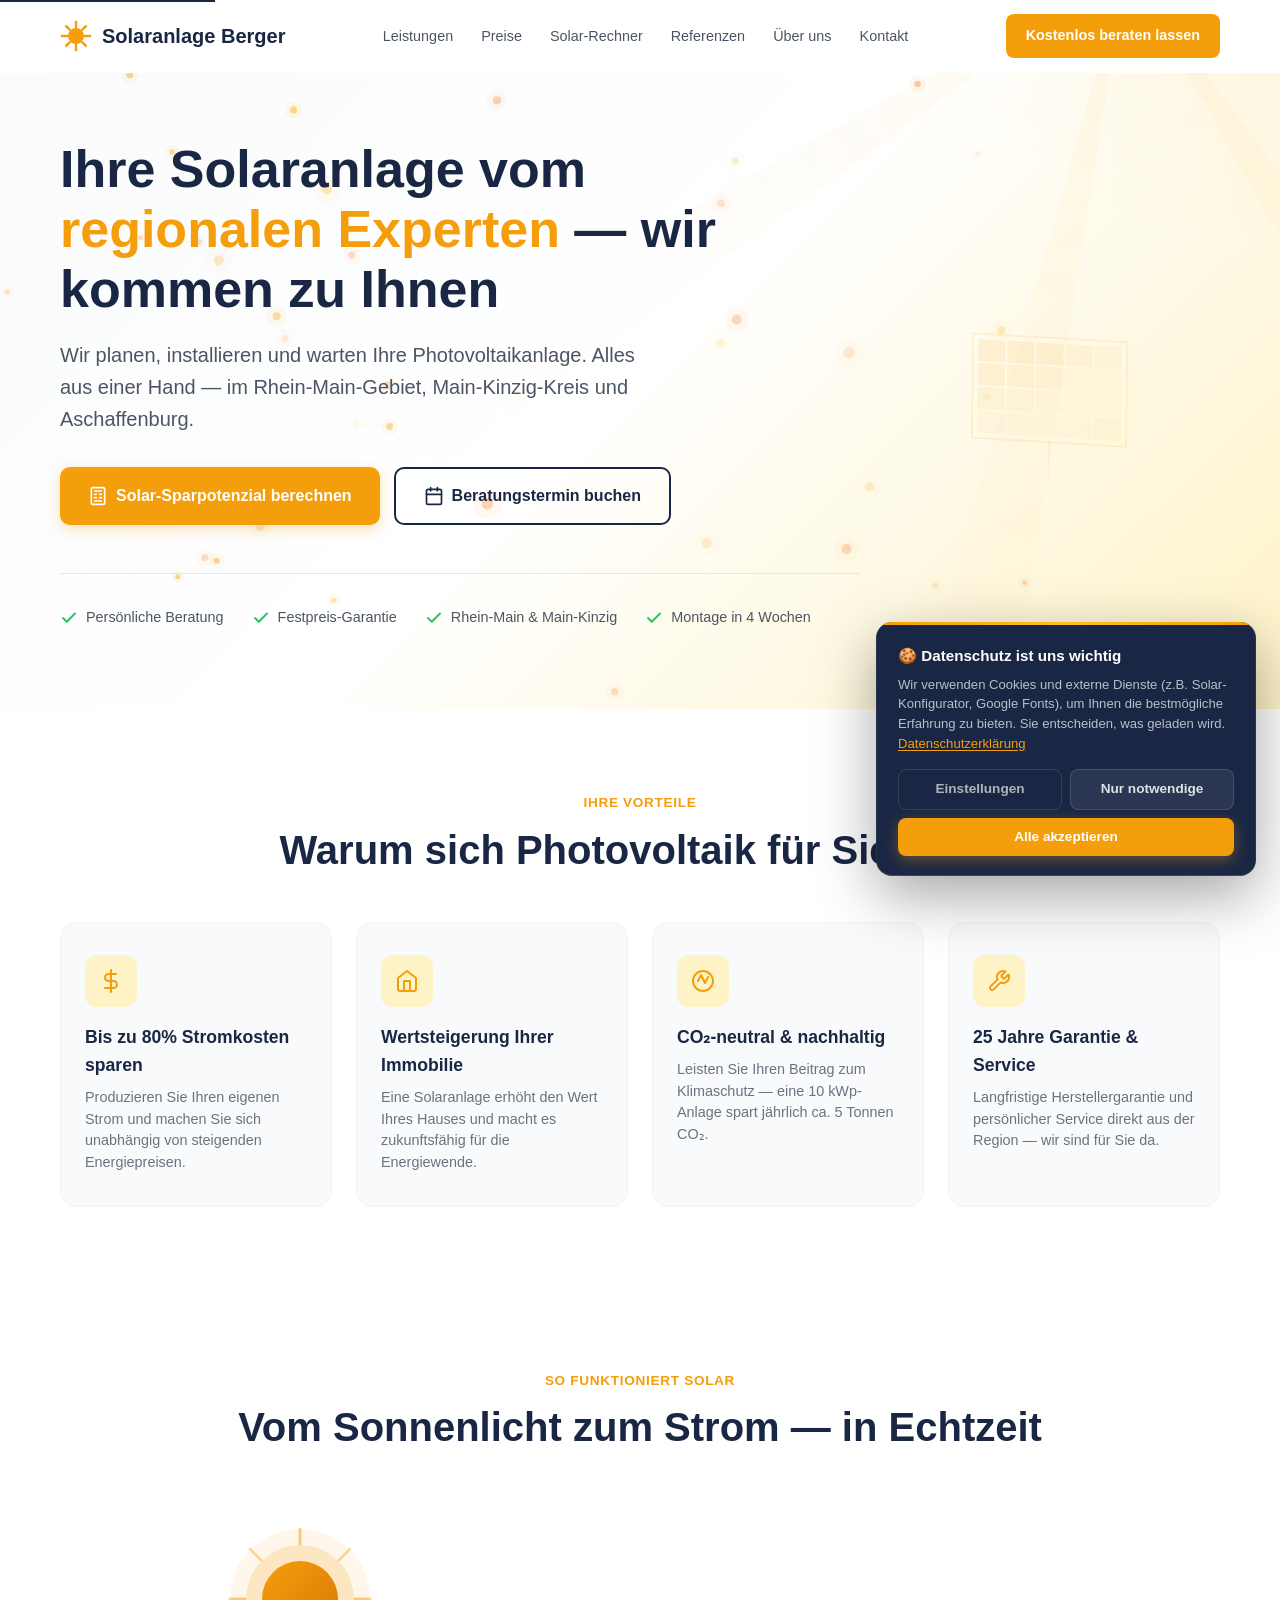
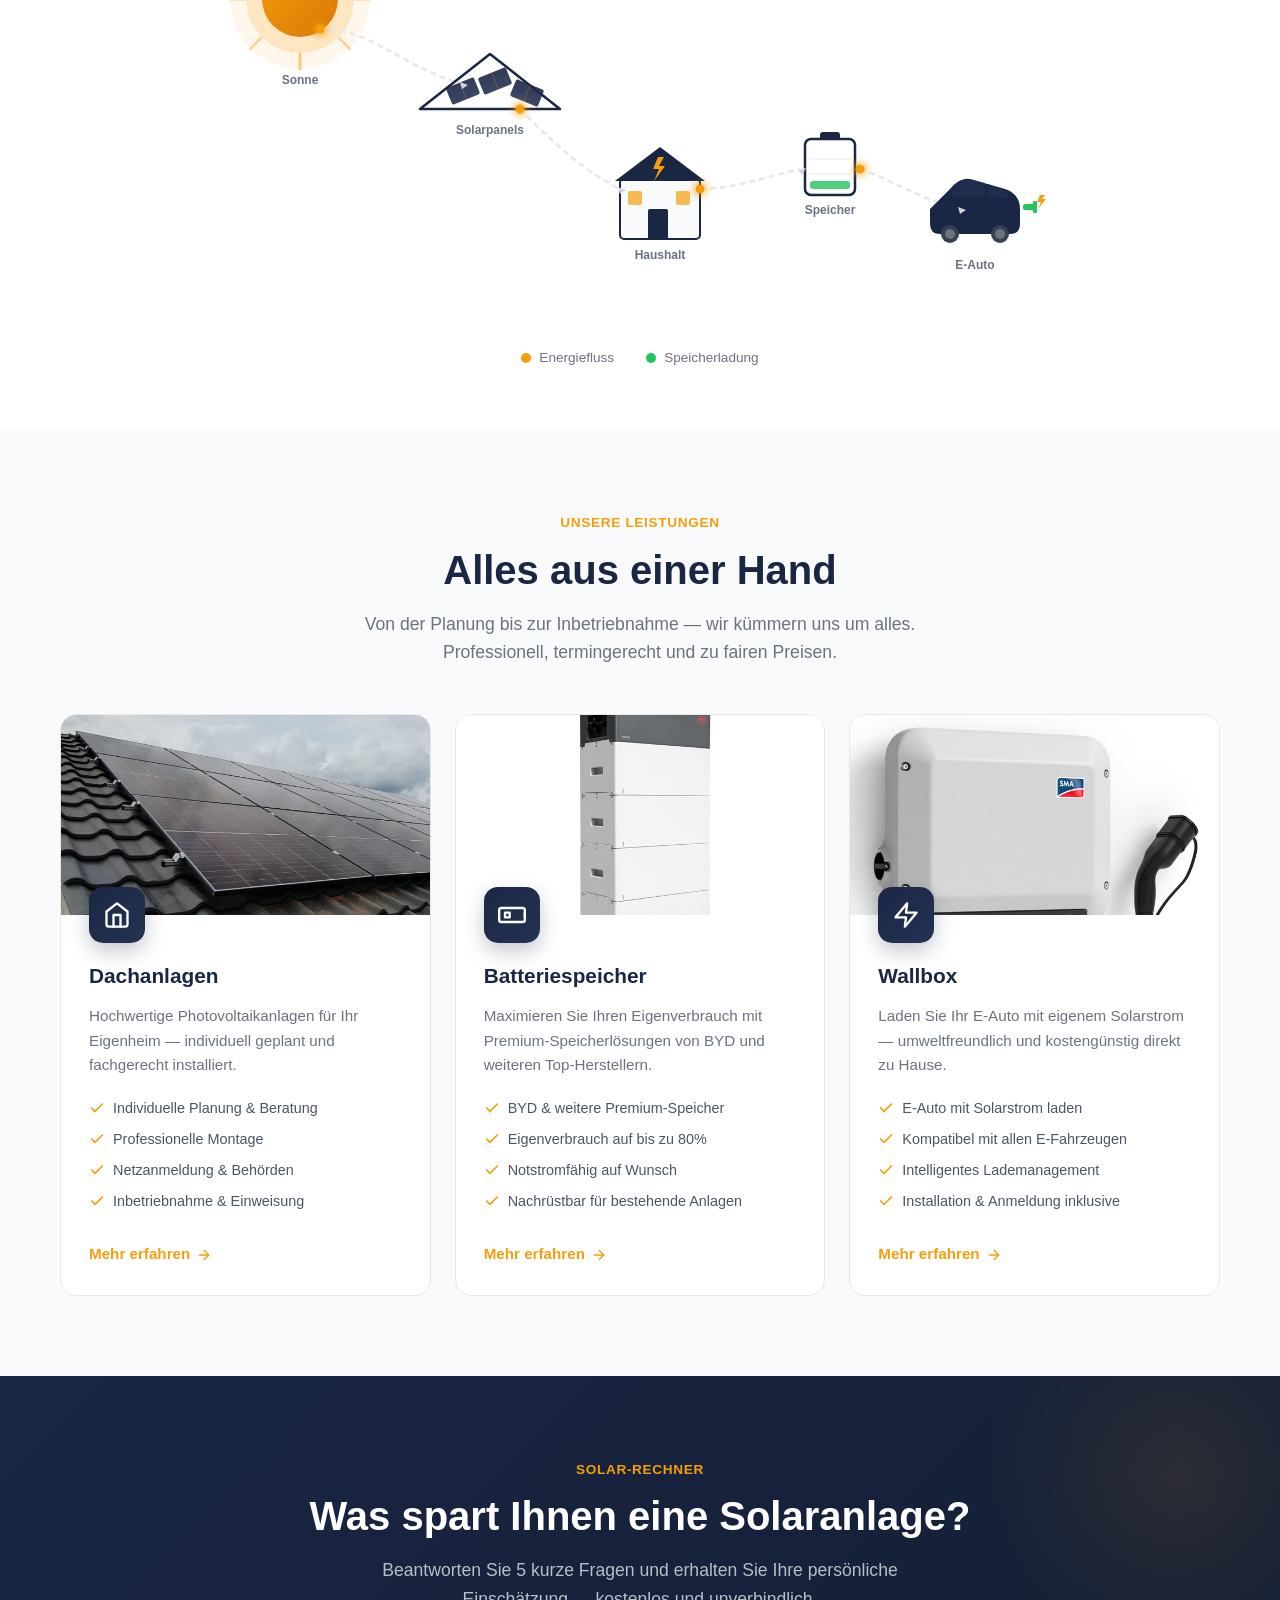
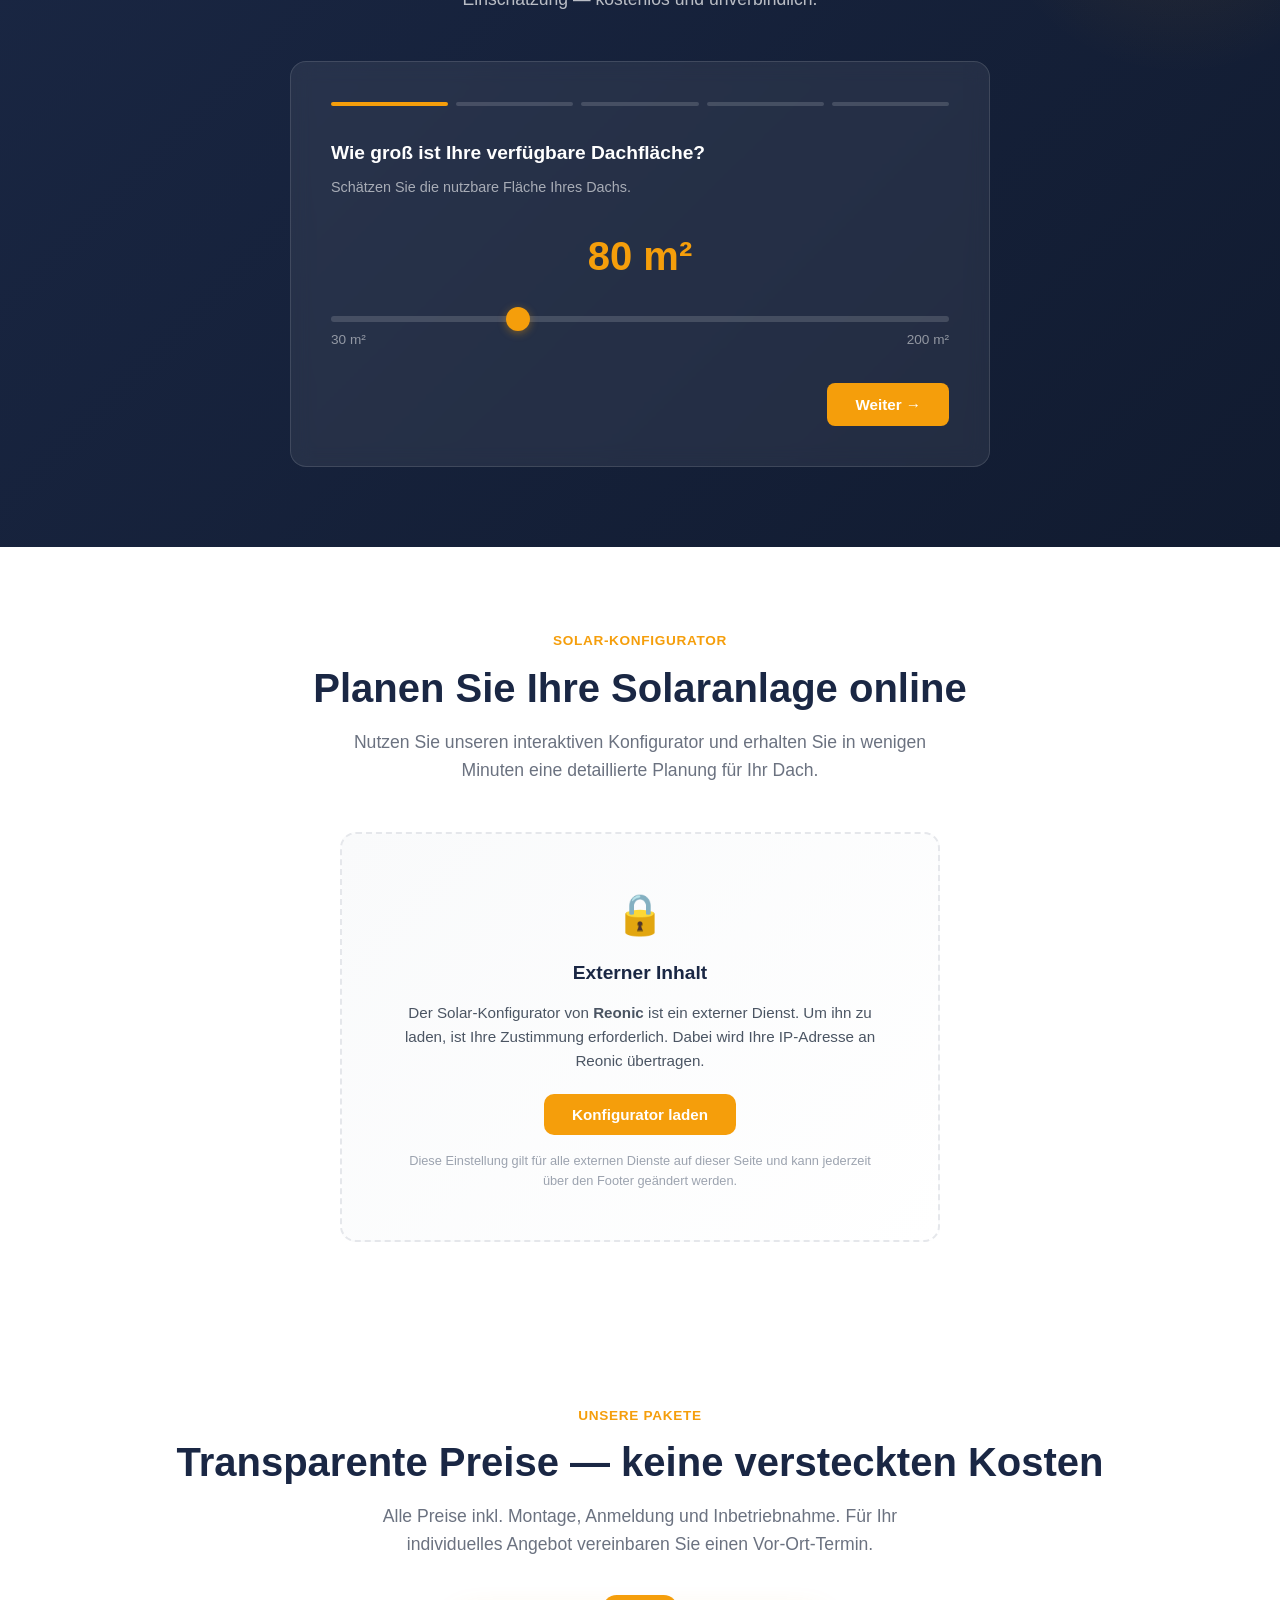
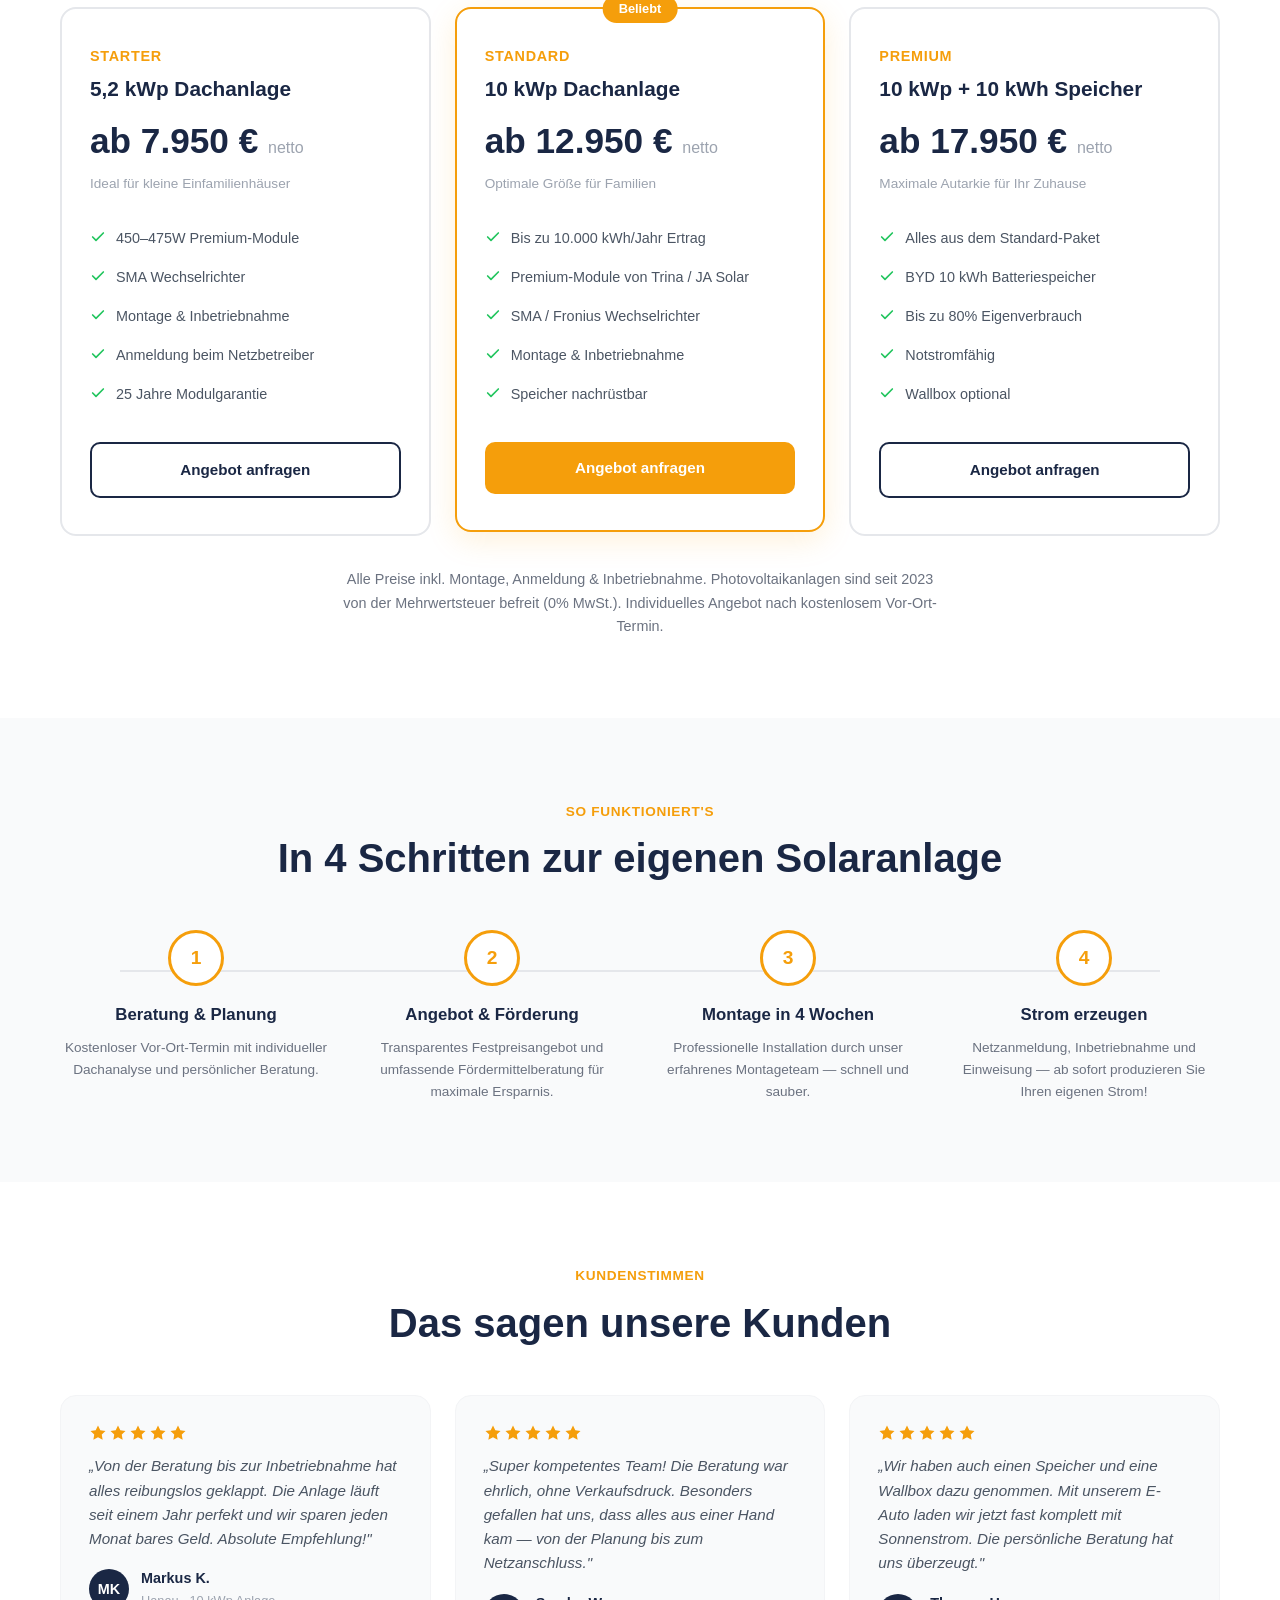
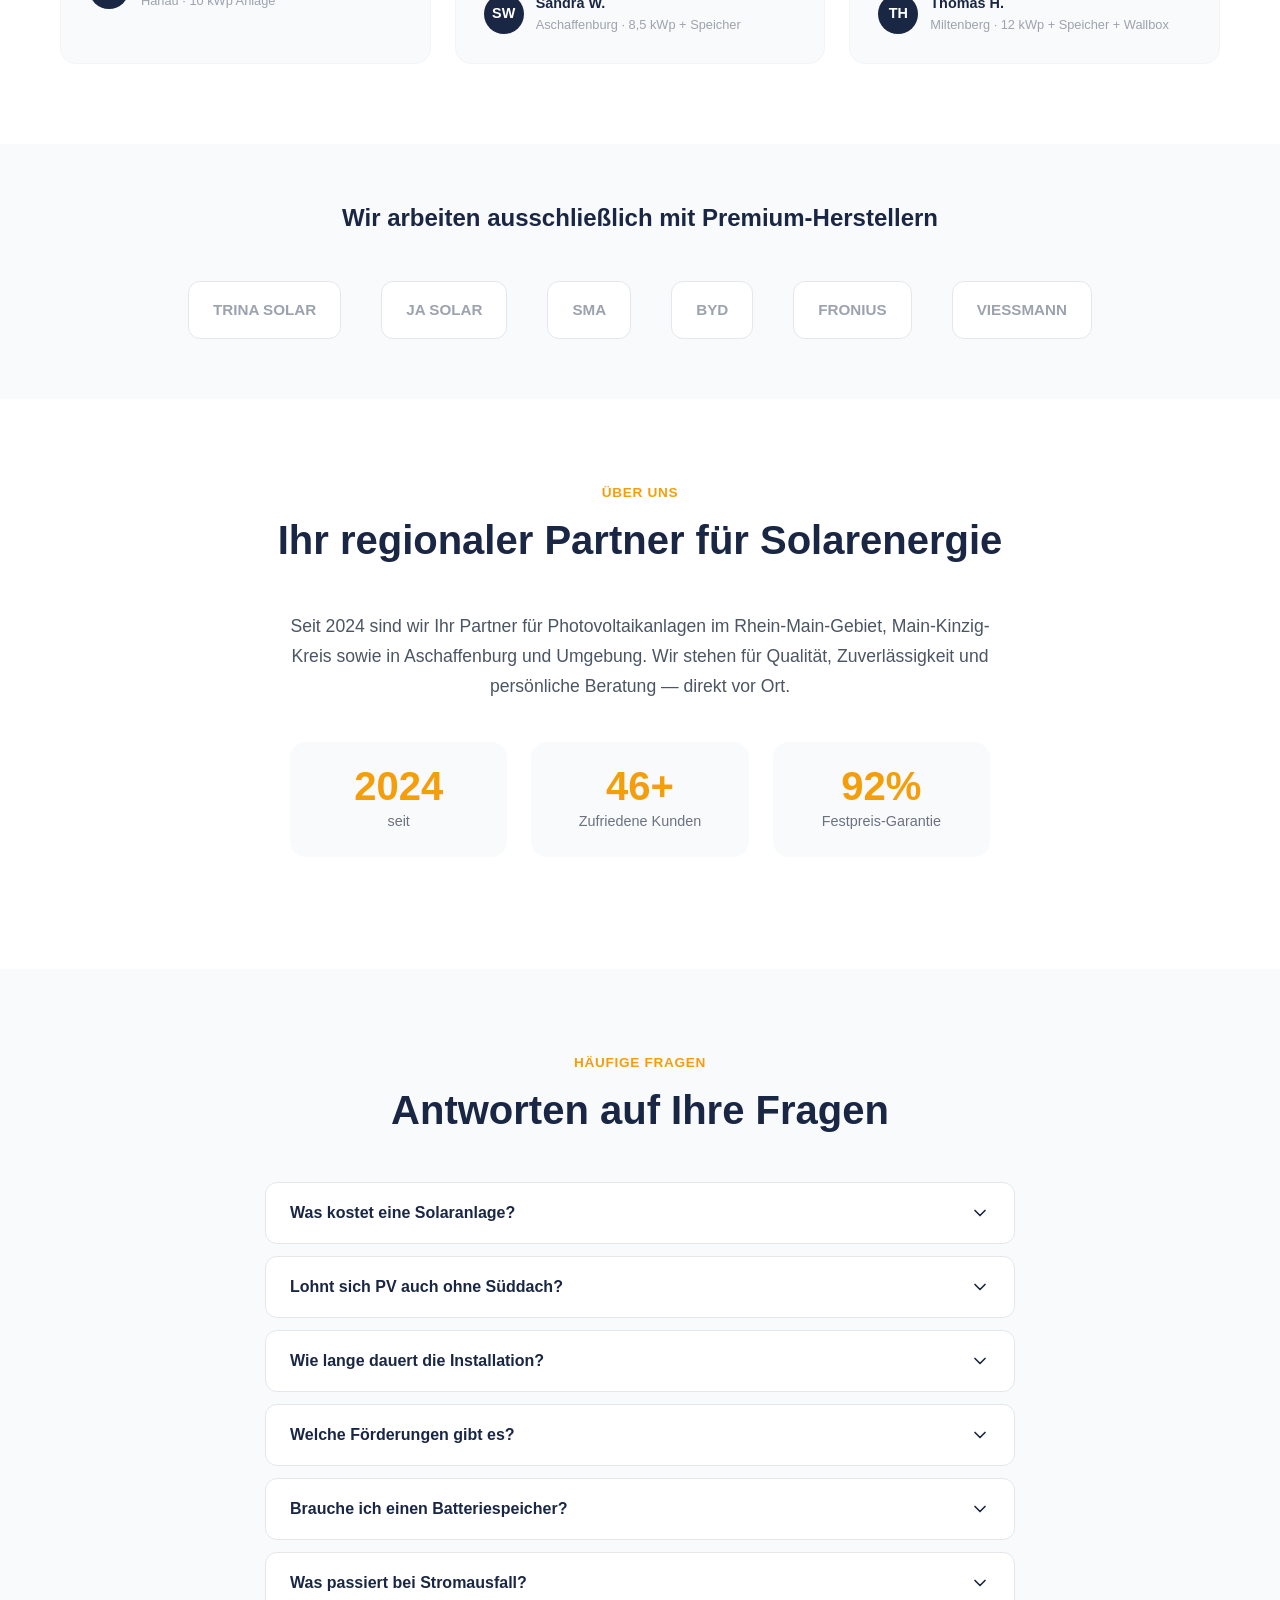
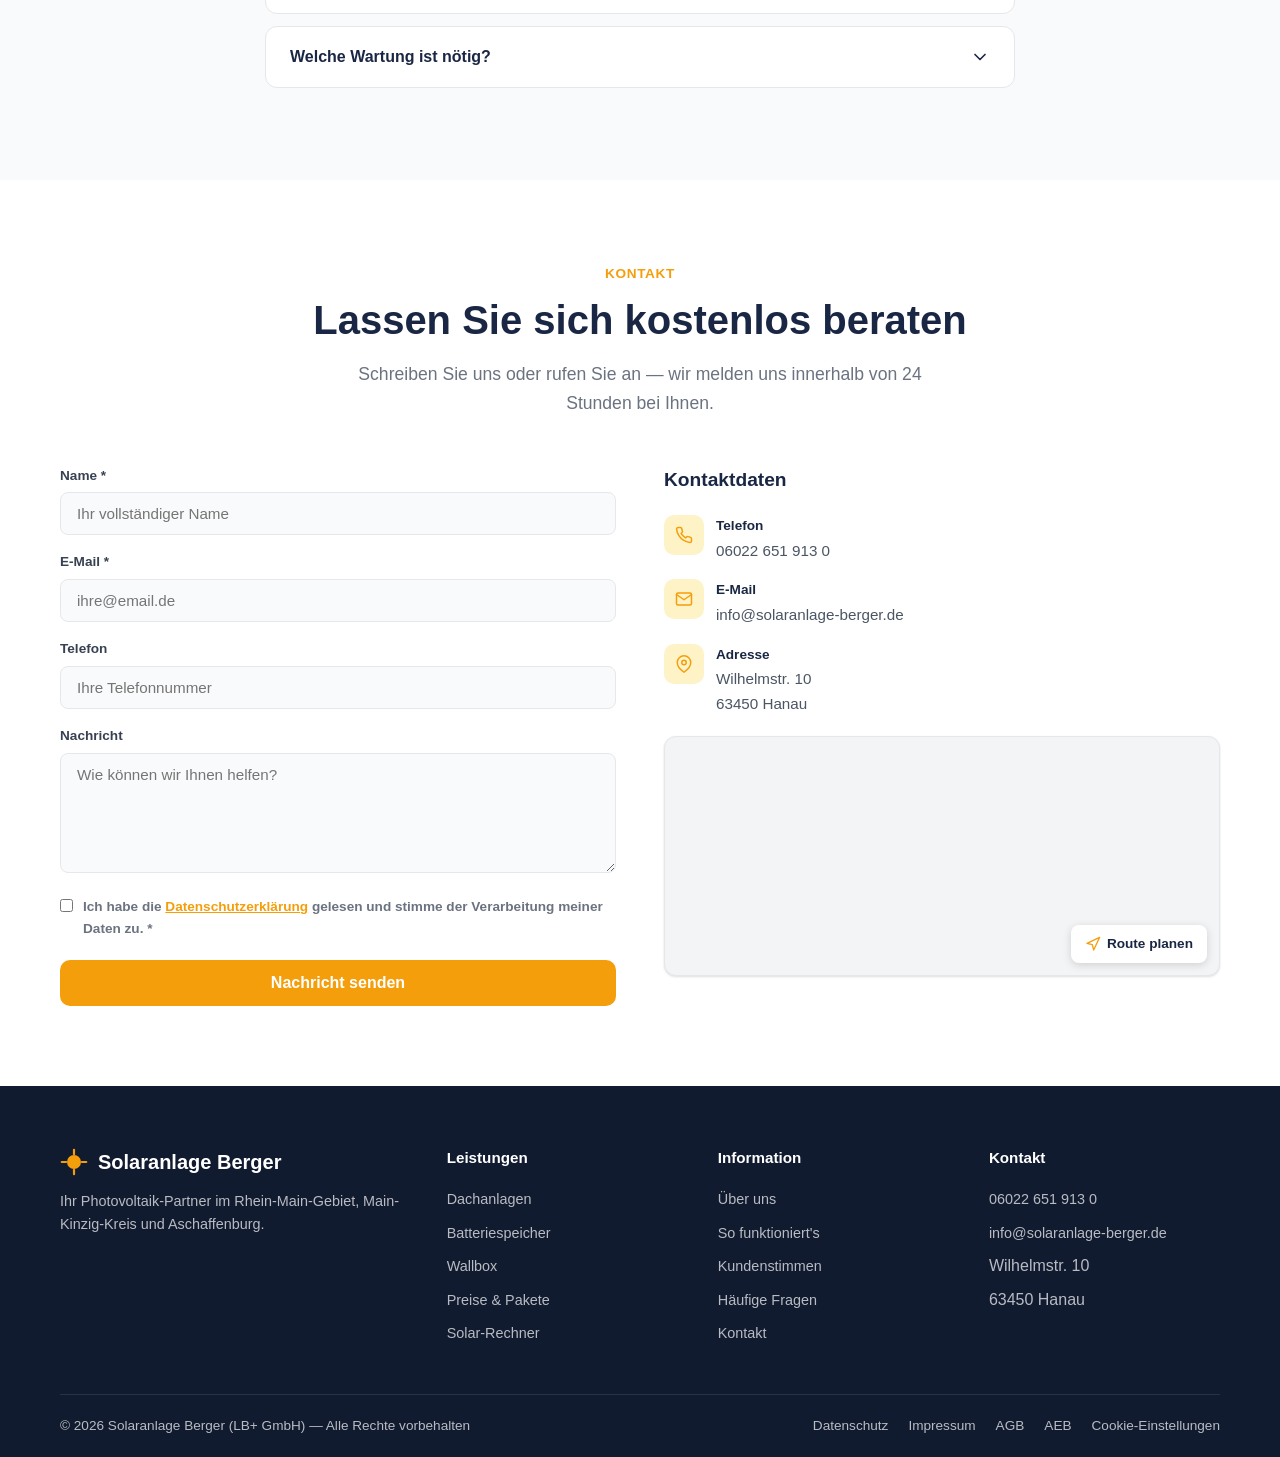
<file: index.html>
<!DOCTYPE html>
<html lang="de">
<head>
  <meta charset="UTF-8">
  <meta name="viewport" content="width=device-width, initial-scale=1.0">
  <title>Solaranlage Berger — Photovoltaik im Rhein-Main-Gebiet | LB+ GmbH</title>
  <meta name="description" content="Solaranlage Berger — Ihr Photovoltaik-Spezialist im Rhein-Main-Gebiet, Main-Kinzig-Kreis & Aschaffenburg. Dachanlagen, Batteriespeicher & Wallbox. Persönliche Beratung, faire Preise.">
  <meta name="keywords" content="Photovoltaik Rhein-Main, Solaranlage Main-Kinzig-Kreis, PV-Anlage Aschaffenburg, Solar Frankfurt, Solar Offenbach, Photovoltaik Hessen, Batteriespeicher, Wallbox, Solarinstallateur Rhein-Main, BYD Speicher, Trina Solar">
  <link rel="canonical" href="https://www.solaranlage-berger.de/">

  <!-- Open Graph -->
  <meta property="og:title" content="Solaranlage Berger — Photovoltaik vom regionalen Experten">
  <meta property="og:description" content="Dachanlagen, Batteriespeicher & Wallbox — alles aus einer Hand. Photovoltaik-Spezialist für Rhein-Main, Main-Kinzig-Kreis & Aschaffenburg.">
  <meta property="og:type" content="website">
  <meta property="og:url" content="https://www.solaranlage-berger.de/">
  <meta property="og:locale" content="de_DE">
  <meta property="og:site_name" content="Solaranlage Berger">
  <meta property="og:image" content="https://www.solaranlage-berger.de/og-image.jpg">
  <meta property="og:image:width" content="1200">
  <meta property="og:image:height" content="630">
  <meta property="og:image:type" content="image/jpeg">
  <meta name="twitter:card" content="summary_large_image">
  <meta name="twitter:image" content="https://www.solaranlage-berger.de/og-image.jpg">

  <!-- Fonts werden nach Consent via JS geladen (siehe consent.js) -->
  <link id="google-fonts-link" rel="preconnect" href="https://fonts.googleapis.com" disabled>

  <!-- Schema.org JSON-LD: LocalBusiness -->
  <script type="application/ld+json">
  {
    "@context": "https://schema.org",
    "@type": "LocalBusiness",
    "@id": "https://www.solaranlage-berger.de/#business",
    "name": "Solaranlage Berger",
    "legalName": "LB+ GmbH",
    "alternateName": "Solaranlage Berger (LB+ GmbH)",
    "description": "Ihr Photovoltaik-Spezialist — Dachanlagen, Batteriespeicher und Wallbox aus einer Hand.",
    "url": "https://www.solaranlage-berger.de",
    "logo": "https://www.solaranlage-berger.de/favicon.svg",
    "image": "https://www.solaranlage-berger.de/og-image.jpg",
    "foundingDate": "2024",
    "telephone": "+4960226519130",
    "email": "info@solaranlage-berger.de",
    "address": {
      "@type": "PostalAddress",
      "streetAddress": "Wilhelmstr. 10",
      "addressLocality": "Hanau",
      "postalCode": "63450",
      "addressRegion": "Hessen",
      "addressCountry": "DE"
    },
    "geo": {
      "@type": "GeoCoordinates",
      "latitude": 50.1402,
      "longitude": 8.9223
    },
    "areaServed": [
      { "@type": "AdministrativeArea", "name": "Rhein-Main-Gebiet" },
      { "@type": "AdministrativeArea", "name": "Main-Kinzig-Kreis" },
      { "@type": "City", "name": "Frankfurt am Main" },
      { "@type": "City", "name": "Offenbach am Main" },
      { "@type": "City", "name": "Aschaffenburg" },
      { "@type": "City", "name": "Hanau" }
    ],
    "priceRange": "€€",
    "sameAs": []
  }
  </script>

  <!-- Schema.org JSON-LD: FAQPage -->
  <script type="application/ld+json">
  {
    "@context": "https://schema.org",
    "@type": "FAQPage",
    "mainEntity": [
      {
        "@type": "Question",
        "name": "Was kostet eine Solaranlage?",
        "acceptedAnswer": {
          "@type": "Answer",
          "text": "Eine Photovoltaikanlage für ein Einfamilienhaus kostet bei uns ab 7.950 € (5,2 kWp) bis ca. 17.950 € (10 kWp mit 10 kWh Speicher). Der genaue Preis hängt von Dachgröße, Ausrichtung und gewünschter Ausstattung ab. Wir erstellen Ihnen gerne ein individuelles Angebot nach einem kostenlosen Vor-Ort-Termin."
        }
      },
      {
        "@type": "Question",
        "name": "Lohnt sich PV auch ohne Süddach?",
        "acceptedAnswer": {
          "@type": "Answer",
          "text": "Ja! Auch Ost-West-Dächer eignen sich hervorragend für Photovoltaik. Der Ertrag ist zwar etwas geringer als bei reiner Südausrichtung, dafür verteilt sich die Stromerzeugung gleichmäßiger über den Tag — ideal für den Eigenverbrauch."
        }
      },
      {
        "@type": "Question",
        "name": "Wie lange dauert die Installation?",
        "acceptedAnswer": {
          "@type": "Answer",
          "text": "Von der Auftragsbestätigung bis zur Inbetriebnahme vergehen in der Regel etwa 4 Wochen. Die eigentliche Montage auf dem Dach dauert meist nur 1–2 Tage."
        }
      },
      {
        "@type": "Question",
        "name": "Welche Förderungen gibt es?",
        "acceptedAnswer": {
          "@type": "Answer",
          "text": "Photovoltaikanlagen sind seit 2023 von der Mehrwertsteuer befreit (0% MwSt.). Zusätzlich gibt es KfW-Förderprogramme und je nach Kommune weitere Zuschüsse. Wir beraten Sie umfassend zu allen verfügbaren Fördermöglichkeiten."
        }
      },
      {
        "@type": "Question",
        "name": "Brauche ich einen Batteriespeicher?",
        "acceptedAnswer": {
          "@type": "Answer",
          "text": "Ein Speicher erhöht Ihren Eigenverbrauch von ca. 30% auf bis zu 70% und macht Sie unabhängiger vom Stromnetz. Besonders bei hohem Abendverbrauch oder einem E-Auto lohnt sich ein Speicher schnell."
        }
      },
      {
        "@type": "Question",
        "name": "Was passiert bei Stromausfall?",
        "acceptedAnswer": {
          "@type": "Answer",
          "text": "Eine Standard-PV-Anlage schaltet sich bei Stromausfall aus Sicherheitsgründen ab. Mit einem Batteriespeicher mit Notstromfunktion können Sie jedoch auch bei Netzausfall weiter Strom nutzen. Wir beraten Sie gerne zu den Optionen."
        }
      }
    ]
  }
  </script>

  <!-- Schema.org JSON-LD: Products -->
  <script type="application/ld+json">
  [
    {
      "@context": "https://schema.org",
      "@type": "Product",
      "name": "Solaranlage Starter — 5,2 kWp",
      "description": "Photovoltaikanlage für kleine Einfamilienhäuser mit 450–475W Modulen und SMA Wechselrichter. Inkl. Montage & Inbetriebnahme.",
      "brand": { "@type": "Brand", "name": "Solaranlage Berger" },
      "offers": {
        "@type": "Offer",
        "price": "7950",
        "priceCurrency": "EUR",
        "priceValidUntil": "2026-12-31",
        "availability": "https://schema.org/InStock"
      }
    },
    {
      "@context": "https://schema.org",
      "@type": "Product",
      "name": "Solaranlage Standard — 10 kWp",
      "description": "Optimale Photovoltaikanlage für Familien mit bis zu 10.000 kWh/Jahr Ertrag. Inkl. Montage & Inbetriebnahme.",
      "brand": { "@type": "Brand", "name": "Solaranlage Berger" },
      "offers": {
        "@type": "Offer",
        "price": "12950",
        "priceCurrency": "EUR",
        "priceValidUntil": "2026-12-31",
        "availability": "https://schema.org/InStock"
      }
    },
    {
      "@context": "https://schema.org",
      "@type": "Product",
      "name": "Solaranlage Premium — 10 kWp + 10 kWh Speicher",
      "description": "Komplettpaket für maximale Autarkie mit BYD Batteriespeicher. Inkl. Montage & Inbetriebnahme.",
      "brand": { "@type": "Brand", "name": "Solaranlage Berger" },
      "offers": {
        "@type": "Offer",
        "price": "17950",
        "priceCurrency": "EUR",
        "priceValidUntil": "2026-12-31",
        "availability": "https://schema.org/InStock"
      }
    }
  ]
  </script>

  <!-- Styles -->
  <link rel="stylesheet" href="css/styles.css?v=11">
  <link rel="icon" type="image/svg+xml" href="/favicon.svg">
  <link rel="apple-touch-icon" href="/favicon.svg">
</head>
<body>
  <!-- Skip Link for Accessibility -->
  <a href="#main-content" class="skip-link">Zum Hauptinhalt springen</a>

  <!-- ===== HEADER ===== -->
  <header class="header" role="banner">
    <div class="container header-inner">
      <a href="#" class="logo" aria-label="Solaranlage Berger — Startseite">
        <svg width="32" height="32" viewBox="0 0 32 32" fill="none" aria-hidden="true">
          <circle cx="16" cy="16" r="8" fill="#f59e0b"/>
          <line x1="16" y1="2" x2="16" y2="7" stroke="#f59e0b" stroke-width="2.5" stroke-linecap="round"/>
          <line x1="16" y1="25" x2="16" y2="30" stroke="#f59e0b" stroke-width="2.5" stroke-linecap="round"/>
          <line x1="2" y1="16" x2="7" y2="16" stroke="#f59e0b" stroke-width="2.5" stroke-linecap="round"/>
          <line x1="25" y1="16" x2="30" y2="16" stroke="#f59e0b" stroke-width="2.5" stroke-linecap="round"/>
          <line x1="6.1" y1="6.1" x2="9.6" y2="9.6" stroke="#f59e0b" stroke-width="2.5" stroke-linecap="round"/>
          <line x1="22.4" y1="22.4" x2="25.9" y2="25.9" stroke="#f59e0b" stroke-width="2.5" stroke-linecap="round"/>
          <line x1="6.1" y1="25.9" x2="9.6" y2="22.4" stroke="#f59e0b" stroke-width="2.5" stroke-linecap="round"/>
          <line x1="22.4" y1="9.6" x2="25.9" y2="6.1" stroke="#f59e0b" stroke-width="2.5" stroke-linecap="round"/>
        </svg>
        Solaranlage Berger
      </a>

      <nav aria-label="Hauptnavigation">
        <ul class="nav-links" id="navLinks" role="menubar">
          <li role="none"><a href="#leistungen" role="menuitem">Leistungen</a></li>
          <li role="none"><a href="#preise" role="menuitem">Preise</a></li>
          <li role="none"><a href="#rechner" role="menuitem">Solar-Rechner</a></li>
          <li role="none"><a href="#referenzen" role="menuitem">Referenzen</a></li>
          <li role="none"><a href="#ueber-uns" role="menuitem">Über uns</a></li>
          <li role="none"><a href="#kontakt" role="menuitem">Kontakt</a></li>
        </ul>
      </nav>

      <div class="nav-right">
        <a href="#kontakt" class="nav-cta">Kostenlos beraten lassen</a>
        <button class="hamburger" id="hamburger" aria-label="Menü öffnen" aria-expanded="false" aria-controls="navLinks">
          <span></span><span></span><span></span>
        </button>
      </div>
    </div>
  </header>

  <!-- ===== MAIN ===== -->
  <main id="main-content">

    <!-- HERO -->
    <section class="hero" aria-labelledby="hero-heading">
      <canvas id="hero-canvas" class="hero-canvas" aria-hidden="true"></canvas>
      <div class="container">
        <div class="hero-content fade-up">
          <h1 id="hero-heading">Ihre Solaranlage vom <span>regionalen Experten</span> — wir kommen zu Ihnen</h1>
          <p class="hero-sub">Wir planen, installieren und warten Ihre Photovoltaikanlage. Alles aus einer Hand — im Rhein-Main-Gebiet, Main-Kinzig-Kreis und Aschaffenburg.</p>
          <div class="hero-ctas">
            <a href="#rechner" class="btn-primary">
              <svg width="20" height="20" viewBox="0 0 24 24" fill="none" stroke="currentColor" stroke-width="2" stroke-linecap="round" stroke-linejoin="round" aria-hidden="true"><rect x="4" y="2" width="16" height="20" rx="2"/><line x1="8" y1="6" x2="16" y2="6"/><line x1="8" y1="10" x2="10" y2="10"/><line x1="14" y1="10" x2="16" y2="10"/><line x1="8" y1="14" x2="10" y2="14"/><line x1="14" y1="14" x2="16" y2="14"/><line x1="8" y1="18" x2="16" y2="18"/></svg>
              Solar-Sparpotenzial berechnen
            </a>
            <a href="#kontakt" class="btn-secondary">
              <svg width="20" height="20" viewBox="0 0 24 24" fill="none" stroke="currentColor" stroke-width="2" stroke-linecap="round" stroke-linejoin="round" aria-hidden="true"><rect x="3" y="4" width="18" height="18" rx="2"/><line x1="16" y1="2" x2="16" y2="6"/><line x1="8" y1="2" x2="8" y2="6"/><line x1="3" y1="10" x2="21" y2="10"/></svg>
              Beratungstermin buchen
            </a>
          </div>
          <div class="trust-bar">
            <div class="trust-item">
              <svg width="18" height="18" viewBox="0 0 24 24" fill="none" stroke="currentColor" stroke-width="2.5" stroke-linecap="round" stroke-linejoin="round" aria-hidden="true"><polyline points="20 6 9 17 4 12"/></svg>
              Persönliche Beratung
            </div>
            <div class="trust-item">
              <svg width="18" height="18" viewBox="0 0 24 24" fill="none" stroke="currentColor" stroke-width="2.5" stroke-linecap="round" stroke-linejoin="round" aria-hidden="true"><polyline points="20 6 9 17 4 12"/></svg>
              Festpreis-Garantie
            </div>
            <div class="trust-item">
              <svg width="18" height="18" viewBox="0 0 24 24" fill="none" stroke="currentColor" stroke-width="2.5" stroke-linecap="round" stroke-linejoin="round" aria-hidden="true"><polyline points="20 6 9 17 4 12"/></svg>
              Rhein-Main & Main-Kinzig
            </div>
            <div class="trust-item">
              <svg width="18" height="18" viewBox="0 0 24 24" fill="none" stroke="currentColor" stroke-width="2.5" stroke-linecap="round" stroke-linejoin="round" aria-hidden="true"><polyline points="20 6 9 17 4 12"/></svg>
              Montage in 4 Wochen
            </div>
          </div>
        </div>
      </div>
    </section>

    <!-- USP / VORTEILE -->
    <section class="usp-section" id="vorteile" aria-labelledby="usp-heading">
      <div class="container">
        <div class="section-header center fade-up">
          <p class="section-label">Ihre Vorteile</p>
          <h2 id="usp-heading" class="section-title">Warum sich Photovoltaik für Sie lohnt</h2>
        </div>
        <div class="usp-grid">
          <div class="usp-card fade-up">
            <div class="usp-icon" aria-hidden="true">
              <svg width="24" height="24" viewBox="0 0 24 24" fill="none" stroke="#f59e0b" stroke-width="2" stroke-linecap="round" stroke-linejoin="round"><line x1="12" y1="1" x2="12" y2="23"/><path d="M17 5H9.5a3.5 3.5 0 0 0 0 7h5a3.5 3.5 0 0 1 0 7H6"/></svg>
            </div>
            <h3>Bis zu 80% Stromkosten sparen</h3>
            <p>Produzieren Sie Ihren eigenen Strom und machen Sie sich unabhängig von steigenden Energiepreisen.</p>
          </div>
          <div class="usp-card fade-up">
            <div class="usp-icon" aria-hidden="true">
              <svg width="24" height="24" viewBox="0 0 24 24" fill="none" stroke="#f59e0b" stroke-width="2" stroke-linecap="round" stroke-linejoin="round"><path d="M3 9l9-7 9 7v11a2 2 0 0 1-2 2H5a2 2 0 0 1-2-2z"/><polyline points="9 22 9 12 15 12 15 22"/></svg>
            </div>
            <h3>Wertsteigerung Ihrer Immobilie</h3>
            <p>Eine Solaranlage erhöht den Wert Ihres Hauses und macht es zukunftsfähig für die Energiewende.</p>
          </div>
          <div class="usp-card fade-up">
            <div class="usp-icon" aria-hidden="true">
              <svg width="24" height="24" viewBox="0 0 24 24" fill="none" stroke="#f59e0b" stroke-width="2" stroke-linecap="round" stroke-linejoin="round"><path d="M12 22c5.523 0 10-4.477 10-10S17.523 2 12 2 2 6.477 2 12s4.477 10 10 10z"/><path d="M7 12l3-6 4 8 3-6"/></svg>
            </div>
            <h3>CO₂-neutral & nachhaltig</h3>
            <p>Leisten Sie Ihren Beitrag zum Klimaschutz — eine 10 kWp-Anlage spart jährlich ca. 5 Tonnen CO₂.</p>
          </div>
          <div class="usp-card fade-up">
            <div class="usp-icon" aria-hidden="true">
              <svg width="24" height="24" viewBox="0 0 24 24" fill="none" stroke="#f59e0b" stroke-width="2" stroke-linecap="round" stroke-linejoin="round"><path d="M14.7 6.3a1 1 0 0 0 0 1.4l1.6 1.6a1 1 0 0 0 1.4 0l3.77-3.77a6 6 0 0 1-7.94 7.94l-6.91 6.91a2.12 2.12 0 0 1-3-3l6.91-6.91a6 6 0 0 1 7.94-7.94l-3.76 3.76z"/></svg>
            </div>
            <h3>25 Jahre Garantie & Service</h3>
            <p>Langfristige Herstellergarantie und persönlicher Service direkt aus der Region — wir sind für Sie da.</p>
          </div>
        </div>
      </div>
    </section>

    <!-- STROMFLUSS / ENERGY FLOW -->
    <section class="stromfluss-section" id="stromfluss" aria-labelledby="stromfluss-heading">
      <div class="container">
        <div class="section-header center fade-up">
          <p class="section-label">So funktioniert Solar</p>
          <h2 id="stromfluss-heading" class="section-title">Vom Sonnenlicht zum Strom — in Echtzeit</h2>
        </div>
        <div class="stromfluss-wrapper fade-up">
          <svg xmlns="http://www.w3.org/2000/svg" viewBox="0 0 900 420" class="stromfluss-svg" aria-label="Animierte Darstellung des Energieflusses: Sonne zu Solarpanels zu Haus zu Batterie zu Elektroauto" role="img">
            <style>
              /* Sun pulse */
              @keyframes sunPulse {
                0%, 100% { r: 38; opacity: 1; }
                50% { r: 42; opacity: 0.85; }
              }
              @keyframes sunGlow {
                0%, 100% { r: 54; opacity: 0.18; }
                50% { r: 62; opacity: 0.28; }
              }
              @keyframes rayRotate {
                0% { transform: rotate(0deg); }
                100% { transform: rotate(360deg); }
              }
              /* Energy dot flow */
              @keyframes flowSunToPanel {
                0% { offset-distance: 0%; opacity: 0; }
                10% { opacity: 1; }
                90% { opacity: 1; }
                100% { offset-distance: 100%; opacity: 0; }
              }
              @keyframes flowPanelToHouse {
                0% { offset-distance: 0%; opacity: 0; }
                10% { opacity: 1; }
                90% { opacity: 1; }
                100% { offset-distance: 100%; opacity: 0; }
              }
              @keyframes flowHouseToBattery {
                0% { offset-distance: 0%; opacity: 0; }
                10% { opacity: 1; }
                90% { opacity: 1; }
                100% { offset-distance: 100%; opacity: 0; }
              }
              @keyframes flowBatteryToCar {
                0% { offset-distance: 0%; opacity: 0; }
                10% { opacity: 1; }
                90% { opacity: 1; }
                100% { offset-distance: 100%; opacity: 0; }
              }
              /* Battery fill */
              @keyframes batteryFill {
                0%, 10% { height: 8px; y: 282; }
                60%, 100% { height: 40px; y: 250; }
              }
              /* Car charge blink */
              @keyframes chargeBlink {
                0%, 49% { opacity: 1; }
                50%, 100% { opacity: 0.3; }
              }
              /* Dot styles */
              .energy-dot {
                width: 8px;
                height: 8px;
                fill: #f59e0b;
                filter: drop-shadow(0 0 4px rgba(245,158,11,0.7));
              }
              .dot-sun-panel {
                offset-path: path('M 130,130 C 180,130 200,160 270,185');
                animation: flowSunToPanel 2s linear infinite;
              }
              .dot-sun-panel:nth-child(2) { animation-delay: 0.5s; }
              .dot-sun-panel:nth-child(3) { animation-delay: 1.0s; }
              .dot-sun-panel:nth-child(4) { animation-delay: 1.5s; }
              .dot-panel-house {
                offset-path: path('M 330,210 C 360,240 390,270 430,290');
                animation: flowPanelToHouse 1.8s linear infinite;
              }
              .dot-panel-house:nth-child(2) { animation-delay: 0.6s; }
              .dot-panel-house:nth-child(3) { animation-delay: 1.2s; }
              .dot-house-battery {
                offset-path: path('M 510,290 C 540,290 570,280 610,270');
                animation: flowHouseToBattery 1.6s linear infinite;
              }
              .dot-house-battery:nth-child(2) { animation-delay: 0.53s; }
              .dot-house-battery:nth-child(3) { animation-delay: 1.06s; }
              .dot-battery-car {
                offset-path: path('M 670,270 C 700,280 730,300 770,310');
                animation: flowBatteryToCar 1.6s linear infinite;
              }
              .dot-battery-car:nth-child(2) { animation-delay: 0.53s; }
              .dot-battery-car:nth-child(3) { animation-delay: 1.06s; }
              .sun-core {
                animation: sunPulse 3s ease-in-out infinite;
              }
              .sun-glow {
                animation: sunGlow 3s ease-in-out infinite;
              }
              .sun-rays {
                animation: rayRotate 20s linear infinite;
                transform-origin: 110px 100px;
              }
              .battery-level {
                animation: batteryFill 4s ease-in-out infinite alternate;
              }
              .charge-indicator {
                animation: chargeBlink 1s ease-in-out infinite;
              }
              .stromfluss-label {
                font-family: 'Plus Jakarta Sans', -apple-system, BlinkMacSystemFont, sans-serif;
                font-size: 12px;
                font-weight: 600;
                fill: #6b7280;
                text-anchor: middle;
              }
            </style>

            <defs>
              <linearGradient id="sfPanelGrad" x1="0" y1="0" x2="0" y2="1">
                <stop offset="0%" stop-color="#1a2744"/>
                <stop offset="100%" stop-color="#243352"/>
              </linearGradient>
              <linearGradient id="sfAccentGrad" x1="0" y1="0" x2="1" y2="1">
                <stop offset="0%" stop-color="#f59e0b"/>
                <stop offset="100%" stop-color="#d97706"/>
              </linearGradient>
              <filter id="sfGlow">
                <feGaussianBlur stdDeviation="3" result="blur"/>
                <feMerge><feMergeNode in="blur"/><feMergeNode in="SourceGraphic"/></feMerge>
              </filter>
            </defs>

            <!-- ====== SUN ====== -->
            <g>
              <circle class="sun-glow" cx="110" cy="100" r="54" fill="#f59e0b" opacity="0.18"/>
              <circle class="sun-glow" cx="110" cy="100" r="70" fill="#f59e0b" opacity="0.08" style="animation-delay: 0.5s;"/>
              <g class="sun-rays">
                <line x1="110" y1="45" x2="110" y2="30" stroke="#f59e0b" stroke-width="3" stroke-linecap="round" opacity="0.5"/>
                <line x1="110" y1="155" x2="110" y2="170" stroke="#f59e0b" stroke-width="3" stroke-linecap="round" opacity="0.5"/>
                <line x1="55" y1="100" x2="40" y2="100" stroke="#f59e0b" stroke-width="3" stroke-linecap="round" opacity="0.5"/>
                <line x1="165" y1="100" x2="180" y2="100" stroke="#f59e0b" stroke-width="3" stroke-linecap="round" opacity="0.5"/>
                <line x1="71" y1="61" x2="60" y2="50" stroke="#f59e0b" stroke-width="2.5" stroke-linecap="round" opacity="0.4"/>
                <line x1="149" y1="61" x2="160" y2="50" stroke="#f59e0b" stroke-width="2.5" stroke-linecap="round" opacity="0.4"/>
                <line x1="71" y1="139" x2="60" y2="150" stroke="#f59e0b" stroke-width="2.5" stroke-linecap="round" opacity="0.4"/>
                <line x1="149" y1="139" x2="160" y2="150" stroke="#f59e0b" stroke-width="2.5" stroke-linecap="round" opacity="0.4"/>
              </g>
              <circle class="sun-core" cx="110" cy="100" r="38" fill="url(#sfAccentGrad)"/>
              <text class="stromfluss-label" x="110" y="185">Sonne</text>
            </g>

            <!-- ====== CONNECTION: Sun → Panels ====== -->
            <path d="M 130,130 C 180,130 200,160 270,185" fill="none" stroke="#e5e7eb" stroke-width="2.5" stroke-dasharray="6 4"/>
            <circle class="energy-dot dot-sun-panel" cx="0" cy="0" r="4"><title>Energiefluss</title></circle>
            <circle class="energy-dot dot-sun-panel" cx="0" cy="0" r="4" style="animation-delay:0.5s"/>
            <circle class="energy-dot dot-sun-panel" cx="0" cy="0" r="4" style="animation-delay:1.0s"/>
            <circle class="energy-dot dot-sun-panel" cx="0" cy="0" r="4" style="animation-delay:1.5s"/>

            <!-- ====== SOLAR PANELS on ROOF ====== -->
            <g>
              <!-- Roof shape -->
              <polygon points="300,155 230,210 370,210" fill="none" stroke="#1a2744" stroke-width="2.5" stroke-linejoin="round"/>
              <!-- Panel row 1 -->
              <rect x="258" y="183" width="30" height="18" rx="2" fill="url(#sfPanelGrad)" transform="rotate(-22 273 192)" opacity="0.9"/>
              <rect x="290" y="173" width="30" height="18" rx="2" fill="url(#sfPanelGrad)" transform="rotate(-22 305 182)" opacity="0.9"/>
              <rect x="322" y="185" width="30" height="18" rx="2" fill="url(#sfPanelGrad)" transform="rotate(22 337 194)" opacity="0.9"/>
              <!-- Panel grid lines -->
              <line x1="273" y1="183" x2="273" y2="201" stroke="#f59e0b" stroke-width="0.5" transform="rotate(-22 273 192)" opacity="0.5"/>
              <line x1="305" y1="173" x2="305" y2="191" stroke="#f59e0b" stroke-width="0.5" transform="rotate(-22 305 182)" opacity="0.5"/>
              <line x1="337" y1="185" x2="337" y2="203" stroke="#f59e0b" stroke-width="0.5" transform="rotate(22 337 194)" opacity="0.5"/>
              <text class="stromfluss-label" x="300" y="235">Solarpanels</text>
            </g>

            <!-- ====== CONNECTION: Panels → House ====== -->
            <path d="M 330,210 C 360,240 390,270 430,290" fill="none" stroke="#e5e7eb" stroke-width="2.5" stroke-dasharray="6 4"/>
            <circle class="energy-dot dot-panel-house" cx="0" cy="0" r="4"/>
            <circle class="energy-dot dot-panel-house" cx="0" cy="0" r="4" style="animation-delay:0.6s"/>
            <circle class="energy-dot dot-panel-house" cx="0" cy="0" r="4" style="animation-delay:1.2s"/>

            <!-- ====== HOUSE (center) ====== -->
            <g>
              <!-- House body -->
              <rect x="430" y="280" width="80" height="60" rx="4" fill="#f9fafb" stroke="#1a2744" stroke-width="2"/>
              <!-- Roof -->
              <polygon points="425,282 470,248 515,282" fill="#1a2744"/>
              <!-- Door -->
              <rect x="458" y="310" width="20" height="30" rx="2" fill="#1a2744"/>
              <!-- Window -->
              <rect x="438" y="292" width="14" height="14" rx="2" fill="#f59e0b" opacity="0.7"/>
              <rect x="486" y="292" width="14" height="14" rx="2" fill="#f59e0b" opacity="0.7"/>
              <!-- Lightning bolt icon inside roof -->
              <polygon points="468,258 463,270 469,270 464,282 475,267 469,267 474,258" fill="#f59e0b"/>
              <text class="stromfluss-label" x="470" y="360">Haushalt</text>
            </g>

            <!-- ====== CONNECTION: House → Battery ====== -->
            <path d="M 510,290 C 540,290 570,280 610,270" fill="none" stroke="#e5e7eb" stroke-width="2.5" stroke-dasharray="6 4"/>
            <circle class="energy-dot dot-house-battery" cx="0" cy="0" r="4"/>
            <circle class="energy-dot dot-house-battery" cx="0" cy="0" r="4" style="animation-delay:0.53s"/>
            <circle class="energy-dot dot-house-battery" cx="0" cy="0" r="4" style="animation-delay:1.06s"/>

            <!-- ====== BATTERY ====== -->
            <g>
              <!-- Battery body -->
              <rect x="615" y="240" width="50" height="56" rx="6" fill="none" stroke="#1a2744" stroke-width="2.5"/>
              <!-- Battery cap -->
              <rect x="630" y="233" width="20" height="8" rx="3" fill="#1a2744"/>
              <!-- Battery fill level (animated) -->
              <rect class="battery-level" x="620" y="282" width="40" height="8" rx="3" fill="#22c55e" opacity="0.8"/>
              <!-- Battery segments -->
              <line x1="619" y1="260" x2="661" y2="260" stroke="#e5e7eb" stroke-width="1"/>
              <line x1="619" y1="275" x2="661" y2="275" stroke="#e5e7eb" stroke-width="1"/>
              <text class="stromfluss-label" x="640" y="315">Speicher</text>
            </g>

            <!-- ====== CONNECTION: Battery → Car ====== -->
            <path d="M 670,270 C 700,280 730,300 770,310" fill="none" stroke="#e5e7eb" stroke-width="2.5" stroke-dasharray="6 4"/>
            <circle class="energy-dot dot-battery-car" cx="0" cy="0" r="4"/>
            <circle class="energy-dot dot-battery-car" cx="0" cy="0" r="4" style="animation-delay:0.53s"/>
            <circle class="energy-dot dot-battery-car" cx="0" cy="0" r="4" style="animation-delay:1.06s"/>

            <!-- ====== ELECTRIC CAR ====== -->
            <g>
              <!-- Car body -->
              <path d="M 740,310 L 740,325 Q 740,335 750,335 L 820,335 Q 830,335 830,325 L 830,310 Q 830,295 815,290 L 780,280 Q 770,278 760,290 L 750,300 Q 740,310 740,310 Z" fill="#1a2744"/>
              <!-- Windows -->
              <path d="M 762,292 L 770,283 Q 775,280 780,280 L 795,284 L 795,298 L 762,298 Z" fill="#243352" opacity="0.6"/>
              <path d="M 798,285 L 812,290 Q 818,293 818,298 L 798,298 Z" fill="#243352" opacity="0.6"/>
              <!-- Wheels -->
              <circle cx="760" cy="335" r="9" fill="#374151"/>
              <circle cx="760" cy="335" r="5" fill="#6b7280"/>
              <circle cx="810" cy="335" r="9" fill="#374151"/>
              <circle cx="810" cy="335" r="5" fill="#6b7280"/>
              <!-- Charging plug -->
              <rect x="833" y="305" width="12" height="6" rx="2" fill="#22c55e"/>
              <rect x="843" y="302" width="4" height="12" rx="1" fill="#22c55e"/>
              <!-- Charge indicator -->
              <g class="charge-indicator">
                <polygon points="850,296 847,303 851,303 848,310 856,300 852,300 855,296" fill="#f59e0b"/>
              </g>
              <text class="stromfluss-label" x="785" y="370">E-Auto</text>
            </g>

            <!-- ====== Flow direction arrows on paths ====== -->
            <polygon points="270,183 278,186 272,190" fill="#d1d5db"/>
            <polygon points="428,288 436,291 430,295" fill="#d1d5db"/>
            <polygon points="608,271 616,269 612,276" fill="#d1d5db"/>
            <polygon points="768,308 776,311 770,315" fill="#d1d5db"/>

          </svg>
        </div>
        <div class="stromfluss-legend fade-up">
          <div class="stromfluss-legend-item">
            <span class="stromfluss-legend-dot" style="background:#f59e0b;"></span>
            <span>Energiefluss</span>
          </div>
          <div class="stromfluss-legend-item">
            <span class="stromfluss-legend-dot" style="background:#22c55e;"></span>
            <span>Speicherladung</span>
          </div>
        </div>
      </div>
    </section>

    <!-- LEISTUNGEN -->
    <section class="services-section" id="leistungen" aria-labelledby="services-heading">
      <div class="container">
        <div class="section-header center fade-up">
          <p class="section-label">Unsere Leistungen</p>
          <h2 id="services-heading" class="section-title">Alles aus einer Hand</h2>
          <p class="section-desc">Von der Planung bis zur Inbetriebnahme — wir kümmern uns um alles. Professionell, termingerecht und zu fairen Preisen.</p>
        </div>
        <div class="services-grid">
          <article class="service-card fade-up">
            <div class="service-image">
              <img src="images/dachanlage.jpg" alt="Photovoltaikanlage auf Einfamilienhaus" loading="lazy" width="400" height="225">
            </div>
            <div class="service-icon" aria-hidden="true">
              <svg width="28" height="28" viewBox="0 0 24 24" fill="none" stroke="currentColor" stroke-width="2" stroke-linecap="round" stroke-linejoin="round"><path d="M3 9l9-7 9 7v11a2 2 0 0 1-2 2H5a2 2 0 0 1-2-2z"/><polyline points="9 22 9 12 15 12 15 22"/></svg>
            </div>
            <h3>Dachanlagen</h3>
            <p>Hochwertige Photovoltaikanlagen für Ihr Eigenheim — individuell geplant und fachgerecht installiert.</p>
            <ul>
              <li><svg width="16" height="16" viewBox="0 0 24 24" fill="none" stroke="currentColor" stroke-width="2.5" stroke-linecap="round" stroke-linejoin="round" aria-hidden="true"><polyline points="20 6 9 17 4 12"/></svg> Individuelle Planung & Beratung</li>
              <li><svg width="16" height="16" viewBox="0 0 24 24" fill="none" stroke="currentColor" stroke-width="2.5" stroke-linecap="round" stroke-linejoin="round" aria-hidden="true"><polyline points="20 6 9 17 4 12"/></svg> Professionelle Montage</li>
              <li><svg width="16" height="16" viewBox="0 0 24 24" fill="none" stroke="currentColor" stroke-width="2.5" stroke-linecap="round" stroke-linejoin="round" aria-hidden="true"><polyline points="20 6 9 17 4 12"/></svg> Netzanmeldung & Behörden</li>
              <li><svg width="16" height="16" viewBox="0 0 24 24" fill="none" stroke="currentColor" stroke-width="2.5" stroke-linecap="round" stroke-linejoin="round" aria-hidden="true"><polyline points="20 6 9 17 4 12"/></svg> Inbetriebnahme & Einweisung</li>
            </ul>
            <a href="dachanlagen.html" class="btn-link">Mehr erfahren <svg width="16" height="16" viewBox="0 0 24 24" fill="none" stroke="currentColor" stroke-width="2" stroke-linecap="round" stroke-linejoin="round" aria-hidden="true"><line x1="5" y1="12" x2="19" y2="12"/><polyline points="12 5 19 12 12 19"/></svg></a>
          </article>
          <article class="service-card fade-up">
            <div class="service-image">
              <img src="images/batteriespeicher.jpg" alt="BYD Battery Box Premium HVS Batteriespeicher" loading="lazy" width="400" height="225">
            </div>
            <div class="service-icon" aria-hidden="true">
              <svg width="28" height="28" viewBox="0 0 24 24" fill="none" stroke="currentColor" stroke-width="2" stroke-linecap="round" stroke-linejoin="round"><rect x="1" y="6" width="22" height="12" rx="2"/><line x1="23" y1="10" x2="23" y2="14"/><path d="M6 10h4v4H6z"/></svg>
            </div>
            <h3>Batteriespeicher</h3>
            <p>Maximieren Sie Ihren Eigenverbrauch mit Premium-Speicherlösungen von BYD und weiteren Top-Herstellern.</p>
            <ul>
              <li><svg width="16" height="16" viewBox="0 0 24 24" fill="none" stroke="currentColor" stroke-width="2.5" stroke-linecap="round" stroke-linejoin="round" aria-hidden="true"><polyline points="20 6 9 17 4 12"/></svg> BYD & weitere Premium-Speicher</li>
              <li><svg width="16" height="16" viewBox="0 0 24 24" fill="none" stroke="currentColor" stroke-width="2.5" stroke-linecap="round" stroke-linejoin="round" aria-hidden="true"><polyline points="20 6 9 17 4 12"/></svg> Eigenverbrauch auf bis zu 80%</li>
              <li><svg width="16" height="16" viewBox="0 0 24 24" fill="none" stroke="currentColor" stroke-width="2.5" stroke-linecap="round" stroke-linejoin="round" aria-hidden="true"><polyline points="20 6 9 17 4 12"/></svg> Notstromfähig auf Wunsch</li>
              <li><svg width="16" height="16" viewBox="0 0 24 24" fill="none" stroke="currentColor" stroke-width="2.5" stroke-linecap="round" stroke-linejoin="round" aria-hidden="true"><polyline points="20 6 9 17 4 12"/></svg> Nachrüstbar für bestehende Anlagen</li>
            </ul>
            <a href="batteriespeicher.html" class="btn-link">Mehr erfahren <svg width="16" height="16" viewBox="0 0 24 24" fill="none" stroke="currentColor" stroke-width="2" stroke-linecap="round" stroke-linejoin="round" aria-hidden="true"><line x1="5" y1="12" x2="19" y2="12"/><polyline points="12 5 19 12 12 19"/></svg></a>
          </article>
          <article class="service-card fade-up">
            <div class="service-image">
              <img src="images/wallbox.jpg" alt="SMA EV Charger Wallbox für Elektrofahrzeuge" loading="lazy" width="400" height="225">
            </div>
            <div class="service-icon" aria-hidden="true">
              <svg width="28" height="28" viewBox="0 0 24 24" fill="none" stroke="currentColor" stroke-width="2" stroke-linecap="round" stroke-linejoin="round"><path d="M13 2L3 14h9l-1 8 10-12h-9l1-8z"/></svg>
            </div>
            <h3>Wallbox</h3>
            <p>Laden Sie Ihr E-Auto mit eigenem Solarstrom — umweltfreundlich und kostengünstig direkt zu Hause.</p>
            <ul>
              <li><svg width="16" height="16" viewBox="0 0 24 24" fill="none" stroke="currentColor" stroke-width="2.5" stroke-linecap="round" stroke-linejoin="round" aria-hidden="true"><polyline points="20 6 9 17 4 12"/></svg> E-Auto mit Solarstrom laden</li>
              <li><svg width="16" height="16" viewBox="0 0 24 24" fill="none" stroke="currentColor" stroke-width="2.5" stroke-linecap="round" stroke-linejoin="round" aria-hidden="true"><polyline points="20 6 9 17 4 12"/></svg> Kompatibel mit allen E-Fahrzeugen</li>
              <li><svg width="16" height="16" viewBox="0 0 24 24" fill="none" stroke="currentColor" stroke-width="2.5" stroke-linecap="round" stroke-linejoin="round" aria-hidden="true"><polyline points="20 6 9 17 4 12"/></svg> Intelligentes Lademanagement</li>
              <li><svg width="16" height="16" viewBox="0 0 24 24" fill="none" stroke="currentColor" stroke-width="2.5" stroke-linecap="round" stroke-linejoin="round" aria-hidden="true"><polyline points="20 6 9 17 4 12"/></svg> Installation & Anmeldung inklusive</li>
            </ul>
            <a href="wallbox.html" class="btn-link">Mehr erfahren <svg width="16" height="16" viewBox="0 0 24 24" fill="none" stroke="currentColor" stroke-width="2" stroke-linecap="round" stroke-linejoin="round" aria-hidden="true"><line x1="5" y1="12" x2="19" y2="12"/><polyline points="12 5 19 12 12 19"/></svg></a>
          </article>
        </div>
      </div>
    </section>

    <!-- SOLAR-RECHNER -->
    <section class="calculator-section" id="rechner" aria-labelledby="calc-heading">
      <div class="container">
        <div class="section-header center fade-up">
          <p class="section-label">Solar-Rechner</p>
          <h2 id="calc-heading" class="section-title">Was spart Ihnen eine Solaranlage?</h2>
          <p class="section-desc">Beantworten Sie 5 kurze Fragen und erhalten Sie Ihre persönliche Einschätzung — kostenlos und unverbindlich.</p>
        </div>

        <div class="calc-container fade-up" role="form" aria-label="Solar-Spar-Rechner">
          <div class="calc-progress" aria-hidden="true">
            <div class="calc-progress-step active" id="prog1"></div>
            <div class="calc-progress-step" id="prog2"></div>
            <div class="calc-progress-step" id="prog3"></div>
            <div class="calc-progress-step" id="prog4"></div>
            <div class="calc-progress-step" id="prog5"></div>
          </div>

          <!-- Step 1: Dachfläche -->
          <div class="calc-step active" id="step1">
            <h3>Wie groß ist Ihre verfügbare Dachfläche?</h3>
            <p>Schätzen Sie die nutzbare Fläche Ihres Dachs.</p>
            <div class="calc-slider-group">
              <div class="calc-slider-value" id="areaValue">80 m²</div>
              <input type="range" id="roofArea" min="30" max="200" value="80" step="5" aria-label="Dachfläche in Quadratmetern">
              <div class="calc-slider-labels"><span>30 m²</span><span>200 m²</span></div>
            </div>
          </div>

          <!-- Step 2: Ausrichtung -->
          <div class="calc-step" id="step2">
            <h3>Wie ist Ihr Dach ausgerichtet?</h3>
            <p>Die Ausrichtung beeinflusst den Ertrag Ihrer Anlage.</p>
            <div class="calc-options" role="radiogroup" aria-label="Dachausrichtung">
              <button type="button" class="calc-option selected" data-value="south" role="radio" aria-checked="true">
                <div style="font-size:1.5rem;margin-bottom:4px" aria-hidden="true">☀️</div> Süd
              </button>
              <button type="button" class="calc-option" data-value="east-west" role="radio" aria-checked="false">
                <div style="font-size:1.5rem;margin-bottom:4px" aria-hidden="true">🌤️</div> Ost-West
              </button>
              <button type="button" class="calc-option" data-value="other" role="radio" aria-checked="false">
                <div style="font-size:1.5rem;margin-bottom:4px" aria-hidden="true">🏠</div> Sonstiges
              </button>
            </div>
          </div>

          <!-- Step 3: Stromkosten -->
          <div class="calc-step" id="step3">
            <h3>Wie hoch sind Ihre monatlichen Stromkosten?</h3>
            <p>Ihre aktuellen Kosten helfen bei der Berechnung der Ersparnis.</p>
            <div class="calc-slider-group">
              <div class="calc-slider-value" id="costValue">150 €</div>
              <input type="range" id="monthCost" min="50" max="500" value="150" step="10" aria-label="Monatliche Stromkosten in Euro">
              <div class="calc-slider-labels"><span>50 €</span><span>500 €</span></div>
            </div>
          </div>

          <!-- Step 4: E-Auto -->
          <div class="calc-step" id="step4">
            <h3>Haben Sie ein Elektroauto oder planen eines?</h3>
            <p>Mit einem E-Auto steigt Ihr Eigenverbrauch deutlich.</p>
            <div class="calc-toggle-group" role="radiogroup" aria-label="E-Auto vorhanden">
              <button type="button" class="calc-toggle" data-value="yes" role="radio" aria-checked="false">
                <div style="font-size:1.5rem;margin-bottom:4px" aria-hidden="true">🚗</div> Ja
              </button>
              <button type="button" class="calc-toggle" data-value="no" role="radio" aria-checked="true">
                <div style="font-size:1.5rem;margin-bottom:4px" aria-hidden="true">❌</div> Nein
              </button>
            </div>
          </div>

          <!-- Step 5: Speicher -->
          <div class="calc-step" id="step5">
            <h3>Möchten Sie einen Batteriespeicher?</h3>
            <p>Ein Speicher erhöht Ihren Eigenverbrauch erheblich.</p>
            <div class="calc-toggle-group" role="radiogroup" aria-label="Batteriespeicher gewünscht">
              <button type="button" class="calc-toggle" data-value="yes" role="radio" aria-checked="false">
                <div style="font-size:1.5rem;margin-bottom:4px" aria-hidden="true">🔋</div> Ja
              </button>
              <button type="button" class="calc-toggle" data-value="no" role="radio" aria-checked="true">
                <div style="font-size:1.5rem;margin-bottom:4px" aria-hidden="true">❌</div> Nein
              </button>
            </div>
          </div>

          <!-- Result -->
          <div class="calc-step" id="stepResult">
            <div class="calc-result">
              <div class="calc-result-icon" aria-hidden="true">
                <svg width="32" height="32" viewBox="0 0 24 24" fill="none" stroke="#f59e0b" stroke-width="2" stroke-linecap="round" stroke-linejoin="round"><circle cx="12" cy="12" r="5"/><line x1="12" y1="1" x2="12" y2="3"/><line x1="12" y1="21" x2="12" y2="23"/><line x1="4.22" y1="4.22" x2="5.64" y2="5.64"/><line x1="18.36" y1="18.36" x2="19.78" y2="19.78"/><line x1="1" y1="12" x2="3" y2="12"/><line x1="21" y1="12" x2="23" y2="12"/><line x1="4.22" y1="19.78" x2="5.64" y2="18.36"/><line x1="18.36" y1="5.64" x2="19.78" y2="4.22"/></svg>
              </div>
              <h3>Ihre persönliche Solar-Einschätzung</h3>
              <div class="calc-result-grid">
                <div class="calc-result-item">
                  <div class="value" id="resultSavings">0 €</div>
                  <div class="label">Geschätzte jährliche Ersparnis</div>
                </div>
                <div class="calc-result-item">
                  <div class="value" id="resultKwp">0 kWp</div>
                  <div class="label">Empfohlene Anlagengröße</div>
                </div>
                <div class="calc-result-item">
                  <div class="value" id="resultAmort">0 Jahre</div>
                  <div class="label">Amortisation in ca.</div>
                </div>
              </div>

              <form
                class="calc-lead-form"
                name="solar-rechner"
                method="POST"
                data-netlify="true"
                data-netlify-honeypot="bot-field"
                onsubmit="event.preventDefault(); submitLead(this);"
              >
                <input type="hidden" name="form-name" value="solar-rechner">
                <p style="display:none;">
                  <label>Bitte nicht ausfüllen: <input name="bot-field"></label>
                </p>
                <!-- Rechner-Ergebnisse werden via JS vor dem Submit eingefügt -->
                <input type="hidden" name="dachflaeche" id="leadDachflaeche">
                <input type="hidden" name="ausrichtung" id="leadAusrichtung">
                <input type="hidden" name="stromkosten" id="leadStromkosten">
                <input type="hidden" name="e_auto" id="leadEauto">
                <input type="hidden" name="speicher" id="leadSpeicher">
                <input type="hidden" name="ergebnis_ersparnis" id="leadErsparnis">
                <input type="hidden" name="ergebnis_kwp" id="leadKwp">
                <input type="hidden" name="ergebnis_amortisation" id="leadAmort">

                <h4>Für Ihr persönliches Angebot:</h4>
                <p>Wir erstellen Ihnen eine kostenlose, individuelle Berechnung.</p>
                <div class="form-grid">
                  <input type="text" name="vorname" placeholder="Vorname" aria-label="Vorname" required>
                  <input type="text" name="nachname" placeholder="Nachname" aria-label="Nachname" required>
                  <input type="email" name="email" placeholder="E-Mail" aria-label="E-Mail-Adresse" required>
                  <input type="tel" name="telefon" placeholder="Telefon" aria-label="Telefonnummer">
                  <input type="text" name="plz" placeholder="PLZ" aria-label="Postleitzahl" class="full-width" maxlength="5" pattern="[0-9]{5}">
                </div>
                <button type="submit">Kostenloses Angebot anfordern</button>
                <p class="privacy-note">🔒 Ihre Daten werden vertraulich behandelt. Keine Werbung.</p>
              </form>
            </div>
          </div>

          <!-- Navigation -->
          <div class="calc-nav" id="calcNav">
            <button type="button" class="calc-btn calc-btn-back" id="calcBack" style="visibility:hidden" aria-label="Zurück">← Zurück</button>
            <button type="button" class="calc-btn calc-btn-next" id="calcNext" aria-label="Weiter">Weiter →</button>
          </div>
        </div>
      </div>
    </section>

    <!-- REONIC SOLAR-KONFIGURATOR -->
    <section class="reonic-section" id="konfigurator" aria-labelledby="reonic-heading">
      <div class="container">
        <div class="section-header center fade-up">
          <p class="section-label">Solar-Konfigurator</p>
          <h2 id="reonic-heading" class="section-title">Planen Sie Ihre Solaranlage online</h2>
          <p class="section-desc">Nutzen Sie unseren interaktiven Konfigurator und erhalten Sie in wenigen Minuten eine detaillierte Planung für Ihr Dach.</p>
        </div>
        <div class="reonic-wrapper fade-up" id="reonicWrapper">
          <!-- Consent-Platzhalter — wird durch Reonic-Widget ersetzt, wenn Nutzer zugestimmt hat -->
          <div class="consent-placeholder" id="reonicPlaceholder">
            <div class="consent-placeholder-icon">🔒</div>
            <h3>Externer Inhalt</h3>
            <p>Der Solar-Konfigurator von <strong>Reonic</strong> ist ein externer Dienst. Um ihn zu laden, ist Ihre Zustimmung erforderlich. Dabei wird Ihre IP-Adresse an Reonic übertragen.</p>
            <button type="button" class="consent-placeholder-btn" onclick="ConsentManager.enableExternalAndReload()">Konfigurator laden</button>
            <p class="consent-placeholder-note">Diese Einstellung gilt für alle externen Dienste auf dieser Seite und kann jederzeit über den Footer geändert werden.</p>
          </div>
          <!-- Reonic-Widget wird hier nach Consent eingefügt -->
          <div id="reonicMount" hidden></div>
        </div>
      </div>
    </section>

    <!-- PREISE -->
    <section class="pricing-section" id="preise" aria-labelledby="pricing-heading">
      <div class="container">
        <div class="section-header center fade-up">
          <p class="section-label">Unsere Pakete</p>
          <h2 id="pricing-heading" class="section-title">Transparente Preise — keine versteckten Kosten</h2>
          <p class="section-desc">Alle Preise inkl. Montage, Anmeldung und Inbetriebnahme. Für Ihr individuelles Angebot vereinbaren Sie einen Vor-Ort-Termin.</p>
        </div>
        <div class="pricing-grid">
          <!-- Starter -->
          <div class="pricing-card fade-up">
            <p class="plan-name">Starter</p>
            <h3>5,2 kWp Dachanlage</h3>
            <div class="price">ab 7.950 € <small>netto</small></div>
            <p class="price-note">Ideal für kleine Einfamilienhäuser</p>
            <ul>
              <li><svg width="16" height="16" viewBox="0 0 24 24" fill="none" stroke="currentColor" stroke-width="2.5" stroke-linecap="round" stroke-linejoin="round" aria-hidden="true"><polyline points="20 6 9 17 4 12"/></svg> 450–475W Premium-Module</li>
              <li><svg width="16" height="16" viewBox="0 0 24 24" fill="none" stroke="currentColor" stroke-width="2.5" stroke-linecap="round" stroke-linejoin="round" aria-hidden="true"><polyline points="20 6 9 17 4 12"/></svg> SMA Wechselrichter</li>
              <li><svg width="16" height="16" viewBox="0 0 24 24" fill="none" stroke="currentColor" stroke-width="2.5" stroke-linecap="round" stroke-linejoin="round" aria-hidden="true"><polyline points="20 6 9 17 4 12"/></svg> Montage & Inbetriebnahme</li>
              <li><svg width="16" height="16" viewBox="0 0 24 24" fill="none" stroke="currentColor" stroke-width="2.5" stroke-linecap="round" stroke-linejoin="round" aria-hidden="true"><polyline points="20 6 9 17 4 12"/></svg> Anmeldung beim Netzbetreiber</li>
              <li><svg width="16" height="16" viewBox="0 0 24 24" fill="none" stroke="currentColor" stroke-width="2.5" stroke-linecap="round" stroke-linejoin="round" aria-hidden="true"><polyline points="20 6 9 17 4 12"/></svg> 25 Jahre Modulgarantie</li>
            </ul>
            <a href="#kontakt" onclick="event.preventDefault(); requestOffer('Ich interessiere mich für das Starter-Paket (5,2 kWp Dachanlage, ab 7.950 €). Bitte senden Sie mir ein individuelles Angebot.')" class="btn-pricing outline">Angebot anfragen</a>
          </div>

          <!-- Standard -->
          <div class="pricing-card popular fade-up">
            <div class="pricing-badge">Beliebt</div>
            <p class="plan-name">Standard</p>
            <h3>10 kWp Dachanlage</h3>
            <div class="price">ab 12.950 € <small>netto</small></div>
            <p class="price-note">Optimale Größe für Familien</p>
            <ul>
              <li><svg width="16" height="16" viewBox="0 0 24 24" fill="none" stroke="currentColor" stroke-width="2.5" stroke-linecap="round" stroke-linejoin="round" aria-hidden="true"><polyline points="20 6 9 17 4 12"/></svg> Bis zu 10.000 kWh/Jahr Ertrag</li>
              <li><svg width="16" height="16" viewBox="0 0 24 24" fill="none" stroke="currentColor" stroke-width="2.5" stroke-linecap="round" stroke-linejoin="round" aria-hidden="true"><polyline points="20 6 9 17 4 12"/></svg> Premium-Module von Trina / JA Solar</li>
              <li><svg width="16" height="16" viewBox="0 0 24 24" fill="none" stroke="currentColor" stroke-width="2.5" stroke-linecap="round" stroke-linejoin="round" aria-hidden="true"><polyline points="20 6 9 17 4 12"/></svg> SMA / Fronius Wechselrichter</li>
              <li><svg width="16" height="16" viewBox="0 0 24 24" fill="none" stroke="currentColor" stroke-width="2.5" stroke-linecap="round" stroke-linejoin="round" aria-hidden="true"><polyline points="20 6 9 17 4 12"/></svg> Montage & Inbetriebnahme</li>
              <li><svg width="16" height="16" viewBox="0 0 24 24" fill="none" stroke="currentColor" stroke-width="2.5" stroke-linecap="round" stroke-linejoin="round" aria-hidden="true"><polyline points="20 6 9 17 4 12"/></svg> Speicher nachrüstbar</li>
            </ul>
            <a href="#kontakt" onclick="event.preventDefault(); requestOffer('Ich interessiere mich für das Standard-Paket (10 kWp Dachanlage, ab 12.950 €). Bitte senden Sie mir ein individuelles Angebot.')" class="btn-pricing primary">Angebot anfragen</a>
          </div>

          <!-- Premium -->
          <div class="pricing-card fade-up">
            <p class="plan-name">Premium</p>
            <h3>10 kWp + 10 kWh Speicher</h3>
            <div class="price">ab 17.950 € <small>netto</small></div>
            <p class="price-note">Maximale Autarkie für Ihr Zuhause</p>
            <ul>
              <li><svg width="16" height="16" viewBox="0 0 24 24" fill="none" stroke="currentColor" stroke-width="2.5" stroke-linecap="round" stroke-linejoin="round" aria-hidden="true"><polyline points="20 6 9 17 4 12"/></svg> Alles aus dem Standard-Paket</li>
              <li><svg width="16" height="16" viewBox="0 0 24 24" fill="none" stroke="currentColor" stroke-width="2.5" stroke-linecap="round" stroke-linejoin="round" aria-hidden="true"><polyline points="20 6 9 17 4 12"/></svg> BYD 10 kWh Batteriespeicher</li>
              <li><svg width="16" height="16" viewBox="0 0 24 24" fill="none" stroke="currentColor" stroke-width="2.5" stroke-linecap="round" stroke-linejoin="round" aria-hidden="true"><polyline points="20 6 9 17 4 12"/></svg> Bis zu 80% Eigenverbrauch</li>
              <li><svg width="16" height="16" viewBox="0 0 24 24" fill="none" stroke="currentColor" stroke-width="2.5" stroke-linecap="round" stroke-linejoin="round" aria-hidden="true"><polyline points="20 6 9 17 4 12"/></svg> Notstromfähig</li>
              <li><svg width="16" height="16" viewBox="0 0 24 24" fill="none" stroke="currentColor" stroke-width="2.5" stroke-linecap="round" stroke-linejoin="round" aria-hidden="true"><polyline points="20 6 9 17 4 12"/></svg> Wallbox optional</li>
            </ul>
            <a href="#kontakt" onclick="event.preventDefault(); requestOffer('Ich interessiere mich für das Premium-Paket (10 kWp + 10 kWh Speicher, ab 17.950 €). Bitte senden Sie mir ein individuelles Angebot.')" class="btn-pricing outline">Angebot anfragen</a>
          </div>
        </div>
        <p class="pricing-note fade-up">Alle Preise inkl. Montage, Anmeldung & Inbetriebnahme. Photovoltaikanlagen sind seit 2023 von der Mehrwertsteuer befreit (0% MwSt.). Individuelles Angebot nach kostenlosem Vor-Ort-Termin.</p>
      </div>
    </section>

    <!-- PROZESS -->
    <section class="process-section" id="prozess" aria-labelledby="process-heading">
      <div class="container">
        <div class="section-header center fade-up">
          <p class="section-label">So funktioniert's</p>
          <h2 id="process-heading" class="section-title">In 4 Schritten zur eigenen Solaranlage</h2>
        </div>
        <div class="process-grid">
          <div class="process-step fade-up">
            <div class="process-number">1</div>
            <h3>Beratung & Planung</h3>
            <p>Kostenloser Vor-Ort-Termin mit individueller Dachanalyse und persönlicher Beratung.</p>
          </div>
          <div class="process-step fade-up">
            <div class="process-number">2</div>
            <h3>Angebot & Förderung</h3>
            <p>Transparentes Festpreisangebot und umfassende Fördermittelberatung für maximale Ersparnis.</p>
          </div>
          <div class="process-step fade-up">
            <div class="process-number">3</div>
            <h3>Montage in 4 Wochen</h3>
            <p>Professionelle Installation durch unser erfahrenes Montageteam — schnell und sauber.</p>
          </div>
          <div class="process-step fade-up">
            <div class="process-number">4</div>
            <h3>Strom erzeugen</h3>
            <p>Netzanmeldung, Inbetriebnahme und Einweisung — ab sofort produzieren Sie Ihren eigenen Strom!</p>
          </div>
        </div>
      </div>
    </section>

    <!-- REFERENZEN -->
    <section class="testimonials-section" id="referenzen" aria-labelledby="testimonials-heading">
      <div class="container">
        <div class="section-header center fade-up">
          <p class="section-label">Kundenstimmen</p>
          <h2 id="testimonials-heading" class="section-title">Das sagen unsere Kunden</h2>
        </div>
        <div class="testimonials-grid">
          <div class="testimonial-card fade-up">
            <div class="testimonial-stars" aria-label="5 von 5 Sternen">
              <svg width="18" height="18" viewBox="0 0 24 24" fill="#f59e0b" aria-hidden="true"><polygon points="12 2 15.09 8.26 22 9.27 17 14.14 18.18 21.02 12 17.77 5.82 21.02 7 14.14 2 9.27 8.91 8.26 12 2"/></svg>
              <svg width="18" height="18" viewBox="0 0 24 24" fill="#f59e0b" aria-hidden="true"><polygon points="12 2 15.09 8.26 22 9.27 17 14.14 18.18 21.02 12 17.77 5.82 21.02 7 14.14 2 9.27 8.91 8.26 12 2"/></svg>
              <svg width="18" height="18" viewBox="0 0 24 24" fill="#f59e0b" aria-hidden="true"><polygon points="12 2 15.09 8.26 22 9.27 17 14.14 18.18 21.02 12 17.77 5.82 21.02 7 14.14 2 9.27 8.91 8.26 12 2"/></svg>
              <svg width="18" height="18" viewBox="0 0 24 24" fill="#f59e0b" aria-hidden="true"><polygon points="12 2 15.09 8.26 22 9.27 17 14.14 18.18 21.02 12 17.77 5.82 21.02 7 14.14 2 9.27 8.91 8.26 12 2"/></svg>
              <svg width="18" height="18" viewBox="0 0 24 24" fill="#f59e0b" aria-hidden="true"><polygon points="12 2 15.09 8.26 22 9.27 17 14.14 18.18 21.02 12 17.77 5.82 21.02 7 14.14 2 9.27 8.91 8.26 12 2"/></svg>
            </div>
            <blockquote>„Von der Beratung bis zur Inbetriebnahme hat alles reibungslos geklappt. Die Anlage läuft seit einem Jahr perfekt und wir sparen jeden Monat bares Geld. Absolute Empfehlung!"</blockquote>
            <div class="testimonial-author">
              <div class="testimonial-avatar" aria-hidden="true">MK</div>
              <div>
                <div class="testimonial-name">Markus K.</div>
                <div class="testimonial-meta">Hanau · 10 kWp Anlage</div>
              </div>
            </div>
          </div>
          <div class="testimonial-card fade-up">
            <div class="testimonial-stars" aria-label="5 von 5 Sternen">
              <svg width="18" height="18" viewBox="0 0 24 24" fill="#f59e0b" aria-hidden="true"><polygon points="12 2 15.09 8.26 22 9.27 17 14.14 18.18 21.02 12 17.77 5.82 21.02 7 14.14 2 9.27 8.91 8.26 12 2"/></svg>
              <svg width="18" height="18" viewBox="0 0 24 24" fill="#f59e0b" aria-hidden="true"><polygon points="12 2 15.09 8.26 22 9.27 17 14.14 18.18 21.02 12 17.77 5.82 21.02 7 14.14 2 9.27 8.91 8.26 12 2"/></svg>
              <svg width="18" height="18" viewBox="0 0 24 24" fill="#f59e0b" aria-hidden="true"><polygon points="12 2 15.09 8.26 22 9.27 17 14.14 18.18 21.02 12 17.77 5.82 21.02 7 14.14 2 9.27 8.91 8.26 12 2"/></svg>
              <svg width="18" height="18" viewBox="0 0 24 24" fill="#f59e0b" aria-hidden="true"><polygon points="12 2 15.09 8.26 22 9.27 17 14.14 18.18 21.02 12 17.77 5.82 21.02 7 14.14 2 9.27 8.91 8.26 12 2"/></svg>
              <svg width="18" height="18" viewBox="0 0 24 24" fill="#f59e0b" aria-hidden="true"><polygon points="12 2 15.09 8.26 22 9.27 17 14.14 18.18 21.02 12 17.77 5.82 21.02 7 14.14 2 9.27 8.91 8.26 12 2"/></svg>
            </div>
            <blockquote>„Super kompetentes Team! Die Beratung war ehrlich, ohne Verkaufsdruck. Besonders gefallen hat uns, dass alles aus einer Hand kam — von der Planung bis zum Netzanschluss."</blockquote>
            <div class="testimonial-author">
              <div class="testimonial-avatar" aria-hidden="true">SW</div>
              <div>
                <div class="testimonial-name">Sandra W.</div>
                <div class="testimonial-meta">Aschaffenburg · 8,5 kWp + Speicher</div>
              </div>
            </div>
          </div>
          <div class="testimonial-card fade-up">
            <div class="testimonial-stars" aria-label="5 von 5 Sternen">
              <svg width="18" height="18" viewBox="0 0 24 24" fill="#f59e0b" aria-hidden="true"><polygon points="12 2 15.09 8.26 22 9.27 17 14.14 18.18 21.02 12 17.77 5.82 21.02 7 14.14 2 9.27 8.91 8.26 12 2"/></svg>
              <svg width="18" height="18" viewBox="0 0 24 24" fill="#f59e0b" aria-hidden="true"><polygon points="12 2 15.09 8.26 22 9.27 17 14.14 18.18 21.02 12 17.77 5.82 21.02 7 14.14 2 9.27 8.91 8.26 12 2"/></svg>
              <svg width="18" height="18" viewBox="0 0 24 24" fill="#f59e0b" aria-hidden="true"><polygon points="12 2 15.09 8.26 22 9.27 17 14.14 18.18 21.02 12 17.77 5.82 21.02 7 14.14 2 9.27 8.91 8.26 12 2"/></svg>
              <svg width="18" height="18" viewBox="0 0 24 24" fill="#f59e0b" aria-hidden="true"><polygon points="12 2 15.09 8.26 22 9.27 17 14.14 18.18 21.02 12 17.77 5.82 21.02 7 14.14 2 9.27 8.91 8.26 12 2"/></svg>
              <svg width="18" height="18" viewBox="0 0 24 24" fill="#f59e0b" aria-hidden="true"><polygon points="12 2 15.09 8.26 22 9.27 17 14.14 18.18 21.02 12 17.77 5.82 21.02 7 14.14 2 9.27 8.91 8.26 12 2"/></svg>
            </div>
            <blockquote>„Wir haben auch einen Speicher und eine Wallbox dazu genommen. Mit unserem E-Auto laden wir jetzt fast komplett mit Sonnenstrom. Die persönliche Beratung hat uns überzeugt."</blockquote>
            <div class="testimonial-author">
              <div class="testimonial-avatar" aria-hidden="true">TH</div>
              <div>
                <div class="testimonial-name">Thomas H.</div>
                <div class="testimonial-meta">Miltenberg · 12 kWp + Speicher + Wallbox</div>
              </div>
            </div>
          </div>
        </div>
      </div>
    </section>

    <!-- MARKENPARTNER -->
    <section class="partner-section" id="partner" aria-labelledby="partner-heading">
      <div class="container">
        <div class="section-header center fade-up">
          <h2 id="partner-heading" class="section-title" style="font-size:1.5rem;">Wir arbeiten ausschließlich mit Premium-Herstellern</h2>
        </div>
        <div class="partner-logos fade-up">
          <div class="partner-logo" role="img" aria-label="Trina Solar Logo">TRINA SOLAR</div>
          <div class="partner-logo" role="img" aria-label="JA Solar Logo">JA SOLAR</div>
          <div class="partner-logo" role="img" aria-label="SMA Logo">SMA</div>
          <div class="partner-logo" role="img" aria-label="BYD Logo">BYD</div>
          <div class="partner-logo" role="img" aria-label="Fronius Logo">FRONIUS</div>
          <div class="partner-logo" role="img" aria-label="Viessmann Logo">VIESSMANN</div>
        </div>
      </div>
    </section>

    <!-- ÜBER UNS -->
    <section class="about-section" id="ueber-uns" aria-labelledby="about-heading">
      <div class="container">
        <div class="section-header center fade-up">
          <p class="section-label">Über uns</p>
          <h2 id="about-heading" class="section-title">Ihr regionaler Partner für Solarenergie</h2>
        </div>
        <div class="about-content fade-up">
          <p>Seit 2024 sind wir Ihr Partner für Photovoltaikanlagen im Rhein-Main-Gebiet, Main-Kinzig-Kreis sowie in Aschaffenburg und Umgebung. Wir stehen für Qualität, Zuverlässigkeit und persönliche Beratung — direkt vor Ort.</p>
          <div class="stats-grid">
            <div class="stat-item">
              <div class="stat-number">2024</div>
              <div class="stat-label">seit</div>
            </div>
            <div class="stat-item">
              <div class="stat-number" data-target="50" data-suffix="+">0</div>
              <div class="stat-label">Zufriedene Kunden</div>
            </div>
            <div class="stat-item">
              <div class="stat-number" data-target="100" data-suffix="%">0</div>
              <div class="stat-label">Festpreis-Garantie</div>
            </div>
          </div>
        </div>
      </div>
    </section>

    <!-- FAQ -->
    <section class="faq-section" id="faq" aria-labelledby="faq-heading">
      <div class="container">
        <div class="section-header center fade-up">
          <p class="section-label">Häufige Fragen</p>
          <h2 id="faq-heading" class="section-title">Antworten auf Ihre Fragen</h2>
        </div>
        <div class="faq-list" role="list">
          <div class="faq-item fade-up" role="listitem">
            <button class="faq-question" aria-expanded="false">
              Was kostet eine Solaranlage?
              <svg width="20" height="20" viewBox="0 0 24 24" fill="none" stroke="currentColor" stroke-width="2" stroke-linecap="round" stroke-linejoin="round" aria-hidden="true"><polyline points="6 9 12 15 18 9"/></svg>
            </button>
            <div class="faq-answer" role="region">
              <div class="faq-answer-inner">Eine Photovoltaikanlage für ein Einfamilienhaus kostet bei uns ab 7.950 € (5,2 kWp) bis ca. 17.950 € (10 kWp mit 10 kWh Speicher). Der genaue Preis hängt von Dachgröße, Ausrichtung und gewünschter Ausstattung ab. Seit 2023 entfällt die Mehrwertsteuer auf PV-Anlagen. Wir erstellen Ihnen gerne ein individuelles Angebot nach einem kostenlosen Vor-Ort-Termin.</div>
            </div>
          </div>
          <div class="faq-item fade-up" role="listitem">
            <button class="faq-question" aria-expanded="false">
              Lohnt sich PV auch ohne Süddach?
              <svg width="20" height="20" viewBox="0 0 24 24" fill="none" stroke="currentColor" stroke-width="2" stroke-linecap="round" stroke-linejoin="round" aria-hidden="true"><polyline points="6 9 12 15 18 9"/></svg>
            </button>
            <div class="faq-answer" role="region">
              <div class="faq-answer-inner">Ja! Auch Ost-West-Dächer eignen sich hervorragend für Photovoltaik. Der Ertrag ist etwas geringer als bei reiner Südausrichtung, dafür verteilt sich die Stromerzeugung gleichmäßiger über den Tag — ideal für den Eigenverbrauch. Wir beraten Sie gerne, welche Lösung für Ihr Dach am besten passt.</div>
            </div>
          </div>
          <div class="faq-item fade-up" role="listitem">
            <button class="faq-question" aria-expanded="false">
              Wie lange dauert die Installation?
              <svg width="20" height="20" viewBox="0 0 24 24" fill="none" stroke="currentColor" stroke-width="2" stroke-linecap="round" stroke-linejoin="round" aria-hidden="true"><polyline points="6 9 12 15 18 9"/></svg>
            </button>
            <div class="faq-answer" role="region">
              <div class="faq-answer-inner">Von der Auftragsbestätigung bis zur Inbetriebnahme vergehen in der Regel etwa 4 Wochen. Die eigentliche Montage auf dem Dach dauert meist nur 1–2 Tage. Wir kümmern uns um alles: Planung, Genehmigungen, Montage, Netzanmeldung und Inbetriebnahme.</div>
            </div>
          </div>
          <div class="faq-item fade-up" role="listitem">
            <button class="faq-question" aria-expanded="false">
              Welche Förderungen gibt es?
              <svg width="20" height="20" viewBox="0 0 24 24" fill="none" stroke="currentColor" stroke-width="2" stroke-linecap="round" stroke-linejoin="round" aria-hidden="true"><polyline points="6 9 12 15 18 9"/></svg>
            </button>
            <div class="faq-answer" role="region">
              <div class="faq-answer-inner">Photovoltaikanlagen sind seit 2023 von der Mehrwertsteuer befreit (0% MwSt.). Zusätzlich gibt es KfW-Förderprogramme und je nach Kommune weitere Zuschüsse. Wir beraten Sie umfassend zu allen verfügbaren Fördermöglichkeiten und helfen bei der Antragstellung.</div>
            </div>
          </div>
          <div class="faq-item fade-up" role="listitem">
            <button class="faq-question" aria-expanded="false">
              Brauche ich einen Batteriespeicher?
              <svg width="20" height="20" viewBox="0 0 24 24" fill="none" stroke="currentColor" stroke-width="2" stroke-linecap="round" stroke-linejoin="round" aria-hidden="true"><polyline points="6 9 12 15 18 9"/></svg>
            </button>
            <div class="faq-answer" role="region">
              <div class="faq-answer-inner">Ein Speicher erhöht Ihren Eigenverbrauch von ca. 30% auf bis zu 70% und macht Sie deutlich unabhängiger vom Stromnetz. Besonders bei hohem Abendverbrauch oder einem E-Auto lohnt sich ein Speicher schnell. Wir beraten Sie ehrlich, ob ein Speicher für Ihre Situation sinnvoll ist.</div>
            </div>
          </div>
          <div class="faq-item fade-up" role="listitem">
            <button class="faq-question" aria-expanded="false">
              Was passiert bei Stromausfall?
              <svg width="20" height="20" viewBox="0 0 24 24" fill="none" stroke="currentColor" stroke-width="2" stroke-linecap="round" stroke-linejoin="round" aria-hidden="true"><polyline points="6 9 12 15 18 9"/></svg>
            </button>
            <div class="faq-answer" role="region">
              <div class="faq-answer-inner">Eine Standard-PV-Anlage schaltet sich bei Stromausfall aus Sicherheitsgründen ab. Mit einem Batteriespeicher mit Notstromfunktion können Sie jedoch auch bei Netzausfall weiter Strom nutzen. Wir beraten Sie gerne zu den verschiedenen Notstrom-Optionen.</div>
            </div>
          </div>
          <div class="faq-item fade-up" role="listitem">
            <button class="faq-question" aria-expanded="false">
              Welche Wartung ist nötig?
              <svg width="20" height="20" viewBox="0 0 24 24" fill="none" stroke="currentColor" stroke-width="2" stroke-linecap="round" stroke-linejoin="round" aria-hidden="true"><polyline points="6 9 12 15 18 9"/></svg>
            </button>
            <div class="faq-answer" role="region">
              <div class="faq-answer-inner">Solaranlagen sind weitgehend wartungsfrei. Wir empfehlen eine Sichtprüfung pro Jahr und bieten optionale Wartungsverträge an. Die Module reinigen sich durch Regen größtenteils selbst. Bei Fragen oder Störungen sind wir als regionaler Partner schnell vor Ort.</div>
            </div>
          </div>
        </div>
      </div>
    </section>

    <!-- KONTAKT -->
    <section class="contact-section" id="kontakt" aria-labelledby="contact-heading">
      <div class="container">
        <div class="section-header center fade-up">
          <p class="section-label">Kontakt</p>
          <h2 id="contact-heading" class="section-title">Lassen Sie sich kostenlos beraten</h2>
          <p class="section-desc">Schreiben Sie uns oder rufen Sie an — wir melden uns innerhalb von 24 Stunden bei Ihnen.</p>
        </div>
        <div class="contact-grid">
          <form
            class="contact-form fade-up"
            name="kontakt"
            method="POST"
            data-netlify="true"
            data-netlify-honeypot="bot-field"
            onsubmit="event.preventDefault(); submitContact(this);"
            novalidate
          >
            <input type="hidden" name="form-name" value="kontakt">
            <p style="display:none;">
              <label>Bitte nicht ausfüllen: <input name="bot-field"></label>
            </p>

            <label for="contact-name">Name *</label>
            <input type="text" id="contact-name" name="name" placeholder="Ihr vollständiger Name" required>

            <label for="contact-email">E-Mail *</label>
            <input type="email" id="contact-email" name="email" placeholder="ihre@email.de" required>

            <label for="contact-phone">Telefon</label>
            <input type="tel" id="contact-phone" name="telefon" placeholder="Ihre Telefonnummer">

            <label for="contact-message">Nachricht</label>
            <textarea id="contact-message" name="nachricht" placeholder="Wie können wir Ihnen helfen?"></textarea>

            <div class="checkbox-group">
              <input type="checkbox" id="contact-privacy" name="datenschutz" value="akzeptiert" required>
              <label for="contact-privacy">Ich habe die <a href="datenschutz.html" style="color:var(--accent);text-decoration:underline;">Datenschutzerklärung</a> gelesen und stimme der Verarbeitung meiner Daten zu. *</label>
            </div>

            <button type="submit" class="btn-submit">Nachricht senden</button>
          </form>

          <div class="contact-info fade-up">
            <h3>Kontaktdaten</h3>
            <div class="contact-detail">
              <div class="contact-detail-icon" aria-hidden="true">
                <svg width="18" height="18" viewBox="0 0 24 24" fill="none" stroke="currentColor" stroke-width="2" stroke-linecap="round" stroke-linejoin="round"><path d="M22 16.92v3a2 2 0 0 1-2.18 2 19.79 19.79 0 0 1-8.63-3.07 19.5 19.5 0 0 1-6-6 19.79 19.79 0 0 1-3.07-8.67A2 2 0 0 1 4.11 2h3a2 2 0 0 1 2 1.72c.127.96.361 1.903.7 2.81a2 2 0 0 1-.45 2.11L8.09 9.91a16 16 0 0 0 6 6l1.27-1.27a2 2 0 0 1 2.11-.45c.907.339 1.85.573 2.81.7A2 2 0 0 1 22 16.92z"/></svg>
              </div>
              <div class="contact-detail-text">
                <strong>Telefon</strong>
                <a href="tel:+4960226519130">06022 651 913 0</a>
              </div>
            </div>
            <div class="contact-detail">
              <div class="contact-detail-icon" aria-hidden="true">
                <svg width="18" height="18" viewBox="0 0 24 24" fill="none" stroke="currentColor" stroke-width="2" stroke-linecap="round" stroke-linejoin="round"><path d="M4 4h16c1.1 0 2 .9 2 2v12c0 1.1-.9 2-2 2H4c-1.1 0-2-.9-2-2V6c0-1.1.9-2 2-2z"/><polyline points="22,6 12,13 2,6"/></svg>
              </div>
              <div class="contact-detail-text">
                <strong>E-Mail</strong>
                <a href="mailto:info@solaranlage-berger.de">info@solaranlage-berger.de</a>
              </div>
            </div>
            <div class="contact-detail">
              <div class="contact-detail-icon" aria-hidden="true">
                <svg width="18" height="18" viewBox="0 0 24 24" fill="none" stroke="currentColor" stroke-width="2" stroke-linecap="round" stroke-linejoin="round"><path d="M21 10c0 7-9 13-9 13s-9-6-9-13a9 9 0 0 1 18 0z"/><circle cx="12" cy="10" r="3"/></svg>
              </div>
              <div class="contact-detail-text">
                <strong>Adresse</strong>
                Wilhelmstr. 10<br>63450 Hanau
              </div>
            </div>

            <div class="map-container">
              <iframe
                title="Standort von Solaranlage Berger – Wilhelmstr. 10, 63450 Hanau"
                src="https://www.openstreetmap.org/export/embed.html?bbox=8.9173%2C50.1372%2C8.9273%2C50.1432&amp;layer=mapnik&amp;marker=50.1402%2C8.9223"
                loading="lazy"
                referrerpolicy="no-referrer"
                aria-label="Standort von Solaranlage Berger auf OpenStreetMap"
              ></iframe>
              <a
                class="map-directions"
                href="https://www.google.com/maps/dir/?api=1&destination=Wilhelmstr.+10%2C+63450+Hanau"
                target="_blank"
                rel="noopener noreferrer"
                aria-label="Route in Google Maps öffnen"
              >
                <svg width="16" height="16" viewBox="0 0 24 24" fill="none" stroke="currentColor" stroke-width="2" stroke-linecap="round" stroke-linejoin="round" aria-hidden="true"><polygon points="3 11 22 2 13 21 11 13 3 11"/></svg>
                Route planen
              </a>
            </div>
          </div>
        </div>
      </div>
    </section>
  </main>

  <!-- ===== FOOTER ===== -->
  <footer class="footer" role="contentinfo">
    <div class="container">
      <div class="footer-grid">
        <div>
          <div class="logo" style="color:var(--white);margin-bottom:12px;">
            <svg width="28" height="28" viewBox="0 0 32 32" fill="none" aria-hidden="true">
              <circle cx="16" cy="16" r="8" fill="#f59e0b"/>
              <line x1="16" y1="2" x2="16" y2="7" stroke="#f59e0b" stroke-width="2.5" stroke-linecap="round"/>
              <line x1="16" y1="25" x2="16" y2="30" stroke="#f59e0b" stroke-width="2.5" stroke-linecap="round"/>
              <line x1="2" y1="16" x2="7" y2="16" stroke="#f59e0b" stroke-width="2.5" stroke-linecap="round"/>
              <line x1="25" y1="16" x2="30" y2="16" stroke="#f59e0b" stroke-width="2.5" stroke-linecap="round"/>
            </svg>
            Solaranlage Berger
          </div>
          <p>Ihr Photovoltaik-Partner im Rhein-Main-Gebiet, Main-Kinzig-Kreis und Aschaffenburg.</p>
        </div>
        <div>
          <h4>Leistungen</h4>
          <ul class="footer-links">
            <li><a href="#leistungen">Dachanlagen</a></li>
            <li><a href="#leistungen">Batteriespeicher</a></li>
            <li><a href="#leistungen">Wallbox</a></li>
            <li><a href="#preise">Preise & Pakete</a></li>
            <li><a href="#rechner">Solar-Rechner</a></li>
          </ul>
        </div>
        <div>
          <h4>Information</h4>
          <ul class="footer-links">
            <li><a href="#ueber-uns">Über uns</a></li>
            <li><a href="#prozess">So funktioniert's</a></li>
            <li><a href="#referenzen">Kundenstimmen</a></li>
            <li><a href="#faq">Häufige Fragen</a></li>
            <li><a href="#kontakt">Kontakt</a></li>
          </ul>
        </div>
        <div>
          <h4>Kontakt</h4>
          <ul class="footer-links">
            <li><a href="tel:+4960226519130">06022 651 913 0</a></li>
            <li><a href="mailto:info@solaranlage-berger.de">info@solaranlage-berger.de</a></li>
            <li>Wilhelmstr. 10</li>
            <li>63450 Hanau</li>
          </ul>
        </div>
      </div>
      <div class="footer-bottom">
        <span>© 2026 Solaranlage Berger (LB+ GmbH) — Alle Rechte vorbehalten</span>
        <div class="footer-bottom-links">
          <a href="datenschutz.html">Datenschutz</a>
          <a href="impressum.html">Impressum</a>
          <a href="agb.html">AGB</a>
          <a href="aeb.html">AEB</a>
          <a href="#" onclick="event.preventDefault(); ConsentManager.openSettings();">Cookie-Einstellungen</a>
        </div>
      </div>
    </div>
  </footer>

  <!-- ===== COOKIE CONSENT BANNER ===== -->
  <div class="consent-banner" id="consentBanner" role="dialog" aria-modal="false" aria-labelledby="consent-title" hidden>
    <div class="consent-inner">
      <div class="consent-text">
        <h3 id="consent-title">🍪 Datenschutz ist uns wichtig</h3>
        <p>Wir verwenden Cookies und externe Dienste (z.B. Solar-Konfigurator, Google Fonts), um Ihnen die bestmögliche Erfahrung zu bieten. Sie entscheiden, was geladen wird. <a href="datenschutz.html">Datenschutzerklärung</a></p>
      </div>
      <div class="consent-buttons">
        <button class="consent-btn settings" type="button" onclick="ConsentManager.openSettings()">Einstellungen</button>
        <button class="consent-btn reject" type="button" onclick="ConsentManager.acceptNecessary()">Nur notwendige</button>
        <button class="consent-btn accept" type="button" onclick="ConsentManager.acceptAll()">Alle akzeptieren</button>
      </div>
    </div>
  </div>

  <!-- ===== COOKIE SETTINGS MODAL ===== -->
  <div class="consent-modal" id="consentModal" role="dialog" aria-modal="true" aria-labelledby="consent-modal-title" hidden>
    <div class="consent-modal-backdrop" onclick="ConsentManager.closeSettings()"></div>
    <div class="consent-modal-box">
      <div class="consent-modal-header">
        <h3 id="consent-modal-title">Datenschutz-Einstellungen</h3>
        <button class="consent-modal-close" type="button" onclick="ConsentManager.closeSettings()" aria-label="Schließen">✕</button>
      </div>
      <div class="consent-modal-body">
        <p class="consent-modal-intro">Wählen Sie, welche Dienste auf dieser Website geladen werden dürfen. Sie können diese Einstellung jederzeit über den Link "Cookie-Einstellungen" im Footer ändern.</p>

        <div class="consent-category">
          <div class="consent-category-head">
            <div>
              <strong>Notwendig</strong>
              <span class="consent-required">Immer aktiv</span>
            </div>
            <label class="consent-toggle">
              <input type="checkbox" checked disabled>
              <span class="consent-slider"></span>
            </label>
          </div>
          <p>Technisch erforderliche Cookies für die Grundfunktionen der Website (z.B. Speicherung Ihrer Cookie-Einstellungen). Ohne diese funktioniert die Website nicht korrekt.</p>
        </div>

        <div class="consent-category">
          <div class="consent-category-head">
            <div>
              <strong>Externe Dienste</strong>
              <span class="consent-optional">Optional</span>
            </div>
            <label class="consent-toggle">
              <input type="checkbox" id="consent-external">
              <span class="consent-slider"></span>
            </label>
          </div>
          <p>Lädt externe Inhalte: <strong>Google Fonts</strong> (für die Schriftart) und unseren <strong>Solar-Konfigurator</strong> (Reonic). Bei Aktivierung wird Ihre IP-Adresse an die Anbieter übertragen.</p>
        </div>
      </div>
      <div class="consent-modal-footer">
        <button class="consent-btn reject" type="button" onclick="ConsentManager.acceptNecessary()">Nur notwendige</button>
        <button class="consent-btn accept" type="button" onclick="ConsentManager.saveSelection()">Auswahl speichern</button>
      </div>
    </div>
  </div>

  <!-- JavaScript -->
  <script src="js/hero-animation.js?v=11" defer></script>
  <script src="js/main.js?v=11" defer></script>
  <script src="js/consent.js?v=11" defer></script>
</body>
</html>
</file>
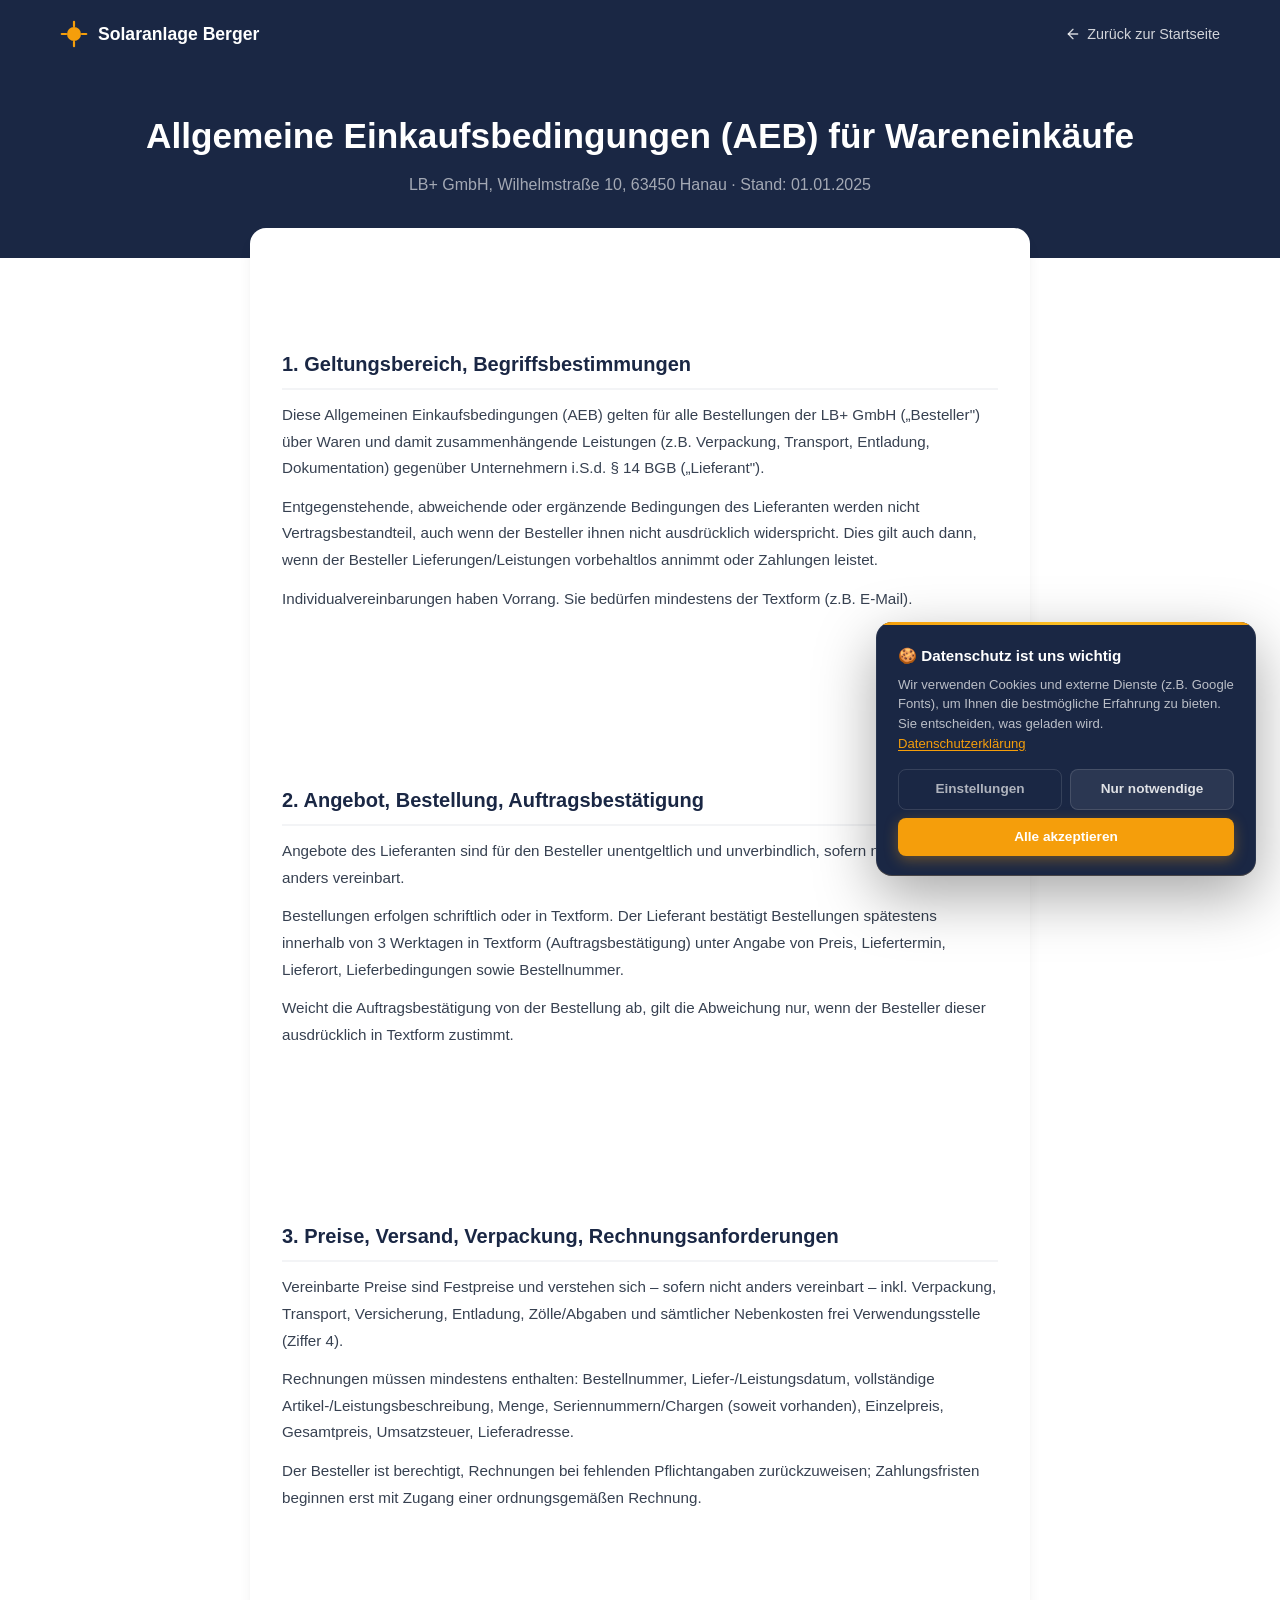
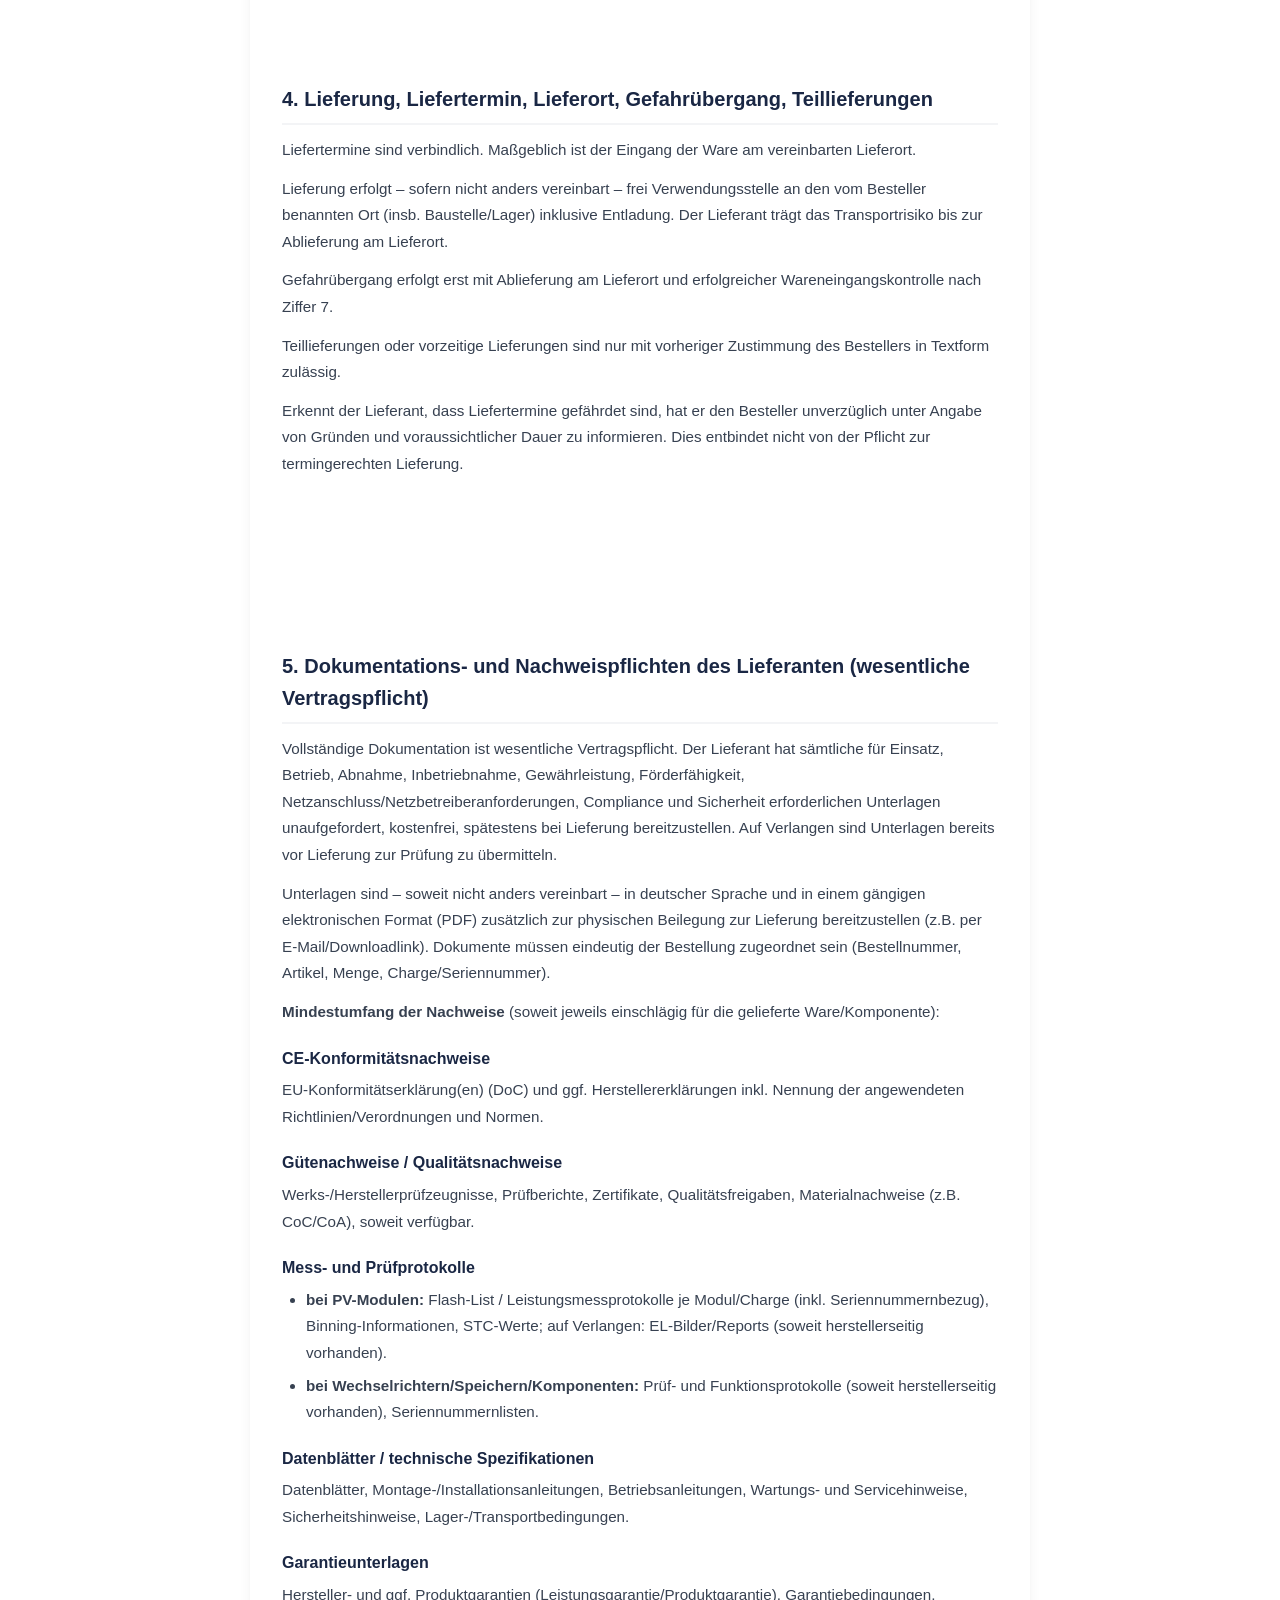
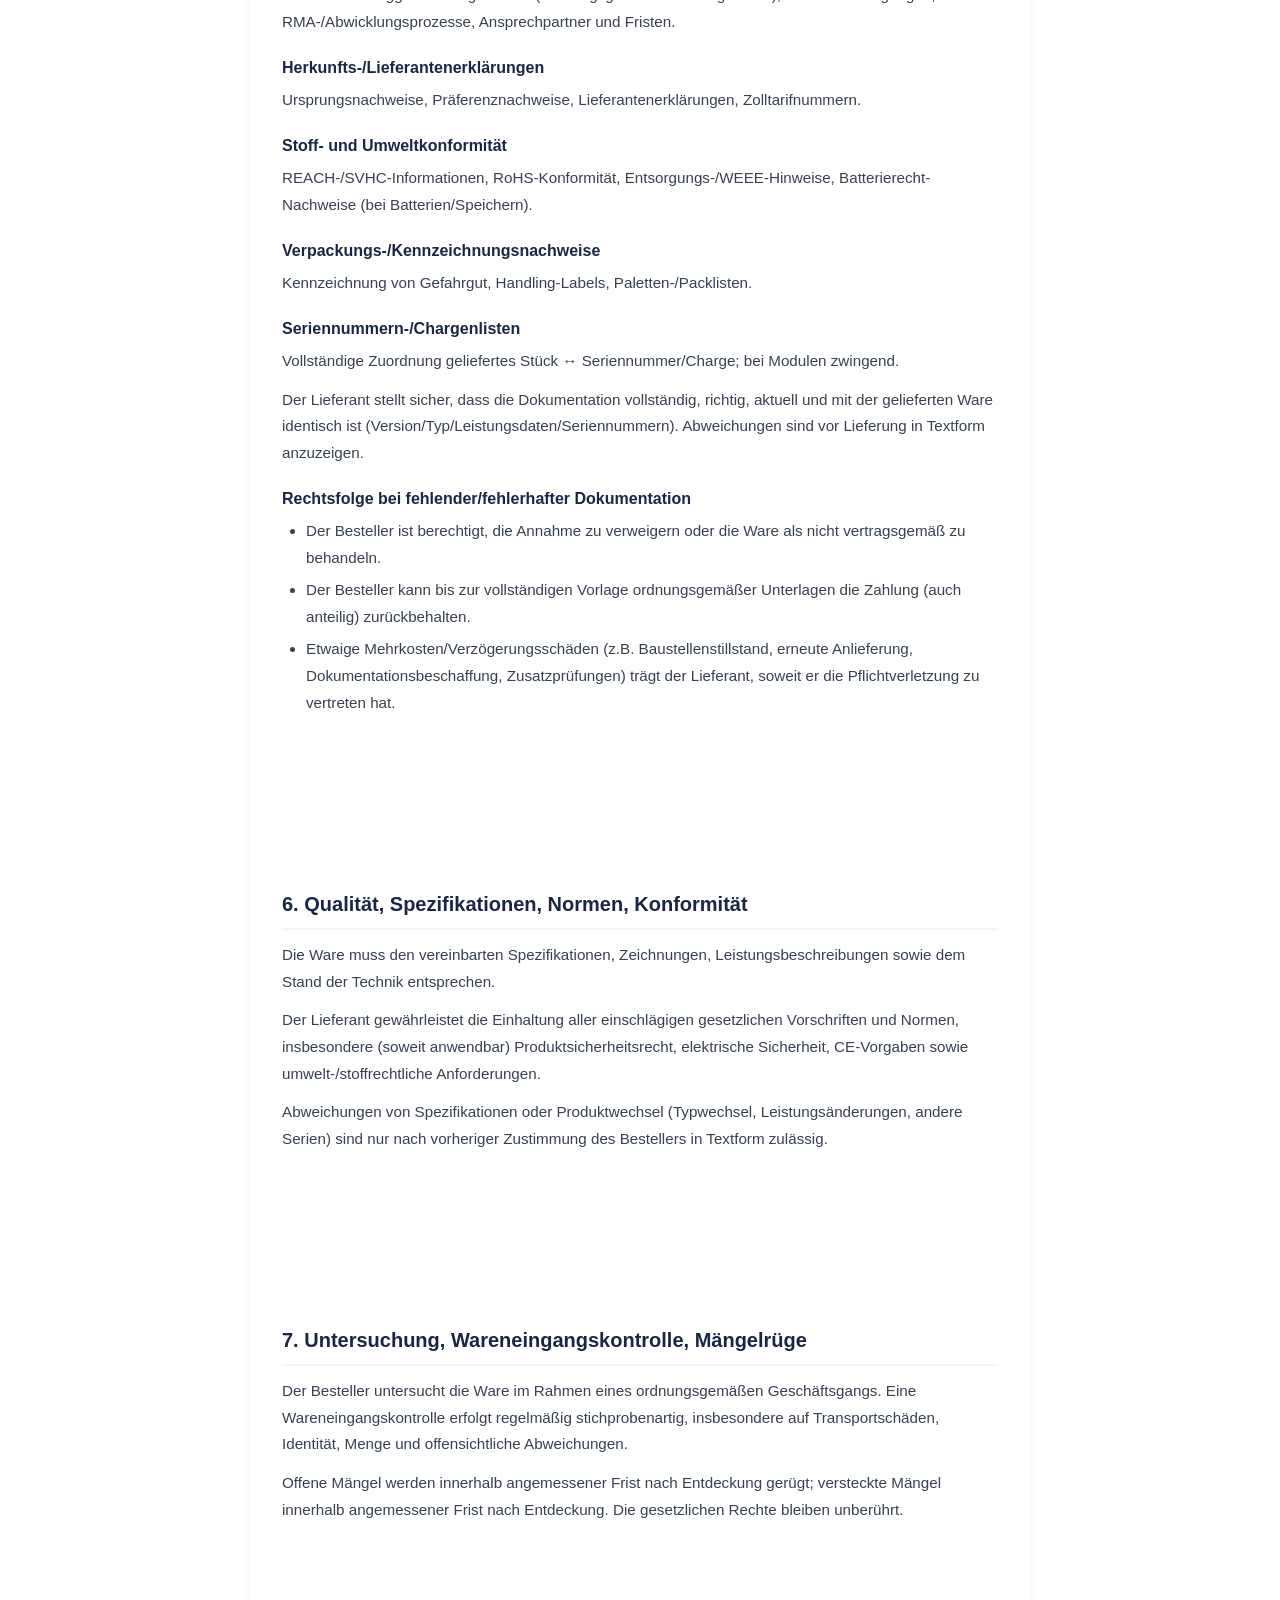
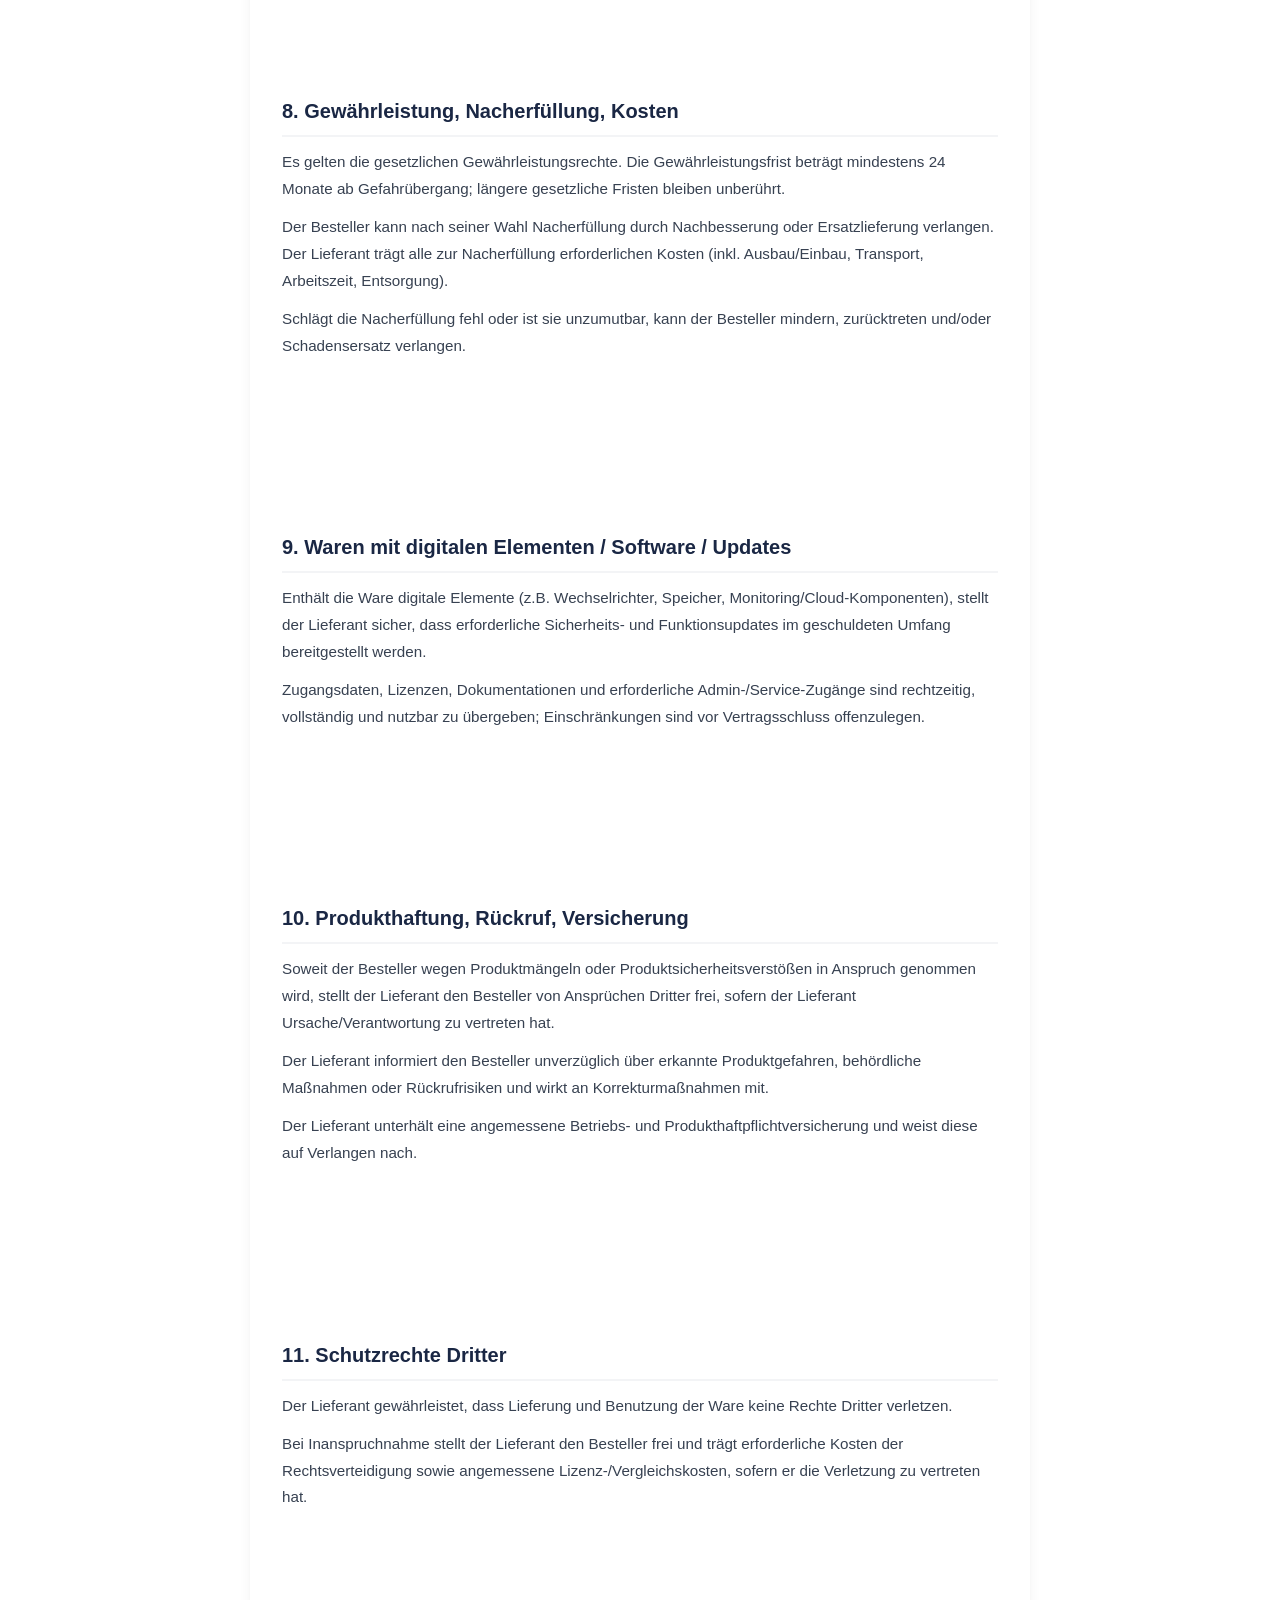
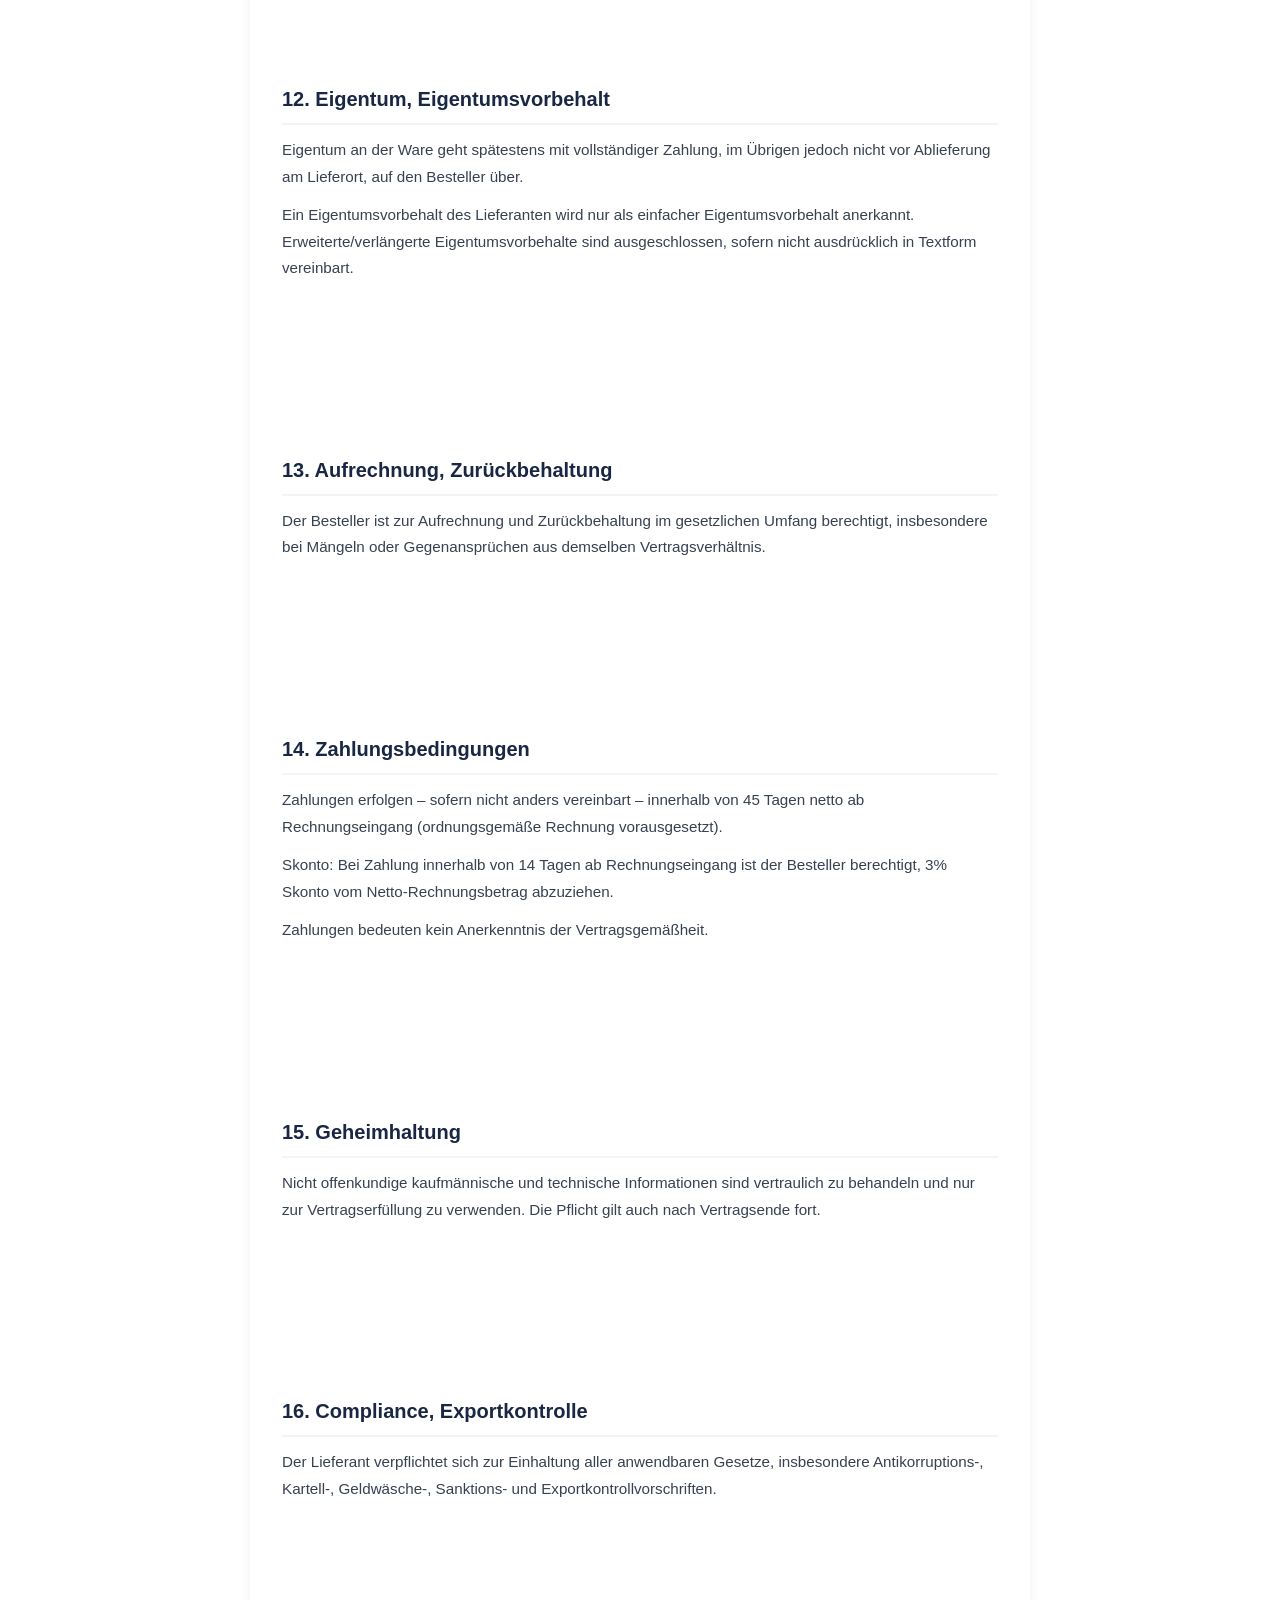
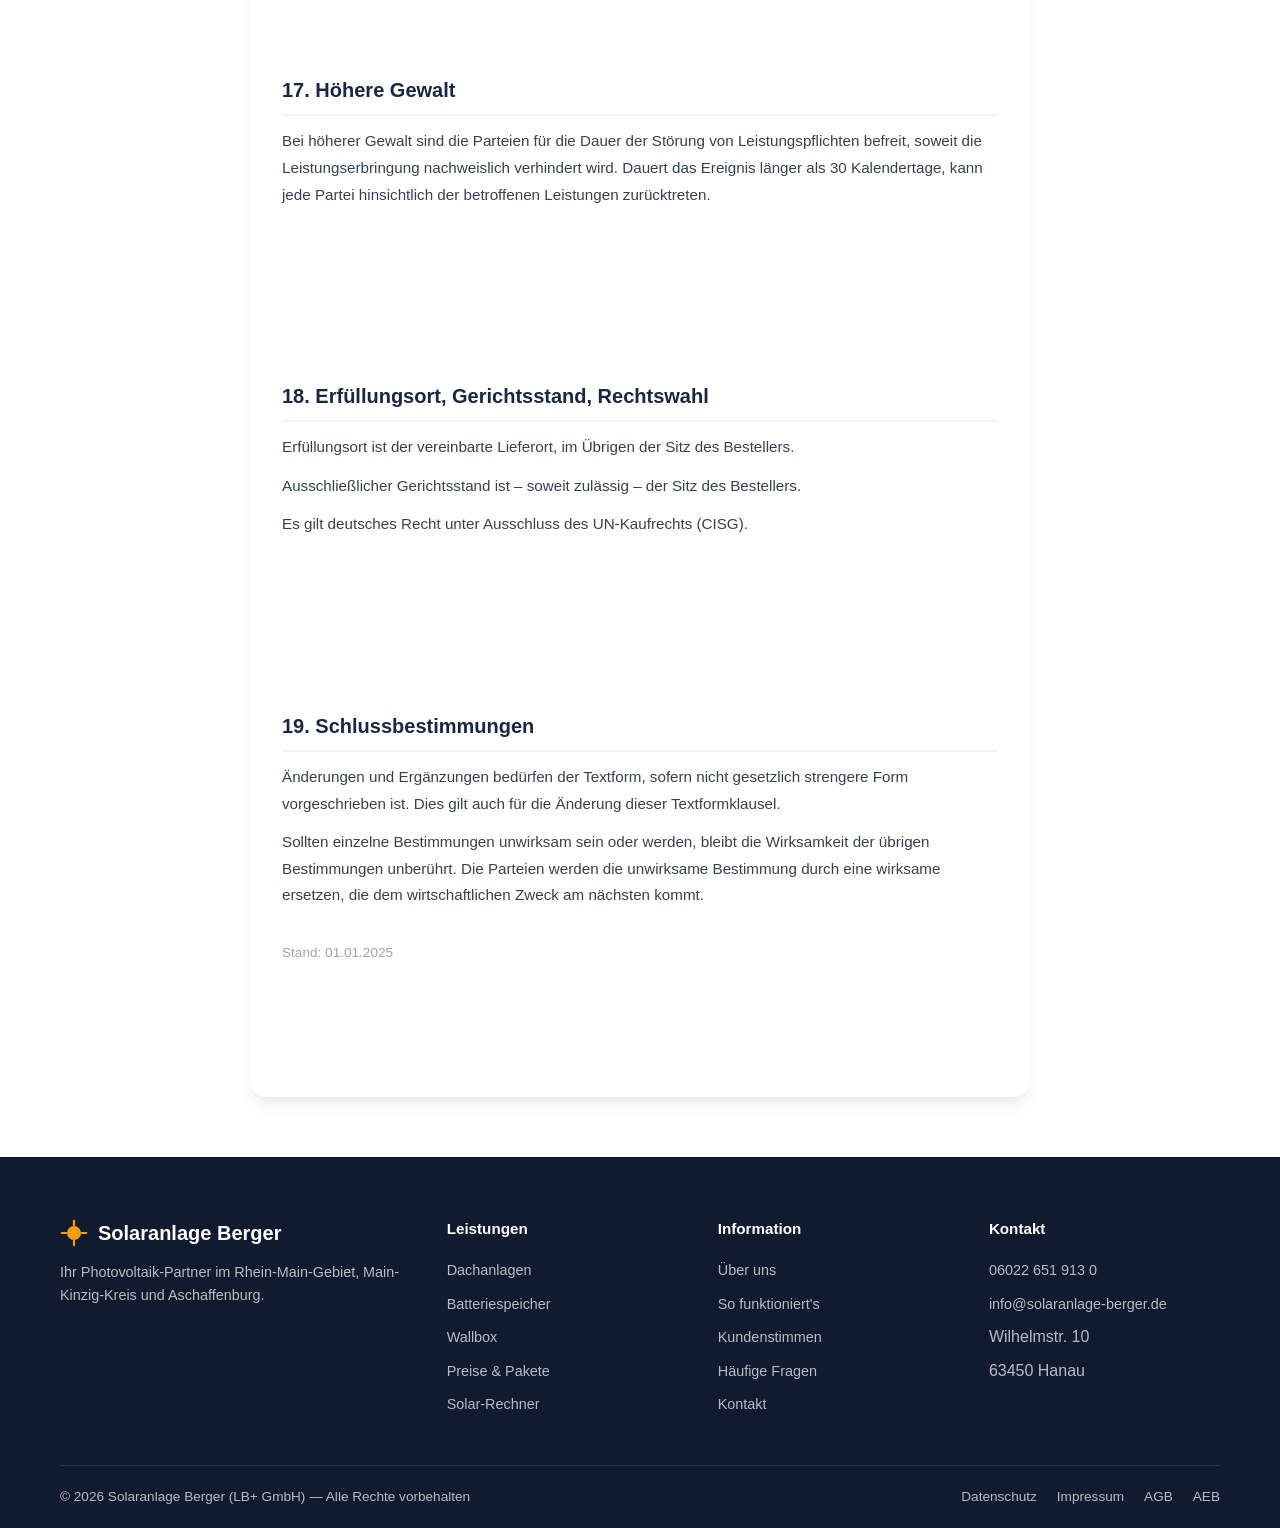
<file: aeb.html>
<!DOCTYPE html>
<html lang="de">
<head>
  <meta charset="UTF-8">
  <meta name="viewport" content="width=device-width, initial-scale=1.0">
  <title>Allgemeine Einkaufsbedingungen (AEB) — LB+ GmbH</title>
  <meta name="description" content="Allgemeine Einkaufsbedingungen (AEB) für Wareneinkäufe der LB+ GmbH (Solaranlage Berger), Wilhelmstr. 10, 63450 Hanau.">
  <meta name="robots" content="noindex, follow">
  <link rel="canonical" href="https://www.solaranlage-berger.de/aeb.html">

  <!-- Fonts -->

  <!-- Styles -->
  <link rel="stylesheet" href="css/styles.css?v=11">

  <style>
    .legal-header {
      background: var(--primary);
      padding: 20px 0;
      position: sticky;
      top: 0;
      z-index: 100;
    }
    .legal-header .container {
      display: flex;
      align-items: center;
      justify-content: space-between;
    }
    .legal-header .logo {
      display: flex;
      align-items: center;
      gap: 10px;
      color: var(--white);
      font-weight: 700;
      font-size: 1.1rem;
    }
    .legal-header .back-link {
      color: rgba(255,255,255,0.8);
      font-size: 0.9rem;
      font-weight: 500;
      transition: color var(--transition);
      display: flex;
      align-items: center;
      gap: 6px;
    }
    .legal-header .back-link:hover {
      color: var(--accent);
    }

    .legal-hero {
      background: var(--primary);
      padding: 40px 0 60px;
      text-align: center;
    }
    .legal-hero h1 {
      color: var(--white);
      font-size: 2.2rem;
      font-weight: 800;
      margin-bottom: 8px;
    }
    .legal-hero p {
      color: rgba(255,255,255,0.6);
      font-size: 1rem;
    }

    .legal-content {
      max-width: 780px;
      margin: -30px auto 60px;
      padding: 40px 32px;
      background: var(--white);
      border-radius: var(--radius-lg);
      box-shadow: var(--shadow-lg);
      position: relative;
      z-index: 1;
    }

    .legal-content h2 {
      color: var(--primary);
      font-size: 1.25rem;
      font-weight: 700;
      margin-top: 36px;
      margin-bottom: 12px;
      padding-bottom: 8px;
      border-bottom: 2px solid var(--gray-100);
    }
    .legal-content h2:first-child {
      margin-top: 0;
    }

    .legal-content h3 {
      color: var(--primary);
      font-size: 1rem;
      font-weight: 700;
      margin-top: 20px;
      margin-bottom: 6px;
    }

    .legal-content p,
    .legal-content address {
      font-size: 0.95rem;
      line-height: 1.75;
      color: var(--gray-700);
      margin-bottom: 12px;
      font-style: normal;
    }

    .legal-content ul,
    .legal-content ol {
      font-size: 0.95rem;
      line-height: 1.75;
      color: var(--gray-700);
      margin-bottom: 12px;
      padding-left: 24px;
    }

    .legal-content li {
      margin-bottom: 6px;
    }

    .legal-content a {
      color: var(--accent-hover);
      text-decoration: underline;
      text-underline-offset: 2px;
    }
    .legal-content a:hover {
      color: var(--accent);
    }

    @media (max-width: 768px) {
      .legal-hero h1 { font-size: 1.6rem; }
      .legal-content { margin: -20px 16px 40px; padding: 28px 20px; }
    }
  </style>
  <link rel="icon" type="image/svg+xml" href="/favicon.svg">
  <link rel="apple-touch-icon" href="/favicon.svg">
  <meta property="og:image" content="https://www.solaranlage-berger.de/og-image.jpg">
  <meta property="og:image:width" content="1200">
  <meta property="og:image:height" content="630">
  <meta property="og:image:type" content="image/jpeg">
  <meta name="twitter:card" content="summary_large_image">
  <meta name="twitter:image" content="https://www.solaranlage-berger.de/og-image.jpg">
</head>
<body>

  <!-- ===== HEADER ===== -->
  <header class="legal-header">
    <div class="container">
      <a href="index.html" class="logo">
        <svg width="28" height="28" viewBox="0 0 32 32" fill="none" aria-hidden="true">
          <circle cx="16" cy="16" r="8" fill="#f59e0b"/>
          <line x1="16" y1="2" x2="16" y2="7" stroke="#f59e0b" stroke-width="2.5" stroke-linecap="round"/>
          <line x1="16" y1="25" x2="16" y2="30" stroke="#f59e0b" stroke-width="2.5" stroke-linecap="round"/>
          <line x1="2" y1="16" x2="7" y2="16" stroke="#f59e0b" stroke-width="2.5" stroke-linecap="round"/>
          <line x1="25" y1="16" x2="30" y2="16" stroke="#f59e0b" stroke-width="2.5" stroke-linecap="round"/>
        </svg>
        Solaranlage Berger
      </a>
      <a href="index.html" class="back-link">
        <svg width="16" height="16" viewBox="0 0 24 24" fill="none" stroke="currentColor" stroke-width="2" stroke-linecap="round" stroke-linejoin="round"><line x1="19" y1="12" x2="5" y2="12"/><polyline points="12 19 5 12 12 5"/></svg>
        Zurück zur Startseite
      </a>
    </div>
  </header>

  <!-- ===== HERO ===== -->
  <section class="legal-hero">
    <div class="container">
      <h1>Allgemeine Einkaufsbedingungen (AEB) für Wareneinkäufe</h1>
      <p>LB+ GmbH, Wilhelmstraße 10, 63450 Hanau · Stand: 01.01.2025</p>
    </div>
  </section>

  <!-- ===== LEGAL CONTENT ===== -->
  <main class="legal-content">

    <section class="legal-section">
      <h2>1. Geltungsbereich, Begriffsbestimmungen</h2>
      <p>
        Diese Allgemeinen Einkaufsbedingungen (AEB) gelten für alle Bestellungen der LB+ GmbH („Besteller") über Waren und damit zusammenhängende Leistungen (z.B. Verpackung, Transport, Entladung, Dokumentation) gegenüber Unternehmern i.S.d. § 14 BGB („Lieferant").
      </p>
      <p>
        Entgegenstehende, abweichende oder ergänzende Bedingungen des Lieferanten werden nicht Vertragsbestandteil, auch wenn der Besteller ihnen nicht ausdrücklich widerspricht. Dies gilt auch dann, wenn der Besteller Lieferungen/Leistungen vorbehaltlos annimmt oder Zahlungen leistet.
      </p>
      <p>
        Individualvereinbarungen haben Vorrang. Sie bedürfen mindestens der Textform (z.B. E-Mail).
      </p>
    </section>

    <section class="legal-section">
      <h2>2. Angebot, Bestellung, Auftragsbestätigung</h2>
      <p>
        Angebote des Lieferanten sind für den Besteller unentgeltlich und unverbindlich, sofern nicht ausdrücklich anders vereinbart.
      </p>
      <p>
        Bestellungen erfolgen schriftlich oder in Textform. Der Lieferant bestätigt Bestellungen spätestens innerhalb von 3 Werktagen in Textform (Auftragsbestätigung) unter Angabe von Preis, Liefertermin, Lieferort, Lieferbedingungen sowie Bestellnummer.
      </p>
      <p>
        Weicht die Auftragsbestätigung von der Bestellung ab, gilt die Abweichung nur, wenn der Besteller dieser ausdrücklich in Textform zustimmt.
      </p>
    </section>

    <section class="legal-section">
      <h2>3. Preise, Versand, Verpackung, Rechnungsanforderungen</h2>
      <p>
        Vereinbarte Preise sind Festpreise und verstehen sich – sofern nicht anders vereinbart – inkl. Verpackung, Transport, Versicherung, Entladung, Zölle/Abgaben und sämtlicher Nebenkosten frei Verwendungsstelle (Ziffer 4).
      </p>
      <p>
        Rechnungen müssen mindestens enthalten: Bestellnummer, Liefer-/Leistungsdatum, vollständige Artikel-/Leistungsbeschreibung, Menge, Seriennummern/Chargen (soweit vorhanden), Einzelpreis, Gesamtpreis, Umsatzsteuer, Lieferadresse.
      </p>
      <p>
        Der Besteller ist berechtigt, Rechnungen bei fehlenden Pflichtangaben zurückzuweisen; Zahlungsfristen beginnen erst mit Zugang einer ordnungsgemäßen Rechnung.
      </p>
    </section>

    <section class="legal-section">
      <h2>4. Lieferung, Liefertermin, Lieferort, Gefahrübergang, Teillieferungen</h2>
      <p>
        Liefertermine sind verbindlich. Maßgeblich ist der Eingang der Ware am vereinbarten Lieferort.
      </p>
      <p>
        Lieferung erfolgt – sofern nicht anders vereinbart – frei Verwendungsstelle an den vom Besteller benannten Ort (insb. Baustelle/Lager) inklusive Entladung. Der Lieferant trägt das Transportrisiko bis zur Ablieferung am Lieferort.
      </p>
      <p>
        Gefahrübergang erfolgt erst mit Ablieferung am Lieferort und erfolgreicher Wareneingangskontrolle nach Ziffer 7.
      </p>
      <p>
        Teillieferungen oder vorzeitige Lieferungen sind nur mit vorheriger Zustimmung des Bestellers in Textform zulässig.
      </p>
      <p>
        Erkennt der Lieferant, dass Liefertermine gefährdet sind, hat er den Besteller unverzüglich unter Angabe von Gründen und voraussichtlicher Dauer zu informieren. Dies entbindet nicht von der Pflicht zur termingerechten Lieferung.
      </p>
    </section>

    <section class="legal-section">
      <h2>5. Dokumentations- und Nachweispflichten des Lieferanten (wesentliche Vertragspflicht)</h2>
      <p>
        Vollständige Dokumentation ist wesentliche Vertragspflicht. Der Lieferant hat sämtliche für Einsatz, Betrieb, Abnahme, Inbetriebnahme, Gewährleistung, Förderfähigkeit, Netzanschluss/Netzbetreiberanforderungen, Compliance und Sicherheit erforderlichen Unterlagen unaufgefordert, kostenfrei, spätestens bei Lieferung bereitzustellen. Auf Verlangen sind Unterlagen bereits vor Lieferung zur Prüfung zu übermitteln.
      </p>
      <p>
        Unterlagen sind – soweit nicht anders vereinbart – in deutscher Sprache und in einem gängigen elektronischen Format (PDF) zusätzlich zur physischen Beilegung zur Lieferung bereitzustellen (z.B. per E-Mail/Downloadlink). Dokumente müssen eindeutig der Bestellung zugeordnet sein (Bestellnummer, Artikel, Menge, Charge/Seriennummer).
      </p>
      <p>
        <strong>Mindestumfang der Nachweise</strong> (soweit jeweils einschlägig für die gelieferte Ware/Komponente):
      </p>

      <h3>CE-Konformitätsnachweise</h3>
      <p>EU-Konformitätserklärung(en) (DoC) und ggf. Herstellererklärungen inkl. Nennung der angewendeten Richtlinien/Verordnungen und Normen.</p>

      <h3>Gütenachweise / Qualitätsnachweise</h3>
      <p>Werks-/Herstellerprüfzeugnisse, Prüfberichte, Zertifikate, Qualitätsfreigaben, Materialnachweise (z.B. CoC/CoA), soweit verfügbar.</p>

      <h3>Mess- und Prüfprotokolle</h3>
      <ul>
        <li><strong>bei PV-Modulen:</strong> Flash-List / Leistungsmessprotokolle je Modul/Charge (inkl. Seriennummernbezug), Binning-Informationen, STC-Werte; auf Verlangen: EL-Bilder/Reports (soweit herstellerseitig vorhanden).</li>
        <li><strong>bei Wechselrichtern/Speichern/Komponenten:</strong> Prüf- und Funktionsprotokolle (soweit herstellerseitig vorhanden), Seriennummernlisten.</li>
      </ul>

      <h3>Datenblätter / technische Spezifikationen</h3>
      <p>Datenblätter, Montage-/Installationsanleitungen, Betriebsanleitungen, Wartungs- und Servicehinweise, Sicherheitshinweise, Lager-/Transportbedingungen.</p>

      <h3>Garantieunterlagen</h3>
      <p>Hersteller- und ggf. Produktgarantien (Leistungsgarantie/Produktgarantie), Garantiebedingungen, RMA-/Abwicklungsprozesse, Ansprechpartner und Fristen.</p>

      <h3>Herkunfts-/Lieferantenerklärungen</h3>
      <p>Ursprungsnachweise, Präferenznachweise, Lieferantenerklärungen, Zolltarifnummern.</p>

      <h3>Stoff- und Umweltkonformität</h3>
      <p>REACH-/SVHC-Informationen, RoHS-Konformität, Entsorgungs-/WEEE-Hinweise, Batterierecht-Nachweise (bei Batterien/Speichern).</p>

      <h3>Verpackungs-/Kennzeichnungsnachweise</h3>
      <p>Kennzeichnung von Gefahrgut, Handling-Labels, Paletten-/Packlisten.</p>

      <h3>Seriennummern-/Chargenlisten</h3>
      <p>Vollständige Zuordnung geliefertes Stück &harr; Seriennummer/Charge; bei Modulen zwingend.</p>

      <p>
        Der Lieferant stellt sicher, dass die Dokumentation vollständig, richtig, aktuell und mit der gelieferten Ware identisch ist (Version/Typ/Leistungsdaten/Seriennummern). Abweichungen sind vor Lieferung in Textform anzuzeigen.
      </p>

      <h3>Rechtsfolge bei fehlender/fehlerhafter Dokumentation</h3>
      <ul>
        <li>Der Besteller ist berechtigt, die Annahme zu verweigern oder die Ware als nicht vertragsgemäß zu behandeln.</li>
        <li>Der Besteller kann bis zur vollständigen Vorlage ordnungsgemäßer Unterlagen die Zahlung (auch anteilig) zurückbehalten.</li>
        <li>Etwaige Mehrkosten/Verzögerungsschäden (z.B. Baustellenstillstand, erneute Anlieferung, Dokumentationsbeschaffung, Zusatzprüfungen) trägt der Lieferant, soweit er die Pflichtverletzung zu vertreten hat.</li>
      </ul>
    </section>

    <section class="legal-section">
      <h2>6. Qualität, Spezifikationen, Normen, Konformität</h2>
      <p>
        Die Ware muss den vereinbarten Spezifikationen, Zeichnungen, Leistungsbeschreibungen sowie dem Stand der Technik entsprechen.
      </p>
      <p>
        Der Lieferant gewährleistet die Einhaltung aller einschlägigen gesetzlichen Vorschriften und Normen, insbesondere (soweit anwendbar) Produktsicherheitsrecht, elektrische Sicherheit, CE-Vorgaben sowie umwelt-/stoffrechtliche Anforderungen.
      </p>
      <p>
        Abweichungen von Spezifikationen oder Produktwechsel (Typwechsel, Leistungsänderungen, andere Serien) sind nur nach vorheriger Zustimmung des Bestellers in Textform zulässig.
      </p>
    </section>

    <section class="legal-section">
      <h2>7. Untersuchung, Wareneingangskontrolle, Mängelrüge</h2>
      <p>
        Der Besteller untersucht die Ware im Rahmen eines ordnungsgemäßen Geschäftsgangs. Eine Wareneingangskontrolle erfolgt regelmäßig stichprobenartig, insbesondere auf Transportschäden, Identität, Menge und offensichtliche Abweichungen.
      </p>
      <p>
        Offene Mängel werden innerhalb angemessener Frist nach Entdeckung gerügt; versteckte Mängel innerhalb angemessener Frist nach Entdeckung. Die gesetzlichen Rechte bleiben unberührt.
      </p>
    </section>

    <section class="legal-section">
      <h2>8. Gewährleistung, Nacherfüllung, Kosten</h2>
      <p>
        Es gelten die gesetzlichen Gewährleistungsrechte. Die Gewährleistungsfrist beträgt mindestens 24 Monate ab Gefahrübergang; längere gesetzliche Fristen bleiben unberührt.
      </p>
      <p>
        Der Besteller kann nach seiner Wahl Nacherfüllung durch Nachbesserung oder Ersatzlieferung verlangen. Der Lieferant trägt alle zur Nacherfüllung erforderlichen Kosten (inkl. Ausbau/Einbau, Transport, Arbeitszeit, Entsorgung).
      </p>
      <p>
        Schlägt die Nacherfüllung fehl oder ist sie unzumutbar, kann der Besteller mindern, zurücktreten und/oder Schadensersatz verlangen.
      </p>
    </section>

    <section class="legal-section">
      <h2>9. Waren mit digitalen Elementen / Software / Updates</h2>
      <p>
        Enthält die Ware digitale Elemente (z.B. Wechselrichter, Speicher, Monitoring/Cloud-Komponenten), stellt der Lieferant sicher, dass erforderliche Sicherheits- und Funktionsupdates im geschuldeten Umfang bereitgestellt werden.
      </p>
      <p>
        Zugangsdaten, Lizenzen, Dokumentationen und erforderliche Admin-/Service-Zugänge sind rechtzeitig, vollständig und nutzbar zu übergeben; Einschränkungen sind vor Vertragsschluss offenzulegen.
      </p>
    </section>

    <section class="legal-section">
      <h2>10. Produkthaftung, Rückruf, Versicherung</h2>
      <p>
        Soweit der Besteller wegen Produktmängeln oder Produktsicherheitsverstößen in Anspruch genommen wird, stellt der Lieferant den Besteller von Ansprüchen Dritter frei, sofern der Lieferant Ursache/Verantwortung zu vertreten hat.
      </p>
      <p>
        Der Lieferant informiert den Besteller unverzüglich über erkannte Produktgefahren, behördliche Maßnahmen oder Rückrufrisiken und wirkt an Korrekturmaßnahmen mit.
      </p>
      <p>
        Der Lieferant unterhält eine angemessene Betriebs- und Produkthaftpflichtversicherung und weist diese auf Verlangen nach.
      </p>
    </section>

    <section class="legal-section">
      <h2>11. Schutzrechte Dritter</h2>
      <p>
        Der Lieferant gewährleistet, dass Lieferung und Benutzung der Ware keine Rechte Dritter verletzen.
      </p>
      <p>
        Bei Inanspruchnahme stellt der Lieferant den Besteller frei und trägt erforderliche Kosten der Rechtsverteidigung sowie angemessene Lizenz-/Vergleichskosten, sofern er die Verletzung zu vertreten hat.
      </p>
    </section>

    <section class="legal-section">
      <h2>12. Eigentum, Eigentumsvorbehalt</h2>
      <p>
        Eigentum an der Ware geht spätestens mit vollständiger Zahlung, im Übrigen jedoch nicht vor Ablieferung am Lieferort, auf den Besteller über.
      </p>
      <p>
        Ein Eigentumsvorbehalt des Lieferanten wird nur als einfacher Eigentumsvorbehalt anerkannt. Erweiterte/verlängerte Eigentumsvorbehalte sind ausgeschlossen, sofern nicht ausdrücklich in Textform vereinbart.
      </p>
    </section>

    <section class="legal-section">
      <h2>13. Aufrechnung, Zurückbehaltung</h2>
      <p>
        Der Besteller ist zur Aufrechnung und Zurückbehaltung im gesetzlichen Umfang berechtigt, insbesondere bei Mängeln oder Gegenansprüchen aus demselben Vertragsverhältnis.
      </p>
    </section>

    <section class="legal-section">
      <h2>14. Zahlungsbedingungen</h2>
      <p>
        Zahlungen erfolgen – sofern nicht anders vereinbart – innerhalb von 45 Tagen netto ab Rechnungseingang (ordnungsgemäße Rechnung vorausgesetzt).
      </p>
      <p>
        Skonto: Bei Zahlung innerhalb von 14 Tagen ab Rechnungseingang ist der Besteller berechtigt, 3% Skonto vom Netto-Rechnungsbetrag abzuziehen.
      </p>
      <p>
        Zahlungen bedeuten kein Anerkenntnis der Vertragsgemäßheit.
      </p>
    </section>

    <section class="legal-section">
      <h2>15. Geheimhaltung</h2>
      <p>
        Nicht offenkundige kaufmännische und technische Informationen sind vertraulich zu behandeln und nur zur Vertragserfüllung zu verwenden. Die Pflicht gilt auch nach Vertragsende fort.
      </p>
    </section>

    <section class="legal-section">
      <h2>16. Compliance, Exportkontrolle</h2>
      <p>
        Der Lieferant verpflichtet sich zur Einhaltung aller anwendbaren Gesetze, insbesondere Antikorruptions-, Kartell-, Geldwäsche-, Sanktions- und Exportkontrollvorschriften.
      </p>
    </section>

    <section class="legal-section">
      <h2>17. Höhere Gewalt</h2>
      <p>
        Bei höherer Gewalt sind die Parteien für die Dauer der Störung von Leistungspflichten befreit, soweit die Leistungserbringung nachweislich verhindert wird. Dauert das Ereignis länger als 30 Kalendertage, kann jede Partei hinsichtlich der betroffenen Leistungen zurücktreten.
      </p>
    </section>

    <section class="legal-section">
      <h2>18. Erfüllungsort, Gerichtsstand, Rechtswahl</h2>
      <p>
        Erfüllungsort ist der vereinbarte Lieferort, im Übrigen der Sitz des Bestellers.
      </p>
      <p>
        Ausschließlicher Gerichtsstand ist – soweit zulässig – der Sitz des Bestellers.
      </p>
      <p>
        Es gilt deutsches Recht unter Ausschluss des UN-Kaufrechts (CISG).
      </p>
    </section>

    <section class="legal-section">
      <h2>19. Schlussbestimmungen</h2>
      <p>
        Änderungen und Ergänzungen bedürfen der Textform, sofern nicht gesetzlich strengere Form vorgeschrieben ist. Dies gilt auch für die Änderung dieser Textformklausel.
      </p>
      <p>
        Sollten einzelne Bestimmungen unwirksam sein oder werden, bleibt die Wirksamkeit der übrigen Bestimmungen unberührt. Die Parteien werden die unwirksame Bestimmung durch eine wirksame ersetzen, die dem wirtschaftlichen Zweck am nächsten kommt.
      </p>
      <p style="margin-top:32px; color: var(--gray-400); font-size: 0.85rem;">
        Stand: 01.01.2025
      </p>
    </section>

  </main>

  <!-- ===== FOOTER ===== -->
  <footer class="footer" role="contentinfo">
    <div class="container">
      <div class="footer-grid">
        <div>
          <div class="logo" style="color:var(--white);margin-bottom:12px;">
            <svg width="28" height="28" viewBox="0 0 32 32" fill="none" aria-hidden="true">
              <circle cx="16" cy="16" r="8" fill="#f59e0b"/>
              <line x1="16" y1="2" x2="16" y2="7" stroke="#f59e0b" stroke-width="2.5" stroke-linecap="round"/>
              <line x1="16" y1="25" x2="16" y2="30" stroke="#f59e0b" stroke-width="2.5" stroke-linecap="round"/>
              <line x1="2" y1="16" x2="7" y2="16" stroke="#f59e0b" stroke-width="2.5" stroke-linecap="round"/>
              <line x1="25" y1="16" x2="30" y2="16" stroke="#f59e0b" stroke-width="2.5" stroke-linecap="round"/>
            </svg>
            Solaranlage Berger
          </div>
          <p>Ihr Photovoltaik-Partner im Rhein-Main-Gebiet, Main-Kinzig-Kreis und Aschaffenburg.</p>
        </div>
        <div>
          <h4>Leistungen</h4>
          <ul class="footer-links">
            <li><a href="index.html#leistungen">Dachanlagen</a></li>
            <li><a href="index.html#leistungen">Batteriespeicher</a></li>
            <li><a href="index.html#leistungen">Wallbox</a></li>
            <li><a href="index.html#preise">Preise &amp; Pakete</a></li>
            <li><a href="index.html#rechner">Solar-Rechner</a></li>
          </ul>
        </div>
        <div>
          <h4>Information</h4>
          <ul class="footer-links">
            <li><a href="index.html#ueber-uns">Über uns</a></li>
            <li><a href="index.html#prozess">So funktioniert's</a></li>
            <li><a href="index.html#referenzen">Kundenstimmen</a></li>
            <li><a href="index.html#faq">Häufige Fragen</a></li>
            <li><a href="index.html#kontakt">Kontakt</a></li>
          </ul>
        </div>
        <div>
          <h4>Kontakt</h4>
          <ul class="footer-links">
            <li><a href="tel:+4960226519130">06022 651 913 0</a></li>
            <li><a href="mailto:info@solaranlage-berger.de">info@solaranlage-berger.de</a></li>
            <li>Wilhelmstr. 10</li>
            <li>63450 Hanau</li>
          </ul>
        </div>
      </div>
      <div class="footer-bottom">
        <span>© 2026 Solaranlage Berger (LB+ GmbH) — Alle Rechte vorbehalten</span>
        <div class="footer-bottom-links">
          <a href="datenschutz.html">Datenschutz</a>
          <a href="impressum.html">Impressum</a>
          <a href="agb.html">AGB</a>
          <a href="aeb.html">AEB</a>
        </div>
      </div>
    </div>
  </footer>


  <!-- ===== COOKIE CONSENT BANNER ===== -->
  <div class="consent-banner" id="consentBanner" role="dialog" aria-modal="false" aria-labelledby="consent-title" hidden>
    <div class="consent-inner">
      <div class="consent-text">
        <h3 id="consent-title">🍪 Datenschutz ist uns wichtig</h3>
        <p>Wir verwenden Cookies und externe Dienste (z.B. Google Fonts), um Ihnen die bestmögliche Erfahrung zu bieten. Sie entscheiden, was geladen wird. <a href="datenschutz.html">Datenschutzerklärung</a></p>
      </div>
      <div class="consent-buttons">
        <button class="consent-btn settings" type="button" onclick="ConsentManager.openSettings()">Einstellungen</button>
        <button class="consent-btn reject" type="button" onclick="ConsentManager.acceptNecessary()">Nur notwendige</button>
        <button class="consent-btn accept" type="button" onclick="ConsentManager.acceptAll()">Alle akzeptieren</button>
      </div>
    </div>
  </div>

  <!-- ===== COOKIE SETTINGS MODAL ===== -->
  <div class="consent-modal" id="consentModal" role="dialog" aria-modal="true" aria-labelledby="consent-modal-title" hidden>
    <div class="consent-modal-backdrop" onclick="ConsentManager.closeSettings()"></div>
    <div class="consent-modal-box">
      <div class="consent-modal-header">
        <h3 id="consent-modal-title">Datenschutz-Einstellungen</h3>
        <button class="consent-modal-close" type="button" onclick="ConsentManager.closeSettings()" aria-label="Schließen">✕</button>
      </div>
      <div class="consent-modal-body">
        <p class="consent-modal-intro">Wählen Sie, welche Dienste auf dieser Website geladen werden dürfen. Sie können diese Einstellung jederzeit über den Link "Cookie-Einstellungen" im Footer ändern.</p>
        <div class="consent-category">
          <div class="consent-category-head">
            <div><strong>Notwendig</strong><span class="consent-required">Immer aktiv</span></div>
            <label class="consent-toggle"><input type="checkbox" checked disabled><span class="consent-slider"></span></label>
          </div>
          <p>Technisch erforderliche Cookies für die Grundfunktionen der Website. Ohne diese funktioniert die Website nicht korrekt.</p>
        </div>
        <div class="consent-category">
          <div class="consent-category-head">
            <div><strong>Externe Dienste</strong><span class="consent-optional">Optional</span></div>
            <label class="consent-toggle"><input type="checkbox" id="consent-external"><span class="consent-slider"></span></label>
          </div>
          <p>Lädt externe Inhalte: <strong>Google Fonts</strong> (für die Schriftart) und unseren <strong>Solar-Konfigurator</strong> (Reonic). Bei Aktivierung wird Ihre IP-Adresse an die Anbieter übertragen.</p>
        </div>
      </div>
      <div class="consent-modal-footer">
        <button class="consent-btn reject" type="button" onclick="ConsentManager.acceptNecessary()">Nur notwendige</button>
        <button class="consent-btn accept" type="button" onclick="ConsentManager.saveSelection()">Auswahl speichern</button>
      </div>
    </div>
  </div>

  <script src="js/consent.js?v=11" defer></script>

</body>
</html>
</file>
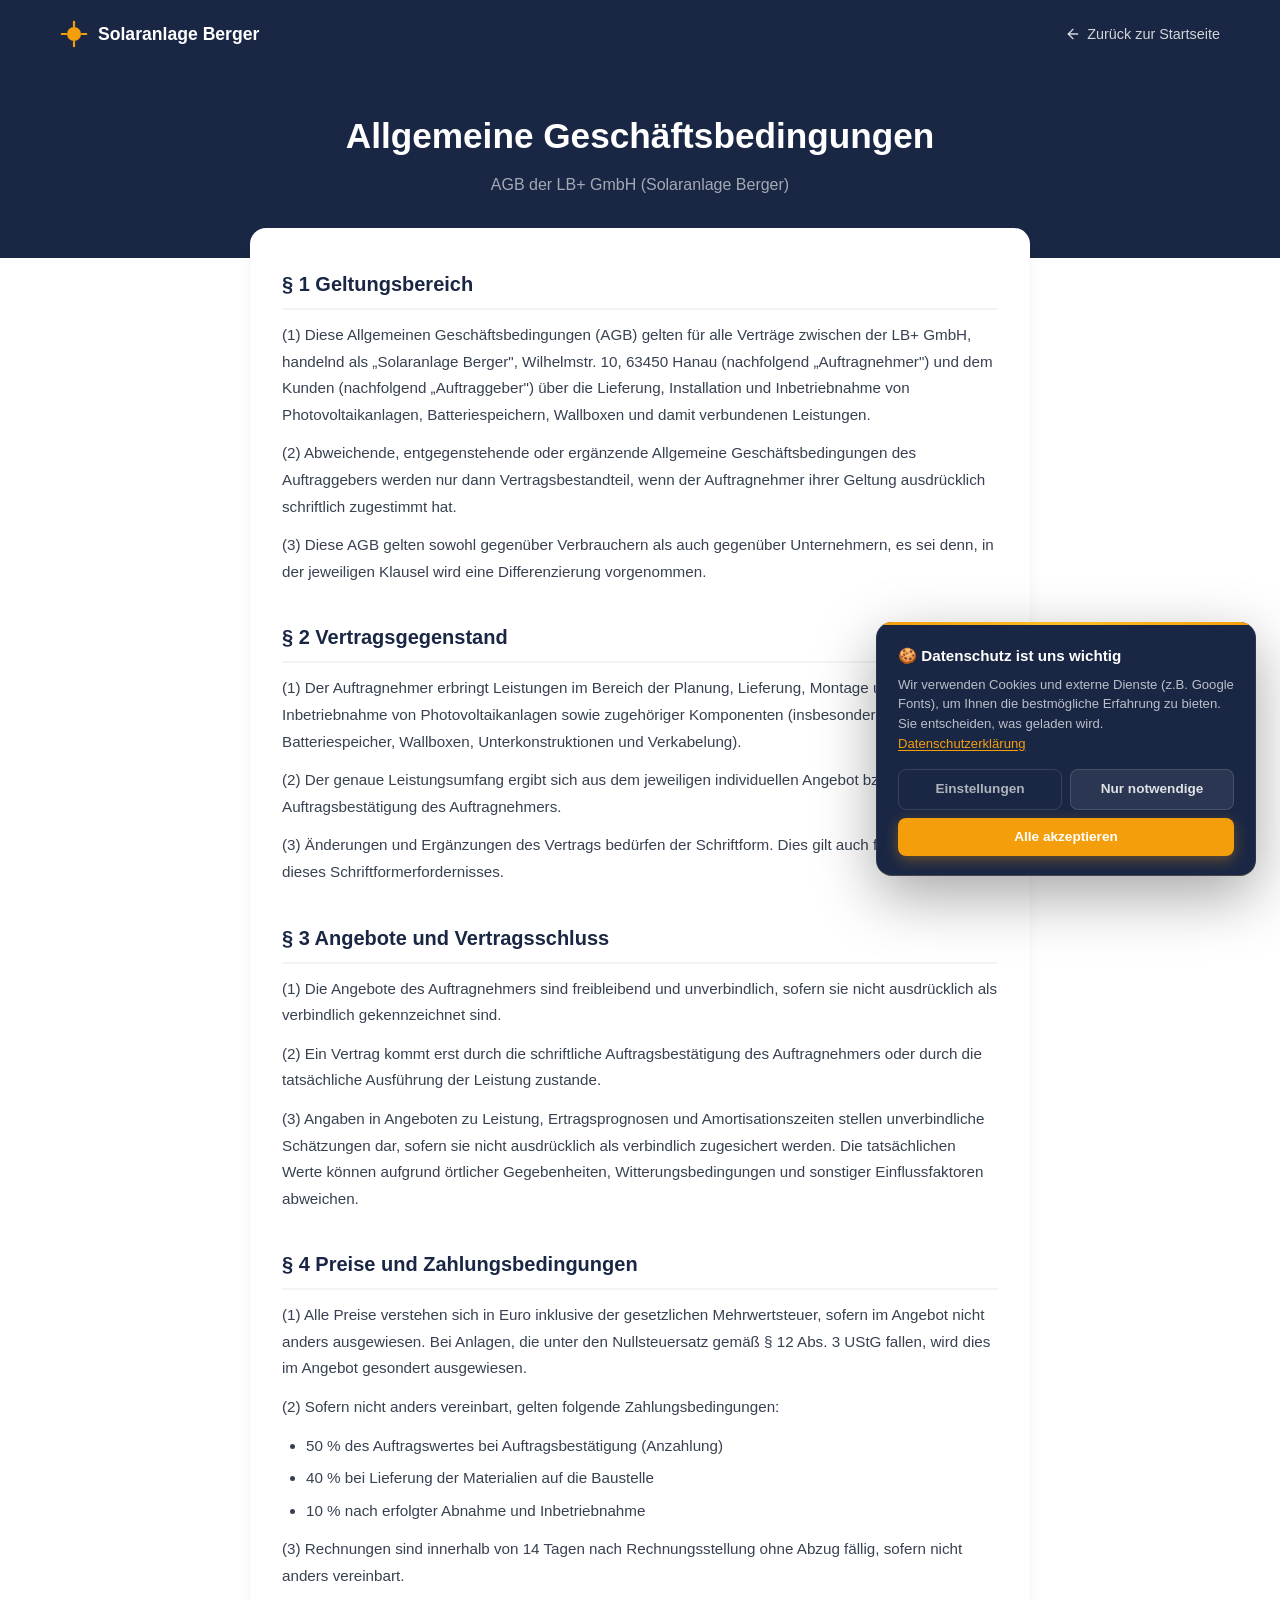
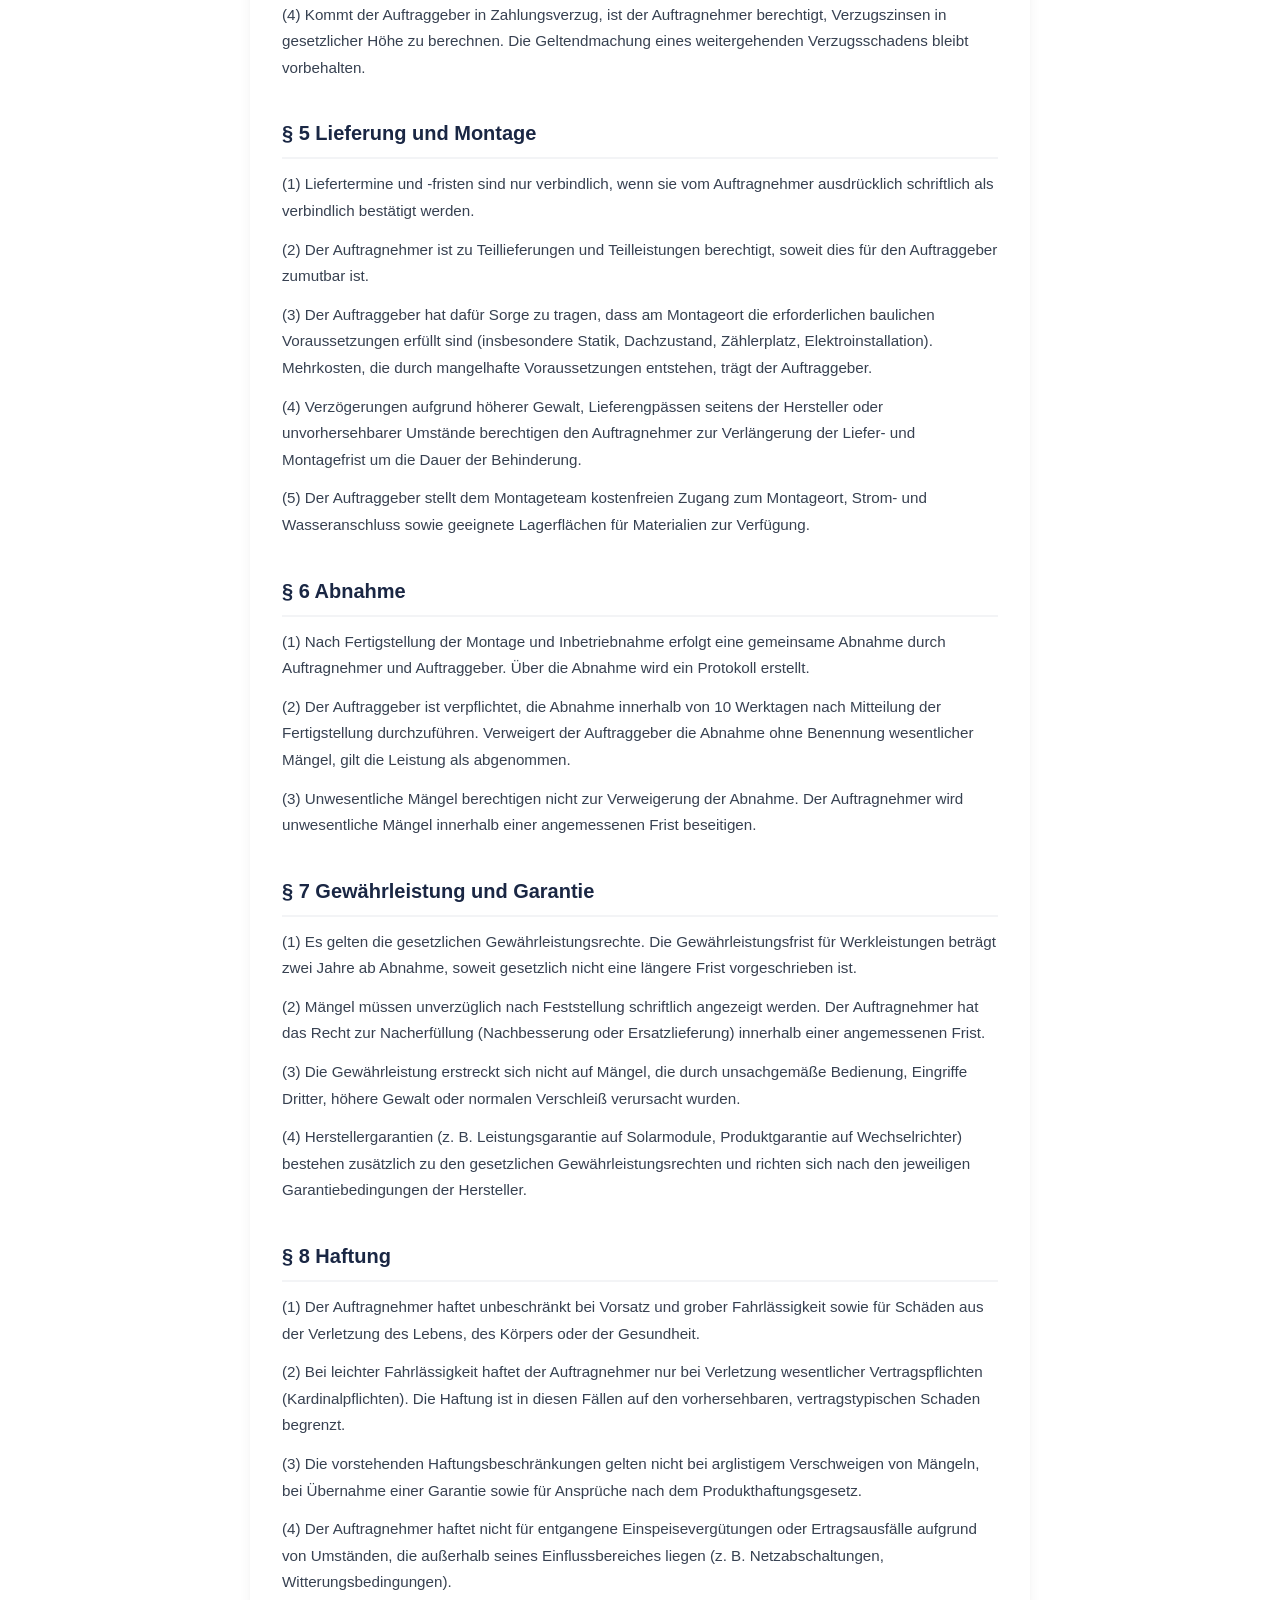
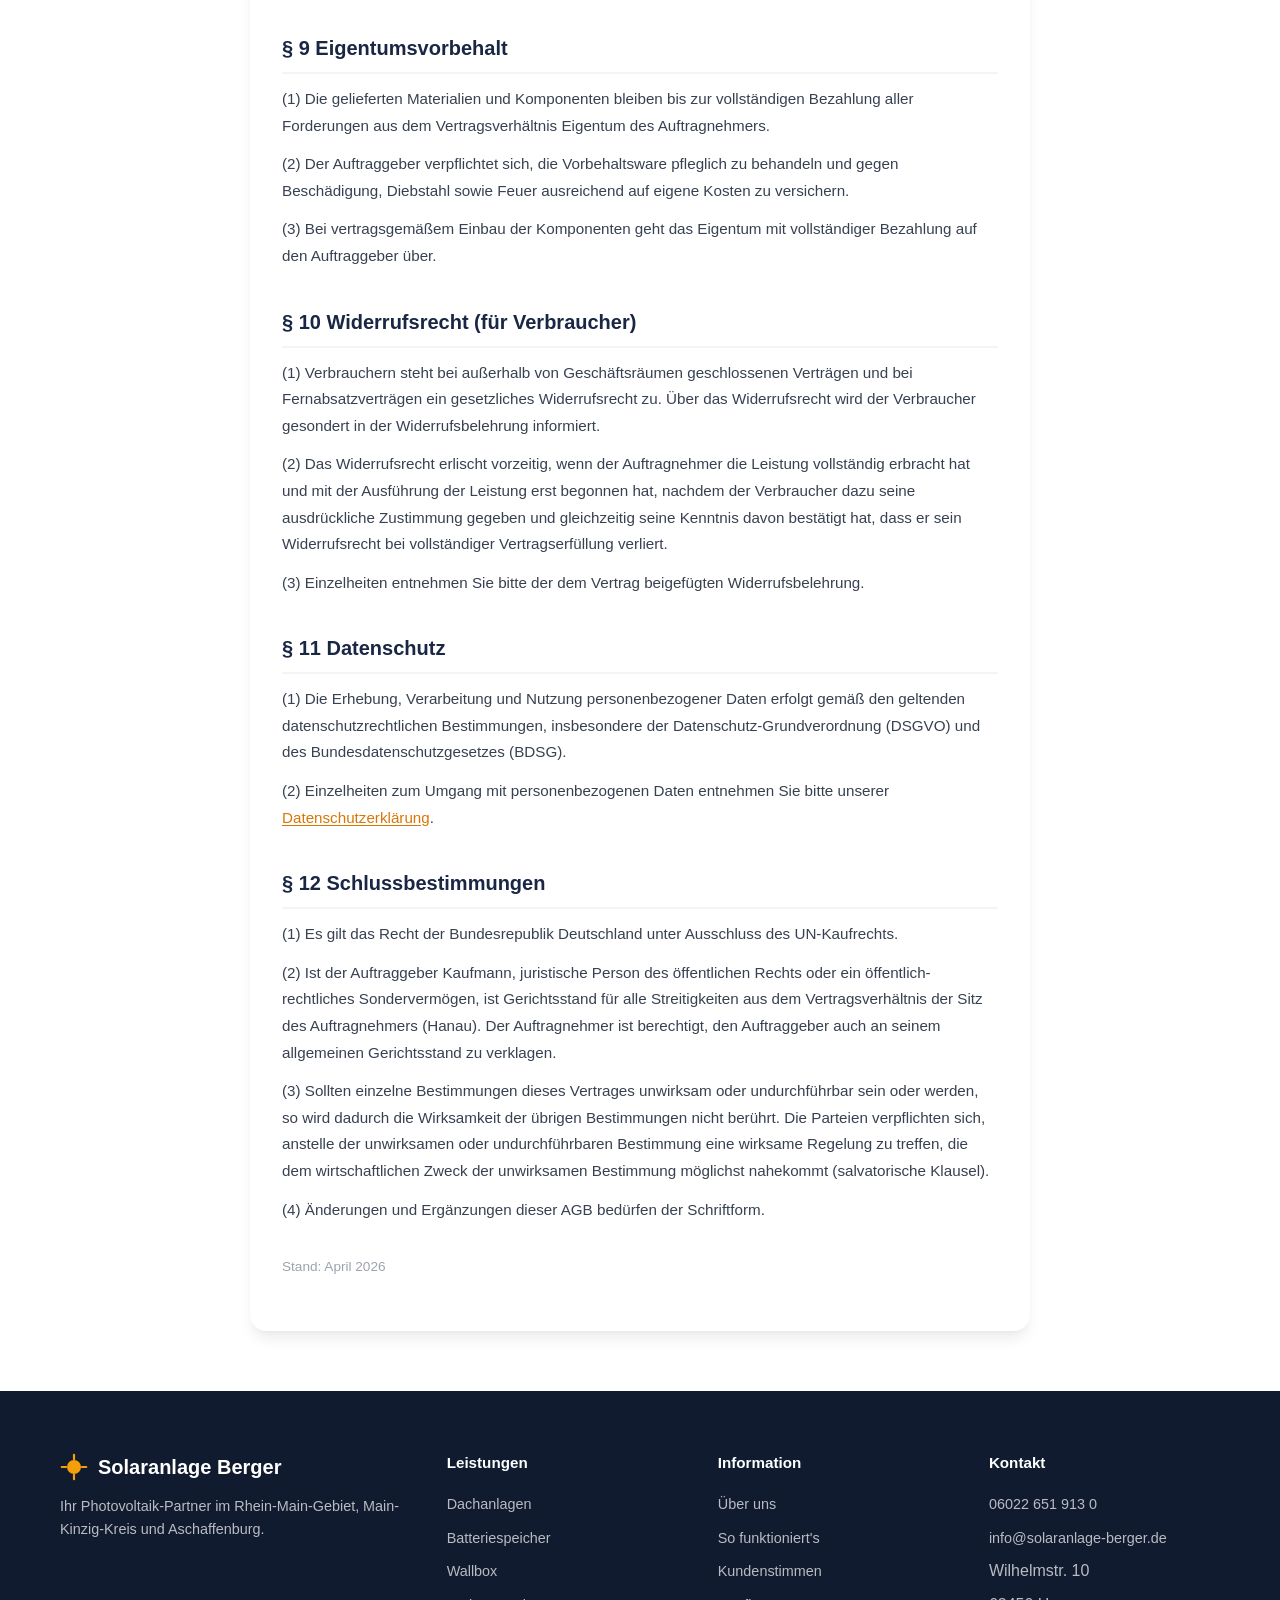
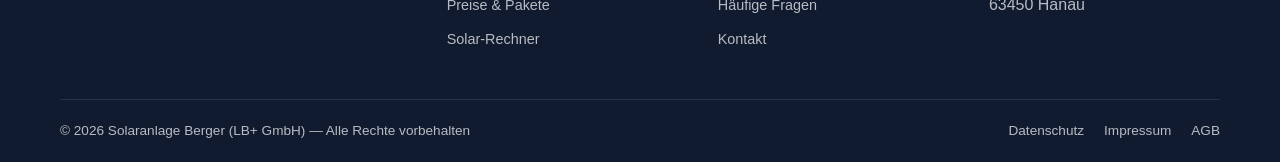
<file: agb.html>
<!DOCTYPE html>
<html lang="de">
<head>
  <meta charset="UTF-8">
  <meta name="viewport" content="width=device-width, initial-scale=1.0">
  <title>AGB — Solaranlage Berger</title>
  <meta name="description" content="Allgemeine Geschäftsbedingungen der LB+ GmbH (Solaranlage Berger).">
  <meta name="robots" content="noindex, follow">
  <link rel="canonical" href="https://www.solaranlage-berger.de/agb.html">

  <!-- Fonts -->

  <!-- Styles -->
  <link rel="stylesheet" href="css/styles.css?v=11">

  <style>
    .legal-header {
      background: var(--primary);
      padding: 20px 0;
      position: sticky;
      top: 0;
      z-index: 100;
    }
    .legal-header .container {
      display: flex;
      align-items: center;
      justify-content: space-between;
    }
    .legal-header .logo {
      display: flex;
      align-items: center;
      gap: 10px;
      color: var(--white);
      font-weight: 700;
      font-size: 1.1rem;
    }
    .legal-header .back-link {
      color: rgba(255,255,255,0.8);
      font-size: 0.9rem;
      font-weight: 500;
      transition: color var(--transition);
      display: flex;
      align-items: center;
      gap: 6px;
    }
    .legal-header .back-link:hover {
      color: var(--accent);
    }

    .legal-hero {
      background: var(--primary);
      padding: 40px 0 60px;
      text-align: center;
    }
    .legal-hero h1 {
      color: var(--white);
      font-size: 2.2rem;
      font-weight: 800;
      margin-bottom: 8px;
    }
    .legal-hero p {
      color: rgba(255,255,255,0.6);
      font-size: 1rem;
    }

    .legal-content {
      max-width: 780px;
      margin: -30px auto 60px;
      padding: 40px 32px;
      background: var(--white);
      border-radius: var(--radius-lg);
      box-shadow: var(--shadow-lg);
      position: relative;
      z-index: 1;
    }

    .legal-content h2 {
      color: var(--primary);
      font-size: 1.25rem;
      font-weight: 700;
      margin-top: 36px;
      margin-bottom: 12px;
      padding-bottom: 8px;
      border-bottom: 2px solid var(--gray-100);
    }
    .legal-content h2:first-child {
      margin-top: 0;
    }

    .legal-content p,
    .legal-content address {
      font-size: 0.95rem;
      line-height: 1.75;
      color: var(--gray-700);
      margin-bottom: 12px;
      font-style: normal;
    }

    .legal-content ul,
    .legal-content ol {
      font-size: 0.95rem;
      line-height: 1.75;
      color: var(--gray-700);
      margin-bottom: 12px;
      padding-left: 24px;
    }

    .legal-content li {
      margin-bottom: 6px;
    }

    .legal-content a {
      color: var(--accent-hover);
      text-decoration: underline;
      text-underline-offset: 2px;
    }
    .legal-content a:hover {
      color: var(--accent);
    }

    @media (max-width: 768px) {
      .legal-hero h1 { font-size: 1.6rem; }
      .legal-content { margin: -20px 16px 40px; padding: 28px 20px; }
    }
  </style>
  <link rel="icon" type="image/svg+xml" href="/favicon.svg">
  <link rel="apple-touch-icon" href="/favicon.svg">
  <meta property="og:image" content="https://www.solaranlage-berger.de/og-image.jpg">
  <meta property="og:image:width" content="1200">
  <meta property="og:image:height" content="630">
  <meta property="og:image:type" content="image/jpeg">
  <meta name="twitter:card" content="summary_large_image">
  <meta name="twitter:image" content="https://www.solaranlage-berger.de/og-image.jpg">
</head>
<body>

  <!-- ===== HEADER ===== -->
  <header class="legal-header">
    <div class="container">
      <a href="index.html" class="logo">
        <svg width="28" height="28" viewBox="0 0 32 32" fill="none" aria-hidden="true">
          <circle cx="16" cy="16" r="8" fill="#f59e0b"/>
          <line x1="16" y1="2" x2="16" y2="7" stroke="#f59e0b" stroke-width="2.5" stroke-linecap="round"/>
          <line x1="16" y1="25" x2="16" y2="30" stroke="#f59e0b" stroke-width="2.5" stroke-linecap="round"/>
          <line x1="2" y1="16" x2="7" y2="16" stroke="#f59e0b" stroke-width="2.5" stroke-linecap="round"/>
          <line x1="25" y1="16" x2="30" y2="16" stroke="#f59e0b" stroke-width="2.5" stroke-linecap="round"/>
        </svg>
        Solaranlage Berger
      </a>
      <a href="index.html" class="back-link">
        <svg width="16" height="16" viewBox="0 0 24 24" fill="none" stroke="currentColor" stroke-width="2" stroke-linecap="round" stroke-linejoin="round"><line x1="19" y1="12" x2="5" y2="12"/><polyline points="12 19 5 12 12 5"/></svg>
        Zurück zur Startseite
      </a>
    </div>
  </header>

  <!-- ===== HERO ===== -->
  <section class="legal-hero">
    <div class="container">
      <h1>Allgemeine Geschäftsbedingungen</h1>
      <p>AGB der LB+ GmbH (Solaranlage Berger)</p>
    </div>
  </section>

  <!-- ===== LEGAL CONTENT ===== -->
  <main class="legal-content">

    <h2>§ 1 Geltungsbereich</h2>
    <p>
      (1) Diese Allgemeinen Geschäftsbedingungen (AGB) gelten für alle Verträge zwischen der LB+ GmbH, handelnd als „Solaranlage Berger", Wilhelmstr. 10, 63450 Hanau (nachfolgend „Auftragnehmer") und dem Kunden (nachfolgend „Auftraggeber") über die Lieferung, Installation und Inbetriebnahme von Photovoltaikanlagen, Batteriespeichern, Wallboxen und damit verbundenen Leistungen.
    </p>
    <p>
      (2) Abweichende, entgegenstehende oder ergänzende Allgemeine Geschäftsbedingungen des Auftraggebers werden nur dann Vertragsbestandteil, wenn der Auftragnehmer ihrer Geltung ausdrücklich schriftlich zugestimmt hat.
    </p>
    <p>
      (3) Diese AGB gelten sowohl gegenüber Verbrauchern als auch gegenüber Unternehmern, es sei denn, in der jeweiligen Klausel wird eine Differenzierung vorgenommen.
    </p>

    <h2>§ 2 Vertragsgegenstand</h2>
    <p>
      (1) Der Auftragnehmer erbringt Leistungen im Bereich der Planung, Lieferung, Montage und Inbetriebnahme von Photovoltaikanlagen sowie zugehöriger Komponenten (insbesondere Wechselrichter, Batteriespeicher, Wallboxen, Unterkonstruktionen und Verkabelung).
    </p>
    <p>
      (2) Der genaue Leistungsumfang ergibt sich aus dem jeweiligen individuellen Angebot bzw. der Auftragsbestätigung des Auftragnehmers.
    </p>
    <p>
      (3) Änderungen und Ergänzungen des Vertrags bedürfen der Schriftform. Dies gilt auch für die Aufhebung dieses Schriftformerfordernisses.
    </p>

    <h2>§ 3 Angebote und Vertragsschluss</h2>
    <p>
      (1) Die Angebote des Auftragnehmers sind freibleibend und unverbindlich, sofern sie nicht ausdrücklich als verbindlich gekennzeichnet sind.
    </p>
    <p>
      (2) Ein Vertrag kommt erst durch die schriftliche Auftragsbestätigung des Auftragnehmers oder durch die tatsächliche Ausführung der Leistung zustande.
    </p>
    <p>
      (3) Angaben in Angeboten zu Leistung, Ertragsprognosen und Amortisationszeiten stellen unverbindliche Schätzungen dar, sofern sie nicht ausdrücklich als verbindlich zugesichert werden. Die tatsächlichen Werte können aufgrund örtlicher Gegebenheiten, Witterungsbedingungen und sonstiger Einflussfaktoren abweichen.
    </p>

    <h2>§ 4 Preise und Zahlungsbedingungen</h2>
    <p>
      (1) Alle Preise verstehen sich in Euro inklusive der gesetzlichen Mehrwertsteuer, sofern im Angebot nicht anders ausgewiesen. Bei Anlagen, die unter den Nullsteuersatz gemäß § 12 Abs. 3 UStG fallen, wird dies im Angebot gesondert ausgewiesen.
    </p>
    <p>
      (2) Sofern nicht anders vereinbart, gelten folgende Zahlungsbedingungen:
    </p>
    <ul>
      <li>50 % des Auftragswertes bei Auftragsbestätigung (Anzahlung)</li>
      <li>40 % bei Lieferung der Materialien auf die Baustelle</li>
      <li>10 % nach erfolgter Abnahme und Inbetriebnahme</li>
    </ul>
    <p>
      (3) Rechnungen sind innerhalb von 14 Tagen nach Rechnungsstellung ohne Abzug fällig, sofern nicht anders vereinbart.
    </p>
    <p>
      (4) Kommt der Auftraggeber in Zahlungsverzug, ist der Auftragnehmer berechtigt, Verzugszinsen in gesetzlicher Höhe zu berechnen. Die Geltendmachung eines weitergehenden Verzugsschadens bleibt vorbehalten.
    </p>

    <h2>§ 5 Lieferung und Montage</h2>
    <p>
      (1) Liefertermine und -fristen sind nur verbindlich, wenn sie vom Auftragnehmer ausdrücklich schriftlich als verbindlich bestätigt werden.
    </p>
    <p>
      (2) Der Auftragnehmer ist zu Teillieferungen und Teilleistungen berechtigt, soweit dies für den Auftraggeber zumutbar ist.
    </p>
    <p>
      (3) Der Auftraggeber hat dafür Sorge zu tragen, dass am Montageort die erforderlichen baulichen Voraussetzungen erfüllt sind (insbesondere Statik, Dachzustand, Zählerplatz, Elektroinstallation). Mehrkosten, die durch mangelhafte Voraussetzungen entstehen, trägt der Auftraggeber.
    </p>
    <p>
      (4) Verzögerungen aufgrund höherer Gewalt, Lieferengpässen seitens der Hersteller oder unvorhersehbarer Umstände berechtigen den Auftragnehmer zur Verlängerung der Liefer- und Montagefrist um die Dauer der Behinderung.
    </p>
    <p>
      (5) Der Auftraggeber stellt dem Montageteam kostenfreien Zugang zum Montageort, Strom- und Wasseranschluss sowie geeignete Lagerflächen für Materialien zur Verfügung.
    </p>

    <h2>§ 6 Abnahme</h2>
    <p>
      (1) Nach Fertigstellung der Montage und Inbetriebnahme erfolgt eine gemeinsame Abnahme durch Auftragnehmer und Auftraggeber. Über die Abnahme wird ein Protokoll erstellt.
    </p>
    <p>
      (2) Der Auftraggeber ist verpflichtet, die Abnahme innerhalb von 10 Werktagen nach Mitteilung der Fertigstellung durchzuführen. Verweigert der Auftraggeber die Abnahme ohne Benennung wesentlicher Mängel, gilt die Leistung als abgenommen.
    </p>
    <p>
      (3) Unwesentliche Mängel berechtigen nicht zur Verweigerung der Abnahme. Der Auftragnehmer wird unwesentliche Mängel innerhalb einer angemessenen Frist beseitigen.
    </p>

    <h2>§ 7 Gewährleistung und Garantie</h2>
    <p>
      (1) Es gelten die gesetzlichen Gewährleistungsrechte. Die Gewährleistungsfrist für Werkleistungen beträgt zwei Jahre ab Abnahme, soweit gesetzlich nicht eine längere Frist vorgeschrieben ist.
    </p>
    <p>
      (2) Mängel müssen unverzüglich nach Feststellung schriftlich angezeigt werden. Der Auftragnehmer hat das Recht zur Nacherfüllung (Nachbesserung oder Ersatzlieferung) innerhalb einer angemessenen Frist.
    </p>
    <p>
      (3) Die Gewährleistung erstreckt sich nicht auf Mängel, die durch unsachgemäße Bedienung, Eingriffe Dritter, höhere Gewalt oder normalen Verschleiß verursacht wurden.
    </p>
    <p>
      (4) Herstellergarantien (z. B. Leistungsgarantie auf Solarmodule, Produktgarantie auf Wechselrichter) bestehen zusätzlich zu den gesetzlichen Gewährleistungsrechten und richten sich nach den jeweiligen Garantiebedingungen der Hersteller.
    </p>

    <h2>§ 8 Haftung</h2>
    <p>
      (1) Der Auftragnehmer haftet unbeschränkt bei Vorsatz und grober Fahrlässigkeit sowie für Schäden aus der Verletzung des Lebens, des Körpers oder der Gesundheit.
    </p>
    <p>
      (2) Bei leichter Fahrlässigkeit haftet der Auftragnehmer nur bei Verletzung wesentlicher Vertragspflichten (Kardinalpflichten). Die Haftung ist in diesen Fällen auf den vorhersehbaren, vertragstypischen Schaden begrenzt.
    </p>
    <p>
      (3) Die vorstehenden Haftungsbeschränkungen gelten nicht bei arglistigem Verschweigen von Mängeln, bei Übernahme einer Garantie sowie für Ansprüche nach dem Produkthaftungsgesetz.
    </p>
    <p>
      (4) Der Auftragnehmer haftet nicht für entgangene Einspeisevergütungen oder Ertragsausfälle aufgrund von Umständen, die außerhalb seines Einflussbereiches liegen (z. B. Netzabschaltungen, Witterungsbedingungen).
    </p>

    <h2>§ 9 Eigentumsvorbehalt</h2>
    <p>
      (1) Die gelieferten Materialien und Komponenten bleiben bis zur vollständigen Bezahlung aller Forderungen aus dem Vertragsverhältnis Eigentum des Auftragnehmers.
    </p>
    <p>
      (2) Der Auftraggeber verpflichtet sich, die Vorbehaltsware pfleglich zu behandeln und gegen Beschädigung, Diebstahl sowie Feuer ausreichend auf eigene Kosten zu versichern.
    </p>
    <p>
      (3) Bei vertragsgemäßem Einbau der Komponenten geht das Eigentum mit vollständiger Bezahlung auf den Auftraggeber über.
    </p>

    <h2>§ 10 Widerrufsrecht (für Verbraucher)</h2>
    <p>
      (1) Verbrauchern steht bei außerhalb von Geschäftsräumen geschlossenen Verträgen und bei Fernabsatzverträgen ein gesetzliches Widerrufsrecht zu. Über das Widerrufsrecht wird der Verbraucher gesondert in der Widerrufsbelehrung informiert.
    </p>
    <p>
      (2) Das Widerrufsrecht erlischt vorzeitig, wenn der Auftragnehmer die Leistung vollständig erbracht hat und mit der Ausführung der Leistung erst begonnen hat, nachdem der Verbraucher dazu seine ausdrückliche Zustimmung gegeben und gleichzeitig seine Kenntnis davon bestätigt hat, dass er sein Widerrufsrecht bei vollständiger Vertragserfüllung verliert.
    </p>
    <p>
      (3) Einzelheiten entnehmen Sie bitte der dem Vertrag beigefügten Widerrufsbelehrung.
    </p>

    <h2>§ 11 Datenschutz</h2>
    <p>
      (1) Die Erhebung, Verarbeitung und Nutzung personenbezogener Daten erfolgt gemäß den geltenden datenschutzrechtlichen Bestimmungen, insbesondere der Datenschutz-Grundverordnung (DSGVO) und des Bundesdatenschutzgesetzes (BDSG).
    </p>
    <p>
      (2) Einzelheiten zum Umgang mit personenbezogenen Daten entnehmen Sie bitte unserer
      <a href="datenschutz.html">Datenschutzerklärung</a>.
    </p>

    <h2>§ 12 Schlussbestimmungen</h2>
    <p>
      (1) Es gilt das Recht der Bundesrepublik Deutschland unter Ausschluss des UN-Kaufrechts.
    </p>
    <p>
      (2) Ist der Auftraggeber Kaufmann, juristische Person des öffentlichen Rechts oder ein öffentlich-rechtliches Sondervermögen, ist Gerichtsstand für alle Streitigkeiten aus dem Vertragsverhältnis der Sitz des Auftragnehmers (Hanau). Der Auftragnehmer ist berechtigt, den Auftraggeber auch an seinem allgemeinen Gerichtsstand zu verklagen.
    </p>
    <p>
      (3) Sollten einzelne Bestimmungen dieses Vertrages unwirksam oder undurchführbar sein oder werden, so wird dadurch die Wirksamkeit der übrigen Bestimmungen nicht berührt. Die Parteien verpflichten sich, anstelle der unwirksamen oder undurchführbaren Bestimmung eine wirksame Regelung zu treffen, die dem wirtschaftlichen Zweck der unwirksamen Bestimmung möglichst nahekommt (salvatorische Klausel).
    </p>
    <p>
      (4) Änderungen und Ergänzungen dieser AGB bedürfen der Schriftform.
    </p>
    <p style="margin-top:32px; color: var(--gray-400); font-size: 0.85rem;">
      Stand: April 2026
    </p>

  </main>

  <!-- ===== FOOTER ===== -->
  <footer class="footer" role="contentinfo">
    <div class="container">
      <div class="footer-grid">
        <div>
          <div class="logo" style="color:var(--white);margin-bottom:12px;">
            <svg width="28" height="28" viewBox="0 0 32 32" fill="none" aria-hidden="true">
              <circle cx="16" cy="16" r="8" fill="#f59e0b"/>
              <line x1="16" y1="2" x2="16" y2="7" stroke="#f59e0b" stroke-width="2.5" stroke-linecap="round"/>
              <line x1="16" y1="25" x2="16" y2="30" stroke="#f59e0b" stroke-width="2.5" stroke-linecap="round"/>
              <line x1="2" y1="16" x2="7" y2="16" stroke="#f59e0b" stroke-width="2.5" stroke-linecap="round"/>
              <line x1="25" y1="16" x2="30" y2="16" stroke="#f59e0b" stroke-width="2.5" stroke-linecap="round"/>
            </svg>
            Solaranlage Berger
          </div>
          <p>Ihr Photovoltaik-Partner im Rhein-Main-Gebiet, Main-Kinzig-Kreis und Aschaffenburg.</p>
        </div>
        <div>
          <h4>Leistungen</h4>
          <ul class="footer-links">
            <li><a href="index.html#leistungen">Dachanlagen</a></li>
            <li><a href="index.html#leistungen">Batteriespeicher</a></li>
            <li><a href="index.html#leistungen">Wallbox</a></li>
            <li><a href="index.html#preise">Preise &amp; Pakete</a></li>
            <li><a href="index.html#rechner">Solar-Rechner</a></li>
          </ul>
        </div>
        <div>
          <h4>Information</h4>
          <ul class="footer-links">
            <li><a href="index.html#ueber-uns">Über uns</a></li>
            <li><a href="index.html#prozess">So funktioniert's</a></li>
            <li><a href="index.html#referenzen">Kundenstimmen</a></li>
            <li><a href="index.html#faq">Häufige Fragen</a></li>
            <li><a href="index.html#kontakt">Kontakt</a></li>
          </ul>
        </div>
        <div>
          <h4>Kontakt</h4>
          <ul class="footer-links">
            <li><a href="tel:+4960226519130">06022 651 913 0</a></li>
            <li><a href="mailto:info@solaranlage-berger.de">info@solaranlage-berger.de</a></li>
            <li>Wilhelmstr. 10</li>
            <li>63450 Hanau</li>
          </ul>
        </div>
      </div>
      <div class="footer-bottom">
        <span>© 2026 Solaranlage Berger (LB+ GmbH) — Alle Rechte vorbehalten</span>
        <div class="footer-bottom-links">
          <a href="datenschutz.html">Datenschutz</a>
          <a href="impressum.html">Impressum</a>
          <a href="agb.html">AGB</a>
        </div>
      </div>
    </div>
  </footer>


  <!-- ===== COOKIE CONSENT BANNER ===== -->
  <div class="consent-banner" id="consentBanner" role="dialog" aria-modal="false" aria-labelledby="consent-title" hidden>
    <div class="consent-inner">
      <div class="consent-text">
        <h3 id="consent-title">🍪 Datenschutz ist uns wichtig</h3>
        <p>Wir verwenden Cookies und externe Dienste (z.B. Google Fonts), um Ihnen die bestmögliche Erfahrung zu bieten. Sie entscheiden, was geladen wird. <a href="datenschutz.html">Datenschutzerklärung</a></p>
      </div>
      <div class="consent-buttons">
        <button class="consent-btn settings" type="button" onclick="ConsentManager.openSettings()">Einstellungen</button>
        <button class="consent-btn reject" type="button" onclick="ConsentManager.acceptNecessary()">Nur notwendige</button>
        <button class="consent-btn accept" type="button" onclick="ConsentManager.acceptAll()">Alle akzeptieren</button>
      </div>
    </div>
  </div>

  <!-- ===== COOKIE SETTINGS MODAL ===== -->
  <div class="consent-modal" id="consentModal" role="dialog" aria-modal="true" aria-labelledby="consent-modal-title" hidden>
    <div class="consent-modal-backdrop" onclick="ConsentManager.closeSettings()"></div>
    <div class="consent-modal-box">
      <div class="consent-modal-header">
        <h3 id="consent-modal-title">Datenschutz-Einstellungen</h3>
        <button class="consent-modal-close" type="button" onclick="ConsentManager.closeSettings()" aria-label="Schließen">✕</button>
      </div>
      <div class="consent-modal-body">
        <p class="consent-modal-intro">Wählen Sie, welche Dienste auf dieser Website geladen werden dürfen. Sie können diese Einstellung jederzeit über den Link "Cookie-Einstellungen" im Footer ändern.</p>
        <div class="consent-category">
          <div class="consent-category-head">
            <div><strong>Notwendig</strong><span class="consent-required">Immer aktiv</span></div>
            <label class="consent-toggle"><input type="checkbox" checked disabled><span class="consent-slider"></span></label>
          </div>
          <p>Technisch erforderliche Cookies für die Grundfunktionen der Website. Ohne diese funktioniert die Website nicht korrekt.</p>
        </div>
        <div class="consent-category">
          <div class="consent-category-head">
            <div><strong>Externe Dienste</strong><span class="consent-optional">Optional</span></div>
            <label class="consent-toggle"><input type="checkbox" id="consent-external"><span class="consent-slider"></span></label>
          </div>
          <p>Lädt externe Inhalte: <strong>Google Fonts</strong> (für die Schriftart) und unseren <strong>Solar-Konfigurator</strong> (Reonic). Bei Aktivierung wird Ihre IP-Adresse an die Anbieter übertragen.</p>
        </div>
      </div>
      <div class="consent-modal-footer">
        <button class="consent-btn reject" type="button" onclick="ConsentManager.acceptNecessary()">Nur notwendige</button>
        <button class="consent-btn accept" type="button" onclick="ConsentManager.saveSelection()">Auswahl speichern</button>
      </div>
    </div>
  </div>

  <script src="js/consent.js?v=11" defer></script>

</body>
</html>
</file>
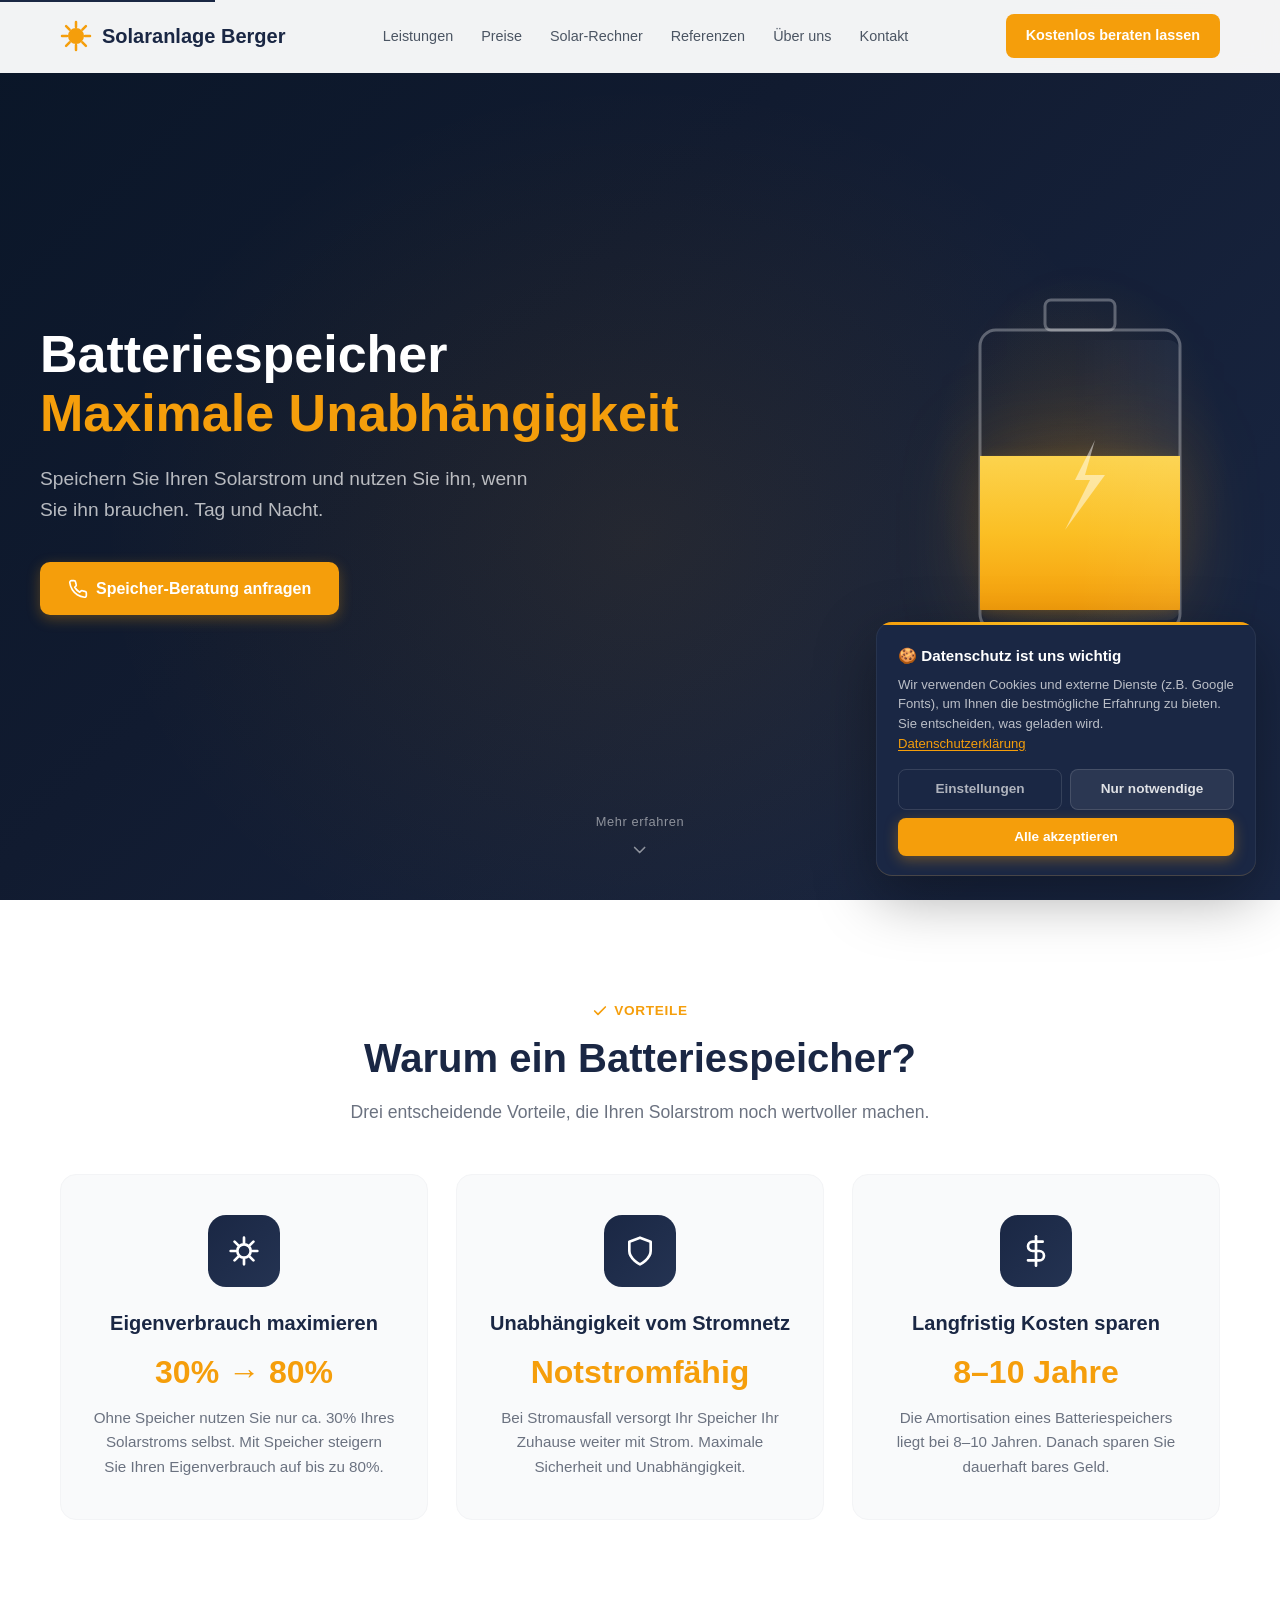
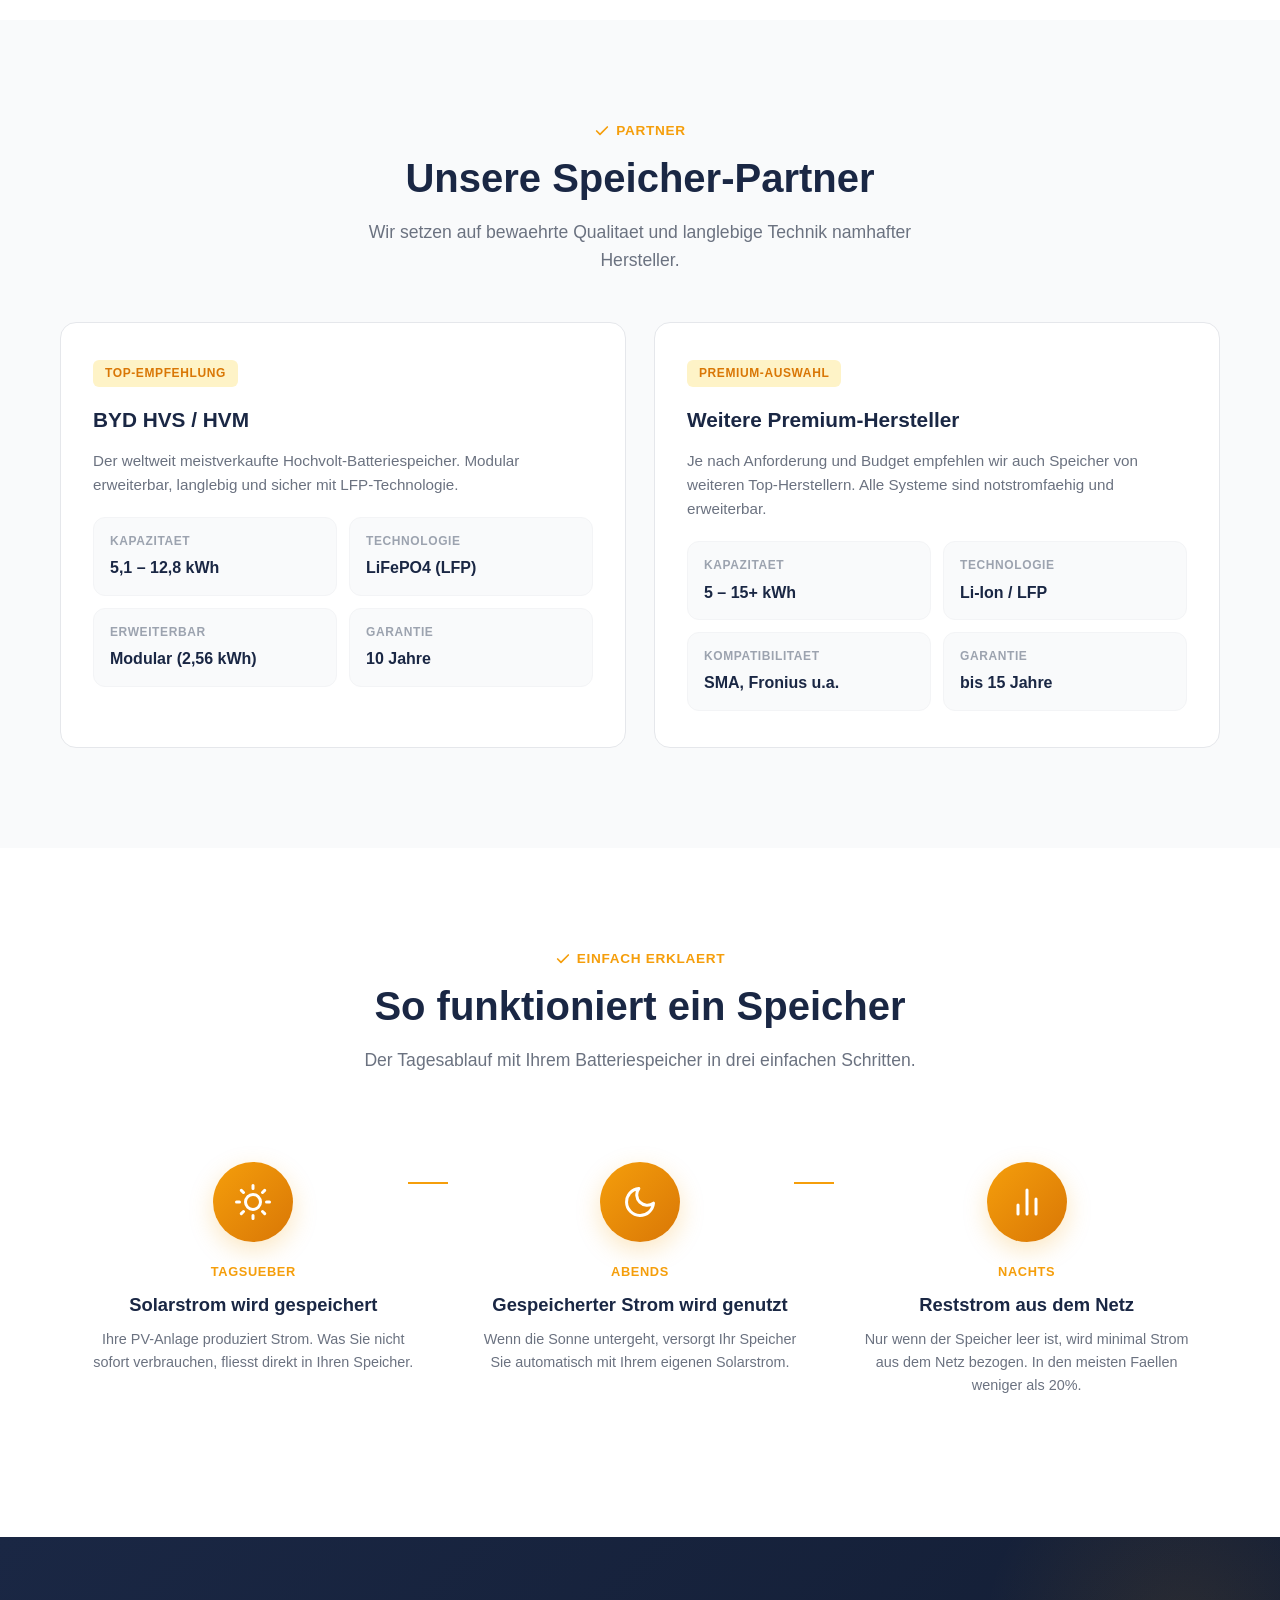
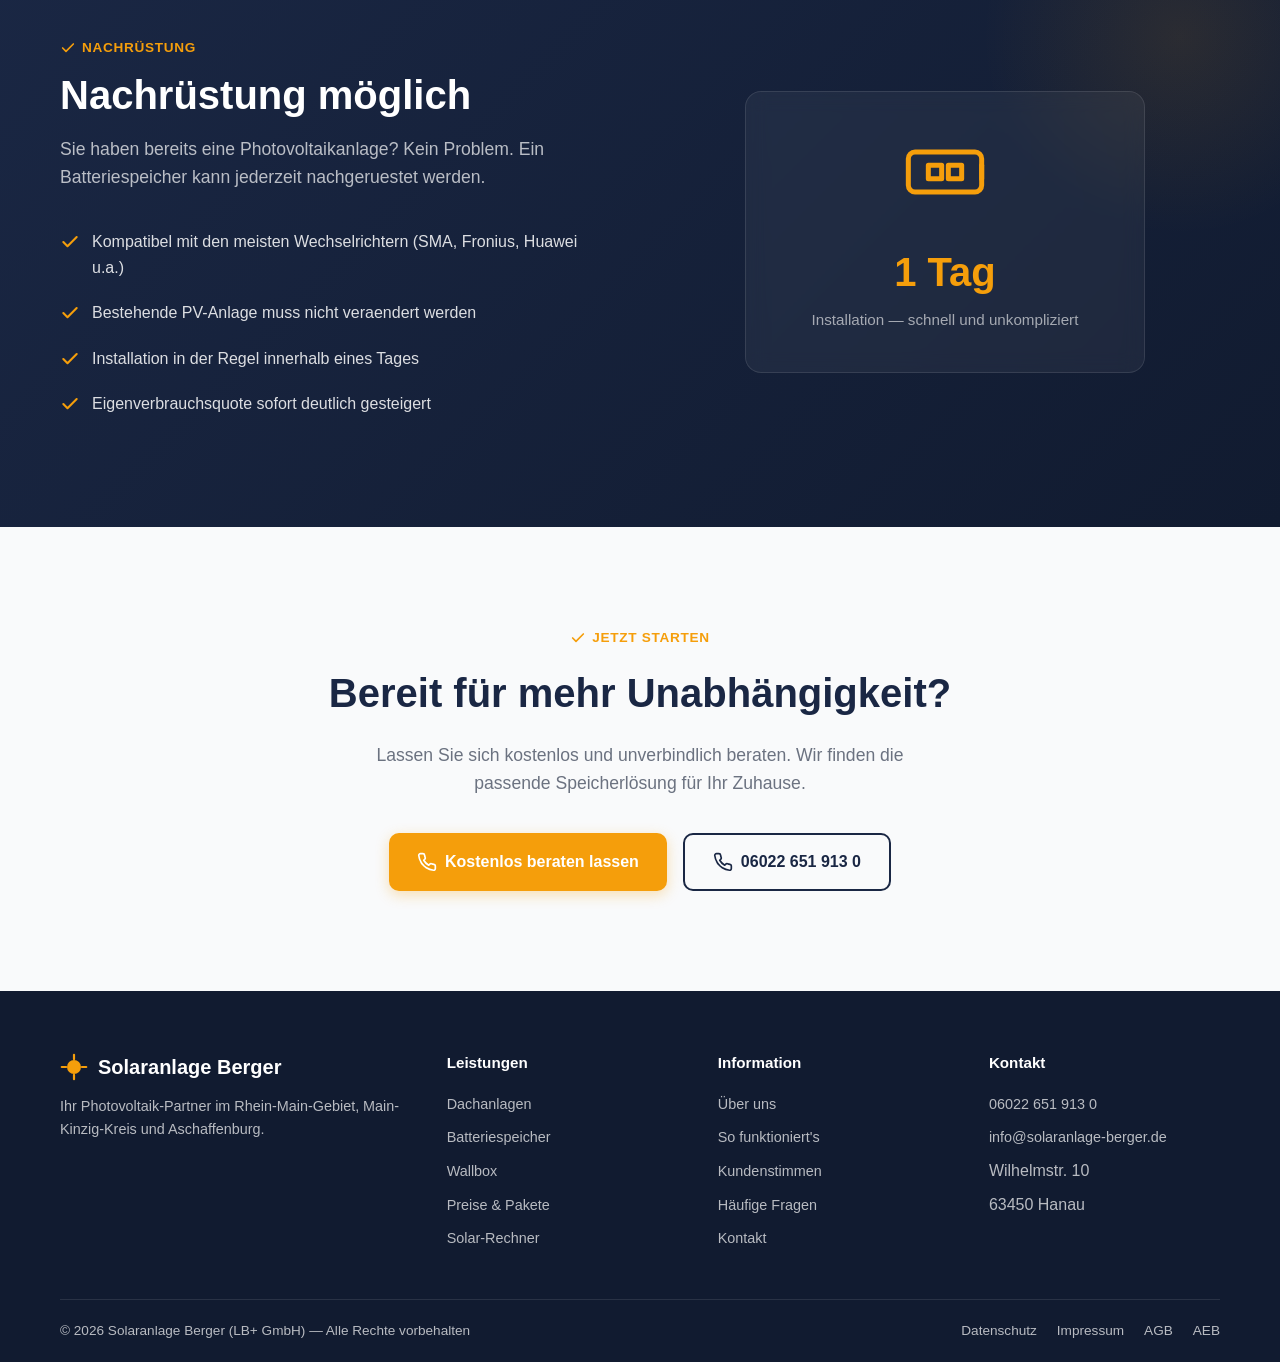
<file: batteriespeicher.html>
<!DOCTYPE html>
<html lang="de">
<head>
  <meta charset="UTF-8">
  <meta name="viewport" content="width=device-width, initial-scale=1.0">
  <title>Batteriespeicher — Solaranlage Berger | Maximale Unabhängigkeit</title>
  <meta name="description" content="Batteriespeicher von Solaranlage Berger: Eigenverbrauch maximieren, Unabhängigkeit vom Stromnetz, Notstromfähig. BYD Premium-Speicher. Jetzt beraten lassen!">

  <!-- Fonts -->

  <!-- Styles -->
  <link rel="stylesheet" href="css/styles.css?v=11">

  <style>
    /* ===== BATTERY HERO ===== */
    .bat-hero {
      position: relative;
      min-height: 100vh;
      display: flex;
      align-items: center;
      justify-content: center;
      background: linear-gradient(135deg, #0a1628 0%, #111b30 40%, #1a2744 100%);
      overflow: hidden;
      padding: 120px 20px 80px;
    }
    .bat-hero::before {
      content: '';
      position: absolute;
      inset: 0;
      background: radial-gradient(ellipse at 50% 60%, rgba(245,158,11,0.08) 0%, transparent 60%);
      pointer-events: none;
    }

    /* Ambient particles */
    .bat-hero-particles {
      position: absolute;
      inset: 0;
      pointer-events: none;
      overflow: hidden;
    }
    .bat-particle {
      position: absolute;
      width: 4px;
      height: 4px;
      background: var(--accent);
      border-radius: 50%;
      opacity: 0;
      animation: particleFloat 4s infinite ease-in-out;
    }
    .bat-particle:nth-child(1) { left: 10%; top: 80%; animation-delay: 0s; animation-duration: 3.5s; }
    .bat-particle:nth-child(2) { left: 25%; top: 75%; animation-delay: 0.5s; animation-duration: 4s; }
    .bat-particle:nth-child(3) { left: 40%; top: 85%; animation-delay: 1s; animation-duration: 3.8s; }
    .bat-particle:nth-child(4) { left: 55%; top: 78%; animation-delay: 1.5s; animation-duration: 4.2s; }
    .bat-particle:nth-child(5) { left: 70%; top: 82%; animation-delay: 2s; animation-duration: 3.6s; }
    .bat-particle:nth-child(6) { left: 85%; top: 76%; animation-delay: 2.5s; animation-duration: 4.4s; }
    .bat-particle:nth-child(7) { left: 15%; top: 90%; animation-delay: 0.3s; animation-duration: 3.9s; }
    .bat-particle:nth-child(8) { left: 60%; top: 88%; animation-delay: 1.8s; animation-duration: 4.1s; }
    .bat-particle:nth-child(9) { left: 35%; top: 70%; animation-delay: 0.8s; animation-duration: 3.7s; }
    .bat-particle:nth-child(10) { left: 80%; top: 72%; animation-delay: 2.2s; animation-duration: 4.3s; }
    .bat-particle:nth-child(11) { left: 48%; top: 92%; animation-delay: 1.2s; animation-duration: 3.4s; }
    .bat-particle:nth-child(12) { left: 92%; top: 85%; animation-delay: 0.7s; animation-duration: 4.5s; }

    @keyframes particleFloat {
      0% { opacity: 0; transform: translateY(0) scale(0.5); }
      20% { opacity: 0.8; }
      80% { opacity: 0.6; }
      100% { opacity: 0; transform: translateY(-200px) scale(0); }
    }

    .bat-hero-inner {
      position: relative;
      z-index: 1;
      display: flex;
      align-items: center;
      gap: 80px;
      max-width: 1200px;
      width: 100%;
    }

    .bat-hero-text {
      flex: 1;
      color: var(--white);
    }
    .bat-hero-text h1 {
      font-size: clamp(2rem, 5vw, 3.25rem);
      font-weight: 800;
      line-height: 1.15;
      margin-bottom: 20px;
      color: var(--white);
    }
    .bat-hero-text h1 span {
      color: var(--accent);
      display: block;
    }
    .bat-hero-text p {
      font-size: clamp(1.05rem, 2vw, 1.2rem);
      color: rgba(255,255,255,0.7);
      line-height: 1.6;
      max-width: 520px;
      margin-bottom: 36px;
    }

    /* Battery SVG animation container */
    .bat-animation-wrap {
      flex: 0 0 320px;
      display: flex;
      align-items: center;
      justify-content: center;
      position: relative;
    }

    .bat-svg {
      width: 260px;
      height: 380px;
      filter: drop-shadow(0 0 40px rgba(245,158,11,0.2));
    }

    /* Battery body outline */
    .bat-body {
      fill: none;
      stroke: rgba(255,255,255,0.3);
      stroke-width: 3;
    }
    .bat-cap {
      fill: none;
      stroke: rgba(255,255,255,0.3);
      stroke-width: 3;
    }

    /* Battery fill (energy) */
    .bat-fill {
      fill: url(#batteryGradient);
      animation: batteryFill 4s ease-in-out infinite alternate;
    }
    @keyframes batteryFill {
      0% { height: 40px; y: 290px; }
      100% { height: 250px; y: 80px; }
    }

    /* Battery fill glow */
    .bat-fill-glow {
      fill: url(#batteryGlowGradient);
      opacity: 0.5;
      animation: batteryFill 4s ease-in-out infinite alternate;
      filter: blur(8px);
    }

    /* Percentage text */
    .bat-percent {
      font-family: var(--font);
      font-weight: 800;
      font-size: 42px;
      fill: var(--white);
      text-anchor: middle;
      animation: percentPulse 4s ease-in-out infinite alternate;
    }
    @keyframes percentPulse {
      0% { opacity: 0.7; }
      50% { opacity: 1; }
      100% { opacity: 0.7; }
    }

    /* Spark effects */
    .bat-spark {
      fill: var(--accent);
      opacity: 0;
      animation: sparkFlash 2s infinite;
    }
    .bat-spark:nth-child(1) { animation-delay: 0s; }
    .bat-spark:nth-child(2) { animation-delay: 0.6s; }
    .bat-spark:nth-child(3) { animation-delay: 1.2s; }
    .bat-spark:nth-child(4) { animation-delay: 0.3s; }
    .bat-spark:nth-child(5) { animation-delay: 0.9s; }
    .bat-spark:nth-child(6) { animation-delay: 1.5s; }

    @keyframes sparkFlash {
      0%, 100% { opacity: 0; transform: scale(0.5); }
      50% { opacity: 1; transform: scale(1.2); }
    }

    /* Lightning bolts */
    .bat-lightning {
      stroke: var(--accent);
      stroke-width: 2;
      fill: none;
      stroke-linecap: round;
      stroke-linejoin: round;
      opacity: 0;
      animation: lightningFlash 3s infinite;
      filter: drop-shadow(0 0 6px rgba(245,158,11,0.8));
    }
    .bat-lightning:nth-of-type(2) { animation-delay: 1s; }
    .bat-lightning:nth-of-type(3) { animation-delay: 2s; }
    @keyframes lightningFlash {
      0%, 85%, 100% { opacity: 0; }
      88%, 92% { opacity: 1; }
      90% { opacity: 0.3; }
    }

    /* Energy ring */
    .bat-energy-ring {
      fill: none;
      stroke: var(--accent);
      stroke-width: 1.5;
      opacity: 0;
      transform-origin: center;
      animation: ringExpand 3s infinite ease-out;
    }
    .bat-energy-ring:nth-of-type(2) { animation-delay: 1s; }
    .bat-energy-ring:nth-of-type(3) { animation-delay: 2s; }
    @keyframes ringExpand {
      0% { opacity: 0.6; transform: scale(0.8); }
      100% { opacity: 0; transform: scale(1.6); }
    }

    /* Pulsing glow behind battery */
    .bat-glow-bg {
      position: absolute;
      width: 300px;
      height: 400px;
      background: radial-gradient(ellipse, rgba(245,158,11,0.15) 0%, transparent 70%);
      border-radius: 50%;
      animation: glowPulse 4s ease-in-out infinite alternate;
      pointer-events: none;
    }
    @keyframes glowPulse {
      0% { opacity: 0.4; transform: scale(0.9); }
      100% { opacity: 1; transform: scale(1.1); }
    }

    /* Scroll indicator */
    .bat-scroll-indicator {
      position: absolute;
      bottom: 40px;
      left: 50%;
      transform: translateX(-50%);
      display: flex;
      flex-direction: column;
      align-items: center;
      gap: 8px;
      color: rgba(255,255,255,0.5);
      font-size: 0.8rem;
      font-weight: 500;
      letter-spacing: 0.05em;
      animation: scrollBounce 2s infinite;
      z-index: 2;
    }
    .bat-scroll-indicator svg {
      animation: scrollArrow 2s infinite;
    }
    @keyframes scrollBounce {
      0%, 100% { transform: translateX(-50%) translateY(0); }
      50% { transform: translateX(-50%) translateY(8px); }
    }
    @keyframes scrollArrow {
      0%, 100% { opacity: 0.4; }
      50% { opacity: 1; }
    }

    /* ===== BENEFIT CARDS ===== */
    .bat-benefits {
      padding: 100px 0;
      background: var(--white);
    }
    .bat-benefits-grid {
      display: grid;
      grid-template-columns: repeat(3, 1fr);
      gap: 28px;
      margin-top: 48px;
    }
    .bat-benefit-card {
      background: var(--gray-50);
      border: 1px solid var(--gray-100);
      border-radius: var(--radius-lg);
      padding: 40px 32px;
      text-align: center;
      transition: var(--transition);
      position: relative;
      overflow: hidden;
    }
    .bat-benefit-card::before {
      content: '';
      position: absolute;
      top: 0; left: 0; right: 0;
      height: 4px;
      background: var(--accent);
      transform: scaleX(0);
      transition: transform var(--transition);
    }
    .bat-benefit-card:hover::before { transform: scaleX(1); }
    .bat-benefit-card:hover {
      transform: translateY(-6px);
      box-shadow: var(--shadow-xl);
      border-color: var(--accent);
    }
    .bat-benefit-icon {
      width: 72px;
      height: 72px;
      background: linear-gradient(135deg, var(--primary), var(--primary-light));
      border-radius: 18px;
      display: flex;
      align-items: center;
      justify-content: center;
      margin: 0 auto 20px;
    }
    .bat-benefit-icon svg { color: var(--white); }
    .bat-benefit-card h3 {
      font-size: 1.25rem;
      font-weight: 700;
      color: var(--primary);
      margin-bottom: 8px;
    }
    .bat-benefit-stat {
      font-size: 2rem;
      font-weight: 800;
      color: var(--accent);
      margin-bottom: 8px;
    }
    .bat-benefit-card p {
      font-size: 0.95rem;
      color: var(--gray-500);
      line-height: 1.6;
    }

    /* ===== PARTNER SECTION ===== */
    .bat-partners {
      padding: 100px 0;
      background: var(--gray-50);
    }
    .bat-partner-grid {
      display: grid;
      grid-template-columns: repeat(2, 1fr);
      gap: 28px;
      margin-top: 48px;
    }
    .bat-partner-card {
      background: var(--white);
      border: 1px solid var(--gray-200);
      border-radius: var(--radius-lg);
      padding: 36px 32px;
      transition: var(--transition);
    }
    .bat-partner-card:hover {
      transform: translateY(-4px);
      box-shadow: var(--shadow-lg);
      border-color: var(--accent);
    }
    .bat-partner-badge {
      display: inline-flex;
      align-items: center;
      gap: 6px;
      background: var(--accent-light);
      color: var(--accent-hover);
      font-size: 0.75rem;
      font-weight: 700;
      text-transform: uppercase;
      letter-spacing: 0.05em;
      padding: 4px 12px;
      border-radius: 6px;
      margin-bottom: 16px;
    }
    .bat-partner-card h3 {
      font-size: 1.3rem;
      font-weight: 700;
      color: var(--primary);
      margin-bottom: 12px;
    }
    .bat-partner-card > p {
      font-size: 0.95rem;
      color: var(--gray-500);
      margin-bottom: 20px;
      line-height: 1.6;
    }
    .bat-specs {
      display: grid;
      grid-template-columns: 1fr 1fr;
      gap: 12px;
    }
    .bat-spec {
      background: var(--gray-50);
      padding: 14px 16px;
      border-radius: var(--radius);
      border: 1px solid var(--gray-100);
    }
    .bat-spec-label {
      font-size: 0.75rem;
      font-weight: 600;
      color: var(--gray-400);
      text-transform: uppercase;
      letter-spacing: 0.05em;
      margin-bottom: 4px;
    }
    .bat-spec-value {
      font-size: 1rem;
      font-weight: 700;
      color: var(--primary);
    }

    /* ===== HOW IT WORKS ===== */
    .bat-howitworks {
      padding: 100px 0;
      background: var(--white);
    }
    .bat-flow {
      display: grid;
      grid-template-columns: repeat(3, 1fr);
      gap: 0;
      margin-top: 48px;
      position: relative;
    }
    .bat-flow-step {
      text-align: center;
      padding: 40px 28px;
      position: relative;
    }
    .bat-flow-step::after {
      content: '';
      position: absolute;
      top: 60px;
      right: -1px;
      width: 40px;
      height: 2px;
      background: var(--accent);
    }
    .bat-flow-step:last-child::after { display: none; }
    .bat-flow-icon {
      width: 80px;
      height: 80px;
      background: linear-gradient(135deg, var(--accent), var(--accent-hover));
      border-radius: 50%;
      display: flex;
      align-items: center;
      justify-content: center;
      margin: 0 auto 20px;
      box-shadow: 0 8px 24px rgba(245,158,11,0.25);
    }
    .bat-flow-icon svg { color: var(--white); }
    .bat-flow-label {
      font-size: 0.8rem;
      font-weight: 600;
      color: var(--accent);
      text-transform: uppercase;
      letter-spacing: 0.05em;
      margin-bottom: 8px;
    }
    .bat-flow-step h3 {
      font-size: 1.15rem;
      font-weight: 700;
      color: var(--primary);
      margin-bottom: 8px;
    }
    .bat-flow-step p {
      font-size: 0.9rem;
      color: var(--gray-500);
      line-height: 1.6;
    }

    /* ===== RETROFIT SECTION ===== */
    .bat-retrofit {
      padding: 100px 0;
      background: linear-gradient(135deg, var(--primary) 0%, var(--primary-dark) 100%);
      color: var(--white);
      position: relative;
      overflow: hidden;
    }
    .bat-retrofit::before {
      content: '';
      position: absolute;
      top: -100px;
      right: -100px;
      width: 400px;
      height: 400px;
      background: radial-gradient(circle, rgba(245,158,11,0.1) 0%, transparent 70%);
      border-radius: 50%;
      pointer-events: none;
    }
    .bat-retrofit-inner {
      display: grid;
      grid-template-columns: 1fr 1fr;
      gap: 60px;
      align-items: center;
      position: relative;
      z-index: 1;
    }
    .bat-retrofit-text h2 {
      font-size: clamp(1.75rem, 4vw, 2.5rem);
      font-weight: 800;
      color: var(--white);
      margin-bottom: 16px;
      line-height: 1.2;
    }
    .bat-retrofit-text > p {
      color: rgba(255,255,255,0.7);
      font-size: 1.1rem;
      line-height: 1.6;
      margin-bottom: 28px;
    }
    .bat-retrofit-features {
      list-style: none;
    }
    .bat-retrofit-features li {
      display: flex;
      align-items: flex-start;
      gap: 12px;
      padding: 10px 0;
      font-size: 1rem;
      color: rgba(255,255,255,0.85);
    }
    .bat-retrofit-features li svg {
      flex-shrink: 0;
      margin-top: 3px;
      color: var(--accent);
    }
    .bat-retrofit-visual {
      display: flex;
      align-items: center;
      justify-content: center;
    }
    .bat-retrofit-graphic {
      width: 100%;
      max-width: 400px;
      padding: 40px;
      background: rgba(255,255,255,0.05);
      border: 1px solid rgba(255,255,255,0.1);
      border-radius: var(--radius-lg);
      backdrop-filter: blur(10px);
      text-align: center;
    }
    .bat-retrofit-graphic svg {
      margin-bottom: 20px;
    }
    .bat-retrofit-stat {
      font-size: 2.5rem;
      font-weight: 800;
      color: var(--accent);
      margin-bottom: 4px;
    }
    .bat-retrofit-stat-label {
      font-size: 0.95rem;
      color: rgba(255,255,255,0.6);
    }

    /* ===== CTA SECTION ===== */
    .bat-cta-section {
      padding: 100px 0;
      background: var(--gray-50);
      text-align: center;
    }
    .bat-cta-section h2 {
      font-size: clamp(1.75rem, 4vw, 2.5rem);
      font-weight: 800;
      color: var(--primary);
      margin-bottom: 16px;
    }
    .bat-cta-section > .container > p {
      font-size: 1.1rem;
      color: var(--gray-500);
      max-width: 600px;
      margin: 0 auto 36px;
      line-height: 1.6;
    }
    .bat-cta-buttons {
      display: flex;
      justify-content: center;
      flex-wrap: wrap;
      gap: 16px;
    }

    /* ===== RESPONSIVE ===== */
    @media (max-width: 1024px) {
      .bat-hero-inner {
        flex-direction: column;
        gap: 40px;
        text-align: center;
      }
      .bat-hero-text p { margin: 0 auto 36px; }
      .bat-animation-wrap { flex: none; }
    }

    @media (max-width: 768px) {
      .bat-benefits-grid { grid-template-columns: 1fr; }
      .bat-partner-grid { grid-template-columns: 1fr; }
      .bat-flow {
        grid-template-columns: 1fr;
        gap: 20px;
      }
      .bat-flow-step::after { display: none; }
      .bat-flow-step { padding: 24px 20px; }
      .bat-retrofit-inner {
        grid-template-columns: 1fr;
        gap: 40px;
      }
      .bat-specs { grid-template-columns: 1fr; }
    }

    /* Subpage nav link styling */
    .nav-links a.active {
      color: var(--accent);
      font-weight: 700;
    }
  </style>
  <link rel="icon" type="image/svg+xml" href="/favicon.svg">
  <link rel="apple-touch-icon" href="/favicon.svg">
  <meta property="og:image" content="https://www.solaranlage-berger.de/og-image.jpg">
  <meta property="og:image:width" content="1200">
  <meta property="og:image:height" content="630">
  <meta property="og:image:type" content="image/jpeg">
  <meta name="twitter:card" content="summary_large_image">
  <meta name="twitter:image" content="https://www.solaranlage-berger.de/og-image.jpg">
</head>
<body>
  <!-- Skip Link for Accessibility -->
  <a href="#main-content" class="skip-link">Zum Hauptinhalt springen</a>

  <!-- ===== HEADER ===== -->
  <header class="header" role="banner">
    <div class="container header-inner">
      <a href="index.html" class="logo" aria-label="Solaranlage Berger — Startseite">
        <svg width="32" height="32" viewBox="0 0 32 32" fill="none" aria-hidden="true">
          <circle cx="16" cy="16" r="8" fill="#f59e0b"/>
          <line x1="16" y1="2" x2="16" y2="7" stroke="#f59e0b" stroke-width="2.5" stroke-linecap="round"/>
          <line x1="16" y1="25" x2="16" y2="30" stroke="#f59e0b" stroke-width="2.5" stroke-linecap="round"/>
          <line x1="2" y1="16" x2="7" y2="16" stroke="#f59e0b" stroke-width="2.5" stroke-linecap="round"/>
          <line x1="25" y1="16" x2="30" y2="16" stroke="#f59e0b" stroke-width="2.5" stroke-linecap="round"/>
          <line x1="6.1" y1="6.1" x2="9.6" y2="9.6" stroke="#f59e0b" stroke-width="2.5" stroke-linecap="round"/>
          <line x1="22.4" y1="22.4" x2="25.9" y2="25.9" stroke="#f59e0b" stroke-width="2.5" stroke-linecap="round"/>
          <line x1="6.1" y1="25.9" x2="9.6" y2="22.4" stroke="#f59e0b" stroke-width="2.5" stroke-linecap="round"/>
          <line x1="22.4" y1="9.6" x2="25.9" y2="6.1" stroke="#f59e0b" stroke-width="2.5" stroke-linecap="round"/>
        </svg>
        Solaranlage Berger
      </a>

      <nav aria-label="Hauptnavigation">
        <ul class="nav-links" id="navLinks" role="menubar">
          <li role="none"><a href="index.html#leistungen" role="menuitem">Leistungen</a></li>
          <li role="none"><a href="index.html#preise" role="menuitem">Preise</a></li>
          <li role="none"><a href="index.html#rechner" role="menuitem">Solar-Rechner</a></li>
          <li role="none"><a href="index.html#referenzen" role="menuitem">Referenzen</a></li>
          <li role="none"><a href="index.html#ueber-uns" role="menuitem">Über uns</a></li>
          <li role="none"><a href="index.html#kontakt" role="menuitem">Kontakt</a></li>
        </ul>
      </nav>

      <div class="nav-right">
        <a href="index.html#kontakt" class="nav-cta">Kostenlos beraten lassen</a>
        <button class="hamburger" id="hamburger" aria-label="Menü öffnen" aria-expanded="false" aria-controls="navLinks">
          <span></span><span></span><span></span>
        </button>
      </div>
    </div>
  </header>

  <!-- ===== MAIN ===== -->
  <main id="main-content">

    <!-- ===== HERO ===== -->
    <section class="bat-hero" aria-labelledby="bat-hero-heading">
      <!-- Floating particles -->
      <div class="bat-hero-particles" aria-hidden="true">
        <div class="bat-particle"></div>
        <div class="bat-particle"></div>
        <div class="bat-particle"></div>
        <div class="bat-particle"></div>
        <div class="bat-particle"></div>
        <div class="bat-particle"></div>
        <div class="bat-particle"></div>
        <div class="bat-particle"></div>
        <div class="bat-particle"></div>
        <div class="bat-particle"></div>
        <div class="bat-particle"></div>
        <div class="bat-particle"></div>
      </div>

      <div class="bat-hero-inner">
        <div class="bat-hero-text fade-up">
          <h1 id="bat-hero-heading">Batteriespeicher <span>Maximale Unabhängigkeit</span></h1>
          <p>Speichern Sie Ihren Solarstrom und nutzen Sie ihn, wenn Sie ihn brauchen. Tag und Nacht.</p>
          <a href="index.html#kontakt" class="btn-primary">
            <svg width="20" height="20" viewBox="0 0 24 24" fill="none" stroke="currentColor" stroke-width="2" stroke-linecap="round" stroke-linejoin="round" aria-hidden="true"><path d="M22 16.92v3a2 2 0 0 1-2.18 2 19.79 19.79 0 0 1-8.63-3.07 19.5 19.5 0 0 1-6-6 19.79 19.79 0 0 1-3.07-8.67A2 2 0 0 1 4.11 2h3a2 2 0 0 1 2 1.72c.127.96.362 1.903.7 2.81a2 2 0 0 1-.45 2.11L8.09 9.91a16 16 0 0 0 6 6l1.27-1.27a2 2 0 0 1 2.11-.45c.907.338 1.85.573 2.81.7A2 2 0 0 1 22 16.92z"/></svg>
            Speicher-Beratung anfragen
          </a>
        </div>

        <div class="bat-animation-wrap">
          <div class="bat-glow-bg" aria-hidden="true"></div>
          <svg class="bat-svg" viewBox="0 0 260 380" fill="none" xmlns="http://www.w3.org/2000/svg" aria-hidden="true">
            <defs>
              <linearGradient id="batteryGradient" x1="0" y1="1" x2="0" y2="0">
                <stop offset="0%" stop-color="#f59e0b"/>
                <stop offset="50%" stop-color="#fbbf24"/>
                <stop offset="100%" stop-color="#fcd34d"/>
              </linearGradient>
              <linearGradient id="batteryGlowGradient" x1="0" y1="1" x2="0" y2="0">
                <stop offset="0%" stop-color="#f59e0b" stop-opacity="0.6"/>
                <stop offset="100%" stop-color="#fbbf24" stop-opacity="0.2"/>
              </linearGradient>
              <clipPath id="batteryClip">
                <rect x="30" y="60" width="200" height="280" rx="12"/>
              </clipPath>
            </defs>

            <!-- Battery cap / terminal -->
            <rect class="bat-cap" x="95" y="20" width="70" height="30" rx="6"/>

            <!-- Battery body -->
            <rect class="bat-body" x="30" y="50" width="200" height="300" rx="16"/>

            <!-- Energy fill (animated) -->
            <g clip-path="url(#batteryClip)">
              <rect class="bat-fill-glow" x="30" y="290" width="200" height="40" rx="0">
                <animate attributeName="y" values="290;80" dur="4s" repeatCount="indefinite" calcMode="spline" keySplines="0.42 0 0.58 1" begin="0s" fill="freeze" keyTimes="0;1"/>
                <animate attributeName="height" values="40;250" dur="4s" repeatCount="indefinite" calcMode="spline" keySplines="0.42 0 0.58 1" begin="0s" fill="freeze" keyTimes="0;1"/>
              </rect>
              <rect class="bat-fill" x="30" y="290" width="200" height="40" rx="0" style="animation:none;">
                <animate attributeName="y" values="290;80" dur="4s" repeatCount="indefinite" calcMode="spline" keySplines="0.42 0 0.58 1" begin="0s" fill="freeze" keyTimes="0;1"/>
                <animate attributeName="height" values="40;250" dur="4s" repeatCount="indefinite" calcMode="spline" keySplines="0.42 0 0.58 1" begin="0s" fill="freeze" keyTimes="0;1"/>
              </rect>

              <!-- Shimmer effect -->
              <rect x="30" y="50" width="200" height="300" fill="url(#shimmer)" opacity="0.15">
                <animate attributeName="x" values="-200;260" dur="3s" repeatCount="indefinite"/>
              </rect>
            </g>

            <!-- Lightning bolt icon inside battery -->
            <path d="M145 160 L125 200 L140 200 L115 250 L155 195 L135 195 Z" fill="rgba(255,255,255,0.9)" stroke="none">
              <animate attributeName="opacity" values="0.5;1;0.5" dur="2s" repeatCount="indefinite"/>
            </path>

            <!-- Energy rings -->
            <circle class="bat-energy-ring" cx="130" cy="200" r="120"/>
            <circle class="bat-energy-ring" cx="130" cy="200" r="140"/>
            <circle class="bat-energy-ring" cx="130" cy="200" r="160"/>

            <!-- Lightning arcs -->
            <polyline class="bat-lightning" points="10,120 0,140 15,135 5,160"/>
            <polyline class="bat-lightning" points="250,100 260,125 245,118 255,145"/>
            <polyline class="bat-lightning" points="15,260 5,280 20,275 10,300"/>

            <!-- Sparks -->
            <g class="bat-spark"><circle cx="20" cy="150" r="3"/></g>
            <g class="bat-spark"><circle cx="240" cy="130" r="2.5"/></g>
            <g class="bat-spark"><circle cx="15" cy="280" r="2"/></g>
            <g class="bat-spark"><circle cx="245" cy="260" r="3"/></g>
            <g class="bat-spark"><circle cx="130" cy="40" r="2.5"/></g>
            <g class="bat-spark"><circle cx="25" cy="200" r="2"/></g>

            <!-- Shimmer gradient -->
            <defs>
              <linearGradient id="shimmer" x1="0" y1="0" x2="1" y2="0">
                <stop offset="0%" stop-color="white" stop-opacity="0"/>
                <stop offset="50%" stop-color="white" stop-opacity="0.3"/>
                <stop offset="100%" stop-color="white" stop-opacity="0"/>
              </linearGradient>
            </defs>
          </svg>
        </div>
      </div>

      <!-- Scroll indicator -->
      <div class="bat-scroll-indicator" aria-hidden="true">
        <span>Mehr erfahren</span>
        <svg width="20" height="20" viewBox="0 0 24 24" fill="none" stroke="currentColor" stroke-width="2" stroke-linecap="round" stroke-linejoin="round"><polyline points="6 9 12 15 18 9"/></svg>
      </div>
    </section>

    <!-- ===== WARUM EIN BATTERIESPEICHER ===== -->
    <section class="bat-benefits" aria-labelledby="bat-benefits-heading">
      <div class="container">
        <div class="section-header center">
          <div class="section-label">
            <svg width="16" height="16" viewBox="0 0 24 24" fill="none" stroke="currentColor" stroke-width="2.5" stroke-linecap="round" stroke-linejoin="round" aria-hidden="true"><polyline points="20 6 9 17 4 12"/></svg>
            Vorteile
          </div>
          <h2 class="section-title" id="bat-benefits-heading">Warum ein Batteriespeicher?</h2>
          <p class="section-desc">Drei entscheidende Vorteile, die Ihren Solarstrom noch wertvoller machen.</p>
        </div>
        <div class="bat-benefits-grid">
          <!-- Benefit 1 -->
          <div class="bat-benefit-card fade-up">
            <div class="bat-benefit-icon">
              <svg width="32" height="32" viewBox="0 0 24 24" fill="none" stroke="currentColor" stroke-width="2" stroke-linecap="round" stroke-linejoin="round"><path d="M12 2v4m0 12v4M4.93 4.93l2.83 2.83m8.48 8.48l2.83 2.83M2 12h4m12 0h4M4.93 19.07l2.83-2.83m8.48-8.48l2.83-2.83"/><circle cx="12" cy="12" r="5"/></svg>
            </div>
            <h3>Eigenverbrauch maximieren</h3>
            <div class="bat-benefit-stat">30% &rarr; 80%</div>
            <p>Ohne Speicher nutzen Sie nur ca. 30% Ihres Solarstroms selbst. Mit Speicher steigern Sie Ihren Eigenverbrauch auf bis zu 80%.</p>
          </div>
          <!-- Benefit 2 -->
          <div class="bat-benefit-card fade-up">
            <div class="bat-benefit-icon">
              <svg width="32" height="32" viewBox="0 0 24 24" fill="none" stroke="currentColor" stroke-width="2" stroke-linecap="round" stroke-linejoin="round"><path d="M12 22s8-4 8-10V5l-8-3-8 3v7c0 6 8 10 8 10z"/></svg>
            </div>
            <h3>Unabhängigkeit vom Stromnetz</h3>
            <div class="bat-benefit-stat">Notstromfähig</div>
            <p>Bei Stromausfall versorgt Ihr Speicher Ihr Zuhause weiter mit Strom. Maximale Sicherheit und Unabhängigkeit.</p>
          </div>
          <!-- Benefit 3 -->
          <div class="bat-benefit-card fade-up">
            <div class="bat-benefit-icon">
              <svg width="32" height="32" viewBox="0 0 24 24" fill="none" stroke="currentColor" stroke-width="2" stroke-linecap="round" stroke-linejoin="round"><line x1="12" y1="1" x2="12" y2="23"/><path d="M17 5H9.5a3.5 3.5 0 0 0 0 7h5a3.5 3.5 0 0 1 0 7H6"/></svg>
            </div>
            <h3>Langfristig Kosten sparen</h3>
            <div class="bat-benefit-stat">8–10 Jahre</div>
            <p>Die Amortisation eines Batteriespeichers liegt bei 8–10 Jahren. Danach sparen Sie dauerhaft bares Geld.</p>
          </div>
        </div>
      </div>
    </section>

    <!-- ===== UNSERE SPEICHER-PARTNER ===== -->
    <section class="bat-partners" aria-labelledby="bat-partners-heading">
      <div class="container">
        <div class="section-header center">
          <div class="section-label">
            <svg width="16" height="16" viewBox="0 0 24 24" fill="none" stroke="currentColor" stroke-width="2.5" stroke-linecap="round" stroke-linejoin="round" aria-hidden="true"><polyline points="20 6 9 17 4 12"/></svg>
            Partner
          </div>
          <h2 class="section-title" id="bat-partners-heading">Unsere Speicher-Partner</h2>
          <p class="section-desc">Wir setzen auf bewaehrte Qualitaet und langlebige Technik namhafter Hersteller.</p>
        </div>
        <div class="bat-partner-grid">
          <!-- BYD -->
          <div class="bat-partner-card fade-up">
            <div class="bat-partner-badge">Top-Empfehlung</div>
            <h3>BYD HVS / HVM</h3>
            <p>Der weltweit meistverkaufte Hochvolt-Batteriespeicher. Modular erweiterbar, langlebig und sicher mit LFP-Technologie.</p>
            <div class="bat-specs">
              <div class="bat-spec">
                <div class="bat-spec-label">Kapazitaet</div>
                <div class="bat-spec-value">5,1 – 12,8 kWh</div>
              </div>
              <div class="bat-spec">
                <div class="bat-spec-label">Technologie</div>
                <div class="bat-spec-value">LiFePO4 (LFP)</div>
              </div>
              <div class="bat-spec">
                <div class="bat-spec-label">Erweiterbar</div>
                <div class="bat-spec-value">Modular (2,56 kWh)</div>
              </div>
              <div class="bat-spec">
                <div class="bat-spec-label">Garantie</div>
                <div class="bat-spec-value">10 Jahre</div>
              </div>
            </div>
          </div>
          <!-- Weitere Hersteller -->
          <div class="bat-partner-card fade-up">
            <div class="bat-partner-badge">Premium-Auswahl</div>
            <h3>Weitere Premium-Hersteller</h3>
            <p>Je nach Anforderung und Budget empfehlen wir auch Speicher von weiteren Top-Herstellern. Alle Systeme sind notstromfaehig und erweiterbar.</p>
            <div class="bat-specs">
              <div class="bat-spec">
                <div class="bat-spec-label">Kapazitaet</div>
                <div class="bat-spec-value">5 – 15+ kWh</div>
              </div>
              <div class="bat-spec">
                <div class="bat-spec-label">Technologie</div>
                <div class="bat-spec-value">Li-Ion / LFP</div>
              </div>
              <div class="bat-spec">
                <div class="bat-spec-label">Kompatibilitaet</div>
                <div class="bat-spec-value">SMA, Fronius u.a.</div>
              </div>
              <div class="bat-spec">
                <div class="bat-spec-label">Garantie</div>
                <div class="bat-spec-value">bis 15 Jahre</div>
              </div>
            </div>
          </div>
        </div>
      </div>
    </section>

    <!-- ===== SO FUNKTIONIERT EIN SPEICHER ===== -->
    <section class="bat-howitworks" aria-labelledby="bat-howitworks-heading">
      <div class="container">
        <div class="section-header center">
          <div class="section-label">
            <svg width="16" height="16" viewBox="0 0 24 24" fill="none" stroke="currentColor" stroke-width="2.5" stroke-linecap="round" stroke-linejoin="round" aria-hidden="true"><polyline points="20 6 9 17 4 12"/></svg>
            Einfach erklaert
          </div>
          <h2 class="section-title" id="bat-howitworks-heading">So funktioniert ein Speicher</h2>
          <p class="section-desc">Der Tagesablauf mit Ihrem Batteriespeicher in drei einfachen Schritten.</p>
        </div>
        <div class="bat-flow">
          <!-- Step 1 -->
          <div class="bat-flow-step fade-up">
            <div class="bat-flow-icon">
              <svg width="36" height="36" viewBox="0 0 24 24" fill="none" stroke="currentColor" stroke-width="2" stroke-linecap="round" stroke-linejoin="round"><circle cx="12" cy="12" r="5"/><path d="M12 1v2m0 18v2M4.22 4.22l1.42 1.42m12.72 12.72l1.42 1.42M1 12h2m18 0h2M4.22 19.78l1.42-1.42m12.72-12.72l1.42-1.42"/></svg>
            </div>
            <div class="bat-flow-label">Tagsueber</div>
            <h3>Solarstrom wird gespeichert</h3>
            <p>Ihre PV-Anlage produziert Strom. Was Sie nicht sofort verbrauchen, fliesst direkt in Ihren Speicher.</p>
          </div>
          <!-- Step 2 -->
          <div class="bat-flow-step fade-up">
            <div class="bat-flow-icon">
              <svg width="36" height="36" viewBox="0 0 24 24" fill="none" stroke="currentColor" stroke-width="2" stroke-linecap="round" stroke-linejoin="round"><path d="M21 12.79A9 9 0 1 1 11.21 3 7 7 0 0 0 21 12.79z"/></svg>
            </div>
            <div class="bat-flow-label">Abends</div>
            <h3>Gespeicherter Strom wird genutzt</h3>
            <p>Wenn die Sonne untergeht, versorgt Ihr Speicher Sie automatisch mit Ihrem eigenen Solarstrom.</p>
          </div>
          <!-- Step 3 -->
          <div class="bat-flow-step fade-up">
            <div class="bat-flow-icon">
              <svg width="36" height="36" viewBox="0 0 24 24" fill="none" stroke="currentColor" stroke-width="2" stroke-linecap="round" stroke-linejoin="round"><path d="M18 20V10M12 20V4M6 20v-6"/></svg>
            </div>
            <div class="bat-flow-label">Nachts</div>
            <h3>Reststrom aus dem Netz</h3>
            <p>Nur wenn der Speicher leer ist, wird minimal Strom aus dem Netz bezogen. In den meisten Faellen weniger als 20%.</p>
          </div>
        </div>
      </div>
    </section>

    <!-- ===== NACHRUESTUNG MOEGLICH ===== -->
    <section class="bat-retrofit" aria-labelledby="bat-retrofit-heading">
      <div class="container">
        <div class="bat-retrofit-inner">
          <div class="bat-retrofit-text fade-up">
            <div class="section-label" style="color: var(--accent);">
              <svg width="16" height="16" viewBox="0 0 24 24" fill="none" stroke="currentColor" stroke-width="2.5" stroke-linecap="round" stroke-linejoin="round" aria-hidden="true"><polyline points="20 6 9 17 4 12"/></svg>
              Nachrüstung
            </div>
            <h2 id="bat-retrofit-heading">Nachrüstung möglich</h2>
            <p>Sie haben bereits eine Photovoltaikanlage? Kein Problem. Ein Batteriespeicher kann jederzeit nachgeruestet werden.</p>
            <ul class="bat-retrofit-features">
              <li>
                <svg width="20" height="20" viewBox="0 0 24 24" fill="none" stroke="currentColor" stroke-width="2.5" stroke-linecap="round" stroke-linejoin="round"><polyline points="20 6 9 17 4 12"/></svg>
                Kompatibel mit den meisten Wechselrichtern (SMA, Fronius, Huawei u.a.)
              </li>
              <li>
                <svg width="20" height="20" viewBox="0 0 24 24" fill="none" stroke="currentColor" stroke-width="2.5" stroke-linecap="round" stroke-linejoin="round"><polyline points="20 6 9 17 4 12"/></svg>
                Bestehende PV-Anlage muss nicht veraendert werden
              </li>
              <li>
                <svg width="20" height="20" viewBox="0 0 24 24" fill="none" stroke="currentColor" stroke-width="2.5" stroke-linecap="round" stroke-linejoin="round"><polyline points="20 6 9 17 4 12"/></svg>
                Installation in der Regel innerhalb eines Tages
              </li>
              <li>
                <svg width="20" height="20" viewBox="0 0 24 24" fill="none" stroke="currentColor" stroke-width="2.5" stroke-linecap="round" stroke-linejoin="round"><polyline points="20 6 9 17 4 12"/></svg>
                Eigenverbrauchsquote sofort deutlich gesteigert
              </li>
            </ul>
          </div>
          <div class="bat-retrofit-visual fade-up">
            <div class="bat-retrofit-graphic">
              <svg width="80" height="80" viewBox="0 0 24 24" fill="none" stroke="var(--accent)" stroke-width="1.5" stroke-linecap="round" stroke-linejoin="round" aria-hidden="true">
                <rect x="1" y="6" width="22" height="12" rx="2"/>
                <line x1="23" y1="10" x2="23" y2="14"/>
                <path d="M7 10h4v4H7z"/>
                <path d="M13 10h4v4h-4z"/>
              </svg>
              <div class="bat-retrofit-stat">1 Tag</div>
              <div class="bat-retrofit-stat-label">Installation — schnell und unkompliziert</div>
            </div>
          </div>
        </div>
      </div>
    </section>

    <!-- ===== CTA ===== -->
    <section class="bat-cta-section" aria-labelledby="bat-cta-heading">
      <div class="container">
        <div class="section-label" style="justify-content:center;">
          <svg width="16" height="16" viewBox="0 0 24 24" fill="none" stroke="currentColor" stroke-width="2.5" stroke-linecap="round" stroke-linejoin="round" aria-hidden="true"><polyline points="20 6 9 17 4 12"/></svg>
          Jetzt starten
        </div>
        <h2 id="bat-cta-heading">Bereit für mehr Unabhängigkeit?</h2>
        <p>Lassen Sie sich kostenlos und unverbindlich beraten. Wir finden die passende Speicherlösung für Ihr Zuhause.</p>
        <div class="bat-cta-buttons">
          <a href="index.html#kontakt" class="btn-primary">
            <svg width="20" height="20" viewBox="0 0 24 24" fill="none" stroke="currentColor" stroke-width="2" stroke-linecap="round" stroke-linejoin="round" aria-hidden="true"><path d="M22 16.92v3a2 2 0 0 1-2.18 2 19.79 19.79 0 0 1-8.63-3.07 19.5 19.5 0 0 1-6-6 19.79 19.79 0 0 1-3.07-8.67A2 2 0 0 1 4.11 2h3a2 2 0 0 1 2 1.72c.127.96.362 1.903.7 2.81a2 2 0 0 1-.45 2.11L8.09 9.91a16 16 0 0 0 6 6l1.27-1.27a2 2 0 0 1 2.11-.45c.907.338 1.85.573 2.81.7A2 2 0 0 1 22 16.92z"/></svg>
            Kostenlos beraten lassen
          </a>
          <a href="tel:+4960226519130" class="btn-secondary">
            <svg width="20" height="20" viewBox="0 0 24 24" fill="none" stroke="currentColor" stroke-width="2" stroke-linecap="round" stroke-linejoin="round" aria-hidden="true"><path d="M22 16.92v3a2 2 0 0 1-2.18 2 19.79 19.79 0 0 1-8.63-3.07 19.5 19.5 0 0 1-6-6 19.79 19.79 0 0 1-3.07-8.67A2 2 0 0 1 4.11 2h3a2 2 0 0 1 2 1.72c.127.96.362 1.903.7 2.81a2 2 0 0 1-.45 2.11L8.09 9.91a16 16 0 0 0 6 6l1.27-1.27a2 2 0 0 1 2.11-.45c.907.338 1.85.573 2.81.7A2 2 0 0 1 22 16.92z"/></svg>
            06022 651 913 0
          </a>
        </div>
      </div>
    </section>

  </main>

  <!-- ===== FOOTER ===== -->
  <footer class="footer" role="contentinfo">
    <div class="container">
      <div class="footer-grid">
        <div>
          <div class="logo" style="color:var(--white);margin-bottom:12px;">
            <svg width="28" height="28" viewBox="0 0 32 32" fill="none" aria-hidden="true">
              <circle cx="16" cy="16" r="8" fill="#f59e0b"/>
              <line x1="16" y1="2" x2="16" y2="7" stroke="#f59e0b" stroke-width="2.5" stroke-linecap="round"/>
              <line x1="16" y1="25" x2="16" y2="30" stroke="#f59e0b" stroke-width="2.5" stroke-linecap="round"/>
              <line x1="2" y1="16" x2="7" y2="16" stroke="#f59e0b" stroke-width="2.5" stroke-linecap="round"/>
              <line x1="25" y1="16" x2="30" y2="16" stroke="#f59e0b" stroke-width="2.5" stroke-linecap="round"/>
            </svg>
            Solaranlage Berger
          </div>
          <p>Ihr Photovoltaik-Partner im Rhein-Main-Gebiet, Main-Kinzig-Kreis und Aschaffenburg.</p>
        </div>
        <div>
          <h4>Leistungen</h4>
          <ul class="footer-links">
            <li><a href="index.html#leistungen">Dachanlagen</a></li>
            <li><a href="batteriespeicher.html">Batteriespeicher</a></li>
            <li><a href="index.html#leistungen">Wallbox</a></li>
            <li><a href="index.html#preise">Preise & Pakete</a></li>
            <li><a href="index.html#rechner">Solar-Rechner</a></li>
          </ul>
        </div>
        <div>
          <h4>Information</h4>
          <ul class="footer-links">
            <li><a href="index.html#ueber-uns">Über uns</a></li>
            <li><a href="index.html#prozess">So funktioniert's</a></li>
            <li><a href="index.html#referenzen">Kundenstimmen</a></li>
            <li><a href="index.html#faq">Häufige Fragen</a></li>
            <li><a href="index.html#kontakt">Kontakt</a></li>
          </ul>
        </div>
        <div>
          <h4>Kontakt</h4>
          <ul class="footer-links">
            <li><a href="tel:+4960226519130">06022 651 913 0</a></li>
            <li><a href="mailto:info@solaranlage-berger.de">info@solaranlage-berger.de</a></li>
            <li>Wilhelmstr. 10</li>
            <li>63450 Hanau</li>
          </ul>
        </div>
      </div>
      <div class="footer-bottom">
        <span>© 2026 Solaranlage Berger (LB+ GmbH) — Alle Rechte vorbehalten</span>
        <div class="footer-bottom-links">
          <a href="datenschutz.html">Datenschutz</a>
          <a href="impressum.html">Impressum</a>
          <a href="agb.html">AGB</a>
          <a href="aeb.html">AEB</a>
        </div>
      </div>
    </div>
  </footer>

  <!-- JavaScript: Scroll animations & mobile menu -->
  <script>
    // Mobile menu toggle
    const hamburger = document.getElementById('hamburger');
    const navLinks = document.getElementById('navLinks');
    if (hamburger && navLinks) {
      hamburger.addEventListener('click', () => {
        hamburger.classList.toggle('active');
        navLinks.classList.toggle('open');
        hamburger.setAttribute('aria-expanded', navLinks.classList.contains('open'));
      });
    }

    // Header scroll effect
    const header = document.querySelector('.header');
    window.addEventListener('scroll', () => {
      if (header) header.classList.toggle('scrolled', window.scrollY > 20);
    });

    // Fade-up on scroll (IntersectionObserver)
    const fadeEls = document.querySelectorAll('.fade-up');
    if ('IntersectionObserver' in window) {
      const obs = new IntersectionObserver((entries) => {
        entries.forEach(e => {
          if (e.isIntersecting) {
            e.target.classList.add('visible');
            obs.unobserve(e.target);
          }
        });
      }, { threshold: 0.15 });
      fadeEls.forEach(el => obs.observe(el));
    } else {
      fadeEls.forEach(el => el.classList.add('visible'));
    }
  </script>

  <!-- ===== COOKIE CONSENT BANNER ===== -->
  <div class="consent-banner" id="consentBanner" role="dialog" aria-modal="false" aria-labelledby="consent-title" hidden>
    <div class="consent-inner">
      <div class="consent-text">
        <h3 id="consent-title">🍪 Datenschutz ist uns wichtig</h3>
        <p>Wir verwenden Cookies und externe Dienste (z.B. Google Fonts), um Ihnen die bestmögliche Erfahrung zu bieten. Sie entscheiden, was geladen wird. <a href="datenschutz.html">Datenschutzerklärung</a></p>
      </div>
      <div class="consent-buttons">
        <button class="consent-btn settings" type="button" onclick="ConsentManager.openSettings()">Einstellungen</button>
        <button class="consent-btn reject" type="button" onclick="ConsentManager.acceptNecessary()">Nur notwendige</button>
        <button class="consent-btn accept" type="button" onclick="ConsentManager.acceptAll()">Alle akzeptieren</button>
      </div>
    </div>
  </div>

  <!-- ===== COOKIE SETTINGS MODAL ===== -->
  <div class="consent-modal" id="consentModal" role="dialog" aria-modal="true" aria-labelledby="consent-modal-title" hidden>
    <div class="consent-modal-backdrop" onclick="ConsentManager.closeSettings()"></div>
    <div class="consent-modal-box">
      <div class="consent-modal-header">
        <h3 id="consent-modal-title">Datenschutz-Einstellungen</h3>
        <button class="consent-modal-close" type="button" onclick="ConsentManager.closeSettings()" aria-label="Schließen">✕</button>
      </div>
      <div class="consent-modal-body">
        <p class="consent-modal-intro">Wählen Sie, welche Dienste auf dieser Website geladen werden dürfen. Sie können diese Einstellung jederzeit über den Link "Cookie-Einstellungen" im Footer ändern.</p>
        <div class="consent-category">
          <div class="consent-category-head">
            <div><strong>Notwendig</strong><span class="consent-required">Immer aktiv</span></div>
            <label class="consent-toggle"><input type="checkbox" checked disabled><span class="consent-slider"></span></label>
          </div>
          <p>Technisch erforderliche Cookies für die Grundfunktionen der Website. Ohne diese funktioniert die Website nicht korrekt.</p>
        </div>
        <div class="consent-category">
          <div class="consent-category-head">
            <div><strong>Externe Dienste</strong><span class="consent-optional">Optional</span></div>
            <label class="consent-toggle"><input type="checkbox" id="consent-external"><span class="consent-slider"></span></label>
          </div>
          <p>Lädt externe Inhalte: <strong>Google Fonts</strong> (für die Schriftart) und unseren <strong>Solar-Konfigurator</strong> (Reonic). Bei Aktivierung wird Ihre IP-Adresse an die Anbieter übertragen.</p>
        </div>
      </div>
      <div class="consent-modal-footer">
        <button class="consent-btn reject" type="button" onclick="ConsentManager.acceptNecessary()">Nur notwendige</button>
        <button class="consent-btn accept" type="button" onclick="ConsentManager.saveSelection()">Auswahl speichern</button>
      </div>
    </div>
  </div>

  <script src="js/consent.js?v=11" defer></script>

</body>
</html>
</file>
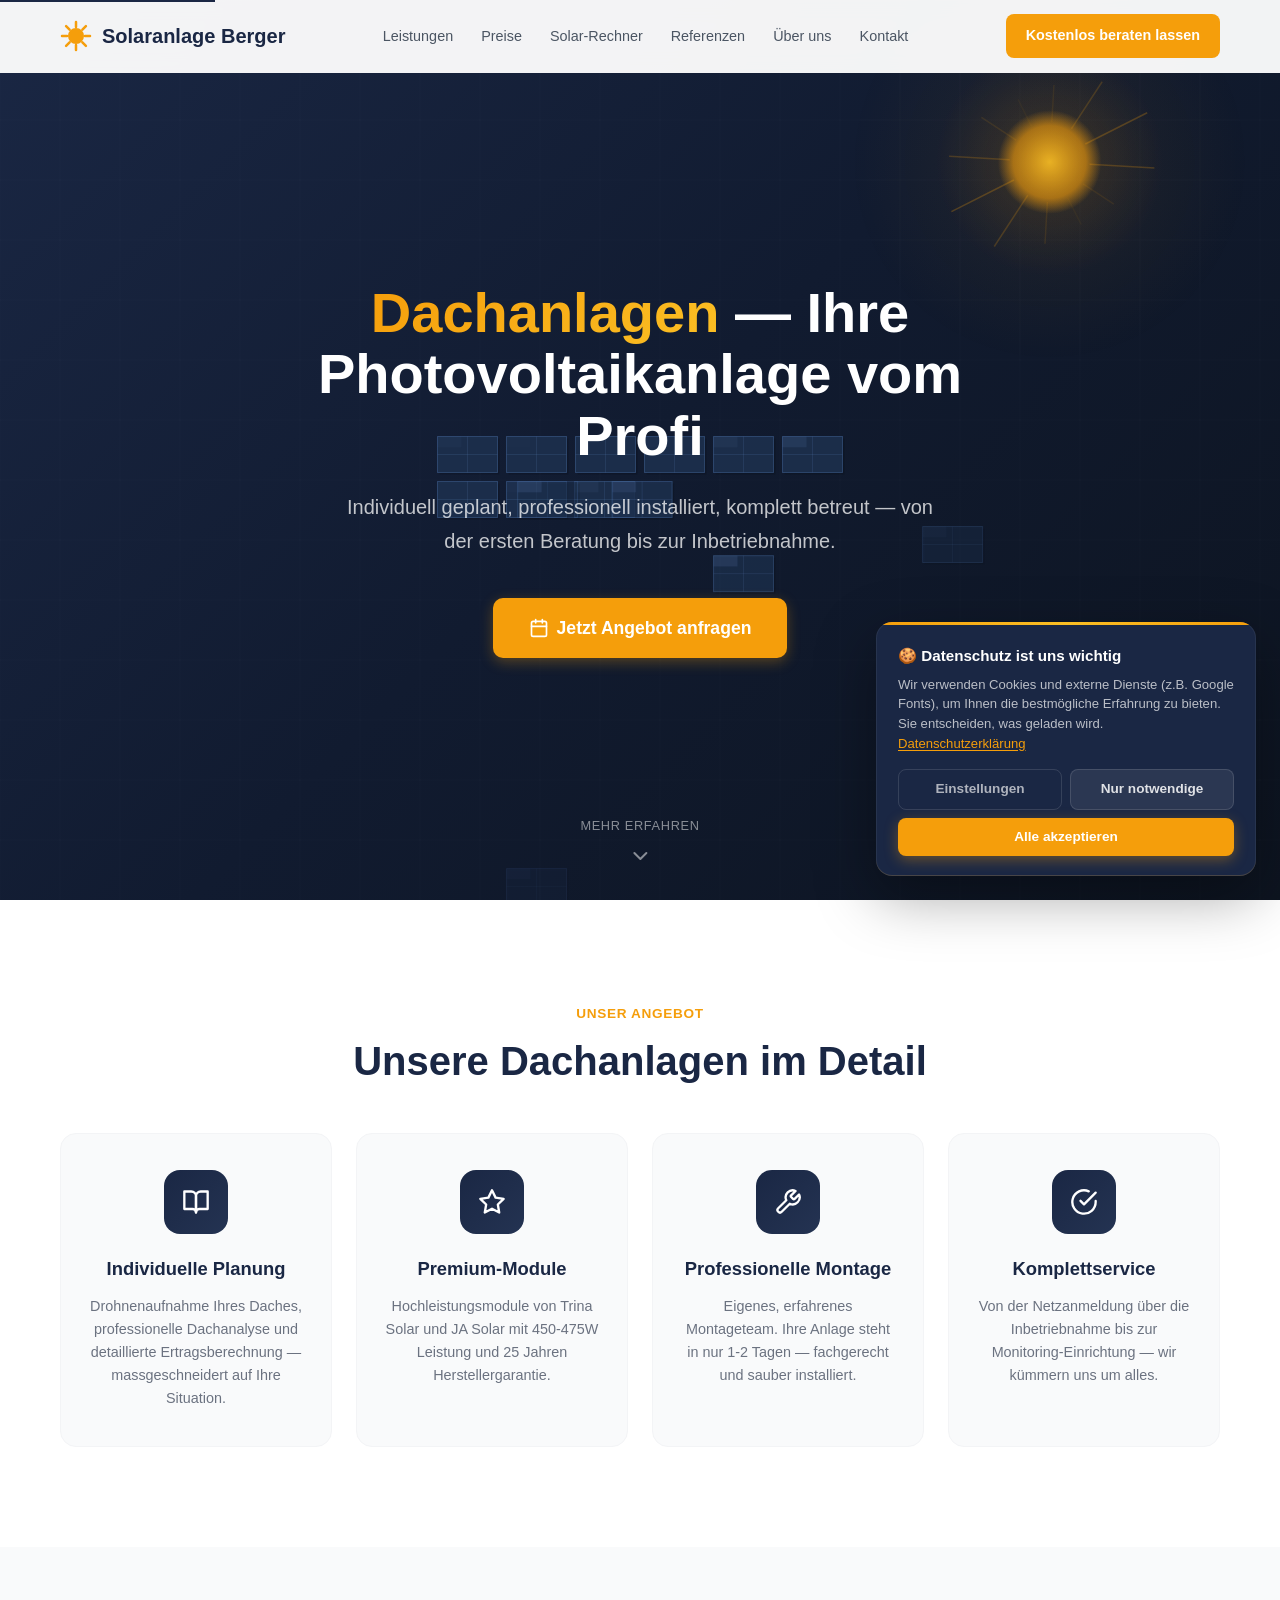
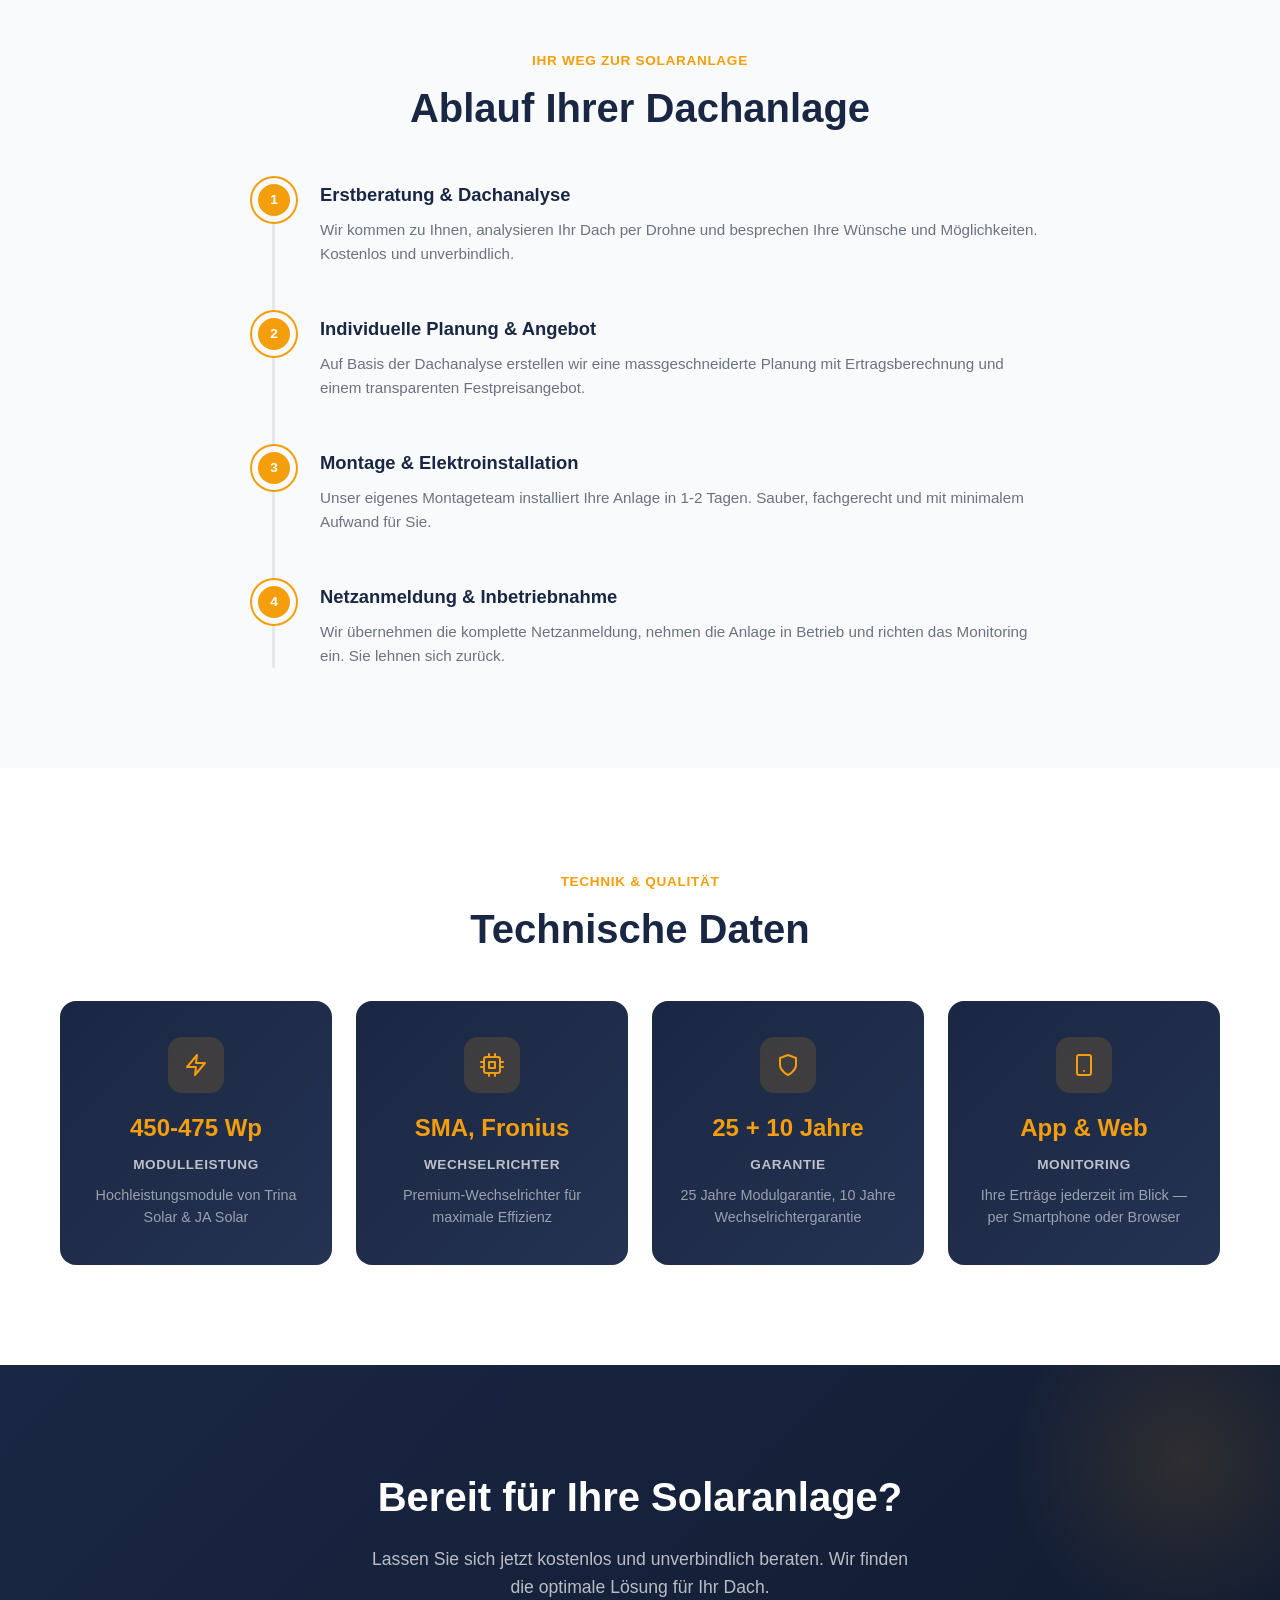
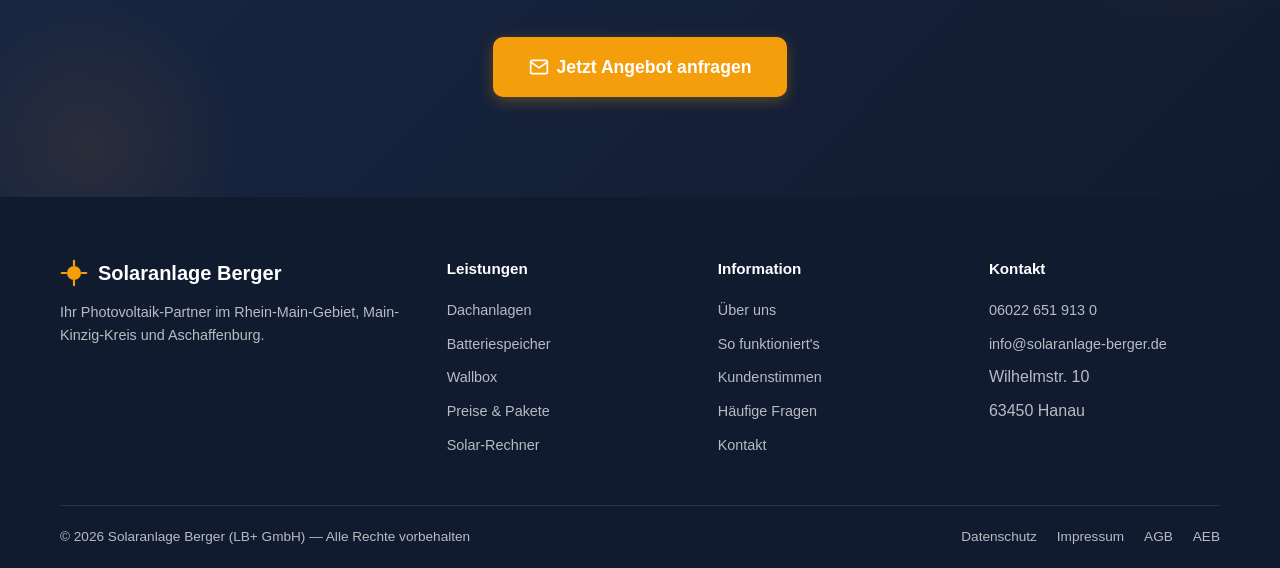
<file: dachanlagen.html>
<!DOCTYPE html>
<html lang="de">
<head>
  <meta charset="UTF-8">
  <meta name="viewport" content="width=device-width, initial-scale=1.0">
  <title>Dachanlagen — Photovoltaik vom Profi | Solaranlage Berger</title>
  <meta name="description" content="Dachanlagen von Solaranlage Berger: Individuell geplant, professionell installiert. Premium-Module von Trina Solar & JA Solar. 25 Jahre Garantie. Jetzt Angebot anfragen!">
  <meta name="keywords" content="Dachanlage Photovoltaik, PV-Anlage Dach, Solaranlage Einfamilienhaus, Dachmontage Solar, Photovoltaik Installation Rhein-Main">
  <link rel="canonical" href="https://www.solaranlage-berger.de/dachanlagen.html">

  <!-- Open Graph -->
  <meta property="og:title" content="Dachanlagen — Photovoltaik vom Profi | Solaranlage Berger">
  <meta property="og:description" content="Individuell geplant, professionell installiert, komplett betreut. Ihre Dachanlage vom regionalen Photovoltaik-Spezialisten.">
  <meta property="og:type" content="website">
  <meta property="og:url" content="https://www.solaranlage-berger.de/dachanlagen.html">
  <meta property="og:locale" content="de_DE">
  <meta property="og:site_name" content="Solaranlage Berger">
  <meta property="og:image" content="https://www.solaranlage-berger.de/og-image.jpg">
  <meta property="og:image:width" content="1200">
  <meta property="og:image:height" content="630">
  <meta property="og:image:type" content="image/jpeg">
  <meta name="twitter:card" content="summary_large_image">
  <meta name="twitter:image" content="https://www.solaranlage-berger.de/og-image.jpg">

  <!-- Fonts -->

  <!-- Styles -->
  <link rel="stylesheet" href="css/styles.css?v=11">

  <style>
    /* === DACHANLAGEN HERO === */
    .dach-hero {
      position: relative;
      min-height: 100vh;
      display: flex;
      align-items: center;
      justify-content: center;
      background: linear-gradient(135deg, var(--primary) 0%, var(--primary-dark) 50%, #0d1420 100%);
      overflow: hidden;
      padding: 100px 0 60px;
    }
    .dach-hero-canvas {
      position: absolute;
      top: 0;
      left: 0;
      width: 100%;
      height: 100%;
      z-index: 0;
      pointer-events: none;
    }
    .dach-hero-content {
      position: relative;
      z-index: 2;
      text-align: center;
      max-width: 800px;
      margin: 0 auto;
      padding: 0 20px;
    }
    .dach-hero h1 {
      font-size: clamp(2rem, 5vw, 3.5rem);
      font-weight: 800;
      color: var(--white);
      line-height: 1.1;
      margin-bottom: 24px;
    }
    .dach-hero h1 span {
      background: linear-gradient(135deg, var(--accent), #fbbf24);
      -webkit-background-clip: text;
      -webkit-text-fill-color: transparent;
      background-clip: text;
    }
    .dach-hero-sub {
      font-size: clamp(1rem, 2vw, 1.25rem);
      color: rgba(255,255,255,0.75);
      max-width: 620px;
      margin: 0 auto 40px;
      line-height: 1.7;
    }
    .dach-hero .btn-primary {
      font-size: 1.1rem;
      padding: 16px 36px;
    }

    /* Scroll indicator */
    .scroll-indicator {
      position: absolute;
      bottom: 32px;
      left: 50%;
      transform: translateX(-50%);
      z-index: 2;
      display: flex;
      flex-direction: column;
      align-items: center;
      gap: 8px;
      color: rgba(255,255,255,0.5);
      font-size: 0.8rem;
      font-weight: 500;
      letter-spacing: 0.05em;
      text-transform: uppercase;
    }
    .scroll-indicator svg {
      animation: scrollBounce 2s ease-in-out infinite;
    }
    @keyframes scrollBounce {
      0%, 100% { transform: translateY(0); opacity: 0.5; }
      50% { transform: translateY(8px); opacity: 1; }
    }

    /* === FEATURE CARDS === */
    .dach-features {
      background: var(--white);
      padding: 100px 0;
    }
    .dach-features-grid {
      display: grid;
      grid-template-columns: repeat(4, 1fr);
      gap: 24px;
    }
    .dach-feature-card {
      padding: 36px 28px;
      background: var(--gray-50);
      border-radius: var(--radius-lg);
      border: 1px solid var(--gray-100);
      transition: var(--transition);
      text-align: center;
    }
    .dach-feature-card:hover {
      transform: translateY(-6px);
      box-shadow: var(--shadow-xl);
      border-color: var(--accent);
    }
    .dach-feature-icon {
      width: 64px;
      height: 64px;
      background: linear-gradient(135deg, var(--primary), var(--primary-light));
      border-radius: 16px;
      display: flex;
      align-items: center;
      justify-content: center;
      margin: 0 auto 20px;
    }
    .dach-feature-icon svg { color: var(--white); }
    .dach-feature-card h3 {
      font-size: 1.15rem;
      font-weight: 700;
      color: var(--primary);
      margin-bottom: 12px;
    }
    .dach-feature-card p {
      font-size: 0.9rem;
      color: var(--gray-500);
      line-height: 1.6;
    }

    @media (max-width: 1024px) {
      .dach-features-grid { grid-template-columns: repeat(2, 1fr); }
    }
    @media (max-width: 480px) {
      .dach-features-grid { grid-template-columns: 1fr; }
    }

    /* === TIMELINE === */
    .dach-timeline {
      background: var(--gray-50);
      padding: 100px 0;
    }
    .timeline-wrapper {
      position: relative;
      max-width: 800px;
      margin: 0 auto;
    }
    .timeline-line {
      position: absolute;
      left: 32px;
      top: 0;
      bottom: 0;
      width: 3px;
      background: var(--gray-200);
      border-radius: 2px;
    }
    .timeline-item {
      position: relative;
      padding-left: 80px;
      padding-bottom: 48px;
    }
    .timeline-item:last-child { padding-bottom: 0; }
    .timeline-dot {
      position: absolute;
      left: 18px;
      top: 4px;
      width: 32px;
      height: 32px;
      background: var(--accent);
      border-radius: 50%;
      display: flex;
      align-items: center;
      justify-content: center;
      font-weight: 800;
      font-size: 0.85rem;
      color: var(--white);
      box-shadow: 0 0 0 6px var(--gray-50), 0 0 0 8px var(--accent);
      z-index: 1;
    }
    .timeline-item h3 {
      font-size: 1.15rem;
      font-weight: 700;
      color: var(--primary);
      margin-bottom: 8px;
    }
    .timeline-item p {
      font-size: 0.95rem;
      color: var(--gray-500);
      line-height: 1.6;
    }

    @media (max-width: 600px) {
      .timeline-line { left: 22px; }
      .timeline-dot { left: 8px; width: 28px; height: 28px; font-size: 0.8rem; box-shadow: 0 0 0 5px var(--gray-50), 0 0 0 7px var(--accent); }
      .timeline-item { padding-left: 60px; }
    }

    /* === TECH SPECS === */
    .dach-specs {
      background: var(--white);
      padding: 100px 0;
    }
    .specs-grid {
      display: grid;
      grid-template-columns: repeat(4, 1fr);
      gap: 24px;
    }
    .spec-card {
      background: linear-gradient(135deg, var(--primary) 0%, var(--primary-light) 100%);
      border-radius: var(--radius-lg);
      padding: 36px 28px;
      text-align: center;
      transition: var(--transition);
    }
    .spec-card:hover {
      transform: translateY(-4px);
      box-shadow: var(--shadow-xl);
    }
    .spec-icon {
      width: 56px;
      height: 56px;
      background: rgba(245,158,11,0.15);
      border-radius: 14px;
      display: flex;
      align-items: center;
      justify-content: center;
      margin: 0 auto 16px;
    }
    .spec-icon svg { color: var(--accent); }
    .spec-card .spec-value {
      font-size: 1.5rem;
      font-weight: 800;
      color: var(--accent);
      margin-bottom: 6px;
    }
    .spec-card .spec-label {
      font-size: 0.85rem;
      font-weight: 600;
      color: rgba(255,255,255,0.7);
      text-transform: uppercase;
      letter-spacing: 0.04em;
      margin-bottom: 10px;
    }
    .spec-card .spec-detail {
      font-size: 0.9rem;
      color: rgba(255,255,255,0.55);
      line-height: 1.5;
    }

    @media (max-width: 1024px) {
      .specs-grid { grid-template-columns: repeat(2, 1fr); }
    }
    @media (max-width: 480px) {
      .specs-grid { grid-template-columns: 1fr; }
    }

    /* === CTA SECTION === */
    .dach-cta {
      background: linear-gradient(135deg, var(--primary) 0%, var(--primary-dark) 100%);
      padding: 100px 0;
      text-align: center;
      position: relative;
      overflow: hidden;
    }
    .dach-cta::before {
      content: '';
      position: absolute;
      top: -80px;
      right: -80px;
      width: 350px;
      height: 350px;
      background: radial-gradient(circle, rgba(245,158,11,0.12) 0%, transparent 70%);
      border-radius: 50%;
    }
    .dach-cta::after {
      content: '';
      position: absolute;
      bottom: -100px;
      left: -60px;
      width: 300px;
      height: 300px;
      background: radial-gradient(circle, rgba(245,158,11,0.08) 0%, transparent 70%);
      border-radius: 50%;
    }
    .dach-cta h2 {
      font-size: clamp(1.75rem, 4vw, 2.5rem);
      font-weight: 800;
      color: var(--white);
      margin-bottom: 16px;
      position: relative;
      z-index: 1;
    }
    .dach-cta p {
      font-size: 1.1rem;
      color: rgba(255,255,255,0.7);
      max-width: 550px;
      margin: 0 auto 36px;
      line-height: 1.6;
      position: relative;
      z-index: 1;
    }
    .dach-cta .btn-primary {
      position: relative;
      z-index: 1;
      font-size: 1.1rem;
      padding: 16px 36px;
    }

    /* === NAV OVERRIDE FOR SUBPAGE === */
    .header .nav-links a[href^="index.html"] {
      color: var(--gray-600);
    }
    .header .nav-links a[href^="index.html"]:hover {
      color: var(--primary);
    }
  </style>
  <link rel="icon" type="image/svg+xml" href="/favicon.svg">
  <link rel="apple-touch-icon" href="/favicon.svg">
</head>
<body>
  <!-- Skip Link -->
  <a href="#main-content" class="skip-link">Zum Hauptinhalt springen</a>

  <!-- ===== HEADER ===== -->
  <header class="header" role="banner">
    <div class="container header-inner">
      <a href="index.html" class="logo" aria-label="Solaranlage Berger — Startseite">
        <svg width="32" height="32" viewBox="0 0 32 32" fill="none" aria-hidden="true">
          <circle cx="16" cy="16" r="8" fill="#f59e0b"/>
          <line x1="16" y1="2" x2="16" y2="7" stroke="#f59e0b" stroke-width="2.5" stroke-linecap="round"/>
          <line x1="16" y1="25" x2="16" y2="30" stroke="#f59e0b" stroke-width="2.5" stroke-linecap="round"/>
          <line x1="2" y1="16" x2="7" y2="16" stroke="#f59e0b" stroke-width="2.5" stroke-linecap="round"/>
          <line x1="25" y1="16" x2="30" y2="16" stroke="#f59e0b" stroke-width="2.5" stroke-linecap="round"/>
          <line x1="6.1" y1="6.1" x2="9.6" y2="9.6" stroke="#f59e0b" stroke-width="2.5" stroke-linecap="round"/>
          <line x1="22.4" y1="22.4" x2="25.9" y2="25.9" stroke="#f59e0b" stroke-width="2.5" stroke-linecap="round"/>
          <line x1="6.1" y1="25.9" x2="9.6" y2="22.4" stroke="#f59e0b" stroke-width="2.5" stroke-linecap="round"/>
          <line x1="22.4" y1="9.6" x2="25.9" y2="6.1" stroke="#f59e0b" stroke-width="2.5" stroke-linecap="round"/>
        </svg>
        Solaranlage Berger
      </a>

      <nav aria-label="Hauptnavigation">
        <ul class="nav-links" id="navLinks" role="menubar">
          <li role="none"><a href="index.html#leistungen" role="menuitem">Leistungen</a></li>
          <li role="none"><a href="index.html#preise" role="menuitem">Preise</a></li>
          <li role="none"><a href="index.html#rechner" role="menuitem">Solar-Rechner</a></li>
          <li role="none"><a href="index.html#referenzen" role="menuitem">Referenzen</a></li>
          <li role="none"><a href="index.html#ueber-uns" role="menuitem">Über uns</a></li>
          <li role="none"><a href="index.html#kontakt" role="menuitem">Kontakt</a></li>
        </ul>
      </nav>

      <div class="nav-right">
        <a href="index.html#kontakt" class="nav-cta">Kostenlos beraten lassen</a>
        <button class="hamburger" id="hamburger" aria-label="Menü öffnen" aria-expanded="false" aria-controls="navLinks">
          <span></span><span></span><span></span>
        </button>
      </div>
    </div>
  </header>

  <!-- ===== MAIN ===== -->
  <main id="main-content">

    <!-- ===== HERO ===== -->
    <section class="dach-hero" aria-labelledby="dach-hero-heading">
      <canvas id="dachHeroCanvas" class="dach-hero-canvas" aria-hidden="true"></canvas>
      <div class="dach-hero-content fade-up">
        <h1 id="dach-hero-heading"><span>Dachanlagen</span> — Ihre Photovoltaikanlage vom Profi</h1>
        <p class="dach-hero-sub">Individuell geplant, professionell installiert, komplett betreut — von der ersten Beratung bis zur Inbetriebnahme.</p>
        <a href="index.html#kontakt" class="btn-primary">
          <svg width="20" height="20" viewBox="0 0 24 24" fill="none" stroke="currentColor" stroke-width="2" stroke-linecap="round" stroke-linejoin="round" aria-hidden="true"><rect x="3" y="4" width="18" height="18" rx="2"/><line x1="16" y1="2" x2="16" y2="6"/><line x1="8" y1="2" x2="8" y2="6"/><line x1="3" y1="10" x2="21" y2="10"/></svg>
          Jetzt Angebot anfragen
        </a>
      </div>
      <div class="scroll-indicator" aria-hidden="true">
        <span>Mehr erfahren</span>
        <svg width="24" height="24" viewBox="0 0 24 24" fill="none" stroke="currentColor" stroke-width="2" stroke-linecap="round" stroke-linejoin="round"><polyline points="6 9 12 15 18 9"/></svg>
      </div>
    </section>

    <!-- ===== FEATURES ===== -->
    <section class="dach-features" aria-labelledby="dach-features-heading">
      <div class="container">
        <div class="section-header center fade-up">
          <p class="section-label">Unser Angebot</p>
          <h2 id="dach-features-heading" class="section-title">Unsere Dachanlagen im Detail</h2>
        </div>
        <div class="dach-features-grid">
          <div class="dach-feature-card fade-up">
            <div class="dach-feature-icon" aria-hidden="true">
              <svg width="28" height="28" viewBox="0 0 24 24" fill="none" stroke="currentColor" stroke-width="2" stroke-linecap="round" stroke-linejoin="round"><path d="M2 3h6a4 4 0 0 1 4 4v14a3 3 0 0 0-3-3H2z"/><path d="M22 3h-6a4 4 0 0 0-4 4v14a3 3 0 0 1 3-3h7z"/></svg>
            </div>
            <h3>Individuelle Planung</h3>
            <p>Drohnenaufnahme Ihres Daches, professionelle Dachanalyse und detaillierte Ertragsberechnung — massgeschneidert auf Ihre Situation.</p>
          </div>
          <div class="dach-feature-card fade-up">
            <div class="dach-feature-icon" aria-hidden="true">
              <svg width="28" height="28" viewBox="0 0 24 24" fill="none" stroke="currentColor" stroke-width="2" stroke-linecap="round" stroke-linejoin="round"><polygon points="12 2 15.09 8.26 22 9.27 17 14.14 18.18 21.02 12 17.77 5.82 21.02 7 14.14 2 9.27 8.91 8.26 12 2"/></svg>
            </div>
            <h3>Premium-Module</h3>
            <p>Hochleistungsmodule von Trina Solar und JA Solar mit 450-475W Leistung und 25 Jahren Herstellergarantie.</p>
          </div>
          <div class="dach-feature-card fade-up">
            <div class="dach-feature-icon" aria-hidden="true">
              <svg width="28" height="28" viewBox="0 0 24 24" fill="none" stroke="currentColor" stroke-width="2" stroke-linecap="round" stroke-linejoin="round"><path d="M14.7 6.3a1 1 0 0 0 0 1.4l1.6 1.6a1 1 0 0 0 1.4 0l3.77-3.77a6 6 0 0 1-7.94 7.94l-6.91 6.91a2.12 2.12 0 0 1-3-3l6.91-6.91a6 6 0 0 1 7.94-7.94l-3.76 3.76z"/></svg>
            </div>
            <h3>Professionelle Montage</h3>
            <p>Eigenes, erfahrenes Montageteam. Ihre Anlage steht in nur 1-2 Tagen — fachgerecht und sauber installiert.</p>
          </div>
          <div class="dach-feature-card fade-up">
            <div class="dach-feature-icon" aria-hidden="true">
              <svg width="28" height="28" viewBox="0 0 24 24" fill="none" stroke="currentColor" stroke-width="2" stroke-linecap="round" stroke-linejoin="round"><path d="M22 11.08V12a10 10 0 1 1-5.93-9.14"/><polyline points="22 4 12 14.01 9 11.01"/></svg>
            </div>
            <h3>Komplettservice</h3>
            <p>Von der Netzanmeldung über die Inbetriebnahme bis zur Monitoring-Einrichtung — wir kümmern uns um alles.</p>
          </div>
        </div>
      </div>
    </section>

    <!-- ===== TIMELINE ===== -->
    <section class="dach-timeline" aria-labelledby="dach-timeline-heading">
      <div class="container">
        <div class="section-header center fade-up">
          <p class="section-label">Ihr Weg zur Solaranlage</p>
          <h2 id="dach-timeline-heading" class="section-title">Ablauf Ihrer Dachanlage</h2>
        </div>
        <div class="timeline-wrapper">
          <div class="timeline-line" aria-hidden="true"></div>

          <div class="timeline-item fade-up">
            <div class="timeline-dot" aria-hidden="true">1</div>
            <h3>Erstberatung & Dachanalyse</h3>
            <p>Wir kommen zu Ihnen, analysieren Ihr Dach per Drohne und besprechen Ihre Wünsche und Möglichkeiten. Kostenlos und unverbindlich.</p>
          </div>

          <div class="timeline-item fade-up">
            <div class="timeline-dot" aria-hidden="true">2</div>
            <h3>Individuelle Planung & Angebot</h3>
            <p>Auf Basis der Dachanalyse erstellen wir eine massgeschneiderte Planung mit Ertragsberechnung und einem transparenten Festpreisangebot.</p>
          </div>

          <div class="timeline-item fade-up">
            <div class="timeline-dot" aria-hidden="true">3</div>
            <h3>Montage & Elektroinstallation</h3>
            <p>Unser eigenes Montageteam installiert Ihre Anlage in 1-2 Tagen. Sauber, fachgerecht und mit minimalem Aufwand für Sie.</p>
          </div>

          <div class="timeline-item fade-up">
            <div class="timeline-dot" aria-hidden="true">4</div>
            <h3>Netzanmeldung & Inbetriebnahme</h3>
            <p>Wir übernehmen die komplette Netzanmeldung, nehmen die Anlage in Betrieb und richten das Monitoring ein. Sie lehnen sich zurück.</p>
          </div>
        </div>
      </div>
    </section>

    <!-- ===== TECH SPECS ===== -->
    <section class="dach-specs" aria-labelledby="dach-specs-heading">
      <div class="container">
        <div class="section-header center fade-up">
          <p class="section-label">Technik & Qualität</p>
          <h2 id="dach-specs-heading" class="section-title">Technische Daten</h2>
        </div>
        <div class="specs-grid">
          <div class="spec-card fade-up">
            <div class="spec-icon" aria-hidden="true">
              <svg width="24" height="24" viewBox="0 0 24 24" fill="none" stroke="currentColor" stroke-width="2" stroke-linecap="round" stroke-linejoin="round"><polygon points="13 2 3 14 12 14 11 22 21 10 12 10 13 2"/></svg>
            </div>
            <div class="spec-value">450-475 Wp</div>
            <div class="spec-label">Modulleistung</div>
            <div class="spec-detail">Hochleistungsmodule von Trina Solar & JA Solar</div>
          </div>
          <div class="spec-card fade-up">
            <div class="spec-icon" aria-hidden="true">
              <svg width="24" height="24" viewBox="0 0 24 24" fill="none" stroke="currentColor" stroke-width="2" stroke-linecap="round" stroke-linejoin="round"><rect x="4" y="4" width="16" height="16" rx="2"/><rect x="9" y="9" width="6" height="6"/><line x1="9" y1="1" x2="9" y2="4"/><line x1="15" y1="1" x2="15" y2="4"/><line x1="9" y1="20" x2="9" y2="23"/><line x1="15" y1="20" x2="15" y2="23"/><line x1="20" y1="9" x2="23" y2="9"/><line x1="20" y1="14" x2="23" y2="14"/><line x1="1" y1="9" x2="4" y2="9"/><line x1="1" y1="14" x2="4" y2="14"/></svg>
            </div>
            <div class="spec-value">SMA, Fronius</div>
            <div class="spec-label">Wechselrichter</div>
            <div class="spec-detail">Premium-Wechselrichter für maximale Effizienz</div>
          </div>
          <div class="spec-card fade-up">
            <div class="spec-icon" aria-hidden="true">
              <svg width="24" height="24" viewBox="0 0 24 24" fill="none" stroke="currentColor" stroke-width="2" stroke-linecap="round" stroke-linejoin="round"><path d="M12 22s8-4 8-10V5l-8-3-8 3v7c0 6 8 10 8 10z"/></svg>
            </div>
            <div class="spec-value">25 + 10 Jahre</div>
            <div class="spec-label">Garantie</div>
            <div class="spec-detail">25 Jahre Modulgarantie, 10 Jahre Wechselrichtergarantie</div>
          </div>
          <div class="spec-card fade-up">
            <div class="spec-icon" aria-hidden="true">
              <svg width="24" height="24" viewBox="0 0 24 24" fill="none" stroke="currentColor" stroke-width="2" stroke-linecap="round" stroke-linejoin="round"><rect x="5" y="2" width="14" height="20" rx="2"/><line x1="12" y1="18" x2="12.01" y2="18"/></svg>
            </div>
            <div class="spec-value">App & Web</div>
            <div class="spec-label">Monitoring</div>
            <div class="spec-detail">Ihre Erträge jederzeit im Blick — per Smartphone oder Browser</div>
          </div>
        </div>
      </div>
    </section>

    <!-- ===== CTA ===== -->
    <section class="dach-cta" aria-labelledby="dach-cta-heading">
      <div class="container">
        <div class="fade-up">
          <h2 id="dach-cta-heading">Bereit für Ihre Solaranlage?</h2>
          <p>Lassen Sie sich jetzt kostenlos und unverbindlich beraten. Wir finden die optimale Lösung für Ihr Dach.</p>
          <a href="index.html#kontakt" class="btn-primary">
            <svg width="20" height="20" viewBox="0 0 24 24" fill="none" stroke="currentColor" stroke-width="2" stroke-linecap="round" stroke-linejoin="round" aria-hidden="true"><path d="M4 4h16c1.1 0 2 .9 2 2v12c0 1.1-.9 2-2 2H4c-1.1 0-2-.9-2-2V6c0-1.1.9-2 2-2z"/><polyline points="22,6 12,13 2,6"/></svg>
            Jetzt Angebot anfragen
          </a>
        </div>
      </div>
    </section>

  </main>

  <!-- ===== FOOTER ===== -->
  <footer class="footer" role="contentinfo">
    <div class="container">
      <div class="footer-grid">
        <div>
          <div class="logo" style="color:var(--white);margin-bottom:12px;">
            <svg width="28" height="28" viewBox="0 0 32 32" fill="none" aria-hidden="true">
              <circle cx="16" cy="16" r="8" fill="#f59e0b"/>
              <line x1="16" y1="2" x2="16" y2="7" stroke="#f59e0b" stroke-width="2.5" stroke-linecap="round"/>
              <line x1="16" y1="25" x2="16" y2="30" stroke="#f59e0b" stroke-width="2.5" stroke-linecap="round"/>
              <line x1="2" y1="16" x2="7" y2="16" stroke="#f59e0b" stroke-width="2.5" stroke-linecap="round"/>
              <line x1="25" y1="16" x2="30" y2="16" stroke="#f59e0b" stroke-width="2.5" stroke-linecap="round"/>
            </svg>
            Solaranlage Berger
          </div>
          <p>Ihr Photovoltaik-Partner im Rhein-Main-Gebiet, Main-Kinzig-Kreis und Aschaffenburg.</p>
        </div>
        <div>
          <h4>Leistungen</h4>
          <ul class="footer-links">
            <li><a href="dachanlagen.html">Dachanlagen</a></li>
            <li><a href="index.html#leistungen">Batteriespeicher</a></li>
            <li><a href="index.html#leistungen">Wallbox</a></li>
            <li><a href="index.html#preise">Preise & Pakete</a></li>
            <li><a href="index.html#rechner">Solar-Rechner</a></li>
          </ul>
        </div>
        <div>
          <h4>Information</h4>
          <ul class="footer-links">
            <li><a href="index.html#ueber-uns">Über uns</a></li>
            <li><a href="index.html#prozess">So funktioniert's</a></li>
            <li><a href="index.html#referenzen">Kundenstimmen</a></li>
            <li><a href="index.html#faq">Häufige Fragen</a></li>
            <li><a href="index.html#kontakt">Kontakt</a></li>
          </ul>
        </div>
        <div>
          <h4>Kontakt</h4>
          <ul class="footer-links">
            <li><a href="tel:+4960226519130">06022 651 913 0</a></li>
            <li><a href="mailto:info@solaranlage-berger.de">info@solaranlage-berger.de</a></li>
            <li>Wilhelmstr. 10</li>
            <li>63450 Hanau</li>
          </ul>
        </div>
      </div>
      <div class="footer-bottom">
        <span>© 2026 Solaranlage Berger (LB+ GmbH) — Alle Rechte vorbehalten</span>
        <div class="footer-bottom-links">
          <a href="datenschutz.html">Datenschutz</a>
          <a href="impressum.html">Impressum</a>
          <a href="agb.html">AGB</a>
          <a href="aeb.html">AEB</a>
        </div>
      </div>
    </div>
  </footer>

  <!-- JavaScript: Hero Canvas Animation -->
  <script>
  (function() {
    const canvas = document.getElementById('dachHeroCanvas');
    if (!canvas) return;
    const ctx = canvas.getContext('2d');
    let w, h, dpr, scrollY = 0;
    let animationTime = 0;
    let panels = [];
    let particles = [];
    let sunRays = [];

    function resize() {
      dpr = window.devicePixelRatio || 1;
      w = canvas.parentElement.offsetWidth;
      h = canvas.parentElement.offsetHeight;
      canvas.width = w * dpr;
      canvas.height = h * dpr;
      canvas.style.width = w + 'px';
      canvas.style.height = h + 'px';
      ctx.setTransform(dpr, 0, 0, dpr, 0, 0);
      initPanels();
    }

    function initPanels() {
      panels = [];
      const cols = 6;
      const rows = 4;
      const panelW = Math.min(60, w * 0.06);
      const panelH = panelW * 0.6;
      const gap = panelW * 0.15;
      const totalW = cols * (panelW + gap) - gap;
      const totalH = rows * (panelH + gap) - gap;
      const startX = w / 2 - totalW / 2;
      const startY = h / 2 - totalH / 2 + h * 0.08;

      for (let r = 0; r < rows; r++) {
        for (let c = 0; c < cols; c++) {
          const delay = (r * cols + c) * 0.12;
          const fromDir = Math.random();
          let fromX, fromY;
          if (fromDir < 0.25) { fromX = -100; fromY = startY + r * (panelH + gap); }
          else if (fromDir < 0.5) { fromX = w + 100; fromY = startY + r * (panelH + gap); }
          else if (fromDir < 0.75) { fromX = startX + c * (panelW + gap); fromY = -100; }
          else { fromX = startX + c * (panelW + gap); fromY = h + 100; }

          panels.push({
            x: startX + c * (panelW + gap),
            y: startY + r * (panelH + gap),
            w: panelW,
            h: panelH,
            fromX: fromX,
            fromY: fromY,
            delay: delay,
            opacity: 0,
            row: r,
            col: c
          });
        }
      }
    }

    function spawnParticle() {
      if (panels.length === 0) return;
      const p = panels[Math.floor(Math.random() * panels.length)];
      if (animationTime < p.delay + 1.2) return;
      particles.push({
        x: p.x + p.w / 2,
        y: p.y,
        vx: (Math.random() - 0.5) * 1.5,
        vy: -Math.random() * 2 - 1,
        life: 1,
        decay: 0.008 + Math.random() * 0.012,
        size: Math.random() * 3 + 1.5,
        color: Math.random() > 0.5 ? '#f59e0b' : '#fbbf24'
      });
    }

    function drawSun() {
      const sunX = w * 0.82;
      const sunY = h * 0.18;
      const parallaxOffset = scrollY * 0.15;
      const sy = sunY - parallaxOffset;
      const pulse = Math.sin(animationTime * 1.5) * 0.15 + 1;
      const baseR = Math.min(50, w * 0.06);

      // Outer glow
      const grd3 = ctx.createRadialGradient(sunX, sy, 0, sunX, sy, baseR * 4);
      grd3.addColorStop(0, 'rgba(245,158,11,0.08)');
      grd3.addColorStop(1, 'rgba(245,158,11,0)');
      ctx.fillStyle = grd3;
      ctx.beginPath();
      ctx.arc(sunX, sy, baseR * 4, 0, Math.PI * 2);
      ctx.fill();

      // Medium glow
      const grd2 = ctx.createRadialGradient(sunX, sy, 0, sunX, sy, baseR * 2.2 * pulse);
      grd2.addColorStop(0, 'rgba(245,158,11,0.15)');
      grd2.addColorStop(1, 'rgba(245,158,11,0)');
      ctx.fillStyle = grd2;
      ctx.beginPath();
      ctx.arc(sunX, sy, baseR * 2.2 * pulse, 0, Math.PI * 2);
      ctx.fill();

      // Sun body
      const grd = ctx.createRadialGradient(sunX, sy, 0, sunX, sy, baseR * pulse);
      grd.addColorStop(0, 'rgba(251,191,36,0.9)');
      grd.addColorStop(0.7, 'rgba(245,158,11,0.6)');
      grd.addColorStop(1, 'rgba(245,158,11,0)');
      ctx.fillStyle = grd;
      ctx.beginPath();
      ctx.arc(sunX, sy, baseR * pulse, 0, Math.PI * 2);
      ctx.fill();

      // Rays
      const rayCount = 12;
      for (let i = 0; i < rayCount; i++) {
        const angle = (i / rayCount) * Math.PI * 2 + animationTime * 0.3;
        const rayLen = baseR * (1.8 + Math.sin(animationTime * 2 + i) * 0.4);
        const x1 = sunX + Math.cos(angle) * baseR * 0.8;
        const y1 = sy + Math.sin(angle) * baseR * 0.8;
        const x2 = sunX + Math.cos(angle) * rayLen;
        const y2 = sy + Math.sin(angle) * rayLen;
        ctx.strokeStyle = 'rgba(245,158,11,' + (0.15 + Math.sin(animationTime * 2 + i) * 0.1) + ')';
        ctx.lineWidth = 1.5;
        ctx.beginPath();
        ctx.moveTo(x1, y1);
        ctx.lineTo(x2, y2);
        ctx.stroke();
      }

      // Draw light beams from sun to panels
      if (animationTime > 2) {
        const beamOpacity = Math.min(0.06, (animationTime - 2) * 0.015);
        panels.forEach(function(p, i) {
          if (i % 4 !== 0) return;
          ctx.strokeStyle = 'rgba(245,158,11,' + beamOpacity + ')';
          ctx.lineWidth = 1;
          ctx.beginPath();
          ctx.moveTo(sunX, sy);
          ctx.lineTo(p.x + p.w / 2, p.y + p.h / 2);
          ctx.stroke();
        });
      }
    }

    function drawPanels() {
      panels.forEach(function(p) {
        const t = Math.max(0, Math.min(1, (animationTime - p.delay) / 1.0));
        const ease = t < 0.5 ? 2 * t * t : 1 - Math.pow(-2 * t + 2, 2) / 2;

        const cx = p.fromX + (p.x - p.fromX) * ease;
        const cy = p.fromY + (p.y - p.fromY) * ease;
        p.opacity = ease;

        if (ease <= 0) return;

        const parallaxY = scrollY * 0.05;

        // Panel shadow
        ctx.fillStyle = 'rgba(0,0,0,' + (0.15 * ease) + ')';
        ctx.fillRect(cx + 2, cy + 2 - parallaxY, p.w, p.h);

        // Panel body
        ctx.fillStyle = 'rgba(30,50,80,' + (0.85 * ease) + ')';
        ctx.fillRect(cx, cy - parallaxY, p.w, p.h);

        // Panel grid lines
        ctx.strokeStyle = 'rgba(100,140,200,' + (0.3 * ease) + ')';
        ctx.lineWidth = 0.5;
        // Horizontal line
        ctx.beginPath();
        ctx.moveTo(cx, cy + p.h / 2 - parallaxY);
        ctx.lineTo(cx + p.w, cy + p.h / 2 - parallaxY);
        ctx.stroke();
        // Vertical line
        ctx.beginPath();
        ctx.moveTo(cx + p.w / 2, cy - parallaxY);
        ctx.lineTo(cx + p.w / 2, cy + p.h - parallaxY);
        ctx.stroke();

        // Panel highlight
        const shimmer = Math.sin(animationTime * 2 + p.row + p.col * 0.5) * 0.08 + 0.08;
        ctx.fillStyle = 'rgba(140,180,255,' + (shimmer * ease) + ')';
        ctx.fillRect(cx, cy - parallaxY, p.w * 0.4, p.h * 0.3);

        // Panel border
        ctx.strokeStyle = 'rgba(80,120,180,' + (0.4 * ease) + ')';
        ctx.lineWidth = 1;
        ctx.strokeRect(cx, cy - parallaxY, p.w, p.h);
      });
    }

    function updateParticles() {
      for (let i = particles.length - 1; i >= 0; i--) {
        const p = particles[i];
        p.x += p.vx;
        p.y += p.vy;
        p.life -= p.decay;
        if (p.life <= 0) {
          particles.splice(i, 1);
        }
      }
    }

    function drawParticles() {
      particles.forEach(function(p) {
        ctx.globalAlpha = p.life * 0.8;
        ctx.fillStyle = p.color;
        ctx.shadowColor = p.color;
        ctx.shadowBlur = 6;
        ctx.beginPath();
        ctx.arc(p.x, p.y - scrollY * 0.05, p.size, 0, Math.PI * 2);
        ctx.fill();
        ctx.shadowBlur = 0;
      });
      ctx.globalAlpha = 1;
    }

    function drawGrid() {
      ctx.strokeStyle = 'rgba(255,255,255,0.02)';
      ctx.lineWidth = 1;
      const gridSize = 60;
      for (let x = 0; x < w; x += gridSize) {
        ctx.beginPath();
        ctx.moveTo(x, 0);
        ctx.lineTo(x, h);
        ctx.stroke();
      }
      for (let y = 0; y < h; y += gridSize) {
        ctx.beginPath();
        ctx.moveTo(0, y);
        ctx.lineTo(w, y);
        ctx.stroke();
      }
    }

    let lastTime = 0;
    function animate(timestamp) {
      const dt = lastTime ? (timestamp - lastTime) / 1000 : 0.016;
      lastTime = timestamp;
      animationTime += dt;

      ctx.clearRect(0, 0, w, h);

      drawGrid();
      drawSun();
      drawPanels();

      // Spawn particles after panels assembled
      if (animationTime > 3 && particles.length < 60) {
        if (Math.random() < 0.4) spawnParticle();
      }

      updateParticles();
      drawParticles();

      requestAnimationFrame(animate);
    }

    window.addEventListener('resize', resize);
    window.addEventListener('scroll', function() { scrollY = window.pageYOffset; }, { passive: true });
    resize();
    requestAnimationFrame(animate);
  })();
  </script>

  <!-- JavaScript: Shared functionality -->
  <script>
  (function() {
    // Header scroll effect
    const header = document.querySelector('.header');
    window.addEventListener('scroll', function() {
      header.classList.toggle('scrolled', window.scrollY > 20);
    }, { passive: true });

    // Mobile menu
    const hamburger = document.getElementById('hamburger');
    const navLinks = document.getElementById('navLinks');
    if (hamburger && navLinks) {
      hamburger.addEventListener('click', function() {
        const open = navLinks.classList.toggle('open');
        hamburger.classList.toggle('active', open);
        hamburger.setAttribute('aria-expanded', open);
      });
      navLinks.querySelectorAll('a').forEach(function(a) {
        a.addEventListener('click', function() {
          navLinks.classList.remove('open');
          hamburger.classList.remove('active');
          hamburger.setAttribute('aria-expanded', 'false');
        });
      });
    }

    // Fade-up on scroll
    const observer = new IntersectionObserver(function(entries) {
      entries.forEach(function(entry) {
        if (entry.isIntersecting) {
          entry.target.classList.add('visible');
          observer.unobserve(entry.target);
        }
      });
    }, { threshold: 0.15, rootMargin: '0px 0px -40px 0px' });

    document.querySelectorAll('.fade-up').forEach(function(el) {
      observer.observe(el);
    });
  })();
  </script>

  <!-- ===== COOKIE CONSENT BANNER ===== -->
  <div class="consent-banner" id="consentBanner" role="dialog" aria-modal="false" aria-labelledby="consent-title" hidden>
    <div class="consent-inner">
      <div class="consent-text">
        <h3 id="consent-title">🍪 Datenschutz ist uns wichtig</h3>
        <p>Wir verwenden Cookies und externe Dienste (z.B. Google Fonts), um Ihnen die bestmögliche Erfahrung zu bieten. Sie entscheiden, was geladen wird. <a href="datenschutz.html">Datenschutzerklärung</a></p>
      </div>
      <div class="consent-buttons">
        <button class="consent-btn settings" type="button" onclick="ConsentManager.openSettings()">Einstellungen</button>
        <button class="consent-btn reject" type="button" onclick="ConsentManager.acceptNecessary()">Nur notwendige</button>
        <button class="consent-btn accept" type="button" onclick="ConsentManager.acceptAll()">Alle akzeptieren</button>
      </div>
    </div>
  </div>

  <!-- ===== COOKIE SETTINGS MODAL ===== -->
  <div class="consent-modal" id="consentModal" role="dialog" aria-modal="true" aria-labelledby="consent-modal-title" hidden>
    <div class="consent-modal-backdrop" onclick="ConsentManager.closeSettings()"></div>
    <div class="consent-modal-box">
      <div class="consent-modal-header">
        <h3 id="consent-modal-title">Datenschutz-Einstellungen</h3>
        <button class="consent-modal-close" type="button" onclick="ConsentManager.closeSettings()" aria-label="Schließen">✕</button>
      </div>
      <div class="consent-modal-body">
        <p class="consent-modal-intro">Wählen Sie, welche Dienste auf dieser Website geladen werden dürfen. Sie können diese Einstellung jederzeit über den Link "Cookie-Einstellungen" im Footer ändern.</p>
        <div class="consent-category">
          <div class="consent-category-head">
            <div><strong>Notwendig</strong><span class="consent-required">Immer aktiv</span></div>
            <label class="consent-toggle"><input type="checkbox" checked disabled><span class="consent-slider"></span></label>
          </div>
          <p>Technisch erforderliche Cookies für die Grundfunktionen der Website. Ohne diese funktioniert die Website nicht korrekt.</p>
        </div>
        <div class="consent-category">
          <div class="consent-category-head">
            <div><strong>Externe Dienste</strong><span class="consent-optional">Optional</span></div>
            <label class="consent-toggle"><input type="checkbox" id="consent-external"><span class="consent-slider"></span></label>
          </div>
          <p>Lädt externe Inhalte: <strong>Google Fonts</strong> (für die Schriftart) und unseren <strong>Solar-Konfigurator</strong> (Reonic). Bei Aktivierung wird Ihre IP-Adresse an die Anbieter übertragen.</p>
        </div>
      </div>
      <div class="consent-modal-footer">
        <button class="consent-btn reject" type="button" onclick="ConsentManager.acceptNecessary()">Nur notwendige</button>
        <button class="consent-btn accept" type="button" onclick="ConsentManager.saveSelection()">Auswahl speichern</button>
      </div>
    </div>
  </div>

  <script src="js/consent.js?v=11" defer></script>

</body>
</html>
</file>
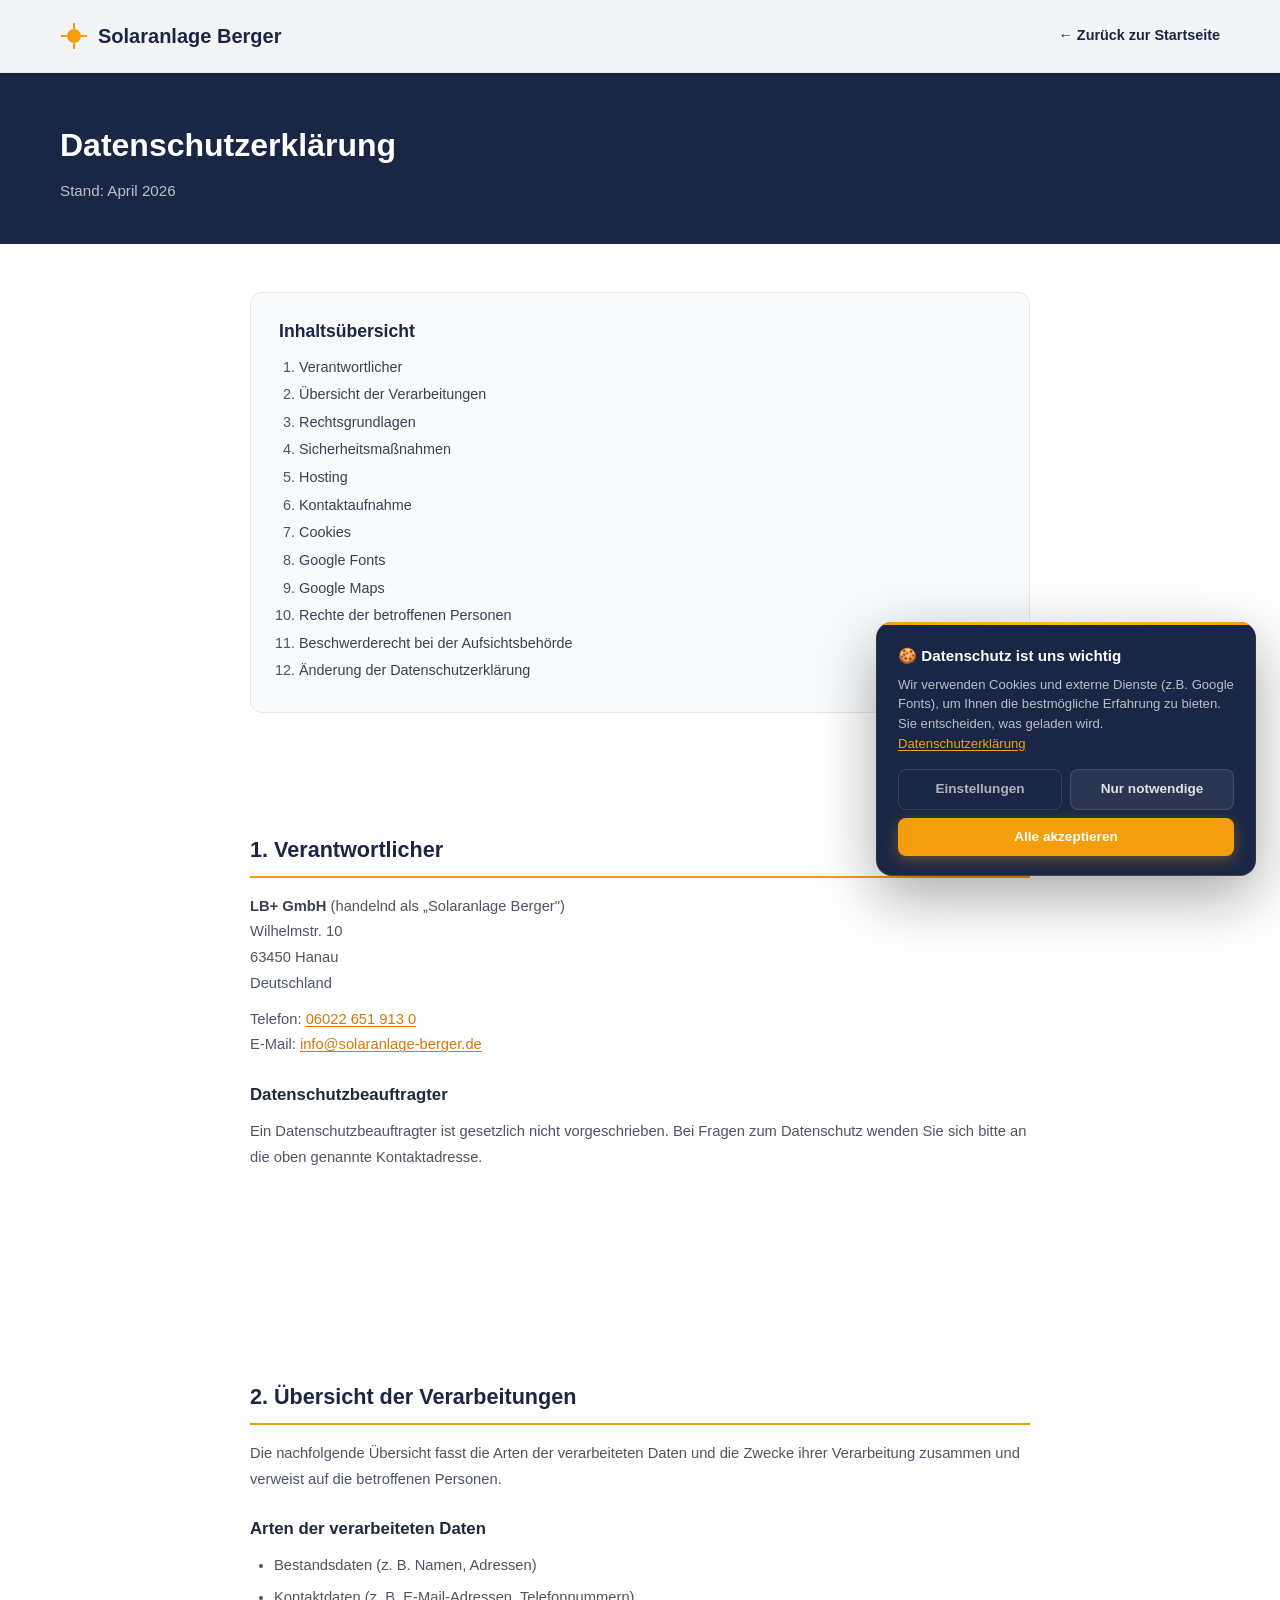
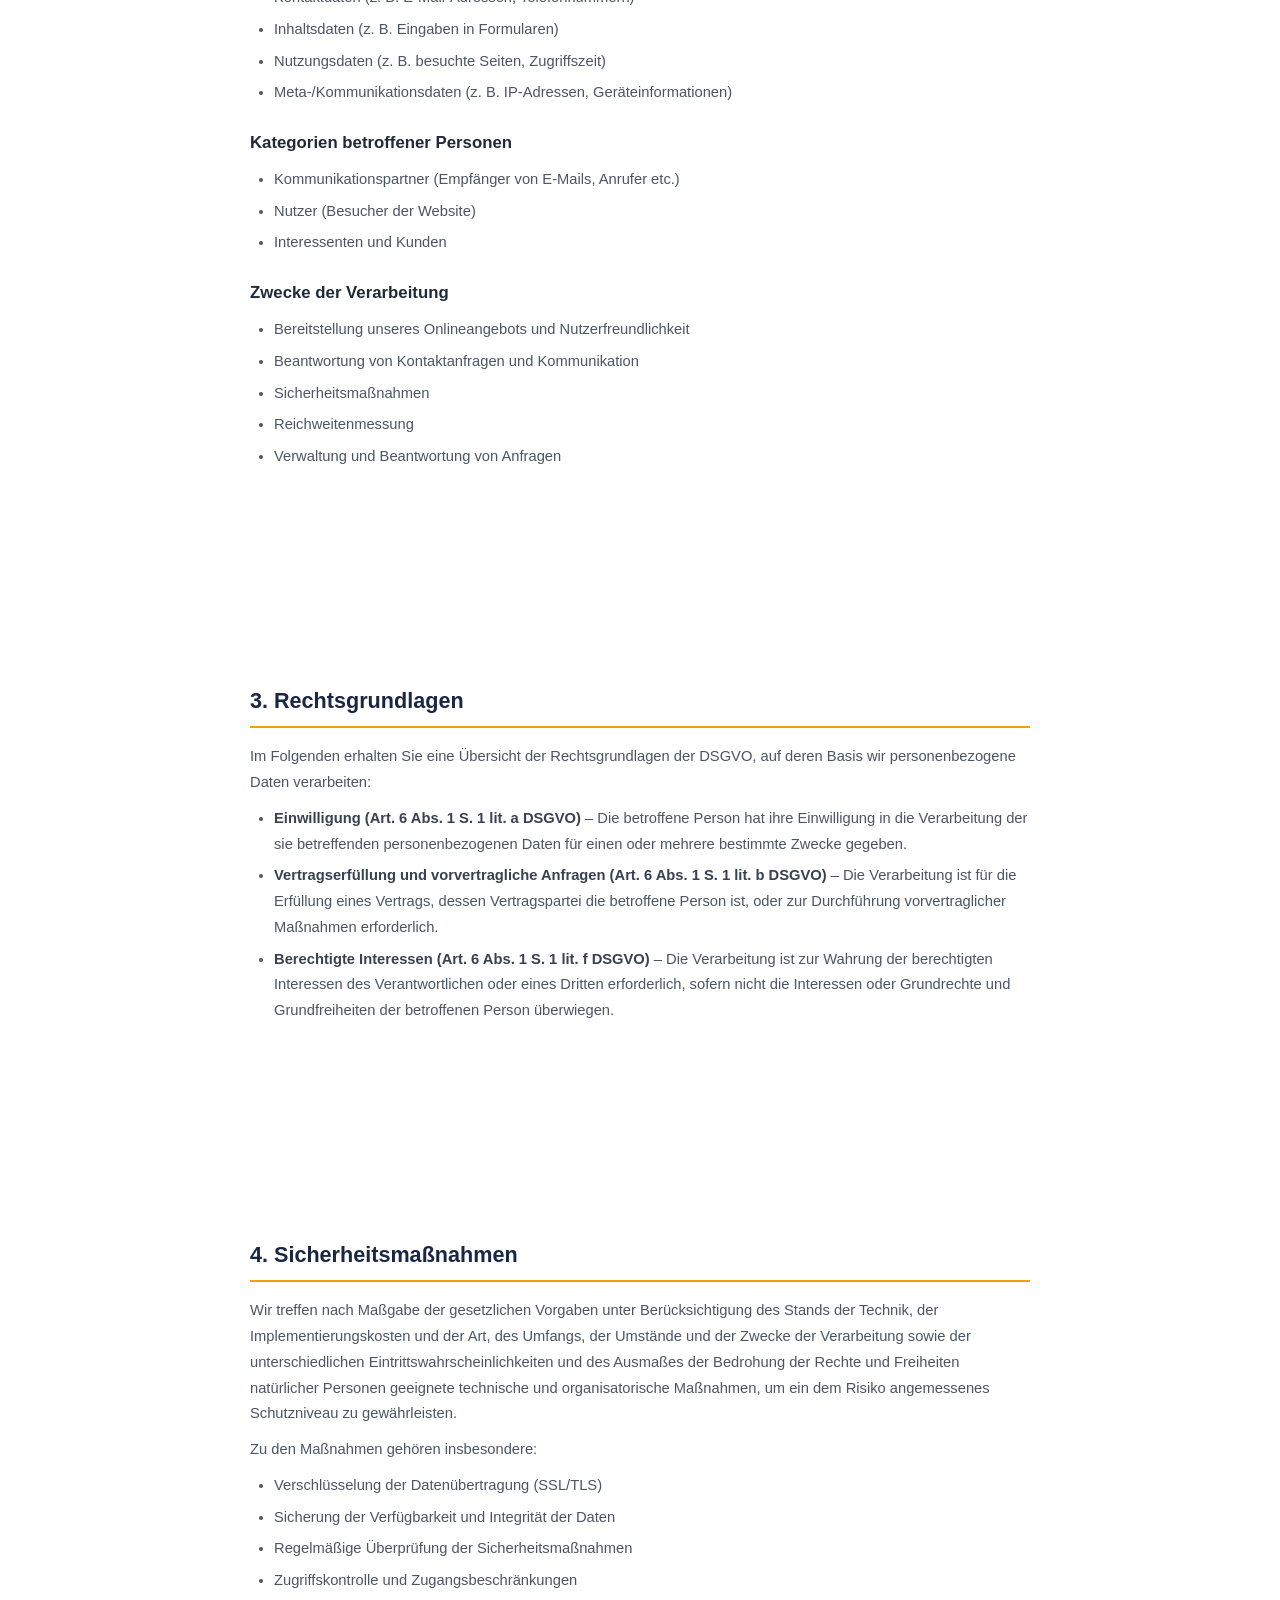
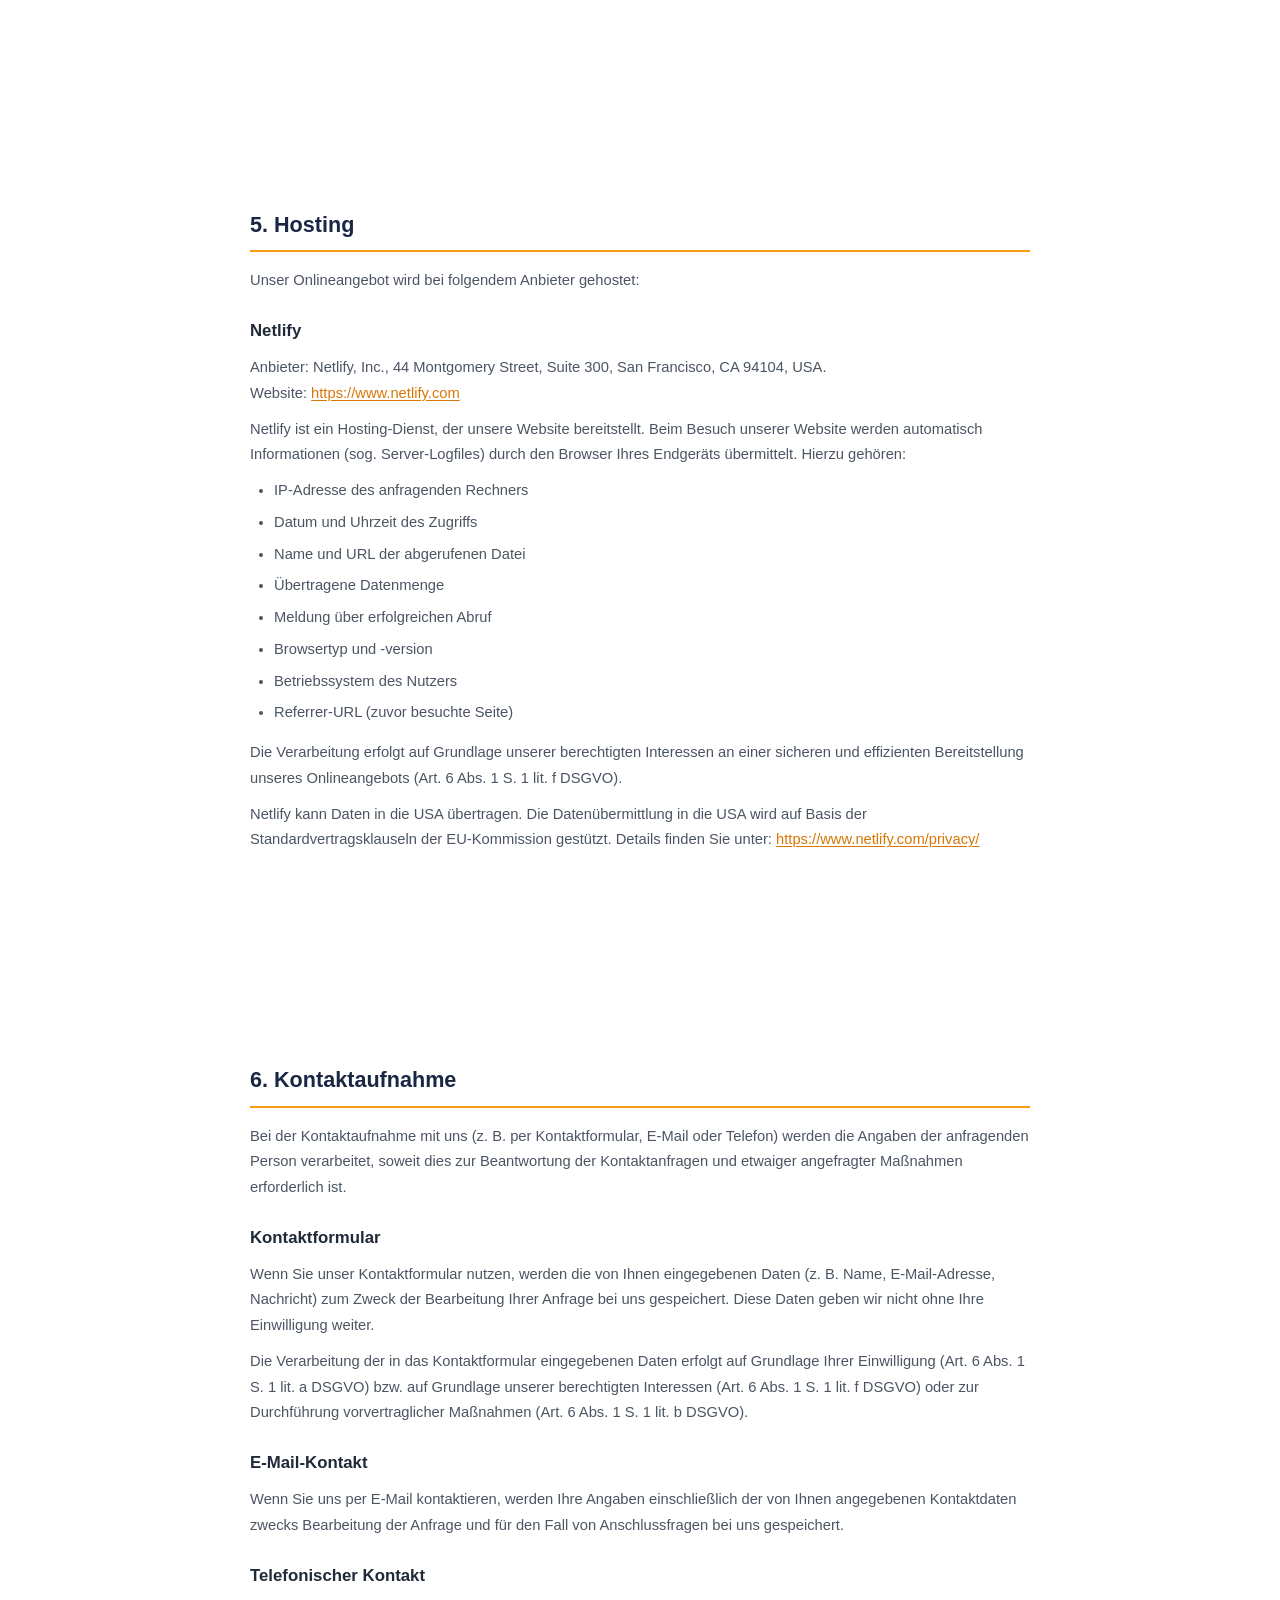
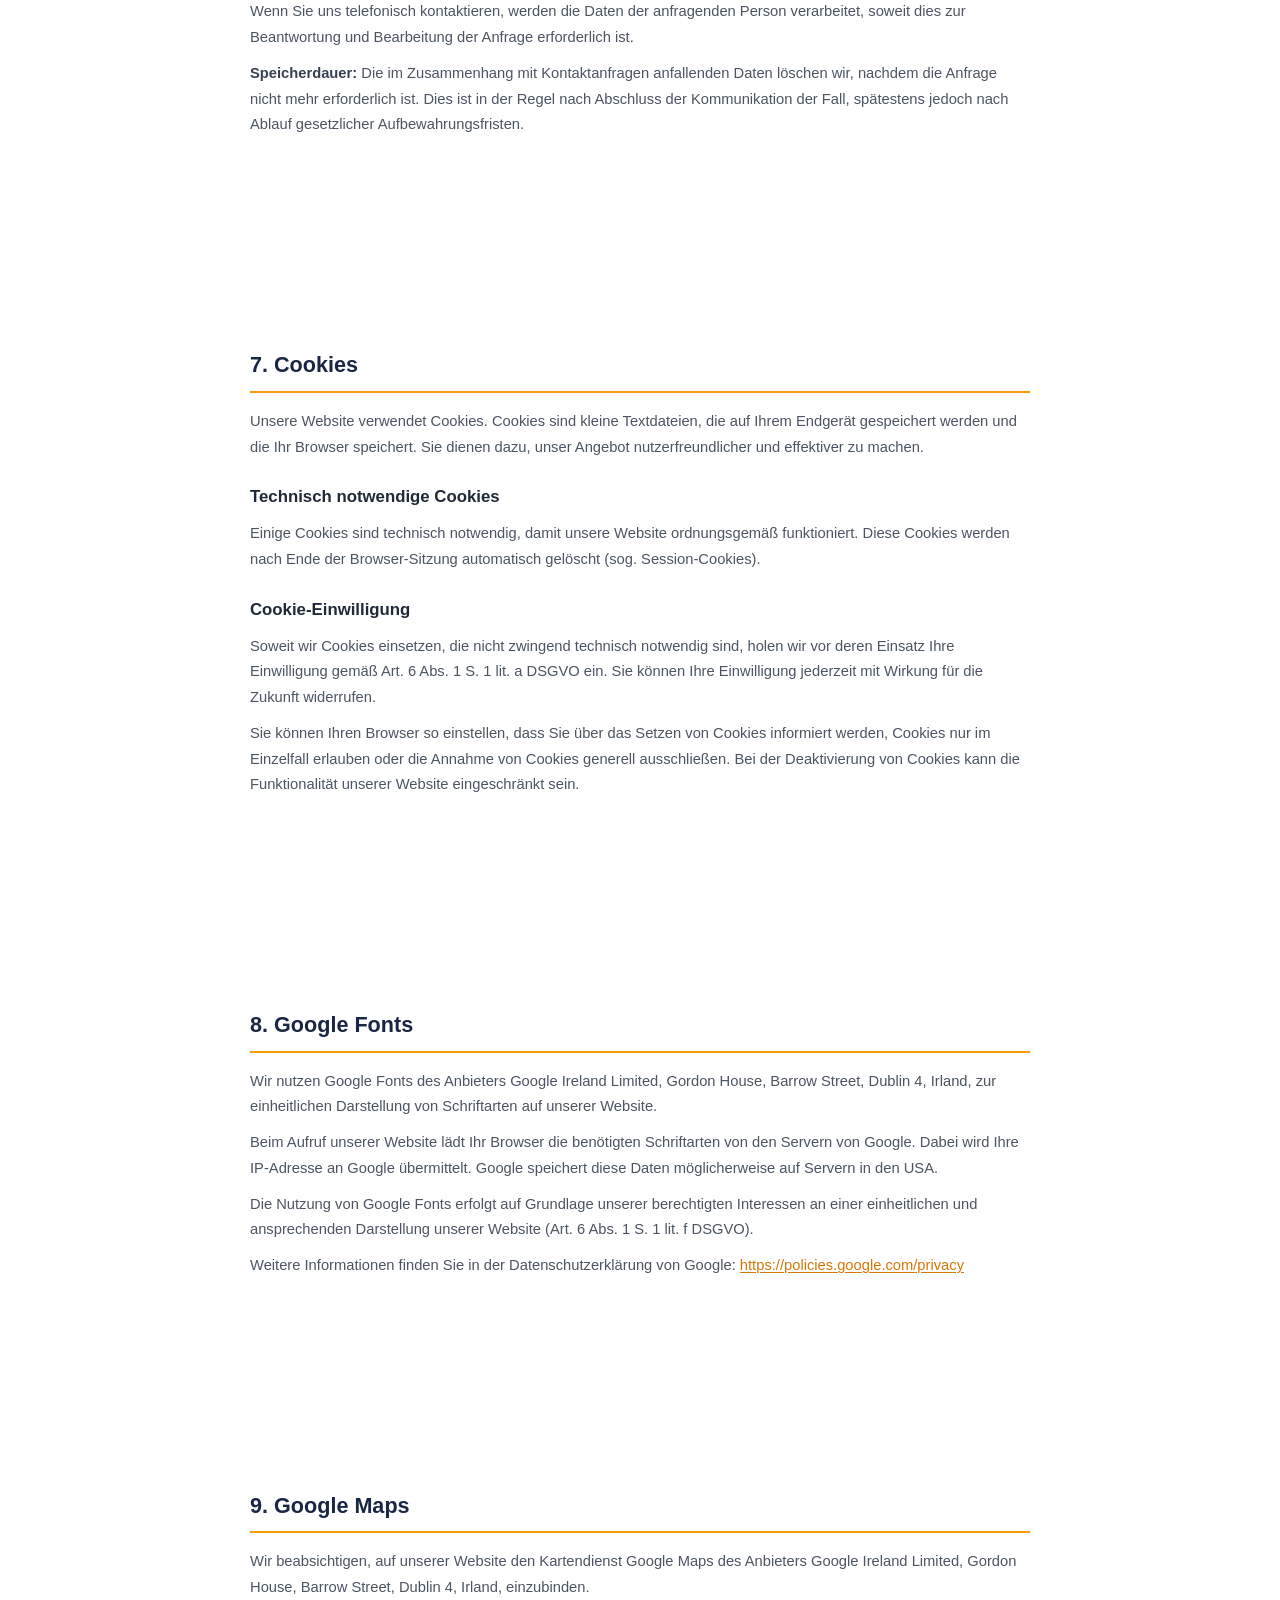
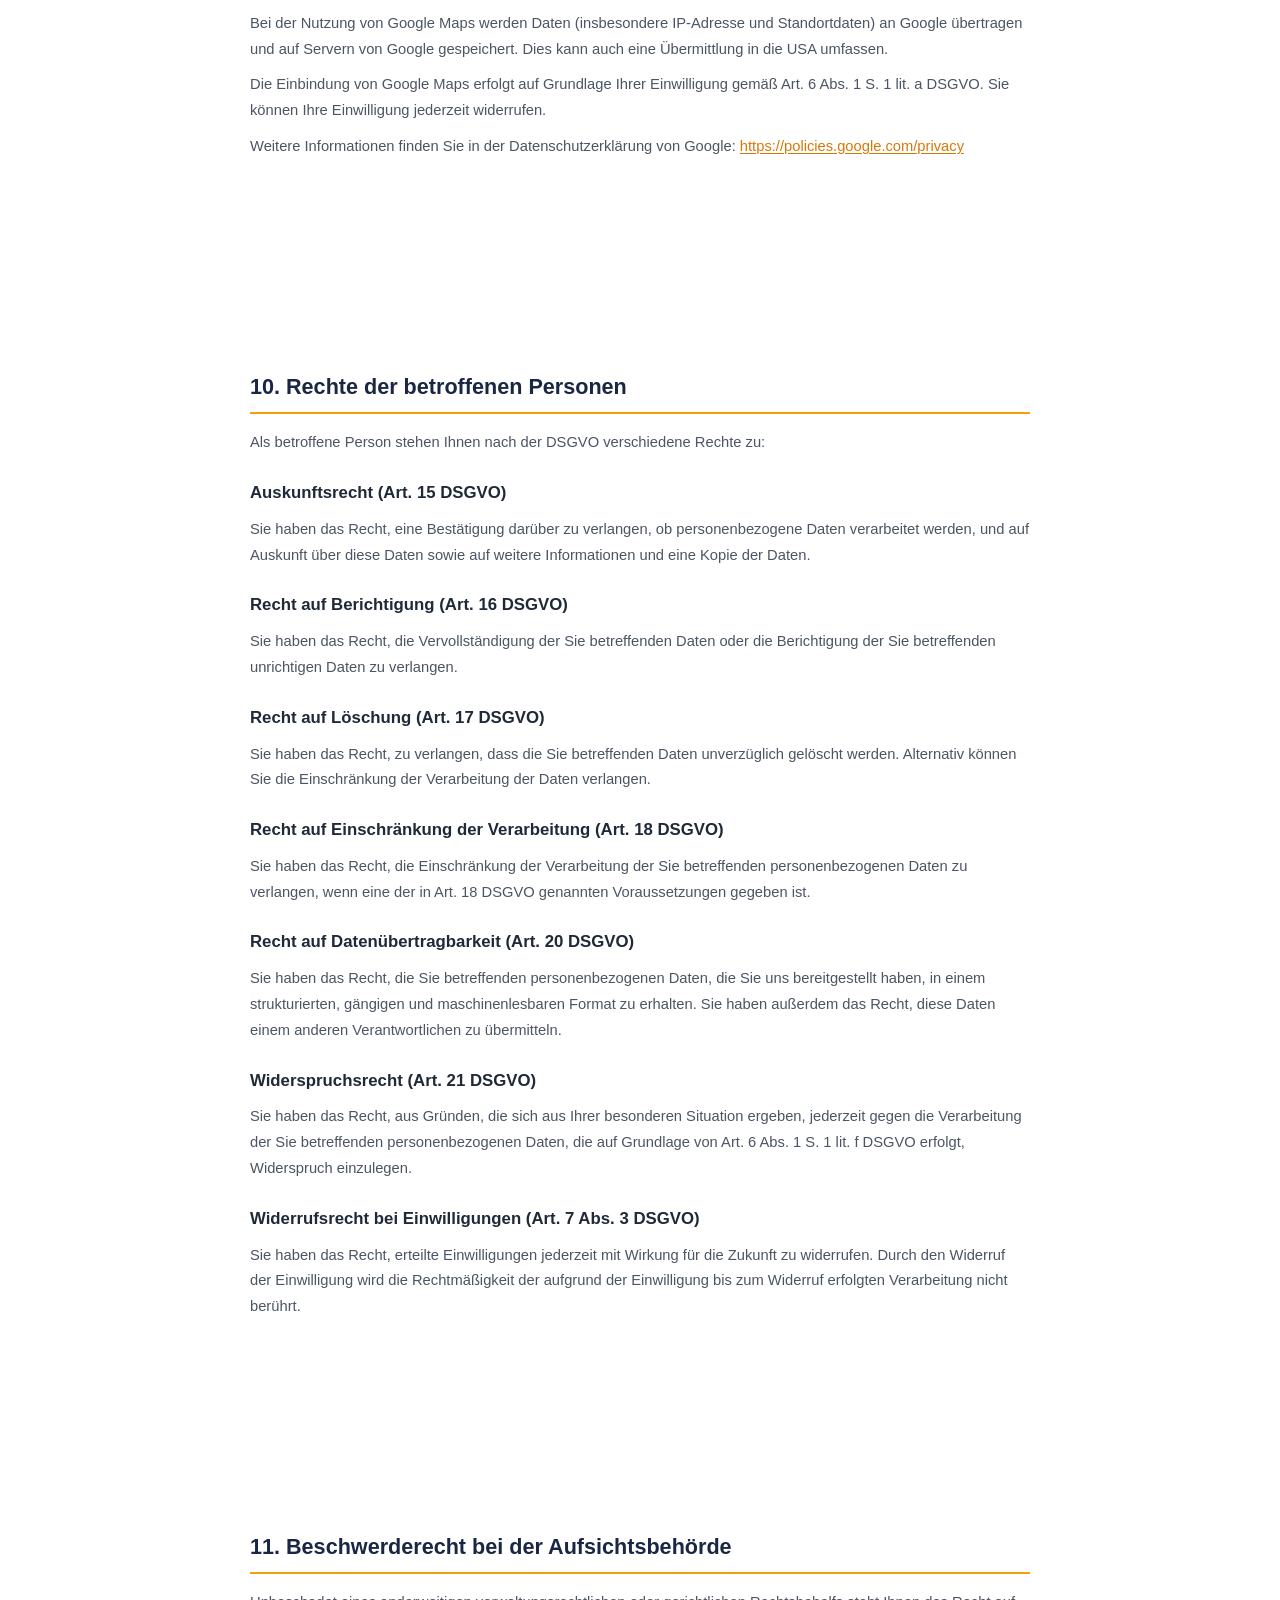
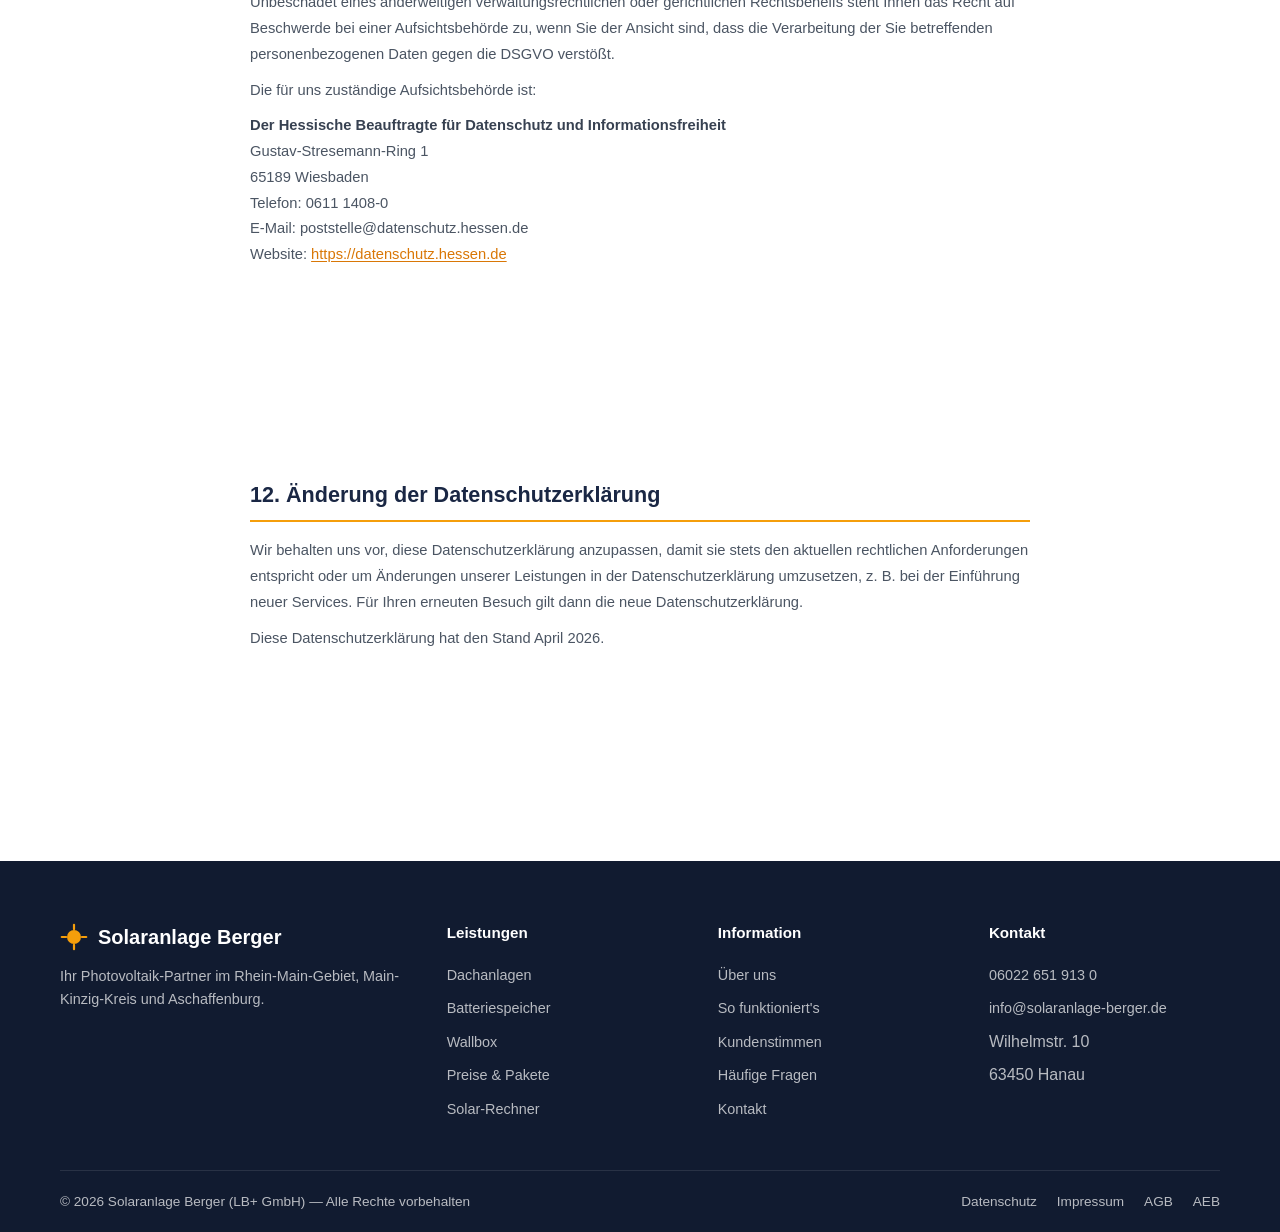
<file: datenschutz.html>
<!DOCTYPE html>
<html lang="de">
<head>
  <meta charset="UTF-8">
  <meta name="viewport" content="width=device-width, initial-scale=1.0">
  <title>Datenschutzerklärung — Solaranlage Berger</title>
  <meta name="description" content="Datenschutzerklärung der LB+ GmbH (Solaranlage Berger). Informationen zur Verarbeitung personenbezogener Daten gemäß DSGVO.">
  <meta name="robots" content="noindex, follow">
  <link rel="canonical" href="https://www.solaranlage-berger.de/datenschutz.html">

  <!-- Fonts -->

  <!-- Styles -->
  <link rel="stylesheet" href="css/styles.css?v=11">

  <style>
    /* === Legal Page Specific Styles === */
    .legal-hero {
      padding: 120px 0 40px;
      background: var(--primary);
      color: var(--white);
    }
    .legal-hero h1 {
      font-size: 2rem;
      font-weight: 800;
      margin-bottom: 8px;
    }
    .legal-hero p {
      font-size: 0.95rem;
      opacity: 0.7;
    }
    .legal-content {
      padding: 48px 0 80px;
    }
    .legal-content .container {
      max-width: 820px;
    }
    .legal-section {
      margin-bottom: 40px;
    }
    .legal-section h2 {
      font-size: 1.35rem;
      font-weight: 700;
      color: var(--primary);
      margin-bottom: 16px;
      padding-bottom: 8px;
      border-bottom: 2px solid var(--accent);
    }
    .legal-section h3 {
      font-size: 1.05rem;
      font-weight: 600;
      color: var(--gray-800);
      margin-top: 24px;
      margin-bottom: 10px;
    }
    .legal-section p,
    .legal-section li {
      font-size: 0.92rem;
      color: var(--gray-600);
      line-height: 1.75;
      margin-bottom: 10px;
    }
    .legal-section ul {
      list-style: disc;
      padding-left: 24px;
      margin-bottom: 14px;
    }
    .legal-section ul li {
      margin-bottom: 6px;
    }
    .legal-section a {
      color: var(--accent-hover);
      text-decoration: underline;
      text-underline-offset: 2px;
    }
    .legal-section a:hover {
      color: var(--accent);
    }
    .legal-section strong {
      color: var(--gray-700);
    }
    .legal-toc {
      background: var(--gray-50);
      border: 1px solid var(--gray-200);
      border-radius: var(--radius);
      padding: 24px 28px;
      margin-bottom: 40px;
    }
    .legal-toc h2 {
      font-size: 1.1rem;
      font-weight: 700;
      color: var(--primary);
      margin-bottom: 12px;
      border-bottom: none;
      padding-bottom: 0;
    }
    .legal-toc ol {
      padding-left: 20px;
      margin: 0;
    }
    .legal-toc ol li {
      font-size: 0.9rem;
      color: var(--gray-600);
      margin-bottom: 6px;
      line-height: 1.5;
    }
    .legal-toc ol li a {
      color: var(--gray-700);
      text-decoration: none;
    }
    .legal-toc ol li a:hover {
      color: var(--accent-hover);
      text-decoration: underline;
    }
    .back-link {
      display: inline-flex;
      align-items: center;
      gap: 6px;
      font-size: 0.9rem;
      font-weight: 600;
      color: var(--white);
      opacity: 0.8;
      transition: opacity var(--transition);
      margin-top: 4px;
    }
    .back-link:hover {
      opacity: 1;
    }
    .header-simple .nav-links { display: none; }
    .header-simple .hamburger { display: none; }
    @media (max-width: 768px) {
      .legal-hero h1 { font-size: 1.5rem; }
      .legal-content { padding: 32px 0 60px; }
    }
  </style>
  <link rel="icon" type="image/svg+xml" href="/favicon.svg">
  <link rel="apple-touch-icon" href="/favicon.svg">
  <meta property="og:image" content="https://www.solaranlage-berger.de/og-image.jpg">
  <meta property="og:image:width" content="1200">
  <meta property="og:image:height" content="630">
  <meta property="og:image:type" content="image/jpeg">
  <meta name="twitter:card" content="summary_large_image">
  <meta name="twitter:image" content="https://www.solaranlage-berger.de/og-image.jpg">
</head>
<body>

  <!-- ===== HEADER (Simplified) ===== -->
  <header class="header header-simple scrolled" role="banner">
    <div class="container header-inner">
      <a href="index.html" class="logo" aria-label="Zur Startseite">
        <svg width="28" height="28" viewBox="0 0 32 32" fill="none" aria-hidden="true">
          <circle cx="16" cy="16" r="8" fill="#f59e0b"/>
          <line x1="16" y1="2" x2="16" y2="7" stroke="#f59e0b" stroke-width="2.5" stroke-linecap="round"/>
          <line x1="16" y1="25" x2="16" y2="30" stroke="#f59e0b" stroke-width="2.5" stroke-linecap="round"/>
          <line x1="2" y1="16" x2="7" y2="16" stroke="#f59e0b" stroke-width="2.5" stroke-linecap="round"/>
          <line x1="25" y1="16" x2="30" y2="16" stroke="#f59e0b" stroke-width="2.5" stroke-linecap="round"/>
        </svg>
        Solaranlage Berger
      </a>
      <a href="index.html" style="font-size:0.9rem;font-weight:600;color:var(--primary);">&larr; Zurück zur Startseite</a>
    </div>
  </header>

  <!-- ===== HERO ===== -->
  <section class="legal-hero">
    <div class="container">
      <h1>Datenschutzerklärung</h1>
      <p>Stand: April 2026</p>
    </div>
  </section>

  <!-- ===== CONTENT ===== -->
  <main class="legal-content">
    <div class="container">

      <!-- Table of Contents -->
      <nav class="legal-toc" aria-label="Inhaltsverzeichnis">
        <h2>Inhaltsübersicht</h2>
        <ol>
          <li><a href="#verantwortlicher">Verantwortlicher</a></li>
          <li><a href="#uebersicht">Übersicht der Verarbeitungen</a></li>
          <li><a href="#rechtsgrundlagen">Rechtsgrundlagen</a></li>
          <li><a href="#sicherheit">Sicherheitsmaßnahmen</a></li>
          <li><a href="#hosting">Hosting</a></li>
          <li><a href="#kontakt">Kontaktaufnahme</a></li>
          <li><a href="#cookies">Cookies</a></li>
          <li><a href="#google-fonts">Google Fonts</a></li>
          <li><a href="#google-maps">Google Maps</a></li>
          <li><a href="#rechte">Rechte der betroffenen Personen</a></li>
          <li><a href="#aufsichtsbehoerde">Beschwerderecht bei der Aufsichtsbehörde</a></li>
          <li><a href="#aenderungen">Änderung der Datenschutzerklärung</a></li>
        </ol>
      </nav>

      <!-- 1. Verantwortlicher -->
      <section class="legal-section" id="verantwortlicher">
        <h2>1. Verantwortlicher</h2>
        <p>
          <strong>LB+ GmbH</strong> (handelnd als „Solaranlage Berger")<br>
          Wilhelmstr. 10<br>
          63450 Hanau<br>
          Deutschland
        </p>
        <p>
          Telefon: <a href="tel:+4960226519130">06022 651 913 0</a><br>
          E-Mail: <a href="mailto:info@solaranlage-berger.de">info@solaranlage-berger.de</a>
        </p>
        <h3>Datenschutzbeauftragter</h3>
        <p>
          Ein Datenschutzbeauftragter ist gesetzlich nicht vorgeschrieben. Bei Fragen zum Datenschutz wenden Sie sich bitte an die oben genannte Kontaktadresse.
        </p>
      </section>

      <!-- 2. Uebersicht der Verarbeitungen -->
      <section class="legal-section" id="uebersicht">
        <h2>2. Übersicht der Verarbeitungen</h2>
        <p>Die nachfolgende Übersicht fasst die Arten der verarbeiteten Daten und die Zwecke ihrer Verarbeitung zusammen und verweist auf die betroffenen Personen.</p>
        <h3>Arten der verarbeiteten Daten</h3>
        <ul>
          <li>Bestandsdaten (z. B. Namen, Adressen)</li>
          <li>Kontaktdaten (z. B. E-Mail-Adressen, Telefonnummern)</li>
          <li>Inhaltsdaten (z. B. Eingaben in Formularen)</li>
          <li>Nutzungsdaten (z. B. besuchte Seiten, Zugriffszeit)</li>
          <li>Meta-/Kommunikationsdaten (z. B. IP-Adressen, Geräteinformationen)</li>
        </ul>
        <h3>Kategorien betroffener Personen</h3>
        <ul>
          <li>Kommunikationspartner (Empfänger von E-Mails, Anrufer etc.)</li>
          <li>Nutzer (Besucher der Website)</li>
          <li>Interessenten und Kunden</li>
        </ul>
        <h3>Zwecke der Verarbeitung</h3>
        <ul>
          <li>Bereitstellung unseres Onlineangebots und Nutzerfreundlichkeit</li>
          <li>Beantwortung von Kontaktanfragen und Kommunikation</li>
          <li>Sicherheitsmaßnahmen</li>
          <li>Reichweitenmessung</li>
          <li>Verwaltung und Beantwortung von Anfragen</li>
        </ul>
      </section>

      <!-- 3. Rechtsgrundlagen -->
      <section class="legal-section" id="rechtsgrundlagen">
        <h2>3. Rechtsgrundlagen</h2>
        <p>Im Folgenden erhalten Sie eine Übersicht der Rechtsgrundlagen der DSGVO, auf deren Basis wir personenbezogene Daten verarbeiten:</p>
        <ul>
          <li><strong>Einwilligung (Art. 6 Abs. 1 S. 1 lit. a DSGVO)</strong> – Die betroffene Person hat ihre Einwilligung in die Verarbeitung der sie betreffenden personenbezogenen Daten für einen oder mehrere bestimmte Zwecke gegeben.</li>
          <li><strong>Vertragserfüllung und vorvertragliche Anfragen (Art. 6 Abs. 1 S. 1 lit. b DSGVO)</strong> – Die Verarbeitung ist für die Erfüllung eines Vertrags, dessen Vertragspartei die betroffene Person ist, oder zur Durchführung vorvertraglicher Maßnahmen erforderlich.</li>
          <li><strong>Berechtigte Interessen (Art. 6 Abs. 1 S. 1 lit. f DSGVO)</strong> – Die Verarbeitung ist zur Wahrung der berechtigten Interessen des Verantwortlichen oder eines Dritten erforderlich, sofern nicht die Interessen oder Grundrechte und Grundfreiheiten der betroffenen Person überwiegen.</li>
        </ul>
      </section>

      <!-- 4. Sicherheitsmaßnahmen -->
      <section class="legal-section" id="sicherheit">
        <h2>4. Sicherheitsmaßnahmen</h2>
        <p>Wir treffen nach Maßgabe der gesetzlichen Vorgaben unter Berücksichtigung des Stands der Technik, der Implementierungskosten und der Art, des Umfangs, der Umstände und der Zwecke der Verarbeitung sowie der unterschiedlichen Eintrittswahrscheinlichkeiten und des Ausmaßes der Bedrohung der Rechte und Freiheiten natürlicher Personen geeignete technische und organisatorische Maßnahmen, um ein dem Risiko angemessenes Schutzniveau zu gewährleisten.</p>
        <p>Zu den Maßnahmen gehören insbesondere:</p>
        <ul>
          <li>Verschlüsselung der Datenübertragung (SSL/TLS)</li>
          <li>Sicherung der Verfügbarkeit und Integrität der Daten</li>
          <li>Regelmäßige Überprüfung der Sicherheitsmaßnahmen</li>
          <li>Zugriffskontrolle und Zugangsbeschränkungen</li>
        </ul>
      </section>

      <!-- 5. Hosting -->
      <section class="legal-section" id="hosting">
        <h2>5. Hosting</h2>
        <p>Unser Onlineangebot wird bei folgendem Anbieter gehostet:</p>
        <h3>Netlify</h3>
        <p>
          Anbieter: Netlify, Inc., 44 Montgomery Street, Suite 300, San Francisco, CA 94104, USA.<br>
          Website: <a href="https://www.netlify.com" target="_blank" rel="noopener noreferrer">https://www.netlify.com</a>
        </p>
        <p>Netlify ist ein Hosting-Dienst, der unsere Website bereitstellt. Beim Besuch unserer Website werden automatisch Informationen (sog. Server-Logfiles) durch den Browser Ihres Endgeräts übermittelt. Hierzu gehören:</p>
        <ul>
          <li>IP-Adresse des anfragenden Rechners</li>
          <li>Datum und Uhrzeit des Zugriffs</li>
          <li>Name und URL der abgerufenen Datei</li>
          <li>Übertragene Datenmenge</li>
          <li>Meldung über erfolgreichen Abruf</li>
          <li>Browsertyp und -version</li>
          <li>Betriebssystem des Nutzers</li>
          <li>Referrer-URL (zuvor besuchte Seite)</li>
        </ul>
        <p>Die Verarbeitung erfolgt auf Grundlage unserer berechtigten Interessen an einer sicheren und effizienten Bereitstellung unseres Onlineangebots (Art. 6 Abs. 1 S. 1 lit. f DSGVO).</p>
        <p>Netlify kann Daten in die USA übertragen. Die Datenübermittlung in die USA wird auf Basis der Standardvertragsklauseln der EU-Kommission gestützt. Details finden Sie unter: <a href="https://www.netlify.com/privacy/" target="_blank" rel="noopener noreferrer">https://www.netlify.com/privacy/</a></p>
      </section>

      <!-- 6. Kontaktaufnahme -->
      <section class="legal-section" id="kontakt">
        <h2>6. Kontaktaufnahme</h2>
        <p>Bei der Kontaktaufnahme mit uns (z. B. per Kontaktformular, E-Mail oder Telefon) werden die Angaben der anfragenden Person verarbeitet, soweit dies zur Beantwortung der Kontaktanfragen und etwaiger angefragter Maßnahmen erforderlich ist.</p>
        <h3>Kontaktformular</h3>
        <p>Wenn Sie unser Kontaktformular nutzen, werden die von Ihnen eingegebenen Daten (z. B. Name, E-Mail-Adresse, Nachricht) zum Zweck der Bearbeitung Ihrer Anfrage bei uns gespeichert. Diese Daten geben wir nicht ohne Ihre Einwilligung weiter.</p>
        <p>Die Verarbeitung der in das Kontaktformular eingegebenen Daten erfolgt auf Grundlage Ihrer Einwilligung (Art. 6 Abs. 1 S. 1 lit. a DSGVO) bzw. auf Grundlage unserer berechtigten Interessen (Art. 6 Abs. 1 S. 1 lit. f DSGVO) oder zur Durchführung vorvertraglicher Maßnahmen (Art. 6 Abs. 1 S. 1 lit. b DSGVO).</p>
        <h3>E-Mail-Kontakt</h3>
        <p>Wenn Sie uns per E-Mail kontaktieren, werden Ihre Angaben einschließlich der von Ihnen angegebenen Kontaktdaten zwecks Bearbeitung der Anfrage und für den Fall von Anschlussfragen bei uns gespeichert.</p>
        <h3>Telefonischer Kontakt</h3>
        <p>Wenn Sie uns telefonisch kontaktieren, werden die Daten der anfragenden Person verarbeitet, soweit dies zur Beantwortung und Bearbeitung der Anfrage erforderlich ist.</p>
        <p><strong>Speicherdauer:</strong> Die im Zusammenhang mit Kontaktanfragen anfallenden Daten löschen wir, nachdem die Anfrage nicht mehr erforderlich ist. Dies ist in der Regel nach Abschluss der Kommunikation der Fall, spätestens jedoch nach Ablauf gesetzlicher Aufbewahrungsfristen.</p>
      </section>

      <!-- 7. Cookies -->
      <section class="legal-section" id="cookies">
        <h2>7. Cookies</h2>
        <p>Unsere Website verwendet Cookies. Cookies sind kleine Textdateien, die auf Ihrem Endgerät gespeichert werden und die Ihr Browser speichert. Sie dienen dazu, unser Angebot nutzerfreundlicher und effektiver zu machen.</p>
        <h3>Technisch notwendige Cookies</h3>
        <p>Einige Cookies sind technisch notwendig, damit unsere Website ordnungsgemäß funktioniert. Diese Cookies werden nach Ende der Browser-Sitzung automatisch gelöscht (sog. Session-Cookies).</p>
        <h3>Cookie-Einwilligung</h3>
        <p>Soweit wir Cookies einsetzen, die nicht zwingend technisch notwendig sind, holen wir vor deren Einsatz Ihre Einwilligung gemäß Art. 6 Abs. 1 S. 1 lit. a DSGVO ein. Sie können Ihre Einwilligung jederzeit mit Wirkung für die Zukunft widerrufen.</p>
        <p>Sie können Ihren Browser so einstellen, dass Sie über das Setzen von Cookies informiert werden, Cookies nur im Einzelfall erlauben oder die Annahme von Cookies generell ausschließen. Bei der Deaktivierung von Cookies kann die Funktionalität unserer Website eingeschränkt sein.</p>
      </section>

      <!-- 8. Google Fonts -->
      <section class="legal-section" id="google-fonts">
        <h2>8. Google Fonts</h2>
        <p>Wir nutzen Google Fonts des Anbieters Google Ireland Limited, Gordon House, Barrow Street, Dublin 4, Irland, zur einheitlichen Darstellung von Schriftarten auf unserer Website.</p>
        <p>Beim Aufruf unserer Website lädt Ihr Browser die benötigten Schriftarten von den Servern von Google. Dabei wird Ihre IP-Adresse an Google übermittelt. Google speichert diese Daten möglicherweise auf Servern in den USA.</p>
        <p>Die Nutzung von Google Fonts erfolgt auf Grundlage unserer berechtigten Interessen an einer einheitlichen und ansprechenden Darstellung unserer Website (Art. 6 Abs. 1 S. 1 lit. f DSGVO).</p>
        <p>Weitere Informationen finden Sie in der Datenschutzerklärung von Google: <a href="https://policies.google.com/privacy" target="_blank" rel="noopener noreferrer">https://policies.google.com/privacy</a></p>
      </section>

      <!-- 9. Google Maps -->
      <section class="legal-section" id="google-maps">
        <h2>9. Google Maps</h2>
        <p>Wir beabsichtigen, auf unserer Website den Kartendienst Google Maps des Anbieters Google Ireland Limited, Gordon House, Barrow Street, Dublin 4, Irland, einzubinden.</p>
        <p>Bei der Nutzung von Google Maps werden Daten (insbesondere IP-Adresse und Standortdaten) an Google übertragen und auf Servern von Google gespeichert. Dies kann auch eine Übermittlung in die USA umfassen.</p>
        <p>Die Einbindung von Google Maps erfolgt auf Grundlage Ihrer Einwilligung gemäß Art. 6 Abs. 1 S. 1 lit. a DSGVO. Sie können Ihre Einwilligung jederzeit widerrufen.</p>
        <p>Weitere Informationen finden Sie in der Datenschutzerklärung von Google: <a href="https://policies.google.com/privacy" target="_blank" rel="noopener noreferrer">https://policies.google.com/privacy</a></p>
      </section>

      <!-- 10. Rechte der betroffenen Personen -->
      <section class="legal-section" id="rechte">
        <h2>10. Rechte der betroffenen Personen</h2>
        <p>Als betroffene Person stehen Ihnen nach der DSGVO verschiedene Rechte zu:</p>

        <h3>Auskunftsrecht (Art. 15 DSGVO)</h3>
        <p>Sie haben das Recht, eine Bestätigung darüber zu verlangen, ob personenbezogene Daten verarbeitet werden, und auf Auskunft über diese Daten sowie auf weitere Informationen und eine Kopie der Daten.</p>

        <h3>Recht auf Berichtigung (Art. 16 DSGVO)</h3>
        <p>Sie haben das Recht, die Vervollständigung der Sie betreffenden Daten oder die Berichtigung der Sie betreffenden unrichtigen Daten zu verlangen.</p>

        <h3>Recht auf Löschung (Art. 17 DSGVO)</h3>
        <p>Sie haben das Recht, zu verlangen, dass die Sie betreffenden Daten unverzüglich gelöscht werden. Alternativ können Sie die Einschränkung der Verarbeitung der Daten verlangen.</p>

        <h3>Recht auf Einschränkung der Verarbeitung (Art. 18 DSGVO)</h3>
        <p>Sie haben das Recht, die Einschränkung der Verarbeitung der Sie betreffenden personenbezogenen Daten zu verlangen, wenn eine der in Art. 18 DSGVO genannten Voraussetzungen gegeben ist.</p>

        <h3>Recht auf Datenübertragbarkeit (Art. 20 DSGVO)</h3>
        <p>Sie haben das Recht, die Sie betreffenden personenbezogenen Daten, die Sie uns bereitgestellt haben, in einem strukturierten, gängigen und maschinenlesbaren Format zu erhalten. Sie haben außerdem das Recht, diese Daten einem anderen Verantwortlichen zu übermitteln.</p>

        <h3>Widerspruchsrecht (Art. 21 DSGVO)</h3>
        <p>Sie haben das Recht, aus Gründen, die sich aus Ihrer besonderen Situation ergeben, jederzeit gegen die Verarbeitung der Sie betreffenden personenbezogenen Daten, die auf Grundlage von Art. 6 Abs. 1 S. 1 lit. f DSGVO erfolgt, Widerspruch einzulegen.</p>

        <h3>Widerrufsrecht bei Einwilligungen (Art. 7 Abs. 3 DSGVO)</h3>
        <p>Sie haben das Recht, erteilte Einwilligungen jederzeit mit Wirkung für die Zukunft zu widerrufen. Durch den Widerruf der Einwilligung wird die Rechtmäßigkeit der aufgrund der Einwilligung bis zum Widerruf erfolgten Verarbeitung nicht berührt.</p>
      </section>

      <!-- 11. Beschwerderecht -->
      <section class="legal-section" id="aufsichtsbehoerde">
        <h2>11. Beschwerderecht bei der Aufsichtsbehörde</h2>
        <p>Unbeschadet eines anderweitigen verwaltungsrechtlichen oder gerichtlichen Rechtsbehelfs steht Ihnen das Recht auf Beschwerde bei einer Aufsichtsbehörde zu, wenn Sie der Ansicht sind, dass die Verarbeitung der Sie betreffenden personenbezogenen Daten gegen die DSGVO verstößt.</p>
        <p>Die für uns zuständige Aufsichtsbehörde ist:</p>
        <p>
          <strong>Der Hessische Beauftragte für Datenschutz und Informationsfreiheit</strong><br>
          Gustav-Stresemann-Ring 1<br>
          65189 Wiesbaden<br>
          Telefon: 0611 1408-0<br>
          E-Mail: poststelle@datenschutz.hessen.de<br>
          Website: <a href="https://datenschutz.hessen.de" target="_blank" rel="noopener noreferrer">https://datenschutz.hessen.de</a>
        </p>
      </section>

      <!-- 12. Änderungen -->
      <section class="legal-section" id="aenderungen">
        <h2>12. Änderung der Datenschutzerklärung</h2>
        <p>Wir behalten uns vor, diese Datenschutzerklärung anzupassen, damit sie stets den aktuellen rechtlichen Anforderungen entspricht oder um Änderungen unserer Leistungen in der Datenschutzerklärung umzusetzen, z. B. bei der Einführung neuer Services. Für Ihren erneuten Besuch gilt dann die neue Datenschutzerklärung.</p>
        <p>Diese Datenschutzerklärung hat den Stand April 2026.</p>
      </section>

    </div>
  </main>

  <!-- ===== FOOTER ===== -->
  <footer class="footer" role="contentinfo">
    <div class="container">
      <div class="footer-grid">
        <div>
          <div class="logo" style="color:var(--white);margin-bottom:12px;">
            <svg width="28" height="28" viewBox="0 0 32 32" fill="none" aria-hidden="true">
              <circle cx="16" cy="16" r="8" fill="#f59e0b"/>
              <line x1="16" y1="2" x2="16" y2="7" stroke="#f59e0b" stroke-width="2.5" stroke-linecap="round"/>
              <line x1="16" y1="25" x2="16" y2="30" stroke="#f59e0b" stroke-width="2.5" stroke-linecap="round"/>
              <line x1="2" y1="16" x2="7" y2="16" stroke="#f59e0b" stroke-width="2.5" stroke-linecap="round"/>
              <line x1="25" y1="16" x2="30" y2="16" stroke="#f59e0b" stroke-width="2.5" stroke-linecap="round"/>
            </svg>
            Solaranlage Berger
          </div>
          <p>Ihr Photovoltaik-Partner im Rhein-Main-Gebiet, Main-Kinzig-Kreis und Aschaffenburg.</p>
        </div>
        <div>
          <h4>Leistungen</h4>
          <ul class="footer-links">
            <li><a href="index.html#leistungen">Dachanlagen</a></li>
            <li><a href="index.html#leistungen">Batteriespeicher</a></li>
            <li><a href="index.html#leistungen">Wallbox</a></li>
            <li><a href="index.html#preise">Preise &amp; Pakete</a></li>
            <li><a href="index.html#rechner">Solar-Rechner</a></li>
          </ul>
        </div>
        <div>
          <h4>Information</h4>
          <ul class="footer-links">
            <li><a href="index.html#ueber-uns">Über uns</a></li>
            <li><a href="index.html#prozess">So funktioniert's</a></li>
            <li><a href="index.html#referenzen">Kundenstimmen</a></li>
            <li><a href="index.html#faq">Häufige Fragen</a></li>
            <li><a href="index.html#kontakt">Kontakt</a></li>
          </ul>
        </div>
        <div>
          <h4>Kontakt</h4>
          <ul class="footer-links">
            <li><a href="tel:+4960226519130">06022 651 913 0</a></li>
            <li><a href="mailto:info@solaranlage-berger.de">info@solaranlage-berger.de</a></li>
            <li>Wilhelmstr. 10</li>
            <li>63450 Hanau</li>
          </ul>
        </div>
      </div>
      <div class="footer-bottom">
        <span>© 2026 Solaranlage Berger (LB+ GmbH) — Alle Rechte vorbehalten</span>
        <div class="footer-bottom-links">
          <a href="datenschutz.html">Datenschutz</a>
          <a href="impressum.html">Impressum</a>
          <a href="agb.html">AGB</a>
          <a href="aeb.html">AEB</a>
        </div>
      </div>
    </div>
  </footer>


  <!-- ===== COOKIE CONSENT BANNER ===== -->
  <div class="consent-banner" id="consentBanner" role="dialog" aria-modal="false" aria-labelledby="consent-title" hidden>
    <div class="consent-inner">
      <div class="consent-text">
        <h3 id="consent-title">🍪 Datenschutz ist uns wichtig</h3>
        <p>Wir verwenden Cookies und externe Dienste (z.B. Google Fonts), um Ihnen die bestmögliche Erfahrung zu bieten. Sie entscheiden, was geladen wird. <a href="datenschutz.html">Datenschutzerklärung</a></p>
      </div>
      <div class="consent-buttons">
        <button class="consent-btn settings" type="button" onclick="ConsentManager.openSettings()">Einstellungen</button>
        <button class="consent-btn reject" type="button" onclick="ConsentManager.acceptNecessary()">Nur notwendige</button>
        <button class="consent-btn accept" type="button" onclick="ConsentManager.acceptAll()">Alle akzeptieren</button>
      </div>
    </div>
  </div>

  <!-- ===== COOKIE SETTINGS MODAL ===== -->
  <div class="consent-modal" id="consentModal" role="dialog" aria-modal="true" aria-labelledby="consent-modal-title" hidden>
    <div class="consent-modal-backdrop" onclick="ConsentManager.closeSettings()"></div>
    <div class="consent-modal-box">
      <div class="consent-modal-header">
        <h3 id="consent-modal-title">Datenschutz-Einstellungen</h3>
        <button class="consent-modal-close" type="button" onclick="ConsentManager.closeSettings()" aria-label="Schließen">✕</button>
      </div>
      <div class="consent-modal-body">
        <p class="consent-modal-intro">Wählen Sie, welche Dienste auf dieser Website geladen werden dürfen. Sie können diese Einstellung jederzeit über den Link "Cookie-Einstellungen" im Footer ändern.</p>
        <div class="consent-category">
          <div class="consent-category-head">
            <div><strong>Notwendig</strong><span class="consent-required">Immer aktiv</span></div>
            <label class="consent-toggle"><input type="checkbox" checked disabled><span class="consent-slider"></span></label>
          </div>
          <p>Technisch erforderliche Cookies für die Grundfunktionen der Website. Ohne diese funktioniert die Website nicht korrekt.</p>
        </div>
        <div class="consent-category">
          <div class="consent-category-head">
            <div><strong>Externe Dienste</strong><span class="consent-optional">Optional</span></div>
            <label class="consent-toggle"><input type="checkbox" id="consent-external"><span class="consent-slider"></span></label>
          </div>
          <p>Lädt externe Inhalte: <strong>Google Fonts</strong> (für die Schriftart) und unseren <strong>Solar-Konfigurator</strong> (Reonic). Bei Aktivierung wird Ihre IP-Adresse an die Anbieter übertragen.</p>
        </div>
      </div>
      <div class="consent-modal-footer">
        <button class="consent-btn reject" type="button" onclick="ConsentManager.acceptNecessary()">Nur notwendige</button>
        <button class="consent-btn accept" type="button" onclick="ConsentManager.saveSelection()">Auswahl speichern</button>
      </div>
    </div>
  </div>

  <script src="js/consent.js?v=11" defer></script>

</body>
</html>
</file>
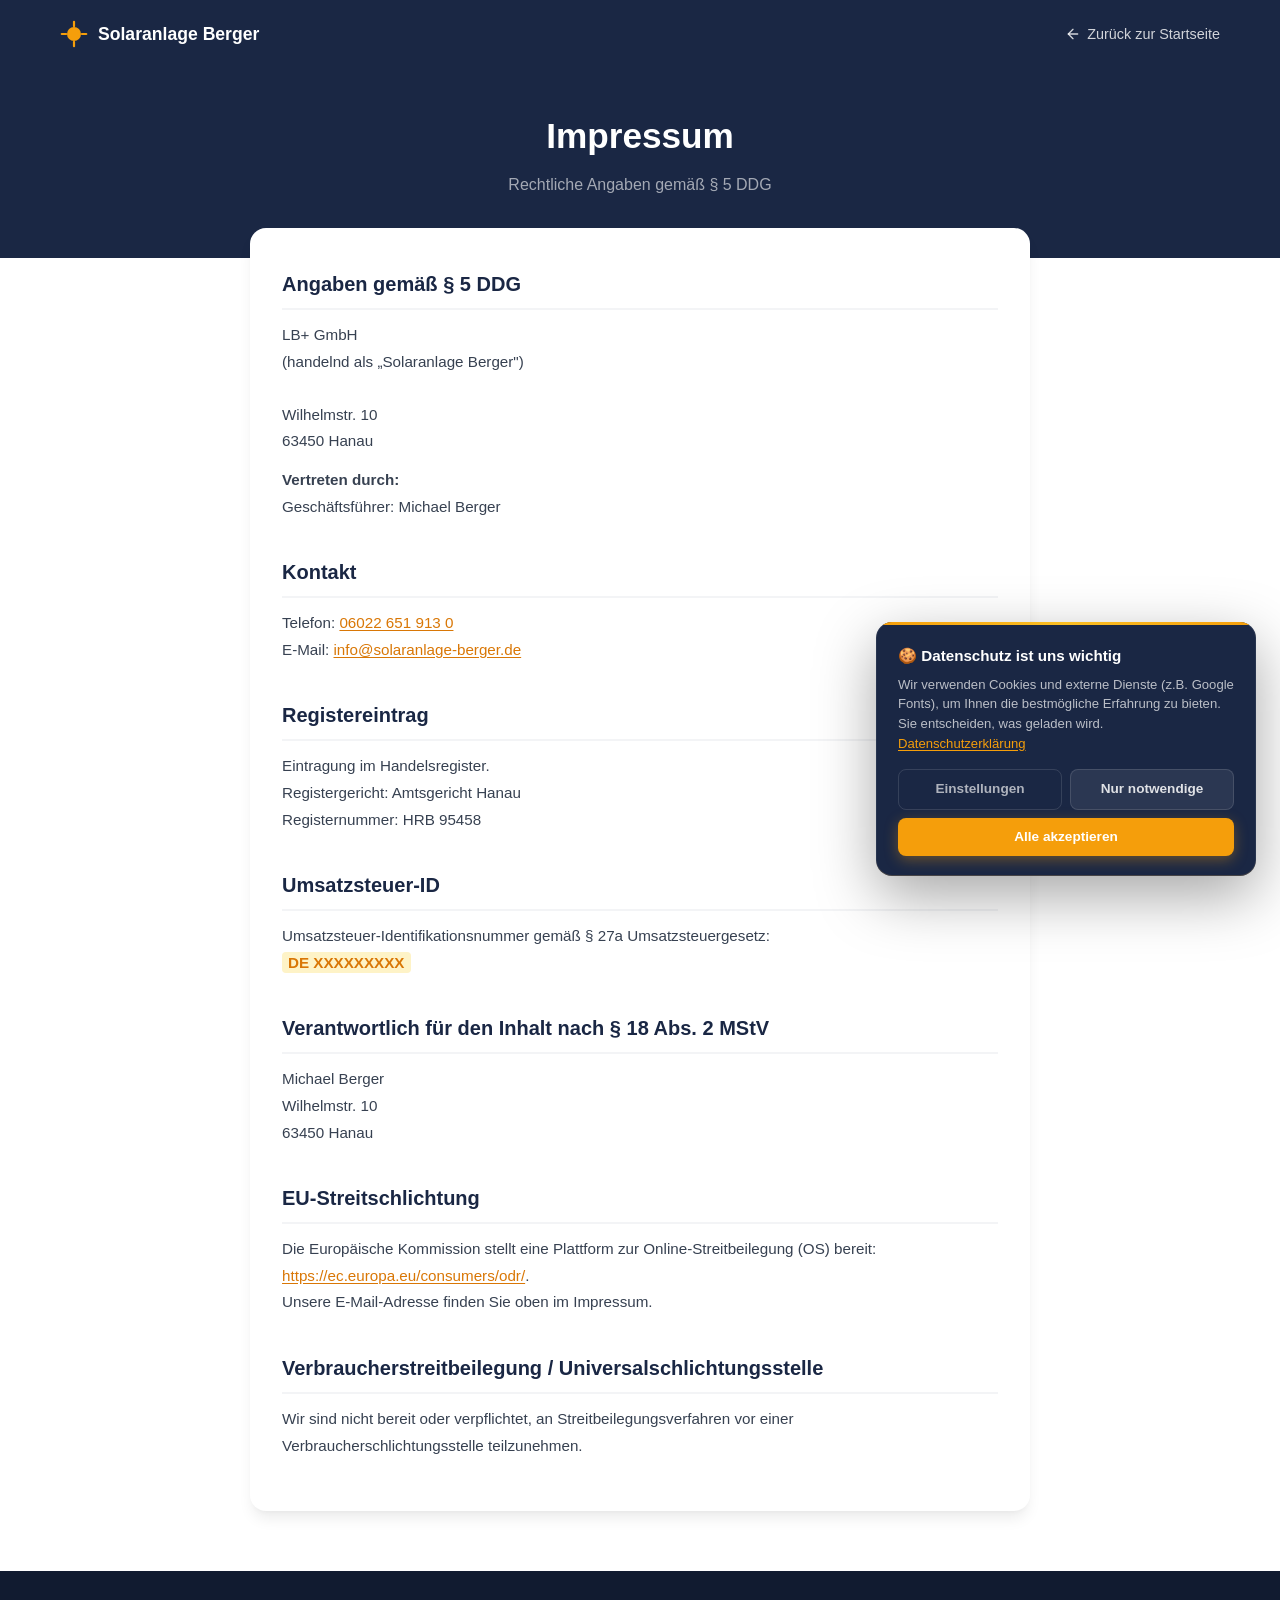
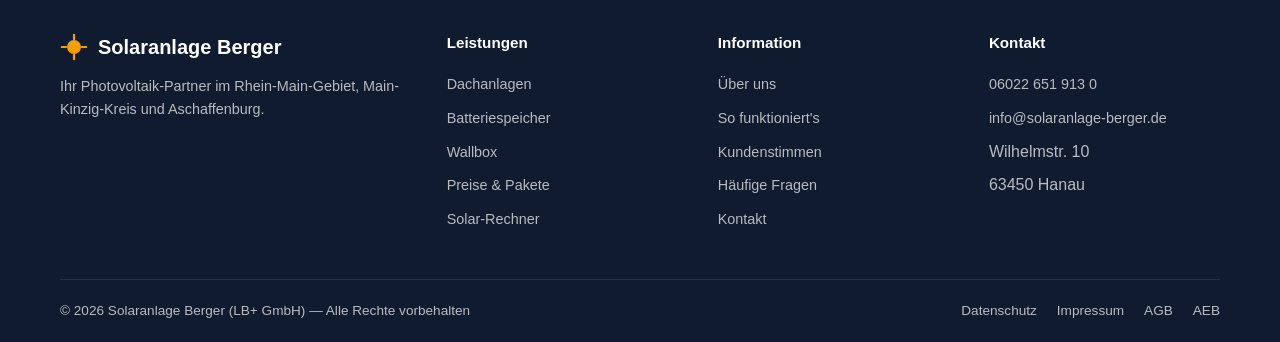
<file: impressum.html>
<!DOCTYPE html>
<html lang="de">
<head>
  <meta charset="UTF-8">
  <meta name="viewport" content="width=device-width, initial-scale=1.0">
  <title>Impressum — Solaranlage Berger</title>
  <meta name="description" content="Impressum und rechtliche Angaben der LB+ GmbH (Solaranlage Berger).">
  <meta name="robots" content="noindex, follow">
  <link rel="canonical" href="https://www.solaranlage-berger.de/impressum.html">

  <!-- Fonts -->

  <!-- Styles -->
  <link rel="stylesheet" href="css/styles.css?v=11">

  <style>
    .legal-header {
      background: var(--primary);
      padding: 20px 0;
      position: sticky;
      top: 0;
      z-index: 100;
    }
    .legal-header .container {
      display: flex;
      align-items: center;
      justify-content: space-between;
    }
    .legal-header .logo {
      display: flex;
      align-items: center;
      gap: 10px;
      color: var(--white);
      font-weight: 700;
      font-size: 1.1rem;
    }
    .legal-header .back-link {
      color: rgba(255,255,255,0.8);
      font-size: 0.9rem;
      font-weight: 500;
      transition: color var(--transition);
      display: flex;
      align-items: center;
      gap: 6px;
    }
    .legal-header .back-link:hover {
      color: var(--accent);
    }

    .legal-hero {
      background: var(--primary);
      padding: 40px 0 60px;
      text-align: center;
    }
    .legal-hero h1 {
      color: var(--white);
      font-size: 2.2rem;
      font-weight: 800;
      margin-bottom: 8px;
    }
    .legal-hero p {
      color: rgba(255,255,255,0.6);
      font-size: 1rem;
    }

    .legal-content {
      max-width: 780px;
      margin: -30px auto 60px;
      padding: 40px 32px;
      background: var(--white);
      border-radius: var(--radius-lg);
      box-shadow: var(--shadow-lg);
      position: relative;
      z-index: 1;
    }

    .legal-content h2 {
      color: var(--primary);
      font-size: 1.25rem;
      font-weight: 700;
      margin-top: 36px;
      margin-bottom: 12px;
      padding-bottom: 8px;
      border-bottom: 2px solid var(--gray-100);
    }
    .legal-content h2:first-child {
      margin-top: 0;
    }

    .legal-content p,
    .legal-content address {
      font-size: 0.95rem;
      line-height: 1.75;
      color: var(--gray-700);
      margin-bottom: 12px;
      font-style: normal;
    }

    .legal-content a {
      color: var(--accent-hover);
      text-decoration: underline;
      text-underline-offset: 2px;
    }
    .legal-content a:hover {
      color: var(--accent);
    }

    .legal-content .placeholder {
      background: var(--accent-light);
      padding: 2px 6px;
      border-radius: 4px;
      font-weight: 600;
      color: var(--accent-hover);
    }

    @media (max-width: 768px) {
      .legal-hero h1 { font-size: 1.6rem; }
      .legal-content { margin: -20px 16px 40px; padding: 28px 20px; }
    }
  </style>
  <link rel="icon" type="image/svg+xml" href="/favicon.svg">
  <link rel="apple-touch-icon" href="/favicon.svg">
  <meta property="og:image" content="https://www.solaranlage-berger.de/og-image.jpg">
  <meta property="og:image:width" content="1200">
  <meta property="og:image:height" content="630">
  <meta property="og:image:type" content="image/jpeg">
  <meta name="twitter:card" content="summary_large_image">
  <meta name="twitter:image" content="https://www.solaranlage-berger.de/og-image.jpg">
</head>
<body>

  <!-- ===== HEADER ===== -->
  <header class="legal-header">
    <div class="container">
      <a href="index.html" class="logo">
        <svg width="28" height="28" viewBox="0 0 32 32" fill="none" aria-hidden="true">
          <circle cx="16" cy="16" r="8" fill="#f59e0b"/>
          <line x1="16" y1="2" x2="16" y2="7" stroke="#f59e0b" stroke-width="2.5" stroke-linecap="round"/>
          <line x1="16" y1="25" x2="16" y2="30" stroke="#f59e0b" stroke-width="2.5" stroke-linecap="round"/>
          <line x1="2" y1="16" x2="7" y2="16" stroke="#f59e0b" stroke-width="2.5" stroke-linecap="round"/>
          <line x1="25" y1="16" x2="30" y2="16" stroke="#f59e0b" stroke-width="2.5" stroke-linecap="round"/>
        </svg>
        Solaranlage Berger
      </a>
      <a href="index.html" class="back-link">
        <svg width="16" height="16" viewBox="0 0 24 24" fill="none" stroke="currentColor" stroke-width="2" stroke-linecap="round" stroke-linejoin="round"><line x1="19" y1="12" x2="5" y2="12"/><polyline points="12 19 5 12 12 5"/></svg>
        Zurück zur Startseite
      </a>
    </div>
  </header>

  <!-- ===== HERO ===== -->
  <section class="legal-hero">
    <div class="container">
      <h1>Impressum</h1>
      <p>Rechtliche Angaben gemäß § 5 DDG</p>
    </div>
  </section>

  <!-- ===== LEGAL CONTENT ===== -->
  <main class="legal-content">

    <h2>Angaben gemäß § 5 DDG</h2>
    <address>
      LB+ GmbH<br>
      (handelnd als „Solaranlage Berger")<br><br>
      Wilhelmstr. 10<br>
      63450 Hanau
    </address>

    <p>
      <strong>Vertreten durch:</strong><br>
      Geschäftsführer: Michael Berger
    </p>

    <h2>Kontakt</h2>
    <p>
      Telefon: <a href="tel:+4960226519130">06022 651 913 0</a><br>
      E-Mail: <a href="mailto:info@solaranlage-berger.de">info@solaranlage-berger.de</a>
    </p>

    <h2>Registereintrag</h2>
    <p>
      Eintragung im Handelsregister.<br>
      Registergericht: Amtsgericht Hanau<br>
      Registernummer: HRB 95458
    </p>

    <h2>Umsatzsteuer-ID</h2>
    <p>
      Umsatzsteuer-Identifikationsnummer gemäß § 27a Umsatzsteuergesetz:<br>
      <span class="placeholder">DE XXXXXXXXX</span>
    </p>

    <h2>Verantwortlich für den Inhalt nach § 18 Abs. 2 MStV</h2>
    <address>
      Michael Berger<br>
      Wilhelmstr. 10<br>
      63450 Hanau
    </address>

    <h2>EU-Streitschlichtung</h2>
    <p>
      Die Europäische Kommission stellt eine Plattform zur Online-Streitbeilegung (OS) bereit:
      <a href="https://ec.europa.eu/consumers/odr/" target="_blank" rel="noopener noreferrer">https://ec.europa.eu/consumers/odr/</a>.<br>
      Unsere E-Mail-Adresse finden Sie oben im Impressum.
    </p>

    <h2>Verbraucherstreitbeilegung / Universalschlichtungsstelle</h2>
    <p>
      Wir sind nicht bereit oder verpflichtet, an Streitbeilegungsverfahren vor einer
      Verbraucherschlichtungsstelle teilzunehmen.
    </p>

  </main>

  <!-- ===== FOOTER ===== -->
  <footer class="footer" role="contentinfo">
    <div class="container">
      <div class="footer-grid">
        <div>
          <div class="logo" style="color:var(--white);margin-bottom:12px;">
            <svg width="28" height="28" viewBox="0 0 32 32" fill="none" aria-hidden="true">
              <circle cx="16" cy="16" r="8" fill="#f59e0b"/>
              <line x1="16" y1="2" x2="16" y2="7" stroke="#f59e0b" stroke-width="2.5" stroke-linecap="round"/>
              <line x1="16" y1="25" x2="16" y2="30" stroke="#f59e0b" stroke-width="2.5" stroke-linecap="round"/>
              <line x1="2" y1="16" x2="7" y2="16" stroke="#f59e0b" stroke-width="2.5" stroke-linecap="round"/>
              <line x1="25" y1="16" x2="30" y2="16" stroke="#f59e0b" stroke-width="2.5" stroke-linecap="round"/>
            </svg>
            Solaranlage Berger
          </div>
          <p>Ihr Photovoltaik-Partner im Rhein-Main-Gebiet, Main-Kinzig-Kreis und Aschaffenburg.</p>
        </div>
        <div>
          <h4>Leistungen</h4>
          <ul class="footer-links">
            <li><a href="index.html#leistungen">Dachanlagen</a></li>
            <li><a href="index.html#leistungen">Batteriespeicher</a></li>
            <li><a href="index.html#leistungen">Wallbox</a></li>
            <li><a href="index.html#preise">Preise &amp; Pakete</a></li>
            <li><a href="index.html#rechner">Solar-Rechner</a></li>
          </ul>
        </div>
        <div>
          <h4>Information</h4>
          <ul class="footer-links">
            <li><a href="index.html#ueber-uns">Über uns</a></li>
            <li><a href="index.html#prozess">So funktioniert's</a></li>
            <li><a href="index.html#referenzen">Kundenstimmen</a></li>
            <li><a href="index.html#faq">Häufige Fragen</a></li>
            <li><a href="index.html#kontakt">Kontakt</a></li>
          </ul>
        </div>
        <div>
          <h4>Kontakt</h4>
          <ul class="footer-links">
            <li><a href="tel:+4960226519130">06022 651 913 0</a></li>
            <li><a href="mailto:info@solaranlage-berger.de">info@solaranlage-berger.de</a></li>
            <li>Wilhelmstr. 10</li>
            <li>63450 Hanau</li>
          </ul>
        </div>
      </div>
      <div class="footer-bottom">
        <span>© 2026 Solaranlage Berger (LB+ GmbH) — Alle Rechte vorbehalten</span>
        <div class="footer-bottom-links">
          <a href="datenschutz.html">Datenschutz</a>
          <a href="impressum.html">Impressum</a>
          <a href="agb.html">AGB</a>
          <a href="aeb.html">AEB</a>
        </div>
      </div>
    </div>
  </footer>


  <!-- ===== COOKIE CONSENT BANNER ===== -->
  <div class="consent-banner" id="consentBanner" role="dialog" aria-modal="false" aria-labelledby="consent-title" hidden>
    <div class="consent-inner">
      <div class="consent-text">
        <h3 id="consent-title">🍪 Datenschutz ist uns wichtig</h3>
        <p>Wir verwenden Cookies und externe Dienste (z.B. Google Fonts), um Ihnen die bestmögliche Erfahrung zu bieten. Sie entscheiden, was geladen wird. <a href="datenschutz.html">Datenschutzerklärung</a></p>
      </div>
      <div class="consent-buttons">
        <button class="consent-btn settings" type="button" onclick="ConsentManager.openSettings()">Einstellungen</button>
        <button class="consent-btn reject" type="button" onclick="ConsentManager.acceptNecessary()">Nur notwendige</button>
        <button class="consent-btn accept" type="button" onclick="ConsentManager.acceptAll()">Alle akzeptieren</button>
      </div>
    </div>
  </div>

  <!-- ===== COOKIE SETTINGS MODAL ===== -->
  <div class="consent-modal" id="consentModal" role="dialog" aria-modal="true" aria-labelledby="consent-modal-title" hidden>
    <div class="consent-modal-backdrop" onclick="ConsentManager.closeSettings()"></div>
    <div class="consent-modal-box">
      <div class="consent-modal-header">
        <h3 id="consent-modal-title">Datenschutz-Einstellungen</h3>
        <button class="consent-modal-close" type="button" onclick="ConsentManager.closeSettings()" aria-label="Schließen">✕</button>
      </div>
      <div class="consent-modal-body">
        <p class="consent-modal-intro">Wählen Sie, welche Dienste auf dieser Website geladen werden dürfen. Sie können diese Einstellung jederzeit über den Link "Cookie-Einstellungen" im Footer ändern.</p>
        <div class="consent-category">
          <div class="consent-category-head">
            <div><strong>Notwendig</strong><span class="consent-required">Immer aktiv</span></div>
            <label class="consent-toggle"><input type="checkbox" checked disabled><span class="consent-slider"></span></label>
          </div>
          <p>Technisch erforderliche Cookies für die Grundfunktionen der Website. Ohne diese funktioniert die Website nicht korrekt.</p>
        </div>
        <div class="consent-category">
          <div class="consent-category-head">
            <div><strong>Externe Dienste</strong><span class="consent-optional">Optional</span></div>
            <label class="consent-toggle"><input type="checkbox" id="consent-external"><span class="consent-slider"></span></label>
          </div>
          <p>Lädt externe Inhalte: <strong>Google Fonts</strong> (für die Schriftart) und unseren <strong>Solar-Konfigurator</strong> (Reonic). Bei Aktivierung wird Ihre IP-Adresse an die Anbieter übertragen.</p>
        </div>
      </div>
      <div class="consent-modal-footer">
        <button class="consent-btn reject" type="button" onclick="ConsentManager.acceptNecessary()">Nur notwendige</button>
        <button class="consent-btn accept" type="button" onclick="ConsentManager.saveSelection()">Auswahl speichern</button>
      </div>
    </div>
  </div>

  <script src="js/consent.js?v=11" defer></script>

</body>
</html>
</file>
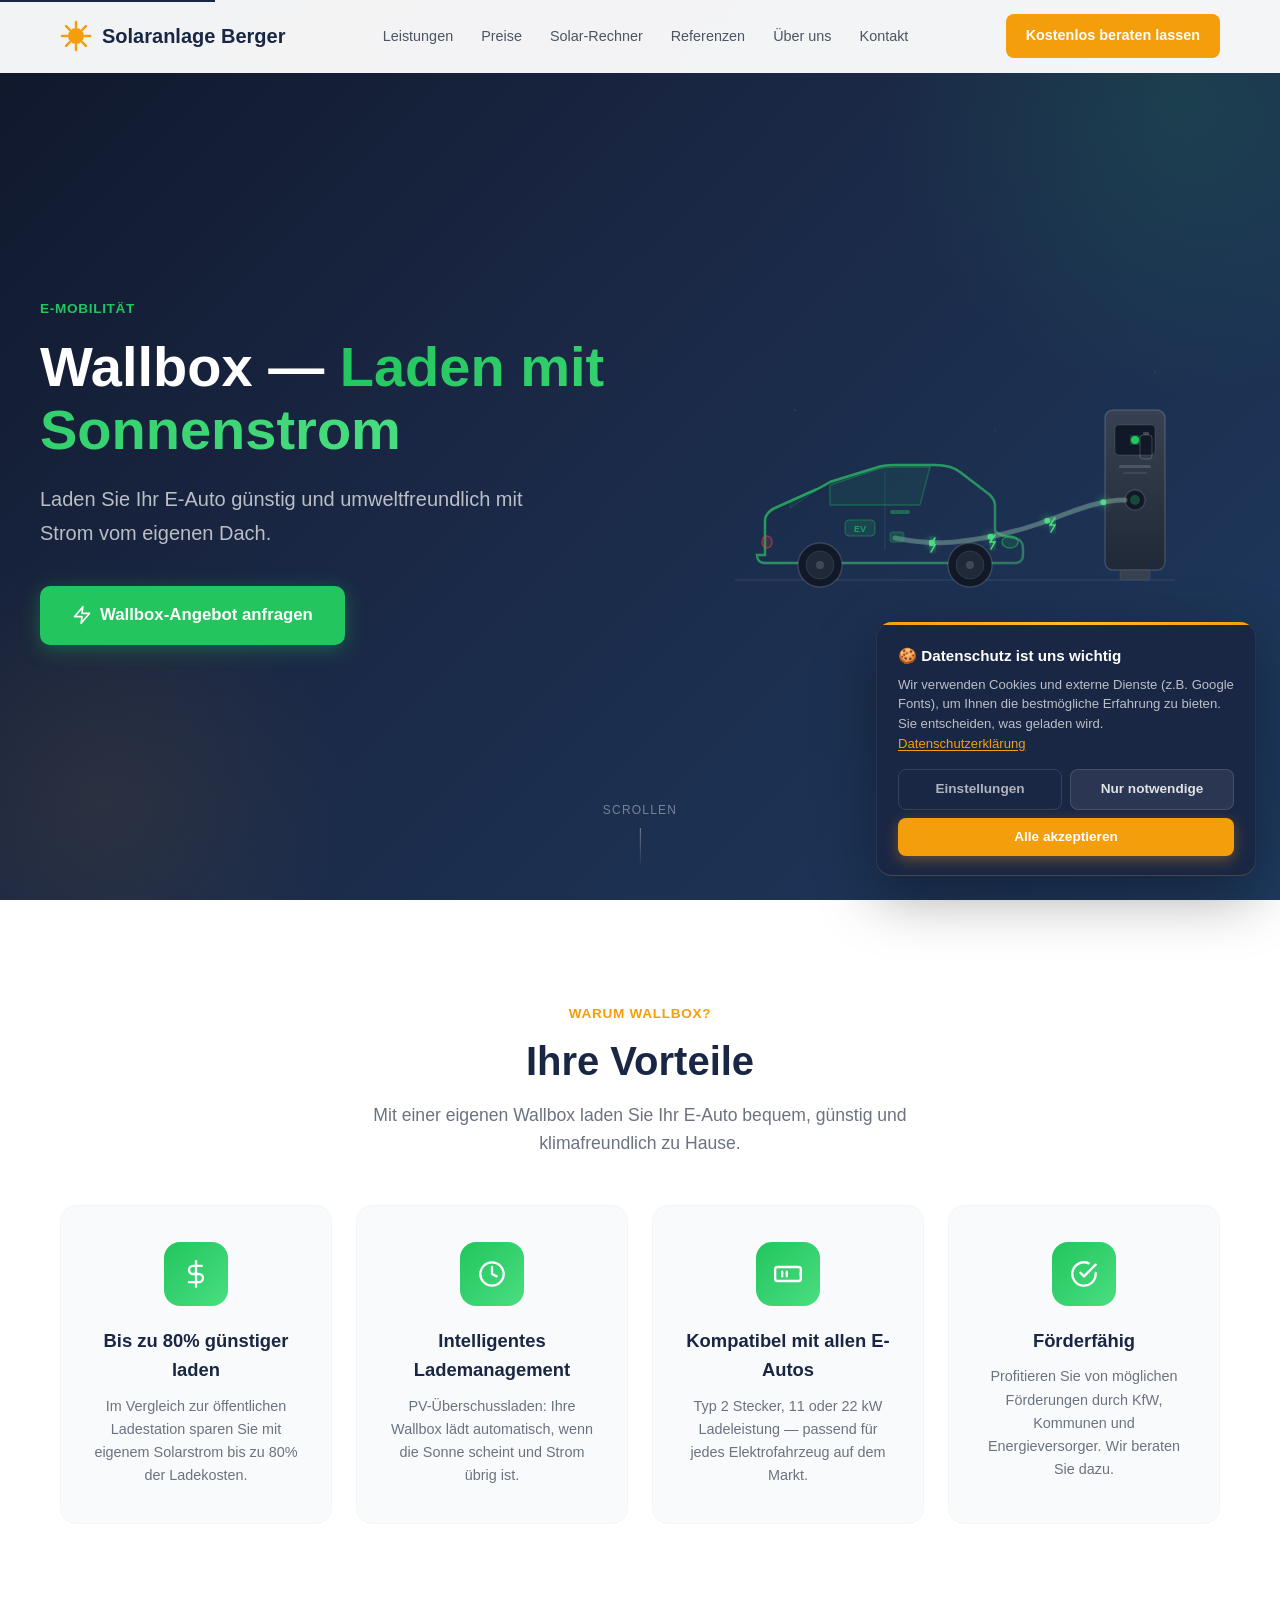
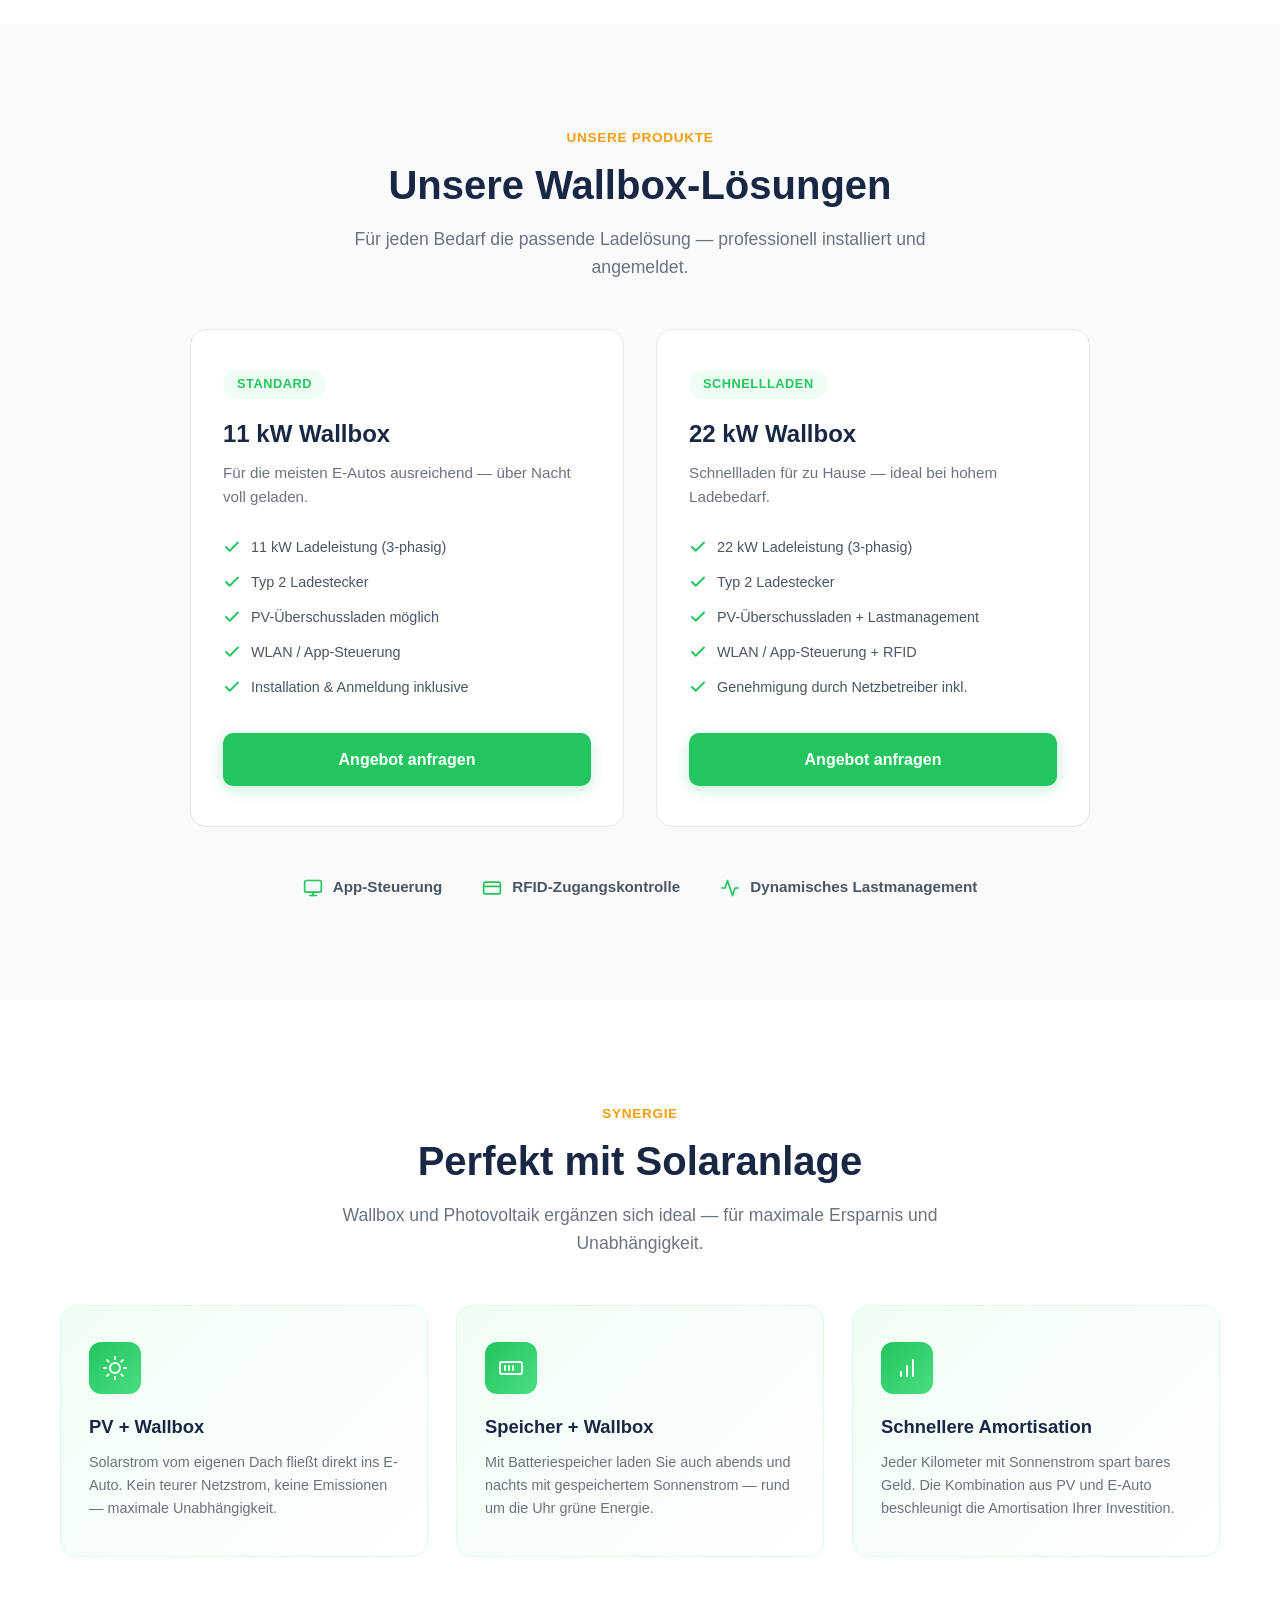
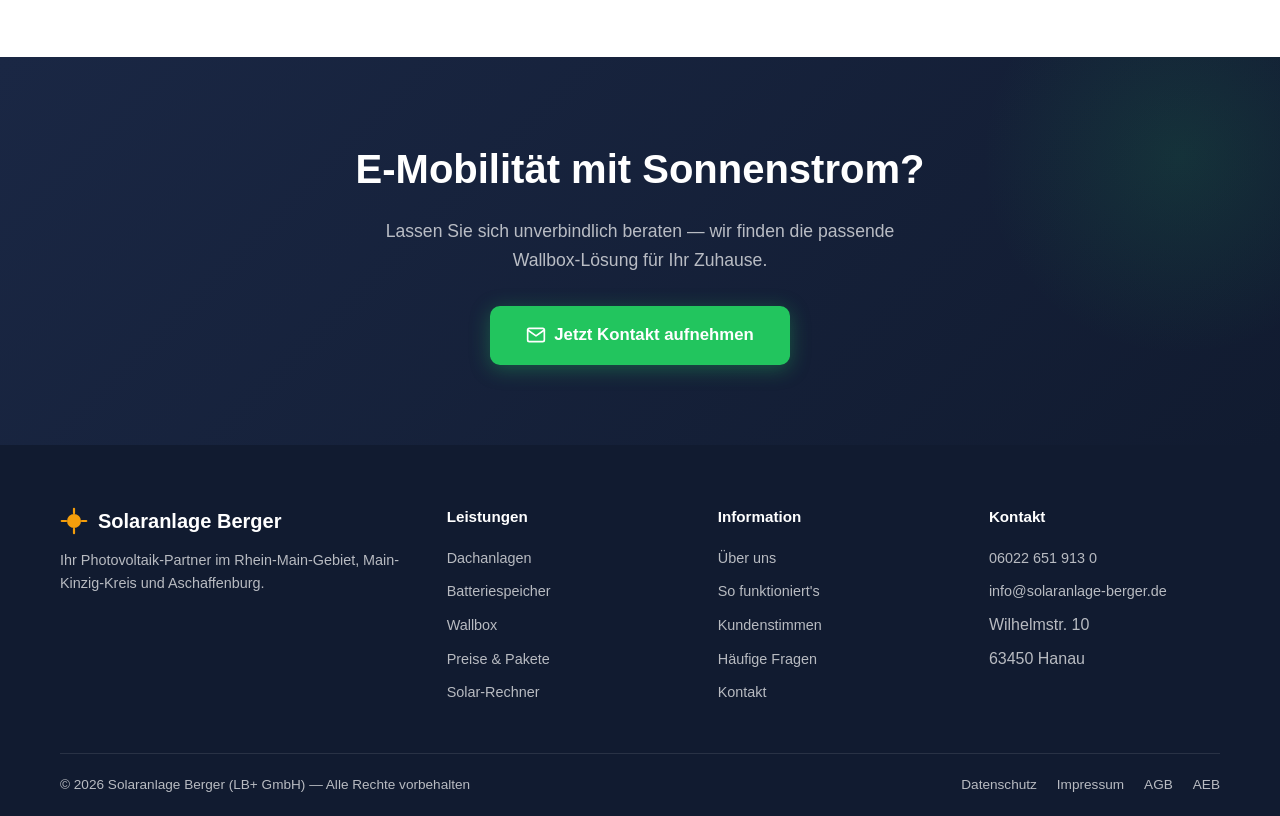
<file: wallbox.html>
<!DOCTYPE html>
<html lang="de">
<head>
  <meta charset="UTF-8">
  <meta name="viewport" content="width=device-width, initial-scale=1.0">
  <title>Wallbox — E-Auto laden mit Solarstrom | Solaranlage Berger</title>
  <meta name="description" content="Wallbox vom Photovoltaik-Spezialisten: Laden Sie Ihr E-Auto mit eigenem Solarstrom. 11 kW & 22 kW Wallboxen, intelligentes PV-Überschussladen, Installation aus einer Hand.">
  <meta name="keywords" content="Wallbox, E-Auto laden Solarstrom, Wallbox Installation, PV Überschussladen, Ladestation Zuhause, Wallbox Förderung">
  <link rel="canonical" href="https://www.solaranlage-berger.de/wallbox.html">

  <meta property="og:title" content="Wallbox — E-Auto laden mit Solarstrom | Solaranlage Berger">
  <meta property="og:description" content="Wallbox-Installation vom Photovoltaik-Spezialisten. Laden Sie Ihr E-Auto günstig mit eigenem Solarstrom.">
  <meta property="og:type" content="website">
  <meta property="og:url" content="https://www.solaranlage-berger.de/wallbox.html">
  <meta property="og:locale" content="de_DE">
  <meta property="og:image" content="https://www.solaranlage-berger.de/og-image.jpg">
  <meta property="og:image:width" content="1200">
  <meta property="og:image:height" content="630">
  <meta property="og:image:type" content="image/jpeg">
  <meta name="twitter:card" content="summary_large_image">
  <meta name="twitter:image" content="https://www.solaranlage-berger.de/og-image.jpg">

  <link rel="stylesheet" href="css/styles.css?v=11">

  <style>
    /* ===== WALLBOX HERO ===== */
    .wb-hero {
      min-height: 100vh;
      display: flex;
      align-items: center;
      justify-content: center;
      position: relative;
      overflow: hidden;
      background: linear-gradient(135deg, #0f172a 0%, #1a2744 40%, #1e3a5f 100%);
      padding: 100px 20px 60px;
    }
    .wb-hero::before {
      content: '';
      position: absolute;
      top: -200px;
      right: -200px;
      width: 600px;
      height: 600px;
      background: radial-gradient(circle, rgba(34,197,94,0.12) 0%, transparent 70%);
      border-radius: 50%;
    }
    .wb-hero::after {
      content: '';
      position: absolute;
      bottom: -150px;
      left: -150px;
      width: 500px;
      height: 500px;
      background: radial-gradient(circle, rgba(245,158,11,0.08) 0%, transparent 70%);
      border-radius: 50%;
    }

    .wb-hero-inner {
      display: flex;
      align-items: center;
      gap: 60px;
      max-width: 1200px;
      width: 100%;
      position: relative;
      z-index: 2;
    }

    .wb-hero-text {
      flex: 1;
      min-width: 0;
    }
    .wb-hero-text .section-label {
      color: var(--green-500);
      margin-bottom: 16px;
    }
    .wb-hero-text h1 {
      font-size: clamp(2.2rem, 5vw, 3.5rem);
      font-weight: 800;
      color: var(--white);
      line-height: 1.12;
      margin-bottom: 20px;
    }
    .wb-hero-text h1 span {
      background: linear-gradient(135deg, #22c55e, #4ade80);
      -webkit-background-clip: text;
      -webkit-text-fill-color: transparent;
      background-clip: text;
    }
    .wb-hero-sub {
      font-size: clamp(1.05rem, 2vw, 1.25rem);
      color: rgba(255,255,255,0.7);
      max-width: 500px;
      line-height: 1.7;
      margin-bottom: 36px;
    }
    .wb-hero .btn-primary {
      background: var(--green-500);
      box-shadow: 0 4px 20px rgba(34,197,94,0.35);
      font-size: 1.05rem;
      padding: 16px 32px;
    }
    .wb-hero .btn-primary:hover {
      background: #16a34a;
      box-shadow: 0 6px 28px rgba(34,197,94,0.45);
    }

    .wb-hero-visual {
      flex: 1;
      display: flex;
      align-items: center;
      justify-content: center;
      min-width: 0;
    }
    .wb-hero-visual svg {
      width: 100%;
      max-width: 520px;
      height: auto;
    }

    /* Scroll indicator */
    .scroll-indicator {
      position: absolute;
      bottom: 32px;
      left: 50%;
      transform: translateX(-50%);
      z-index: 3;
      display: flex;
      flex-direction: column;
      align-items: center;
      gap: 8px;
      color: rgba(255,255,255,0.4);
      font-size: 0.75rem;
      font-weight: 500;
      letter-spacing: 0.1em;
      text-transform: uppercase;
      animation: scrollBounce 2s ease-in-out infinite;
    }
    .scroll-indicator .scroll-line {
      width: 1px;
      height: 40px;
      background: linear-gradient(to bottom, rgba(255,255,255,0.4), transparent);
      animation: scrollLineAnim 2s ease-in-out infinite;
    }
    @keyframes scrollBounce {
      0%, 100% { transform: translateX(-50%) translateY(0); }
      50% { transform: translateX(-50%) translateY(8px); }
    }
    @keyframes scrollLineAnim {
      0%, 100% { opacity: 0.4; }
      50% { opacity: 1; }
    }

    /* ===== SVG ANIMATIONS ===== */
    @keyframes chargePulse {
      0%, 100% { opacity: 0.6; }
      50% { opacity: 1; }
    }
    @keyframes flowDot {
      0% { offset-distance: 0%; opacity: 0; }
      10% { opacity: 1; }
      90% { opacity: 1; }
      100% { offset-distance: 100%; opacity: 0; }
    }
    @keyframes carGlow {
      0%, 100% { filter: drop-shadow(0 0 4px rgba(34,197,94,0.3)); }
      50% { filter: drop-shadow(0 0 12px rgba(34,197,94,0.6)); }
    }
    @keyframes chargeFill {
      0% { height: 0; }
      100% { height: 18px; }
    }
    @keyframes boltFlash {
      0%, 100% { opacity: 0.3; }
      50% { opacity: 1; }
    }
    .svg-car-body {
      animation: carGlow 3s ease-in-out infinite;
    }
    .svg-charge-indicator rect.charge-fill {
      animation: chargeFill 4s ease-in-out infinite alternate;
    }
    .energy-dot {
      r: 3;
      fill: #4ade80;
      filter: drop-shadow(0 0 4px rgba(74,222,128,0.8));
    }
    .energy-dot:nth-child(1) { animation: flowDot 1.8s linear infinite; }
    .energy-dot:nth-child(2) { animation: flowDot 1.8s linear 0.45s infinite; }
    .energy-dot:nth-child(3) { animation: flowDot 1.8s linear 0.9s infinite; }
    .energy-dot:nth-child(4) { animation: flowDot 1.8s linear 1.35s infinite; }
    .bolt-anim {
      animation: boltFlash 1.2s ease-in-out infinite;
    }
    .bolt-anim:nth-child(2) { animation-delay: 0.4s; }
    .bolt-anim:nth-child(3) { animation-delay: 0.8s; }
    .wallbox-led {
      animation: chargePulse 1.5s ease-in-out infinite;
    }

    /* ===== VORTEILE SECTION ===== */
    .wb-vorteile {
      background: var(--white);
      padding: 100px 0;
    }
    .wb-vorteile-grid {
      display: grid;
      grid-template-columns: repeat(4, 1fr);
      gap: 24px;
    }
    .wb-vorteil-card {
      padding: 36px 28px;
      background: var(--gray-50);
      border-radius: var(--radius-lg);
      border: 1px solid var(--gray-100);
      transition: var(--transition);
      text-align: center;
    }
    .wb-vorteil-card:hover {
      transform: translateY(-6px);
      box-shadow: var(--shadow-xl);
      border-color: var(--green-500);
    }
    .wb-vorteil-icon {
      width: 64px;
      height: 64px;
      background: linear-gradient(135deg, #22c55e, #4ade80);
      border-radius: 16px;
      display: flex;
      align-items: center;
      justify-content: center;
      margin: 0 auto 20px;
    }
    .wb-vorteil-icon svg { color: var(--white); }
    .wb-vorteil-card h3 {
      font-size: 1.15rem;
      font-weight: 700;
      color: var(--primary);
      margin-bottom: 10px;
    }
    .wb-vorteil-card p {
      font-size: 0.9rem;
      color: var(--gray-500);
      line-height: 1.6;
    }

    /* ===== PRODUKTE SECTION ===== */
    .wb-produkte {
      background: var(--gray-50);
      padding: 100px 0;
    }
    .wb-produkte-grid {
      display: grid;
      grid-template-columns: repeat(2, 1fr);
      gap: 32px;
      max-width: 900px;
      margin: 0 auto;
    }
    .wb-produkt-card {
      background: var(--white);
      border-radius: var(--radius-lg);
      padding: 40px 32px;
      border: 1px solid var(--gray-200);
      transition: var(--transition);
      position: relative;
      overflow: hidden;
    }
    .wb-produkt-card::before {
      content: '';
      position: absolute;
      top: 0; left: 0; right: 0;
      height: 4px;
      background: linear-gradient(90deg, #22c55e, #4ade80);
      transform: scaleX(0);
      transition: transform var(--transition);
    }
    .wb-produkt-card:hover::before { transform: scaleX(1); }
    .wb-produkt-card:hover {
      transform: translateY(-6px);
      box-shadow: var(--shadow-xl);
    }
    .wb-produkt-badge {
      display: inline-block;
      padding: 4px 14px;
      background: var(--green-50);
      color: var(--green-500);
      font-size: 0.8rem;
      font-weight: 700;
      border-radius: 20px;
      margin-bottom: 16px;
      text-transform: uppercase;
      letter-spacing: 0.04em;
    }
    .wb-produkt-card h3 {
      font-size: 1.5rem;
      font-weight: 800;
      color: var(--primary);
      margin-bottom: 8px;
    }
    .wb-produkt-card .wb-produkt-sub {
      font-size: 0.95rem;
      color: var(--gray-500);
      margin-bottom: 20px;
    }
    .wb-produkt-features {
      list-style: none;
      margin-bottom: 28px;
    }
    .wb-produkt-features li {
      display: flex;
      align-items: flex-start;
      gap: 10px;
      font-size: 0.9rem;
      color: var(--gray-600);
      padding: 6px 0;
    }
    .wb-produkt-features li svg {
      flex-shrink: 0;
      margin-top: 2px;
      color: var(--green-500);
    }
    .wb-produkt-card .btn-primary {
      width: 100%;
      justify-content: center;
      background: var(--green-500);
      box-shadow: 0 4px 14px rgba(34,197,94,0.25);
    }
    .wb-produkt-card .btn-primary:hover {
      background: #16a34a;
      box-shadow: 0 6px 20px rgba(34,197,94,0.35);
    }

    .wb-extra-features {
      display: flex;
      justify-content: center;
      gap: 40px;
      margin-top: 48px;
      flex-wrap: wrap;
    }
    .wb-extra-feature {
      display: flex;
      align-items: center;
      gap: 10px;
      font-size: 0.95rem;
      font-weight: 600;
      color: var(--gray-600);
    }
    .wb-extra-feature svg { color: var(--green-500); flex-shrink: 0; }

    /* ===== KOMBI SECTION ===== */
    .wb-kombi {
      background: var(--white);
      padding: 100px 0;
    }
    .wb-kombi-grid {
      display: grid;
      grid-template-columns: repeat(3, 1fr);
      gap: 28px;
    }
    .wb-kombi-card {
      padding: 36px 28px;
      background: linear-gradient(135deg, #f0fdf4 0%, #ffffff 100%);
      border-radius: var(--radius-lg);
      border: 1px solid #dcfce7;
      transition: var(--transition);
    }
    .wb-kombi-card:hover {
      transform: translateY(-4px);
      box-shadow: var(--shadow-lg);
    }
    .wb-kombi-icon {
      width: 52px;
      height: 52px;
      background: linear-gradient(135deg, #22c55e, #4ade80);
      border-radius: 12px;
      display: flex;
      align-items: center;
      justify-content: center;
      margin-bottom: 18px;
    }
    .wb-kombi-icon svg { color: var(--white); }
    .wb-kombi-card h3 {
      font-size: 1.15rem;
      font-weight: 700;
      color: var(--primary);
      margin-bottom: 10px;
    }
    .wb-kombi-card p {
      font-size: 0.9rem;
      color: var(--gray-500);
      line-height: 1.6;
    }

    /* ===== CTA SECTION ===== */
    .wb-cta {
      background: linear-gradient(135deg, var(--primary) 0%, var(--primary-dark) 100%);
      padding: 80px 0;
      text-align: center;
      position: relative;
      overflow: hidden;
    }
    .wb-cta::before {
      content: '';
      position: absolute;
      top: -100px; right: -100px;
      width: 400px; height: 400px;
      background: radial-gradient(circle, rgba(34,197,94,0.12) 0%, transparent 70%);
      border-radius: 50%;
    }
    .wb-cta h2 {
      font-size: clamp(1.75rem, 4vw, 2.5rem);
      font-weight: 800;
      color: var(--white);
      margin-bottom: 16px;
      position: relative;
      z-index: 1;
    }
    .wb-cta p {
      font-size: 1.1rem;
      color: rgba(255,255,255,0.7);
      max-width: 550px;
      margin: 0 auto 32px;
      line-height: 1.6;
      position: relative;
      z-index: 1;
    }
    .wb-cta .btn-primary {
      background: var(--green-500);
      box-shadow: 0 4px 20px rgba(34,197,94,0.35);
      font-size: 1.05rem;
      padding: 16px 36px;
      position: relative;
      z-index: 1;
    }
    .wb-cta .btn-primary:hover {
      background: #16a34a;
      box-shadow: 0 6px 28px rgba(34,197,94,0.45);
    }

    /* ===== RESPONSIVE ===== */
    @media (max-width: 1024px) {
      .wb-hero-inner {
        flex-direction: column;
        text-align: center;
      }
      .wb-hero-sub { margin-left: auto; margin-right: auto; }
      .wb-hero-visual svg { max-width: 400px; }
      .wb-vorteile-grid { grid-template-columns: repeat(2, 1fr); }
    }
    @media (max-width: 768px) {
      .wb-vorteile-grid { grid-template-columns: 1fr; }
      .wb-produkte-grid { grid-template-columns: 1fr; max-width: 480px; }
      .wb-kombi-grid { grid-template-columns: 1fr; }
      .wb-extra-features { gap: 20px; }
    }
    @media (max-width: 480px) {
      .wb-hero { padding: 120px 16px 80px; }
      .wb-hero-visual svg { max-width: 300px; }
    }
  </style>
  <link rel="icon" type="image/svg+xml" href="/favicon.svg">
  <link rel="apple-touch-icon" href="/favicon.svg">
</head>
<body>
  <a href="#main-content" class="skip-link">Zum Hauptinhalt springen</a>

  <!-- ===== HEADER ===== -->
  <header class="header" role="banner">
    <div class="container header-inner">
      <a href="index.html" class="logo" aria-label="Solaranlage Berger — Startseite">
        <svg width="32" height="32" viewBox="0 0 32 32" fill="none" aria-hidden="true">
          <circle cx="16" cy="16" r="8" fill="#f59e0b"/>
          <line x1="16" y1="2" x2="16" y2="7" stroke="#f59e0b" stroke-width="2.5" stroke-linecap="round"/>
          <line x1="16" y1="25" x2="16" y2="30" stroke="#f59e0b" stroke-width="2.5" stroke-linecap="round"/>
          <line x1="2" y1="16" x2="7" y2="16" stroke="#f59e0b" stroke-width="2.5" stroke-linecap="round"/>
          <line x1="25" y1="16" x2="30" y2="16" stroke="#f59e0b" stroke-width="2.5" stroke-linecap="round"/>
          <line x1="6.1" y1="6.1" x2="9.6" y2="9.6" stroke="#f59e0b" stroke-width="2.5" stroke-linecap="round"/>
          <line x1="22.4" y1="22.4" x2="25.9" y2="25.9" stroke="#f59e0b" stroke-width="2.5" stroke-linecap="round"/>
          <line x1="6.1" y1="25.9" x2="9.6" y2="22.4" stroke="#f59e0b" stroke-width="2.5" stroke-linecap="round"/>
          <line x1="22.4" y1="9.6" x2="25.9" y2="6.1" stroke="#f59e0b" stroke-width="2.5" stroke-linecap="round"/>
        </svg>
        Solaranlage Berger
      </a>

      <nav aria-label="Hauptnavigation">
        <ul class="nav-links" id="navLinks" role="menubar">
          <li role="none"><a href="index.html#leistungen" role="menuitem">Leistungen</a></li>
          <li role="none"><a href="index.html#preise" role="menuitem">Preise</a></li>
          <li role="none"><a href="index.html#rechner" role="menuitem">Solar-Rechner</a></li>
          <li role="none"><a href="index.html#referenzen" role="menuitem">Referenzen</a></li>
          <li role="none"><a href="index.html#ueber-uns" role="menuitem">Über uns</a></li>
          <li role="none"><a href="index.html#kontakt" role="menuitem">Kontakt</a></li>
        </ul>
      </nav>

      <div class="nav-right">
        <a href="index.html#kontakt" class="nav-cta">Kostenlos beraten lassen</a>
        <button class="hamburger" id="hamburger" aria-label="Menü öffnen" aria-expanded="false" aria-controls="navLinks">
          <span></span><span></span><span></span>
        </button>
      </div>
    </div>
  </header>

  <!-- ===== MAIN ===== -->
  <main id="main-content">

    <!-- ===== HERO ===== -->
    <section class="wb-hero" aria-labelledby="wb-hero-heading">
      <div class="wb-hero-inner">
        <div class="wb-hero-text fade-up">
          <p class="section-label">E-Mobilität</p>
          <h1 id="wb-hero-heading">Wallbox — <span>Laden mit Sonnenstrom</span></h1>
          <p class="wb-hero-sub">Laden Sie Ihr E-Auto günstig und umweltfreundlich mit Strom vom eigenen Dach.</p>
          <a href="index.html#kontakt" class="btn-primary">
            <svg width="20" height="20" viewBox="0 0 24 24" fill="none" stroke="currentColor" stroke-width="2" stroke-linecap="round" stroke-linejoin="round" aria-hidden="true"><path d="M13 2L3 14h9l-1 8 10-12h-9l1-8z"/></svg>
            Wallbox-Angebot anfragen
          </a>
        </div>

        <div class="wb-hero-visual fade-up">
          <!-- SVG: Car + Wallbox + Animated Charging Cable -->
          <svg viewBox="0 0 520 360" fill="none" xmlns="http://www.w3.org/2000/svg" aria-hidden="true">
            <defs>
              <linearGradient id="carGrad" x1="0" y1="0" x2="1" y2="1">
                <stop offset="0%" stop-color="#22c55e" stop-opacity="0.8"/>
                <stop offset="100%" stop-color="#4ade80" stop-opacity="0.4"/>
              </linearGradient>
              <linearGradient id="wallboxGrad" x1="0" y1="0" x2="0" y2="1">
                <stop offset="0%" stop-color="#374151"/>
                <stop offset="100%" stop-color="#1f2937"/>
              </linearGradient>
              <filter id="glowGreen">
                <feGaussianBlur stdDeviation="3" result="blur"/>
                <feMerge><feMergeNode in="blur"/><feMergeNode in="SourceGraphic"/></feMerge>
              </filter>
              <path id="cablePath" d="M 430 180 C 400 180, 370 200, 340 210 C 310 220, 280 230, 260 235 C 240 240, 220 240, 200 235"/>
            </defs>

            <!-- Ground line -->
            <line x1="40" y1="290" x2="480" y2="290" stroke="rgba(255,255,255,0.1)" stroke-width="1"/>

            <!-- === WALLBOX === -->
            <g transform="translate(410, 120)">
              <!-- Wallbox body -->
              <rect x="0" y="0" width="60" height="160" rx="8" fill="url(#wallboxGrad)" stroke="rgba(255,255,255,0.15)" stroke-width="1.5"/>
              <!-- Screen area -->
              <rect x="10" y="15" width="40" height="30" rx="4" fill="#111827" stroke="rgba(255,255,255,0.1)" stroke-width="1"/>
              <!-- LED indicator -->
              <circle cx="30" cy="30" r="4" fill="#22c55e" class="wallbox-led" filter="url(#glowGreen)"/>
              <!-- Wallbox label -->
              <rect x="14" y="55" width="32" height="3" rx="1.5" fill="rgba(255,255,255,0.15)"/>
              <rect x="18" y="62" width="24" height="2" rx="1" fill="rgba(255,255,255,0.08)"/>
              <!-- Cable outlet -->
              <circle cx="30" cy="90" r="10" fill="#111827" stroke="rgba(255,255,255,0.12)" stroke-width="1.5"/>
              <circle cx="30" cy="90" r="5" fill="rgba(34,197,94,0.3)"/>
              <!-- Mount bracket -->
              <rect x="15" y="160" width="30" height="10" rx="2" fill="#374151" stroke="rgba(255,255,255,0.08)" stroke-width="1"/>
            </g>

            <!-- === CHARGING CABLE === -->
            <path d="M 430 210 C 400 210, 370 225, 340 235 C 310 245, 280 250, 260 252 C 240 254, 220 252, 200 248" stroke="rgba(255,255,255,0.25)" stroke-width="5" stroke-linecap="round" fill="none"/>
            <!-- Cable inner glow -->
            <path d="M 430 210 C 400 210, 370 225, 340 235 C 310 245, 280 250, 260 252 C 240 254, 220 252, 200 248" stroke="rgba(34,197,94,0.15)" stroke-width="3" stroke-linecap="round" fill="none"/>

            <!-- Energy flow dots along cable -->
            <circle class="energy-dot" r="3.5">
              <animateMotion dur="1.8s" repeatCount="indefinite" path="M 430 210 C 400 210, 370 225, 340 235 C 310 245, 280 250, 260 252 C 240 254, 220 252, 200 248"/>
            </circle>
            <circle class="energy-dot" r="3">
              <animateMotion dur="1.8s" begin="0.45s" repeatCount="indefinite" path="M 430 210 C 400 210, 370 225, 340 235 C 310 245, 280 250, 260 252 C 240 254, 220 252, 200 248"/>
            </circle>
            <circle class="energy-dot" r="3.5">
              <animateMotion dur="1.8s" begin="0.9s" repeatCount="indefinite" path="M 430 210 C 400 210, 370 225, 340 235 C 310 245, 280 250, 260 252 C 240 254, 220 252, 200 248"/>
            </circle>
            <circle class="energy-dot" r="3">
              <animateMotion dur="1.8s" begin="1.35s" repeatCount="indefinite" path="M 430 210 C 400 210, 370 225, 340 235 C 310 245, 280 250, 260 252 C 240 254, 220 252, 200 248"/>
            </circle>

            <!-- === ELECTRIC CAR === -->
            <g class="svg-car-body" transform="translate(40, 170)">
              <!-- Car body -->
              <path d="M 30 95 L 30 60 C 30 55, 35 50, 40 48 L 80 30 C 85 28, 90 25, 95 22 L 140 8 C 145 6, 155 5, 160 5 L 200 5 C 210 5, 220 8, 225 12 L 255 35 C 258 38, 260 42, 260 46 L 260 70 C 260 72, 265 75, 270 76 L 280 78 C 285 79, 288 83, 288 88 L 288 95 C 288 100, 285 103, 280 103 L 30 103 C 25 103, 22 100, 22 95 Z" fill="none" stroke="url(#carGrad)" stroke-width="2.5"/>

              <!-- Windshield -->
              <path d="M 95 25 L 140 10 C 145 8, 155 7, 160 7 L 195 7 L 185 45 L 95 45 Z" fill="rgba(34,197,94,0.08)" stroke="rgba(34,197,94,0.3)" stroke-width="1.5"/>

              <!-- Rear window -->
              <path d="M 85 28 L 55 48 L 55 45 C 55 42, 57 40, 60 38 L 85 28 Z" fill="rgba(34,197,94,0.06)" stroke="rgba(34,197,94,0.2)" stroke-width="1"/>

              <!-- Door line -->
              <line x1="150" y1="12" x2="150" y2="90" stroke="rgba(34,197,94,0.2)" stroke-width="1"/>

              <!-- Door handle -->
              <rect x="155" y="50" width="20" height="4" rx="2" fill="rgba(34,197,94,0.4)"/>

              <!-- Headlight -->
              <ellipse cx="275" cy="82" rx="8" ry="6" fill="rgba(34,197,94,0.15)" stroke="rgba(34,197,94,0.5)" stroke-width="1.5"/>

              <!-- Taillight -->
              <ellipse cx="32" cy="82" rx="5" ry="6" fill="rgba(239,68,68,0.15)" stroke="rgba(239,68,68,0.5)" stroke-width="1.5"/>

              <!-- Charge port (where cable connects) -->
              <rect x="155" y="72" width="14" height="10" rx="3" fill="rgba(34,197,94,0.2)" stroke="rgba(34,197,94,0.6)" stroke-width="1.5">
                <animate attributeName="stroke-opacity" values="0.4;1;0.4" dur="2s" repeatCount="indefinite"/>
              </rect>

              <!-- Wheels -->
              <circle cx="85" cy="105" r="22" fill="#111827" stroke="rgba(255,255,255,0.15)" stroke-width="1.5"/>
              <circle cx="85" cy="105" r="14" fill="#1f2937" stroke="rgba(255,255,255,0.1)" stroke-width="1"/>
              <circle cx="85" cy="105" r="4" fill="rgba(255,255,255,0.15)"/>

              <circle cx="235" cy="105" r="22" fill="#111827" stroke="rgba(255,255,255,0.15)" stroke-width="1.5"/>
              <circle cx="235" cy="105" r="14" fill="#1f2937" stroke="rgba(255,255,255,0.1)" stroke-width="1"/>
              <circle cx="235" cy="105" r="4" fill="rgba(255,255,255,0.15)"/>

              <!-- "EV" badge -->
              <rect x="110" y="60" width="30" height="16" rx="4" fill="rgba(34,197,94,0.15)" stroke="rgba(34,197,94,0.4)" stroke-width="1"/>
              <text x="125" y="72" text-anchor="middle" fill="rgba(34,197,94,0.7)" font-size="9" font-weight="700" font-family="sans-serif">EV</text>
            </g>

            <!-- === LIGHTNING BOLTS along cable === -->
            <g class="bolt-anim" filter="url(#glowGreen)">
              <path d="M 360 228 L 355 235 L 360 235 L 356 242" stroke="#4ade80" stroke-width="1.5" fill="none" stroke-linecap="round"/>
            </g>
            <g class="bolt-anim" filter="url(#glowGreen)">
              <path d="M 300 245 L 295 252 L 300 252 L 296 259" stroke="#4ade80" stroke-width="1.5" fill="none" stroke-linecap="round"/>
            </g>
            <g class="bolt-anim" filter="url(#glowGreen)">
              <path d="M 240 248 L 235 255 L 240 255 L 236 262" stroke="#4ade80" stroke-width="1.5" fill="none" stroke-linecap="round"/>
            </g>

            <!-- === CHARGING STATUS === -->
            <g class="svg-charge-indicator" transform="translate(445, 145)">
              <rect x="0" y="0" width="12" height="24" rx="3" fill="none" stroke="rgba(255,255,255,0.2)" stroke-width="1"/>
              <rect class="charge-fill" x="2" y="4" width="8" rx="1.5" fill="#22c55e" opacity="0.8"/>
              <rect x="3" y="-3" width="6" height="3" rx="1" fill="rgba(255,255,255,0.2)"/>
            </g>

            <!-- Ambient particles -->
            <circle cx="100" cy="140" r="1" fill="rgba(34,197,94,0.3)">
              <animate attributeName="cy" values="140;120;140" dur="4s" repeatCount="indefinite"/>
              <animate attributeName="opacity" values="0.3;0.7;0.3" dur="4s" repeatCount="indefinite"/>
            </circle>
            <circle cx="300" cy="160" r="1.5" fill="rgba(34,197,94,0.2)">
              <animate attributeName="cy" values="160;135;160" dur="5s" repeatCount="indefinite"/>
              <animate attributeName="opacity" values="0.2;0.5;0.2" dur="5s" repeatCount="indefinite"/>
            </circle>
            <circle cx="460" cy="100" r="1" fill="rgba(34,197,94,0.3)">
              <animate attributeName="cy" values="100;80;100" dur="3.5s" repeatCount="indefinite"/>
              <animate attributeName="opacity" values="0.3;0.6;0.3" dur="3.5s" repeatCount="indefinite"/>
            </circle>
          </svg>
        </div>
      </div>

      <!-- Scroll indicator -->
      <div class="scroll-indicator" aria-hidden="true">
        <span>Scrollen</span>
        <div class="scroll-line"></div>
      </div>
    </section>

    <!-- ===== VORTEILE ===== -->
    <section class="wb-vorteile" id="vorteile" aria-labelledby="wb-vorteile-heading">
      <div class="container">
        <div class="section-header center fade-up">
          <p class="section-label">Warum Wallbox?</p>
          <h2 id="wb-vorteile-heading" class="section-title">Ihre Vorteile</h2>
          <p class="section-desc">Mit einer eigenen Wallbox laden Sie Ihr E-Auto bequem, günstig und klimafreundlich zu Hause.</p>
        </div>

        <div class="wb-vorteile-grid">
          <article class="wb-vorteil-card fade-up">
            <div class="wb-vorteil-icon" aria-hidden="true">
              <svg width="28" height="28" viewBox="0 0 24 24" fill="none" stroke="currentColor" stroke-width="2" stroke-linecap="round" stroke-linejoin="round"><line x1="12" y1="1" x2="12" y2="23"/><path d="M17 5H9.5a3.5 3.5 0 0 0 0 7h5a3.5 3.5 0 0 1 0 7H6"/></svg>
            </div>
            <h3>Bis zu 80% günstiger laden</h3>
            <p>Im Vergleich zur öffentlichen Ladestation sparen Sie mit eigenem Solarstrom bis zu 80% der Ladekosten.</p>
          </article>

          <article class="wb-vorteil-card fade-up">
            <div class="wb-vorteil-icon" aria-hidden="true">
              <svg width="28" height="28" viewBox="0 0 24 24" fill="none" stroke="currentColor" stroke-width="2" stroke-linecap="round" stroke-linejoin="round"><circle cx="12" cy="12" r="10"/><polyline points="12 6 12 12 16 14"/></svg>
            </div>
            <h3>Intelligentes Lademanagement</h3>
            <p>PV-Überschussladen: Ihre Wallbox lädt automatisch, wenn die Sonne scheint und Strom übrig ist.</p>
          </article>

          <article class="wb-vorteil-card fade-up">
            <div class="wb-vorteil-icon" aria-hidden="true">
              <svg width="28" height="28" viewBox="0 0 24 24" fill="none" stroke="currentColor" stroke-width="2" stroke-linecap="round" stroke-linejoin="round"><rect x="1" y="6" width="22" height="12" rx="2"/><line x1="23" y1="13" x2="23" y2="11"/><line x1="7" y1="10" x2="7" y2="14"/><line x1="11" y1="10" x2="11" y2="14"/></svg>
            </div>
            <h3>Kompatibel mit allen E-Autos</h3>
            <p>Typ 2 Stecker, 11 oder 22 kW Ladeleistung — passend für jedes Elektrofahrzeug auf dem Markt.</p>
          </article>

          <article class="wb-vorteil-card fade-up">
            <div class="wb-vorteil-icon" aria-hidden="true">
              <svg width="28" height="28" viewBox="0 0 24 24" fill="none" stroke="currentColor" stroke-width="2" stroke-linecap="round" stroke-linejoin="round"><path d="M22 11.08V12a10 10 0 1 1-5.93-9.14"/><polyline points="22 4 12 14.01 9 11.01"/></svg>
            </div>
            <h3>Förderfähig</h3>
            <p>Profitieren Sie von möglichen Förderungen durch KfW, Kommunen und Energieversorger. Wir beraten Sie dazu.</p>
          </article>
        </div>
      </div>
    </section>

    <!-- ===== WALLBOX-LÖSUNGEN ===== -->
    <section class="wb-produkte" id="loesungen" aria-labelledby="wb-produkte-heading">
      <div class="container">
        <div class="section-header center fade-up">
          <p class="section-label">Unsere Produkte</p>
          <h2 id="wb-produkte-heading" class="section-title">Unsere Wallbox-Lösungen</h2>
          <p class="section-desc">Für jeden Bedarf die passende Ladelösung — professionell installiert und angemeldet.</p>
        </div>

        <div class="wb-produkte-grid">
          <article class="wb-produkt-card fade-up">
            <span class="wb-produkt-badge">Standard</span>
            <h3>11 kW Wallbox</h3>
            <p class="wb-produkt-sub">Für die meisten E-Autos ausreichend — über Nacht voll geladen.</p>
            <ul class="wb-produkt-features">
              <li>
                <svg width="18" height="18" viewBox="0 0 24 24" fill="none" stroke="currentColor" stroke-width="2.5" stroke-linecap="round" stroke-linejoin="round" aria-hidden="true"><polyline points="20 6 9 17 4 12"/></svg>
                11 kW Ladeleistung (3-phasig)
              </li>
              <li>
                <svg width="18" height="18" viewBox="0 0 24 24" fill="none" stroke="currentColor" stroke-width="2.5" stroke-linecap="round" stroke-linejoin="round" aria-hidden="true"><polyline points="20 6 9 17 4 12"/></svg>
                Typ 2 Ladestecker
              </li>
              <li>
                <svg width="18" height="18" viewBox="0 0 24 24" fill="none" stroke="currentColor" stroke-width="2.5" stroke-linecap="round" stroke-linejoin="round" aria-hidden="true"><polyline points="20 6 9 17 4 12"/></svg>
                PV-Überschussladen möglich
              </li>
              <li>
                <svg width="18" height="18" viewBox="0 0 24 24" fill="none" stroke="currentColor" stroke-width="2.5" stroke-linecap="round" stroke-linejoin="round" aria-hidden="true"><polyline points="20 6 9 17 4 12"/></svg>
                WLAN / App-Steuerung
              </li>
              <li>
                <svg width="18" height="18" viewBox="0 0 24 24" fill="none" stroke="currentColor" stroke-width="2.5" stroke-linecap="round" stroke-linejoin="round" aria-hidden="true"><polyline points="20 6 9 17 4 12"/></svg>
                Installation & Anmeldung inklusive
              </li>
            </ul>
            <a href="index.html#kontakt" class="btn-primary">Angebot anfragen</a>
          </article>

          <article class="wb-produkt-card fade-up">
            <span class="wb-produkt-badge">Schnellladen</span>
            <h3>22 kW Wallbox</h3>
            <p class="wb-produkt-sub">Schnellladen für zu Hause — ideal bei hohem Ladebedarf.</p>
            <ul class="wb-produkt-features">
              <li>
                <svg width="18" height="18" viewBox="0 0 24 24" fill="none" stroke="currentColor" stroke-width="2.5" stroke-linecap="round" stroke-linejoin="round" aria-hidden="true"><polyline points="20 6 9 17 4 12"/></svg>
                22 kW Ladeleistung (3-phasig)
              </li>
              <li>
                <svg width="18" height="18" viewBox="0 0 24 24" fill="none" stroke="currentColor" stroke-width="2.5" stroke-linecap="round" stroke-linejoin="round" aria-hidden="true"><polyline points="20 6 9 17 4 12"/></svg>
                Typ 2 Ladestecker
              </li>
              <li>
                <svg width="18" height="18" viewBox="0 0 24 24" fill="none" stroke="currentColor" stroke-width="2.5" stroke-linecap="round" stroke-linejoin="round" aria-hidden="true"><polyline points="20 6 9 17 4 12"/></svg>
                PV-Überschussladen + Lastmanagement
              </li>
              <li>
                <svg width="18" height="18" viewBox="0 0 24 24" fill="none" stroke="currentColor" stroke-width="2.5" stroke-linecap="round" stroke-linejoin="round" aria-hidden="true"><polyline points="20 6 9 17 4 12"/></svg>
                WLAN / App-Steuerung + RFID
              </li>
              <li>
                <svg width="18" height="18" viewBox="0 0 24 24" fill="none" stroke="currentColor" stroke-width="2.5" stroke-linecap="round" stroke-linejoin="round" aria-hidden="true"><polyline points="20 6 9 17 4 12"/></svg>
                Genehmigung durch Netzbetreiber inkl.
              </li>
            </ul>
            <a href="index.html#kontakt" class="btn-primary">Angebot anfragen</a>
          </article>
        </div>

        <div class="wb-extra-features fade-up">
          <div class="wb-extra-feature">
            <svg width="20" height="20" viewBox="0 0 24 24" fill="none" stroke="currentColor" stroke-width="2" stroke-linecap="round" stroke-linejoin="round"><rect x="2" y="3" width="20" height="14" rx="2"/><line x1="8" y1="21" x2="16" y2="21"/><line x1="12" y1="17" x2="12" y2="21"/></svg>
            App-Steuerung
          </div>
          <div class="wb-extra-feature">
            <svg width="20" height="20" viewBox="0 0 24 24" fill="none" stroke="currentColor" stroke-width="2" stroke-linecap="round" stroke-linejoin="round"><rect x="2" y="5" width="20" height="14" rx="2"/><line x1="2" y1="10" x2="22" y2="10"/></svg>
            RFID-Zugangskontrolle
          </div>
          <div class="wb-extra-feature">
            <svg width="20" height="20" viewBox="0 0 24 24" fill="none" stroke="currentColor" stroke-width="2" stroke-linecap="round" stroke-linejoin="round"><polyline points="22 12 18 12 15 21 9 3 6 12 2 12"/></svg>
            Dynamisches Lastmanagement
          </div>
        </div>
      </div>
    </section>

    <!-- ===== PERFEKT MIT SOLARANLAGE ===== -->
    <section class="wb-kombi" id="solar-kombi" aria-labelledby="wb-kombi-heading">
      <div class="container">
        <div class="section-header center fade-up">
          <p class="section-label">Synergie</p>
          <h2 id="wb-kombi-heading" class="section-title">Perfekt mit Solaranlage</h2>
          <p class="section-desc">Wallbox und Photovoltaik ergänzen sich ideal — für maximale Ersparnis und Unabhängigkeit.</p>
        </div>

        <div class="wb-kombi-grid">
          <article class="wb-kombi-card fade-up">
            <div class="wb-kombi-icon" aria-hidden="true">
              <svg width="24" height="24" viewBox="0 0 24 24" fill="none" stroke="currentColor" stroke-width="2" stroke-linecap="round" stroke-linejoin="round"><circle cx="12" cy="12" r="5"/><line x1="12" y1="1" x2="12" y2="3"/><line x1="12" y1="21" x2="12" y2="23"/><line x1="4.22" y1="4.22" x2="5.64" y2="5.64"/><line x1="18.36" y1="18.36" x2="19.78" y2="19.78"/><line x1="1" y1="12" x2="3" y2="12"/><line x1="21" y1="12" x2="23" y2="12"/><line x1="4.22" y1="19.78" x2="5.64" y2="18.36"/><line x1="18.36" y1="5.64" x2="19.78" y2="4.22"/></svg>
            </div>
            <h3>PV + Wallbox</h3>
            <p>Solarstrom vom eigenen Dach fließt direkt ins E-Auto. Kein teurer Netzstrom, keine Emissionen — maximale Unabhängigkeit.</p>
          </article>

          <article class="wb-kombi-card fade-up">
            <div class="wb-kombi-icon" aria-hidden="true">
              <svg width="24" height="24" viewBox="0 0 24 24" fill="none" stroke="currentColor" stroke-width="2" stroke-linecap="round" stroke-linejoin="round"><rect x="1" y="6" width="22" height="12" rx="2"/><line x1="23" y1="13" x2="23" y2="11"/><line x1="6" y1="10" x2="6" y2="14"/><line x1="10" y1="10" x2="10" y2="14"/><line x1="14" y1="10" x2="14" y2="14"/></svg>
            </div>
            <h3>Speicher + Wallbox</h3>
            <p>Mit Batteriespeicher laden Sie auch abends und nachts mit gespeichertem Sonnenstrom — rund um die Uhr grüne Energie.</p>
          </article>

          <article class="wb-kombi-card fade-up">
            <div class="wb-kombi-icon" aria-hidden="true">
              <svg width="24" height="24" viewBox="0 0 24 24" fill="none" stroke="currentColor" stroke-width="2" stroke-linecap="round" stroke-linejoin="round"><line x1="12" y1="20" x2="12" y2="10"/><line x1="18" y1="20" x2="18" y2="4"/><line x1="6" y1="20" x2="6" y2="16"/></svg>
            </div>
            <h3>Schnellere Amortisation</h3>
            <p>Jeder Kilometer mit Sonnenstrom spart bares Geld. Die Kombination aus PV und E-Auto beschleunigt die Amortisation Ihrer Investition.</p>
          </article>
        </div>
      </div>
    </section>

    <!-- ===== CTA ===== -->
    <section class="wb-cta" aria-labelledby="wb-cta-heading">
      <div class="container">
        <h2 id="wb-cta-heading">E-Mobilität mit Sonnenstrom?</h2>
        <p>Lassen Sie sich unverbindlich beraten — wir finden die passende Wallbox-Lösung für Ihr Zuhause.</p>
        <a href="index.html#kontakt" class="btn-primary">
          <svg width="20" height="20" viewBox="0 0 24 24" fill="none" stroke="currentColor" stroke-width="2" stroke-linecap="round" stroke-linejoin="round" aria-hidden="true"><path d="M4 4h16c1.1 0 2 .9 2 2v12c0 1.1-.9 2-2 2H4c-1.1 0-2-.9-2-2V6c0-1.1.9-2 2-2z"/><polyline points="22,6 12,13 2,6"/></svg>
          Jetzt Kontakt aufnehmen
        </a>
      </div>
    </section>

  </main>

  <!-- ===== FOOTER ===== -->
  <footer class="footer" role="contentinfo">
    <div class="container">
      <div class="footer-grid">
        <div>
          <div class="logo" style="color:var(--white);margin-bottom:12px;">
            <svg width="28" height="28" viewBox="0 0 32 32" fill="none" aria-hidden="true">
              <circle cx="16" cy="16" r="8" fill="#f59e0b"/>
              <line x1="16" y1="2" x2="16" y2="7" stroke="#f59e0b" stroke-width="2.5" stroke-linecap="round"/>
              <line x1="16" y1="25" x2="16" y2="30" stroke="#f59e0b" stroke-width="2.5" stroke-linecap="round"/>
              <line x1="2" y1="16" x2="7" y2="16" stroke="#f59e0b" stroke-width="2.5" stroke-linecap="round"/>
              <line x1="25" y1="16" x2="30" y2="16" stroke="#f59e0b" stroke-width="2.5" stroke-linecap="round"/>
            </svg>
            Solaranlage Berger
          </div>
          <p>Ihr Photovoltaik-Partner im Rhein-Main-Gebiet, Main-Kinzig-Kreis und Aschaffenburg.</p>
        </div>
        <div>
          <h4>Leistungen</h4>
          <ul class="footer-links">
            <li><a href="index.html#leistungen">Dachanlagen</a></li>
            <li><a href="index.html#leistungen">Batteriespeicher</a></li>
            <li><a href="wallbox.html">Wallbox</a></li>
            <li><a href="index.html#preise">Preise & Pakete</a></li>
            <li><a href="index.html#rechner">Solar-Rechner</a></li>
          </ul>
        </div>
        <div>
          <h4>Information</h4>
          <ul class="footer-links">
            <li><a href="index.html#ueber-uns">Über uns</a></li>
            <li><a href="index.html#prozess">So funktioniert's</a></li>
            <li><a href="index.html#referenzen">Kundenstimmen</a></li>
            <li><a href="index.html#faq">Häufige Fragen</a></li>
            <li><a href="index.html#kontakt">Kontakt</a></li>
          </ul>
        </div>
        <div>
          <h4>Kontakt</h4>
          <ul class="footer-links">
            <li><a href="tel:+4960226519130">06022 651 913 0</a></li>
            <li><a href="mailto:info@solaranlage-berger.de">info@solaranlage-berger.de</a></li>
            <li>Wilhelmstr. 10</li>
            <li>63450 Hanau</li>
          </ul>
        </div>
      </div>
      <div class="footer-bottom">
        <span>© 2026 Solaranlage Berger (LB+ GmbH) — Alle Rechte vorbehalten</span>
        <div class="footer-bottom-links">
          <a href="datenschutz.html">Datenschutz</a>
          <a href="impressum.html">Impressum</a>
          <a href="agb.html">AGB</a>
          <a href="aeb.html">AEB</a>
        </div>
      </div>
    </div>
  </footer>

  <script>
    // Header scroll effect
    const header = document.querySelector('.header');
    window.addEventListener('scroll', () => {
      header.classList.toggle('scrolled', window.scrollY > 20);
    });

    // Mobile menu
    const hamburger = document.getElementById('hamburger');
    const navLinks = document.getElementById('navLinks');
    hamburger.addEventListener('click', () => {
      const isOpen = navLinks.classList.toggle('open');
      hamburger.classList.toggle('active');
      hamburger.setAttribute('aria-expanded', isOpen);
      hamburger.setAttribute('aria-label', isOpen ? 'Menü schließen' : 'Menü öffnen');
    });
    navLinks.querySelectorAll('a').forEach(link => {
      link.addEventListener('click', () => {
        navLinks.classList.remove('open');
        hamburger.classList.remove('active');
        hamburger.setAttribute('aria-expanded', 'false');
      });
    });

    // Scroll animations
    const fadeEls = document.querySelectorAll('.fade-up');
    const observer = new IntersectionObserver((entries) => {
      entries.forEach((entry, i) => {
        if (entry.isIntersecting) {
          setTimeout(() => entry.target.classList.add('visible'), i * 100);
          observer.unobserve(entry.target);
        }
      });
    }, { threshold: 0.1 });
    fadeEls.forEach(el => observer.observe(el));
  </script>

  <!-- ===== COOKIE CONSENT BANNER ===== -->
  <div class="consent-banner" id="consentBanner" role="dialog" aria-modal="false" aria-labelledby="consent-title" hidden>
    <div class="consent-inner">
      <div class="consent-text">
        <h3 id="consent-title">🍪 Datenschutz ist uns wichtig</h3>
        <p>Wir verwenden Cookies und externe Dienste (z.B. Google Fonts), um Ihnen die bestmögliche Erfahrung zu bieten. Sie entscheiden, was geladen wird. <a href="datenschutz.html">Datenschutzerklärung</a></p>
      </div>
      <div class="consent-buttons">
        <button class="consent-btn settings" type="button" onclick="ConsentManager.openSettings()">Einstellungen</button>
        <button class="consent-btn reject" type="button" onclick="ConsentManager.acceptNecessary()">Nur notwendige</button>
        <button class="consent-btn accept" type="button" onclick="ConsentManager.acceptAll()">Alle akzeptieren</button>
      </div>
    </div>
  </div>

  <!-- ===== COOKIE SETTINGS MODAL ===== -->
  <div class="consent-modal" id="consentModal" role="dialog" aria-modal="true" aria-labelledby="consent-modal-title" hidden>
    <div class="consent-modal-backdrop" onclick="ConsentManager.closeSettings()"></div>
    <div class="consent-modal-box">
      <div class="consent-modal-header">
        <h3 id="consent-modal-title">Datenschutz-Einstellungen</h3>
        <button class="consent-modal-close" type="button" onclick="ConsentManager.closeSettings()" aria-label="Schließen">✕</button>
      </div>
      <div class="consent-modal-body">
        <p class="consent-modal-intro">Wählen Sie, welche Dienste auf dieser Website geladen werden dürfen. Sie können diese Einstellung jederzeit über den Link "Cookie-Einstellungen" im Footer ändern.</p>
        <div class="consent-category">
          <div class="consent-category-head">
            <div><strong>Notwendig</strong><span class="consent-required">Immer aktiv</span></div>
            <label class="consent-toggle"><input type="checkbox" checked disabled><span class="consent-slider"></span></label>
          </div>
          <p>Technisch erforderliche Cookies für die Grundfunktionen der Website. Ohne diese funktioniert die Website nicht korrekt.</p>
        </div>
        <div class="consent-category">
          <div class="consent-category-head">
            <div><strong>Externe Dienste</strong><span class="consent-optional">Optional</span></div>
            <label class="consent-toggle"><input type="checkbox" id="consent-external"><span class="consent-slider"></span></label>
          </div>
          <p>Lädt externe Inhalte: <strong>Google Fonts</strong> (für die Schriftart) und unseren <strong>Solar-Konfigurator</strong> (Reonic). Bei Aktivierung wird Ihre IP-Adresse an die Anbieter übertragen.</p>
        </div>
      </div>
      <div class="consent-modal-footer">
        <button class="consent-btn reject" type="button" onclick="ConsentManager.acceptNecessary()">Nur notwendige</button>
        <button class="consent-btn accept" type="button" onclick="ConsentManager.saveSelection()">Auswahl speichern</button>
      </div>
    </div>
  </div>

  <script src="js/consent.js?v=11" defer></script>

</body>
</html>
</file>
<file: css/styles.css>
*, *::before, *::after { box-sizing: border-box; margin: 0; padding: 0; }

:root {
  --primary: #1a2744;
  --primary-light: #243352;
  --primary-dark: #111b30;
  --accent: #f59e0b;
  --accent-hover: #d97706;
  --accent-light: #fef3c7;
  --white: #ffffff;
  --gray-50: #f9fafb;
  --gray-100: #f3f4f6;
  --gray-200: #e5e7eb;
  --gray-300: #d1d5db;
  --gray-400: #9ca3af;
  --gray-500: #6b7280;
  --gray-600: #4b5563;
  --gray-700: #374151;
  --gray-800: #1f2937;
  --green-500: #22c55e;
  --green-50: #f0fdf4;
  --radius: 12px;
  --radius-lg: 16px;
  --shadow: 0 1px 3px rgba(0,0,0,0.08), 0 1px 2px rgba(0,0,0,0.06);
  --shadow-md: 0 4px 6px -1px rgba(0,0,0,0.08), 0 2px 4px -2px rgba(0,0,0,0.05);
  --shadow-lg: 0 10px 15px -3px rgba(0,0,0,0.08), 0 4px 6px -4px rgba(0,0,0,0.05);
  --shadow-xl: 0 20px 25px -5px rgba(0,0,0,0.08), 0 8px 10px -6px rgba(0,0,0,0.05);
  --transition: 0.3s cubic-bezier(0.4, 0, 0.2, 1);
  --font: 'Plus Jakarta Sans', -apple-system, BlinkMacSystemFont, sans-serif;
}

html { scroll-behavior: smooth; scroll-padding-top: 80px; }

body {
  font-family: var(--font);
  color: var(--gray-700);
  line-height: 1.6;
  background: var(--white);
  -webkit-font-smoothing: antialiased;
}

img { max-width: 100%; display: block; }
a { color: inherit; text-decoration: none; }
button { font-family: inherit; cursor: pointer; border: none; background: none; }
input, textarea, select { font-family: inherit; }

.container { max-width: 1200px; margin: 0 auto; padding: 0 20px; }

/* === Animations === */
.fade-up {
  opacity: 0;
  transform: translateY(30px);
  transition: opacity 0.6s ease, transform 0.6s ease;
}
.fade-up.visible {
  opacity: 1;
  transform: translateY(0);
}

/* === HEADER / NAV === */
.header {
  position: fixed;
  top: 0;
  left: 0;
  right: 0;
  z-index: 1000;
  background: rgba(255,255,255,0.95);
  backdrop-filter: blur(10px);
  -webkit-backdrop-filter: blur(10px);
  border-bottom: 1px solid transparent;
  transition: var(--transition);
}
.header.scrolled {
  border-bottom-color: var(--gray-200);
  box-shadow: var(--shadow-md);
}
.header-inner {
  display: flex;
  align-items: center;
  justify-content: space-between;
  height: 72px;
}
.logo {
  display: flex;
  align-items: center;
  gap: 10px;
  font-weight: 800;
  font-size: 1.25rem;
  color: var(--primary);
  white-space: nowrap;
}
.logo svg { flex-shrink: 0; }
.nav-links {
  display: flex;
  align-items: center;
  gap: 28px;
  list-style: none;
}
.nav-links a {
  font-size: 0.9rem;
  font-weight: 500;
  color: var(--gray-600);
  transition: color var(--transition);
  white-space: nowrap;
}
.nav-links a:hover { color: var(--primary); }
.nav-phone {
  display: flex;
  align-items: center;
  gap: 6px;
  font-weight: 600;
  font-size: 0.9rem;
  color: var(--primary);
  white-space: nowrap;
}
.nav-cta {
  display: inline-flex;
  align-items: center;
  padding: 10px 20px;
  background: var(--accent);
  color: var(--white) !important;
  font-weight: 600;
  font-size: 0.9rem;
  border-radius: 8px;
  transition: background var(--transition), transform var(--transition);
  white-space: nowrap;
}
.nav-cta:hover { background: var(--accent-hover); transform: translateY(-1px); }
.nav-right { display: flex; align-items: center; gap: 20px; }

/* Mobile Menu */
.hamburger {
  display: none;
  flex-direction: column;
  gap: 5px;
  padding: 4px;
}
.hamburger span {
  display: block;
  width: 24px;
  height: 2px;
  background: var(--primary);
  border-radius: 2px;
  transition: var(--transition);
}
.hamburger.active span:nth-child(1) { transform: rotate(45deg) translate(5px, 5px); }
.hamburger.active span:nth-child(2) { opacity: 0; }
.hamburger.active span:nth-child(3) { transform: rotate(-45deg) translate(5px, -5px); }

@media (max-width: 1024px) {
  .nav-links, .nav-phone { display: none; }
  .hamburger { display: flex; }
  .nav-links.open {
    display: flex;
    flex-direction: column;
    position: absolute;
    top: 72px;
    left: 0;
    right: 0;
    background: var(--white);
    padding: 20px;
    gap: 0;
    border-bottom: 1px solid var(--gray-200);
    box-shadow: var(--shadow-lg);
  }
  .nav-links.open li { width: 100%; }
  .nav-links.open a {
    display: block;
    padding: 12px 0;
    font-size: 1rem;
    border-bottom: 1px solid var(--gray-100);
  }
  .nav-links.open .nav-phone-mobile {
    display: flex;
    align-items: center;
    gap: 6px;
    padding: 12px 0;
    font-weight: 600;
    color: var(--primary);
  }
}

/* === HERO === */
.hero {
  padding: 140px 0 80px;
  background: linear-gradient(135deg, var(--gray-50) 0%, var(--white) 50%, var(--accent-light) 100%);
  position: relative;
  overflow: hidden;
}
.hero::before {
  content: '';
  position: absolute;
  top: -50%;
  right: -20%;
  width: 600px;
  height: 600px;
  background: radial-gradient(circle, rgba(245,158,11,0.08) 0%, transparent 70%);
  border-radius: 50%;
}
.hero-canvas {
  position: absolute;
  top: 0;
  left: 0;
  width: 100%;
  height: 100%;
  z-index: 0;
  pointer-events: none;
}
.hero-content { position: relative; z-index: 1; max-width: 800px; }
.hero h1 {
  font-size: clamp(2rem, 5vw, 3.25rem);
  font-weight: 800;
  color: var(--primary);
  line-height: 1.15;
  margin-bottom: 20px;
}
.hero h1 span { color: var(--accent); }
.hero-sub {
  font-size: clamp(1.05rem, 2vw, 1.25rem);
  color: var(--gray-600);
  max-width: 600px;
  margin-bottom: 32px;
  line-height: 1.6;
}
.hero-ctas { display: flex; flex-wrap: wrap; gap: 14px; margin-bottom: 48px; }

/* === BUTTONS === */
.btn-primary {
  display: inline-flex;
  align-items: center;
  gap: 8px;
  padding: 14px 28px;
  background: var(--accent);
  color: var(--white);
  font-weight: 700;
  font-size: 1rem;
  border-radius: 10px;
  transition: background var(--transition), transform var(--transition), box-shadow var(--transition);
  box-shadow: 0 4px 14px rgba(245,158,11,0.3);
}
.btn-primary:hover { background: var(--accent-hover); transform: translateY(-2px); box-shadow: 0 6px 20px rgba(245,158,11,0.4); }
.btn-secondary {
  display: inline-flex;
  align-items: center;
  gap: 8px;
  padding: 14px 28px;
  background: transparent;
  color: var(--primary);
  font-weight: 700;
  font-size: 1rem;
  border: 2px solid var(--primary);
  border-radius: 10px;
  transition: var(--transition);
}
.btn-secondary:hover { background: var(--primary); color: var(--white); }
.btn-link {
  display: inline-flex;
  align-items: center;
  gap: 6px;
  font-weight: 600;
  font-size: 0.95rem;
  color: var(--accent);
  transition: gap var(--transition);
}
.btn-link:hover { gap: 10px; }

/* === TRUST BAR === */
.trust-bar {
  display: flex;
  flex-wrap: wrap;
  gap: 12px 28px;
  padding-top: 32px;
  border-top: 1px solid var(--gray-200);
}
.trust-item {
  display: flex;
  align-items: center;
  gap: 8px;
  font-size: 0.9rem;
  font-weight: 500;
  color: var(--gray-600);
}
.trust-item svg { color: var(--green-500); flex-shrink: 0; }

/* === SECTION STYLING === */
section { padding: 80px 0; }
.section-label {
  display: inline-flex;
  align-items: center;
  gap: 6px;
  font-size: 0.85rem;
  font-weight: 600;
  color: var(--accent);
  text-transform: uppercase;
  letter-spacing: 0.05em;
  margin-bottom: 12px;
}
.section-title {
  font-size: clamp(1.75rem, 4vw, 2.5rem);
  font-weight: 800;
  color: var(--primary);
  margin-bottom: 16px;
  line-height: 1.2;
}
.section-desc {
  font-size: 1.1rem;
  color: var(--gray-500);
  max-width: 600px;
  line-height: 1.6;
}
.section-header { margin-bottom: 48px; }
.section-header.center { text-align: center; }
.section-header.center .section-desc { margin: 0 auto; }

/* === USP / VORTEILE === */
.usp-section { background: var(--white); }
.usp-grid {
  display: grid;
  grid-template-columns: repeat(4, 1fr);
  gap: 24px;
}
.usp-card {
  padding: 32px 24px;
  background: var(--gray-50);
  border-radius: var(--radius-lg);
  border: 1px solid var(--gray-100);
  transition: var(--transition);
}
.usp-card:hover {
  transform: translateY(-4px);
  box-shadow: var(--shadow-lg);
  border-color: var(--accent);
}
.usp-icon {
  width: 52px;
  height: 52px;
  background: var(--accent-light);
  border-radius: 12px;
  display: flex;
  align-items: center;
  justify-content: center;
  font-size: 1.5rem;
  margin-bottom: 16px;
}
.usp-card h3 {
  font-size: 1.1rem;
  font-weight: 700;
  color: var(--primary);
  margin-bottom: 8px;
}
.usp-card p { font-size: 0.9rem; color: var(--gray-500); line-height: 1.5; }

@media (max-width: 768px) {
  .usp-grid { grid-template-columns: repeat(2, 1fr); gap: 16px; }
}
@media (max-width: 480px) {
  .usp-grid { grid-template-columns: 1fr; }
}

/* === STROMFLUSS / ENERGY FLOW === */
.stromfluss-section {
  background: var(--white);
  padding: 80px 0 60px;
  overflow: hidden;
}
.stromfluss-wrapper {
  max-width: 900px;
  margin: 0 auto;
}
.stromfluss-svg {
  width: 100%;
  height: auto;
  display: block;
}
.stromfluss-legend {
  display: flex;
  justify-content: center;
  gap: 32px;
  margin-top: 28px;
  flex-wrap: wrap;
}
.stromfluss-legend-item {
  display: flex;
  align-items: center;
  gap: 8px;
  font-size: 0.85rem;
  color: var(--gray-500);
  font-weight: 500;
}
.stromfluss-legend-dot {
  width: 10px;
  height: 10px;
  border-radius: 50%;
  display: inline-block;
  flex-shrink: 0;
}
@media (max-width: 600px) {
  .stromfluss-section { padding: 60px 0 40px; }
  .stromfluss-legend { gap: 20px; }
}

/* === LEISTUNGEN === */
.services-section { background: var(--gray-50); }
.services-grid {
  display: grid;
  grid-template-columns: repeat(3, 1fr);
  gap: 24px;
}
.service-card {
  background: var(--white);
  border-radius: var(--radius-lg);
  padding: 0;
  border: 1px solid var(--gray-200);
  transition: var(--transition);
  position: relative;
  overflow: hidden;
}
.service-card > h3,
.service-card > p,
.service-card > ul,
.service-card > a {
  padding-left: 28px;
  padding-right: 28px;
}
.service-card > a:last-child {
  padding-bottom: 28px;
  display: inline-flex;
  margin-left: 28px;
  padding-left: 0;
}
.service-card::before {
  content: '';
  position: absolute;
  top: 0;
  left: 0;
  right: 0;
  height: 4px;
  background: var(--accent);
  transform: scaleX(0);
  transition: transform var(--transition);
  z-index: 2;
}
.service-card:hover::before { transform: scaleX(1); }
.service-card:hover {
  transform: translateY(-6px);
  box-shadow: var(--shadow-xl);
}
.service-card:hover .service-image img {
  transform: scale(1.05);
}
.service-image {
  width: 100%;
  height: 200px;
  overflow: hidden;
  background: var(--gray-100);
}
.service-image img {
  width: 100%;
  height: 100%;
  object-fit: cover;
  transition: transform 0.5s ease;
}
.service-icon {
  width: 56px;
  height: 56px;
  background: linear-gradient(135deg, var(--primary), var(--primary-light));
  border-radius: 14px;
  display: flex;
  align-items: center;
  justify-content: center;
  margin: -28px 28px 16px;
  position: relative;
  z-index: 1;
  box-shadow: 0 8px 20px rgba(26, 39, 68, 0.25);
}
.service-icon svg { color: var(--white); }
.service-card h3 {
  font-size: 1.3rem;
  font-weight: 700;
  color: var(--primary);
  margin-bottom: 12px;
}
.service-card > p {
  font-size: 0.95rem;
  color: var(--gray-500);
  margin-bottom: 16px;
}
.service-card ul {
  list-style: none;
  margin-bottom: 24px;
}
.service-card li {
  display: flex;
  align-items: flex-start;
  gap: 8px;
  font-size: 0.9rem;
  color: var(--gray-600);
  padding: 4px 0;
}
.service-card li svg { flex-shrink: 0; margin-top: 3px; color: var(--accent); }

@media (max-width: 768px) {
  .services-grid { grid-template-columns: 1fr; }
}

/* === SOLAR-RECHNER === */
.calculator-section {
  background: linear-gradient(135deg, var(--primary) 0%, var(--primary-dark) 100%);
  color: var(--white);
  position: relative;
  overflow: hidden;
}
.calculator-section::before {
  content: '';
  position: absolute;
  top: -100px;
  right: -100px;
  width: 400px;
  height: 400px;
  background: radial-gradient(circle, rgba(245,158,11,0.1) 0%, transparent 70%);
  border-radius: 50%;
}
.calculator-section .section-title { color: var(--white); }
.calculator-section .section-desc { color: rgba(255,255,255,0.7); }
.calculator-section .section-label { color: var(--accent); }

.calc-container {
  background: rgba(255,255,255,0.07);
  border: 1px solid rgba(255,255,255,0.12);
  border-radius: var(--radius-lg);
  padding: 40px;
  max-width: 700px;
  margin: 0 auto;
  position: relative;
  backdrop-filter: blur(10px);
}

.calc-progress {
  display: flex;
  gap: 8px;
  margin-bottom: 32px;
}
.calc-progress-step {
  flex: 1;
  height: 4px;
  border-radius: 2px;
  background: rgba(255,255,255,0.15);
  transition: background var(--transition);
}
.calc-progress-step.active { background: var(--accent); }

.calc-step { display: none; }
.calc-step.active { display: block; }
.calc-step h3 {
  font-size: 1.2rem;
  font-weight: 700;
  margin-bottom: 8px;
}
.calc-step > p {
  color: rgba(255,255,255,0.6);
  font-size: 0.9rem;
  margin-bottom: 24px;
}

.calc-slider-group { margin-bottom: 12px; }
.calc-slider-labels {
  display: flex;
  justify-content: space-between;
  font-size: 0.85rem;
  color: rgba(255,255,255,0.5);
  margin-bottom: 4px;
}
.calc-slider-value {
  font-size: 2.5rem;
  font-weight: 800;
  color: var(--accent);
  text-align: center;
  margin-bottom: 16px;
}

input[type="range"] {
  -webkit-appearance: none;
  width: 100%;
  height: 6px;
  border-radius: 3px;
  background: rgba(255,255,255,0.15);
  outline: none;
}
input[type="range"]::-webkit-slider-thumb {
  -webkit-appearance: none;
  width: 24px;
  height: 24px;
  border-radius: 50%;
  background: var(--accent);
  cursor: pointer;
  box-shadow: 0 2px 8px rgba(245,158,11,0.4);
  transition: transform 0.15s;
}
input[type="range"]::-webkit-slider-thumb:hover { transform: scale(1.2); }
input[type="range"]::-moz-range-thumb {
  width: 24px;
  height: 24px;
  border-radius: 50%;
  background: var(--accent);
  cursor: pointer;
  border: none;
}

.calc-options {
  display: flex;
  gap: 12px;
  flex-wrap: wrap;
}
.calc-option {
  flex: 1;
  min-width: 120px;
  padding: 16px;
  border: 2px solid rgba(255,255,255,0.15);
  border-radius: var(--radius);
  text-align: center;
  font-weight: 600;
  font-size: 0.95rem;
  color: rgba(255,255,255,0.8);
  cursor: pointer;
  transition: var(--transition);
}
.calc-option:hover { border-color: rgba(255,255,255,0.3); }
.calc-option.selected {
  border-color: var(--accent);
  background: rgba(245,158,11,0.15);
  color: var(--white);
}

.calc-toggle-group {
  display: flex;
  gap: 12px;
}
.calc-toggle {
  flex: 1;
  padding: 16px 20px;
  border: 2px solid rgba(255,255,255,0.15);
  border-radius: var(--radius);
  text-align: center;
  font-weight: 600;
  cursor: pointer;
  transition: var(--transition);
  color: rgba(255,255,255,0.8);
}
.calc-toggle.selected {
  border-color: var(--accent);
  background: rgba(245,158,11,0.15);
  color: var(--white);
}

.calc-nav {
  display: flex;
  justify-content: space-between;
  margin-top: 32px;
}
.calc-btn {
  padding: 12px 28px;
  border-radius: 8px;
  font-weight: 600;
  font-size: 0.95rem;
  transition: var(--transition);
}
.calc-btn-back {
  color: rgba(255,255,255,0.6);
  border: 1px solid rgba(255,255,255,0.2);
}
.calc-btn-back:hover { color: var(--white); border-color: rgba(255,255,255,0.4); }
.calc-btn-next {
  background: var(--accent);
  color: var(--white);
}
.calc-btn-next:hover { background: var(--accent-hover); }

/* Calculator Result */
.calc-result { text-align: center; }
.calc-result-icon {
  width: 64px;
  height: 64px;
  background: rgba(245,158,11,0.15);
  border-radius: 50%;
  display: flex;
  align-items: center;
  justify-content: center;
  margin: 0 auto 20px;
}
.calc-result h3 {
  font-size: 1.2rem;
  margin-bottom: 24px;
}
.calc-result-grid {
  display: grid;
  grid-template-columns: repeat(3, 1fr);
  gap: 16px;
  margin-bottom: 32px;
}
.calc-result-item {
  background: rgba(255,255,255,0.07);
  border-radius: var(--radius);
  padding: 20px 12px;
}
.calc-result-item .value {
  font-size: 1.8rem;
  font-weight: 800;
  color: var(--accent);
  line-height: 1.2;
}
.calc-result-item .label {
  font-size: 0.8rem;
  color: rgba(255,255,255,0.6);
  margin-top: 4px;
}

.calc-lead-form h4 {
  font-size: 1.1rem;
  font-weight: 700;
  margin-bottom: 4px;
}
.calc-lead-form > p {
  color: rgba(255,255,255,0.6);
  font-size: 0.85rem;
  margin-bottom: 20px;
}
.calc-lead-form .form-grid {
  display: grid;
  grid-template-columns: 1fr 1fr;
  gap: 12px;
  margin-bottom: 16px;
}
.calc-lead-form input {
  width: 100%;
  padding: 12px 16px;
  background: rgba(255,255,255,0.1);
  border: 1px solid rgba(255,255,255,0.15);
  border-radius: 8px;
  color: var(--white);
  font-size: 0.9rem;
  transition: border-color var(--transition);
}
.calc-lead-form input::placeholder { color: rgba(255,255,255,0.4); }
.calc-lead-form input:focus { outline: none; border-color: var(--accent); }
.calc-lead-form .full-width { grid-column: 1 / -1; }
.calc-lead-form button {
  width: 100%;
  padding: 14px;
  background: var(--accent);
  color: var(--white);
  font-weight: 700;
  font-size: 1rem;
  border-radius: 8px;
  transition: background var(--transition);
  margin-bottom: 8px;
}
.calc-lead-form button:hover { background: var(--accent-hover); }
.calc-lead-form .privacy-note {
  font-size: 0.8rem;
  color: rgba(255,255,255,0.4);
  text-align: center;
}

@media (max-width: 600px) {
  .calc-container { padding: 24px 16px; }
  .calc-result-grid { grid-template-columns: 1fr; }
  .calc-lead-form .form-grid { grid-template-columns: 1fr; }
  .calc-options { flex-direction: column; }
}

/* === REONIC KONFIGURATOR === */
.reonic-section {
  background: var(--white);
  padding: 80px 0;
}
.reonic-wrapper {
  max-width: 900px;
  margin: 0 auto;
  min-height: 400px;
  border-radius: var(--radius-lg);
  overflow: hidden;
}
.reonic-wrapper [data-reonic-type] {
  width: 100%;
}
.reonic-wrapper iframe {
  border: none;
  border-radius: var(--radius-lg);
}

/* === PREISE === */
.pricing-section { background: var(--white); }
.pricing-grid {
  display: grid;
  grid-template-columns: repeat(3, 1fr);
  gap: 24px;
  align-items: start;
}
.pricing-card {
  background: var(--white);
  border: 2px solid var(--gray-200);
  border-radius: var(--radius-lg);
  padding: 36px 28px;
  position: relative;
  transition: var(--transition);
}
.pricing-card:hover {
  transform: translateY(-4px);
  box-shadow: var(--shadow-xl);
}
.pricing-card.popular {
  border-color: var(--accent);
  box-shadow: 0 8px 30px rgba(245,158,11,0.15);
}
.pricing-badge {
  position: absolute;
  top: -14px;
  left: 50%;
  transform: translateX(-50%);
  background: var(--accent);
  color: var(--white);
  font-size: 0.8rem;
  font-weight: 700;
  padding: 4px 16px;
  border-radius: 20px;
  white-space: nowrap;
}
.pricing-card .plan-name {
  font-size: 0.9rem;
  font-weight: 600;
  color: var(--accent);
  text-transform: uppercase;
  letter-spacing: 0.05em;
  margin-bottom: 4px;
}
.pricing-card h3 {
  font-size: 1.3rem;
  font-weight: 700;
  color: var(--primary);
  margin-bottom: 8px;
}
.pricing-card .price {
  font-size: 2.2rem;
  font-weight: 800;
  color: var(--primary);
  margin-bottom: 4px;
}
.pricing-card .price small { font-size: 1rem; font-weight: 500; color: var(--gray-400); }
.pricing-card .price-note {
  font-size: 0.85rem;
  color: var(--gray-400);
  margin-bottom: 24px;
}
.pricing-card ul {
  list-style: none;
  margin-bottom: 28px;
}
.pricing-card li {
  display: flex;
  align-items: flex-start;
  gap: 10px;
  padding: 8px 0;
  font-size: 0.9rem;
  color: var(--gray-600);
}
.pricing-card li svg { flex-shrink: 0; margin-top: 2px; color: var(--green-500); }
.pricing-card .btn-pricing {
  display: block;
  width: 100%;
  padding: 14px;
  text-align: center;
  font-weight: 700;
  font-size: 0.95rem;
  border-radius: 10px;
  transition: var(--transition);
}
.pricing-card .btn-pricing.primary { background: var(--accent); color: var(--white); }
.pricing-card .btn-pricing.primary:hover { background: var(--accent-hover); }
.pricing-card .btn-pricing.outline {
  border: 2px solid var(--primary);
  color: var(--primary);
}
.pricing-card .btn-pricing.outline:hover { background: var(--primary); color: var(--white); }
.pricing-note {
  text-align: center;
  margin-top: 32px;
  font-size: 0.9rem;
  color: var(--gray-500);
  max-width: 600px;
  margin-left: auto;
  margin-right: auto;
}

@media (max-width: 768px) {
  .pricing-grid { grid-template-columns: 1fr; max-width: 400px; margin: 0 auto; }
}

/* === PROZESS / TIMELINE === */
.process-section { background: var(--gray-50); }
.process-grid {
  display: grid;
  grid-template-columns: repeat(4, 1fr);
  gap: 24px;
  position: relative;
}
.process-grid::before {
  content: '';
  position: absolute;
  top: 40px;
  left: 60px;
  right: 60px;
  height: 2px;
  background: var(--gray-200);
}
.process-step {
  text-align: center;
  position: relative;
}
.process-number {
  width: 56px;
  height: 56px;
  background: var(--white);
  border: 3px solid var(--accent);
  border-radius: 50%;
  display: flex;
  align-items: center;
  justify-content: center;
  font-size: 1.2rem;
  font-weight: 800;
  color: var(--accent);
  margin: 0 auto 16px;
  position: relative;
  z-index: 1;
}
.process-step h3 {
  font-size: 1.05rem;
  font-weight: 700;
  color: var(--primary);
  margin-bottom: 8px;
}
.process-step p {
  font-size: 0.85rem;
  color: var(--gray-500);
}

@media (max-width: 768px) {
  .process-grid { grid-template-columns: repeat(2, 1fr); }
  .process-grid::before { display: none; }
}
@media (max-width: 480px) {
  .process-grid { grid-template-columns: 1fr; }
}

/* === TESTIMONIALS === */
.testimonials-section { background: var(--white); }
.testimonials-grid {
  display: grid;
  grid-template-columns: repeat(3, 1fr);
  gap: 24px;
}
.testimonial-card {
  background: var(--gray-50);
  border-radius: var(--radius-lg);
  padding: 28px;
  border: 1px solid var(--gray-100);
}
.testimonial-stars {
  display: flex;
  gap: 2px;
  margin-bottom: 12px;
}
.testimonial-stars svg { color: var(--accent); }
.testimonial-card blockquote {
  font-size: 0.95rem;
  color: var(--gray-600);
  line-height: 1.6;
  margin-bottom: 16px;
  font-style: italic;
}
.testimonial-author {
  display: flex;
  align-items: center;
  gap: 12px;
}
.testimonial-avatar {
  width: 40px;
  height: 40px;
  background: var(--primary);
  border-radius: 50%;
  display: flex;
  align-items: center;
  justify-content: center;
  color: var(--white);
  font-weight: 700;
  font-size: 0.9rem;
}
.testimonial-name {
  font-weight: 600;
  font-size: 0.9rem;
  color: var(--primary);
}
.testimonial-meta {
  font-size: 0.8rem;
  color: var(--gray-400);
}
.google-badge {
  text-align: center;
  margin-top: 40px;
  padding: 20px;
  background: var(--gray-50);
  border-radius: var(--radius);
  display: inline-flex;
  align-items: center;
  gap: 12px;
  font-weight: 600;
  color: var(--primary);
  margin-left: auto;
  margin-right: auto;
}
.google-badge-wrap { text-align: center; }
.google-badge .stars { color: var(--accent); font-size: 1.1rem; }

@media (max-width: 768px) {
  .testimonials-grid { grid-template-columns: 1fr; }
}

/* === PARTNER === */
.partner-section { background: var(--gray-50); padding: 60px 0; }
.partner-logos {
  display: flex;
  flex-wrap: wrap;
  justify-content: center;
  align-items: center;
  gap: 40px;
  margin-top: 24px;
}
.partner-logo {
  padding: 16px 24px;
  background: var(--white);
  border: 1px solid var(--gray-200);
  border-radius: var(--radius);
  font-weight: 700;
  font-size: 0.95rem;
  color: var(--gray-400);
  transition: var(--transition);
}
.partner-logo:hover { border-color: var(--accent); color: var(--gray-600); }

/* === UEBER UNS === */
.about-section { background: var(--white); }
.about-content { max-width: 700px; margin: 0 auto; text-align: center; }
.about-content p {
  font-size: 1.1rem;
  color: var(--gray-600);
  margin-bottom: 40px;
  line-height: 1.7;
}
.stats-grid {
  display: grid;
  grid-template-columns: repeat(3, 1fr);
  gap: 24px;
  margin-bottom: 32px;
}
.stat-item {
  padding: 24px;
  background: var(--gray-50);
  border-radius: var(--radius-lg);
}
.stat-number {
  font-size: 2.5rem;
  font-weight: 800;
  color: var(--accent);
  line-height: 1;
}
.stat-label {
  font-size: 0.9rem;
  color: var(--gray-500);
  margin-top: 4px;
}
.showroom-hint {
  display: inline-flex;
  align-items: center;
  gap: 8px;
  padding: 12px 24px;
  background: var(--accent-light);
  border-radius: var(--radius);
  color: var(--primary);
  font-weight: 600;
  font-size: 0.95rem;
}

@media (max-width: 480px) {
  .stats-grid { grid-template-columns: 1fr; }
}

/* === FAQ === */
.faq-section { background: var(--gray-50); }
.faq-list { max-width: 750px; margin: 0 auto; }
.faq-item {
  background: var(--white);
  border: 1px solid var(--gray-200);
  border-radius: var(--radius);
  margin-bottom: 12px;
  overflow: hidden;
}
.faq-question {
  display: flex;
  justify-content: space-between;
  align-items: center;
  width: 100%;
  padding: 20px 24px;
  font-size: 1rem;
  font-weight: 600;
  color: var(--primary);
  text-align: left;
  transition: color var(--transition);
}
.faq-question:hover { color: var(--accent); }
.faq-question svg {
  flex-shrink: 0;
  transition: transform var(--transition);
}
.faq-item.open .faq-question svg { transform: rotate(180deg); }
.faq-answer {
  max-height: 0;
  overflow: hidden;
  transition: max-height 0.3s ease;
}
.faq-answer-inner {
  padding: 0 24px 20px;
  font-size: 0.95rem;
  color: var(--gray-600);
  line-height: 1.6;
}

/* === KONTAKT === */
.contact-section { background: var(--white); }
.contact-grid {
  display: grid;
  grid-template-columns: 1fr 1fr;
  gap: 48px;
}
.contact-form label {
  display: block;
  font-size: 0.85rem;
  font-weight: 600;
  color: var(--gray-700);
  margin-bottom: 6px;
}
.contact-form input,
.contact-form textarea {
  width: 100%;
  padding: 12px 16px;
  border: 1px solid var(--gray-200);
  border-radius: 8px;
  font-size: 0.95rem;
  transition: border-color var(--transition);
  margin-bottom: 16px;
  background: var(--gray-50);
}
.contact-form input:focus,
.contact-form textarea:focus { outline: none; border-color: var(--accent); background: var(--white); }
.contact-form textarea { min-height: 120px; resize: vertical; }
.checkbox-group {
  display: flex;
  align-items: flex-start;
  gap: 10px;
  margin-bottom: 20px;
}
.checkbox-group input[type="checkbox"] {
  width: auto;
  margin: 3px 0 0;
}
.checkbox-group label { font-size: 0.85rem; color: var(--gray-500); margin-bottom: 0; }
.contact-form .btn-submit {
  display: block;
  width: 100%;
  padding: 14px;
  background: var(--accent);
  color: var(--white);
  font-weight: 700;
  font-size: 1rem;
  border-radius: 10px;
  transition: background var(--transition);
}
.contact-form .btn-submit:hover { background: var(--accent-hover); }

.contact-info h3 {
  font-size: 1.2rem;
  font-weight: 700;
  color: var(--primary);
  margin-bottom: 20px;
}
.contact-detail {
  display: flex;
  align-items: flex-start;
  gap: 12px;
  margin-bottom: 16px;
}
.contact-detail-icon {
  width: 40px;
  height: 40px;
  background: var(--accent-light);
  border-radius: 10px;
  display: flex;
  align-items: center;
  justify-content: center;
  flex-shrink: 0;
}
.contact-detail-icon svg { color: var(--accent); }
.contact-detail-text { font-size: 0.95rem; color: var(--gray-600); }
.contact-detail-text strong { color: var(--primary); display: block; font-size: 0.85rem; margin-bottom: 2px; }
.map-container {
  position: relative;
  width: 100%;
  height: 240px;
  border-radius: var(--radius);
  overflow: hidden;
  margin-top: 20px;
  border: 1px solid var(--gray-200);
  box-shadow: var(--shadow);
  background: var(--gray-100);
}
.map-container iframe {
  width: 100%;
  height: 100%;
  border: 0;
  display: block;
}
.map-directions {
  position: absolute;
  bottom: 12px;
  right: 12px;
  display: inline-flex;
  align-items: center;
  gap: 6px;
  padding: 8px 14px;
  background: var(--white);
  color: var(--primary);
  font-weight: 600;
  font-size: 0.85rem;
  border-radius: 8px;
  box-shadow: 0 2px 8px rgba(0,0,0,0.15);
  transition: var(--transition);
  text-decoration: none;
}
.map-directions:hover {
  background: var(--primary);
  color: var(--white);
  transform: translateY(-1px);
  box-shadow: 0 4px 12px rgba(0,0,0,0.2);
}
.map-directions svg { color: var(--accent); }
.map-directions:hover svg { color: var(--white); }
.btn-calendly {
  display: inline-flex;
  align-items: center;
  gap: 8px;
  margin-top: 20px;
  padding: 12px 24px;
  background: var(--primary);
  color: var(--white);
  font-weight: 600;
  border-radius: 10px;
  transition: var(--transition);
}
.btn-calendly:hover { background: var(--primary-light); }

@media (max-width: 768px) {
  .contact-grid { grid-template-columns: 1fr; }
}

/* === FOOTER === */
.footer {
  background: var(--primary-dark);
  color: rgba(255,255,255,0.7);
  padding: 60px 0 0;
}
.footer-grid {
  display: grid;
  grid-template-columns: 1.5fr 1fr 1fr 1fr;
  gap: 40px;
  padding-bottom: 40px;
}
.footer h4 {
  color: var(--white);
  font-size: 0.95rem;
  font-weight: 700;
  margin-bottom: 16px;
}
.footer p { font-size: 0.9rem; line-height: 1.6; }
.footer-links { list-style: none; }
.footer-links li { margin-bottom: 8px; }
.footer-links a {
  font-size: 0.9rem;
  transition: color var(--transition);
}
.footer-links a:hover { color: var(--accent); }
.footer-social {
  display: flex;
  gap: 12px;
  margin-top: 16px;
}
.footer-social a {
  width: 36px;
  height: 36px;
  background: rgba(255,255,255,0.1);
  border-radius: 8px;
  display: flex;
  align-items: center;
  justify-content: center;
  transition: background var(--transition);
}
.footer-social a:hover { background: var(--accent); }
.footer-social svg { color: var(--white); }
.footer-bottom {
  border-top: 1px solid rgba(255,255,255,0.1);
  padding: 20px 0;
  display: flex;
  flex-wrap: wrap;
  justify-content: space-between;
  align-items: center;
  gap: 12px;
  font-size: 0.85rem;
}
.footer-bottom-links {
  display: flex;
  gap: 20px;
}
.footer-bottom-links a:hover { color: var(--accent); }

@media (max-width: 768px) {
  .footer-grid { grid-template-columns: 1fr 1fr; }
}
@media (max-width: 480px) {
  .footer-grid { grid-template-columns: 1fr; }
}

/* === CONSENT BANNER === */
.consent-banner {
  position: fixed;
  bottom: 24px;
  right: 24px;
  width: 380px;
  max-width: calc(100vw - 32px);
  background: var(--primary);
  color: rgba(255,255,255,0.95);
  border-radius: var(--radius-lg);
  box-shadow:
    0 20px 60px rgba(0,0,0,0.35),
    0 0 0 1px rgba(255,255,255,0.06) inset,
    0 -1px 0 rgba(245,158,11,0.15) inset;
  padding: 22px 22px 20px;
  z-index: 9998;
  opacity: 0;
  transform: translateY(20px) scale(0.96);
  transition: opacity 0.4s ease, transform 0.4s cubic-bezier(0.34, 1.56, 0.64, 1);
  overflow: hidden;
}
.consent-banner::before {
  content: '';
  position: absolute;
  top: 0;
  left: 0;
  right: 0;
  height: 3px;
  background: linear-gradient(90deg, var(--accent) 0%, #fbbf24 50%, var(--accent) 100%);
}
.consent-banner[hidden] { display: none !important; }
.consent-banner.show {
  opacity: 1;
  transform: translateY(0) scale(1);
}
.consent-inner {
  display: flex;
  flex-direction: column;
  gap: 16px;
}
.consent-text h3 {
  font-size: 0.95rem;
  font-weight: 700;
  color: var(--white);
  margin-bottom: 6px;
  display: flex;
  align-items: center;
  gap: 6px;
}
.consent-text p {
  font-size: 0.82rem;
  color: rgba(255,255,255,0.7);
  line-height: 1.5;
}
.consent-text a {
  color: var(--accent);
  text-decoration: underline;
  text-underline-offset: 2px;
}
.consent-text a:hover { color: #fbbf24; }
.consent-buttons {
  display: grid;
  grid-template-columns: 1fr 1fr;
  gap: 8px;
}
.consent-btn {
  padding: 11px 16px;
  border-radius: 8px;
  font-weight: 600;
  font-size: 0.85rem;
  transition: var(--transition);
  cursor: pointer;
  border: none;
  font-family: inherit;
  text-align: center;
  line-height: 1.2;
}
.consent-btn.accept {
  grid-column: 1 / -1;
  background: var(--accent);
  color: var(--white);
  font-weight: 700;
  box-shadow: 0 4px 14px rgba(245,158,11,0.35);
}
.consent-btn.accept:hover {
  background: var(--accent-hover);
  transform: translateY(-1px);
  box-shadow: 0 6px 20px rgba(245,158,11,0.45);
}
.consent-btn.reject {
  background: rgba(255,255,255,0.08);
  color: rgba(255,255,255,0.85);
  border: 1px solid rgba(255,255,255,0.12);
}
.consent-btn.reject:hover {
  background: rgba(255,255,255,0.14);
  border-color: rgba(255,255,255,0.2);
}
.consent-btn.settings {
  background: transparent;
  color: rgba(255,255,255,0.65);
  border: 1px solid rgba(255,255,255,0.12);
}
.consent-btn.settings:hover {
  background: rgba(255,255,255,0.06);
  color: var(--white);
}

@media (max-width: 600px) {
  .consent-banner {
    bottom: 12px;
    right: 12px;
    left: 12px;
    width: auto;
    padding: 18px 18px 16px;
  }
}

/* === CONSENT MODAL === */
.consent-modal {
  position: fixed;
  inset: 0;
  z-index: 9999;
  display: flex;
  align-items: center;
  justify-content: center;
  padding: 20px;
  opacity: 0;
  pointer-events: none;
  transition: opacity 0.3s ease;
}
.consent-modal[hidden] { display: none !important; }
.consent-modal.show {
  opacity: 1;
  pointer-events: auto;
}
.consent-modal-backdrop {
  position: absolute;
  inset: 0;
  background: rgba(17, 27, 48, 0.6);
  backdrop-filter: blur(4px);
  -webkit-backdrop-filter: blur(4px);
}
.consent-modal-box {
  position: relative;
  background: var(--white);
  border-radius: var(--radius-lg);
  max-width: 600px;
  width: 100%;
  max-height: 90vh;
  display: flex;
  flex-direction: column;
  box-shadow: 0 30px 60px rgba(0,0,0,0.25);
  transform: translateY(20px) scale(0.98);
  transition: transform 0.3s ease;
}
.consent-modal.show .consent-modal-box {
  transform: translateY(0) scale(1);
}
.consent-modal-header {
  display: flex;
  align-items: center;
  justify-content: space-between;
  padding: 24px 28px;
  border-bottom: 1px solid var(--gray-100);
}
.consent-modal-header h3 {
  font-size: 1.15rem;
  font-weight: 700;
  color: var(--primary);
}
.consent-modal-close {
  background: var(--gray-100);
  border: none;
  width: 32px;
  height: 32px;
  border-radius: 50%;
  font-size: 1rem;
  cursor: pointer;
  color: var(--gray-600);
  transition: var(--transition);
}
.consent-modal-close:hover {
  background: var(--gray-200);
  color: var(--primary);
}
.consent-modal-body {
  padding: 24px 28px;
  overflow-y: auto;
}
.consent-modal-intro {
  font-size: 0.9rem;
  color: var(--gray-600);
  line-height: 1.6;
  margin-bottom: 24px;
}
.consent-category {
  background: var(--gray-50);
  border: 1px solid var(--gray-100);
  border-radius: var(--radius);
  padding: 18px 20px;
  margin-bottom: 12px;
}
.consent-category-head {
  display: flex;
  align-items: center;
  justify-content: space-between;
  gap: 16px;
  margin-bottom: 8px;
}
.consent-category-head strong {
  color: var(--primary);
  font-size: 0.95rem;
  font-weight: 700;
  display: block;
}
.consent-required,
.consent-optional {
  display: inline-block;
  font-size: 0.7rem;
  font-weight: 600;
  text-transform: uppercase;
  letter-spacing: 0.04em;
  padding: 2px 8px;
  border-radius: 4px;
  margin-top: 4px;
}
.consent-required {
  background: var(--green-50);
  color: var(--green-500);
}
.consent-optional {
  background: var(--gray-100);
  color: var(--gray-500);
}
.consent-category p {
  font-size: 0.85rem;
  color: var(--gray-600);
  line-height: 1.5;
}
.consent-category p strong { color: var(--gray-700); }

/* Toggle Switch */
.consent-toggle {
  position: relative;
  display: inline-block;
  width: 44px;
  height: 24px;
  flex-shrink: 0;
}
.consent-toggle input { display: none; }
.consent-slider {
  position: absolute;
  cursor: pointer;
  inset: 0;
  background: var(--gray-300);
  border-radius: 24px;
  transition: var(--transition);
}
.consent-slider::before {
  content: "";
  position: absolute;
  height: 18px;
  width: 18px;
  left: 3px;
  top: 3px;
  background: var(--white);
  border-radius: 50%;
  transition: var(--transition);
  box-shadow: 0 1px 3px rgba(0,0,0,0.2);
}
.consent-toggle input:checked + .consent-slider {
  background: var(--accent);
}
.consent-toggle input:checked + .consent-slider::before {
  transform: translateX(20px);
}
.consent-toggle input:disabled + .consent-slider {
  opacity: 0.6;
  cursor: not-allowed;
}

.consent-modal-footer {
  display: flex;
  gap: 12px;
  justify-content: flex-end;
  padding: 20px 28px;
  border-top: 1px solid var(--gray-100);
  background: var(--gray-50);
  border-radius: 0 0 var(--radius-lg) var(--radius-lg);
  flex-wrap: wrap;
}

@media (max-width: 600px) {
  .consent-modal-header,
  .consent-modal-body,
  .consent-modal-footer { padding-left: 20px; padding-right: 20px; }
  .consent-modal-footer .consent-btn { flex: 1; }
}

/* === CONSENT PLACEHOLDER (für blockierte externe Inhalte) === */
.consent-placeholder {
  background: linear-gradient(135deg, var(--gray-50), var(--white));
  border: 2px dashed var(--gray-200);
  border-radius: var(--radius-lg);
  padding: 48px 32px;
  text-align: center;
  max-width: 600px;
  margin: 0 auto;
}
.consent-placeholder-icon {
  font-size: 2.5rem;
  margin-bottom: 12px;
}
.consent-placeholder h3 {
  font-size: 1.2rem;
  font-weight: 700;
  color: var(--primary);
  margin-bottom: 12px;
}
.consent-placeholder p {
  font-size: 0.95rem;
  color: var(--gray-600);
  line-height: 1.6;
  margin-bottom: 20px;
  max-width: 480px;
  margin-left: auto;
  margin-right: auto;
}
.consent-placeholder-btn {
  display: inline-flex;
  align-items: center;
  padding: 12px 28px;
  background: var(--accent);
  color: var(--white);
  border: none;
  border-radius: 10px;
  font-weight: 700;
  font-size: 0.95rem;
  cursor: pointer;
  transition: var(--transition);
  font-family: inherit;
  margin-bottom: 16px;
}
.consent-placeholder-btn:hover {
  background: var(--accent-hover);
  transform: translateY(-1px);
}
.consent-placeholder-note {
  font-size: 0.8rem !important;
  color: var(--gray-400) !important;
  margin-bottom: 0 !important;
}

/* === SKIP LINK === */
.skip-link {
  position: absolute;
  top: -40px;
  left: 0;
  background: var(--primary);
  color: var(--white);
  padding: 8px 16px;
  z-index: 10000;
  transition: top 0.2s;
}
.skip-link:focus { top: 0; }
</file>
